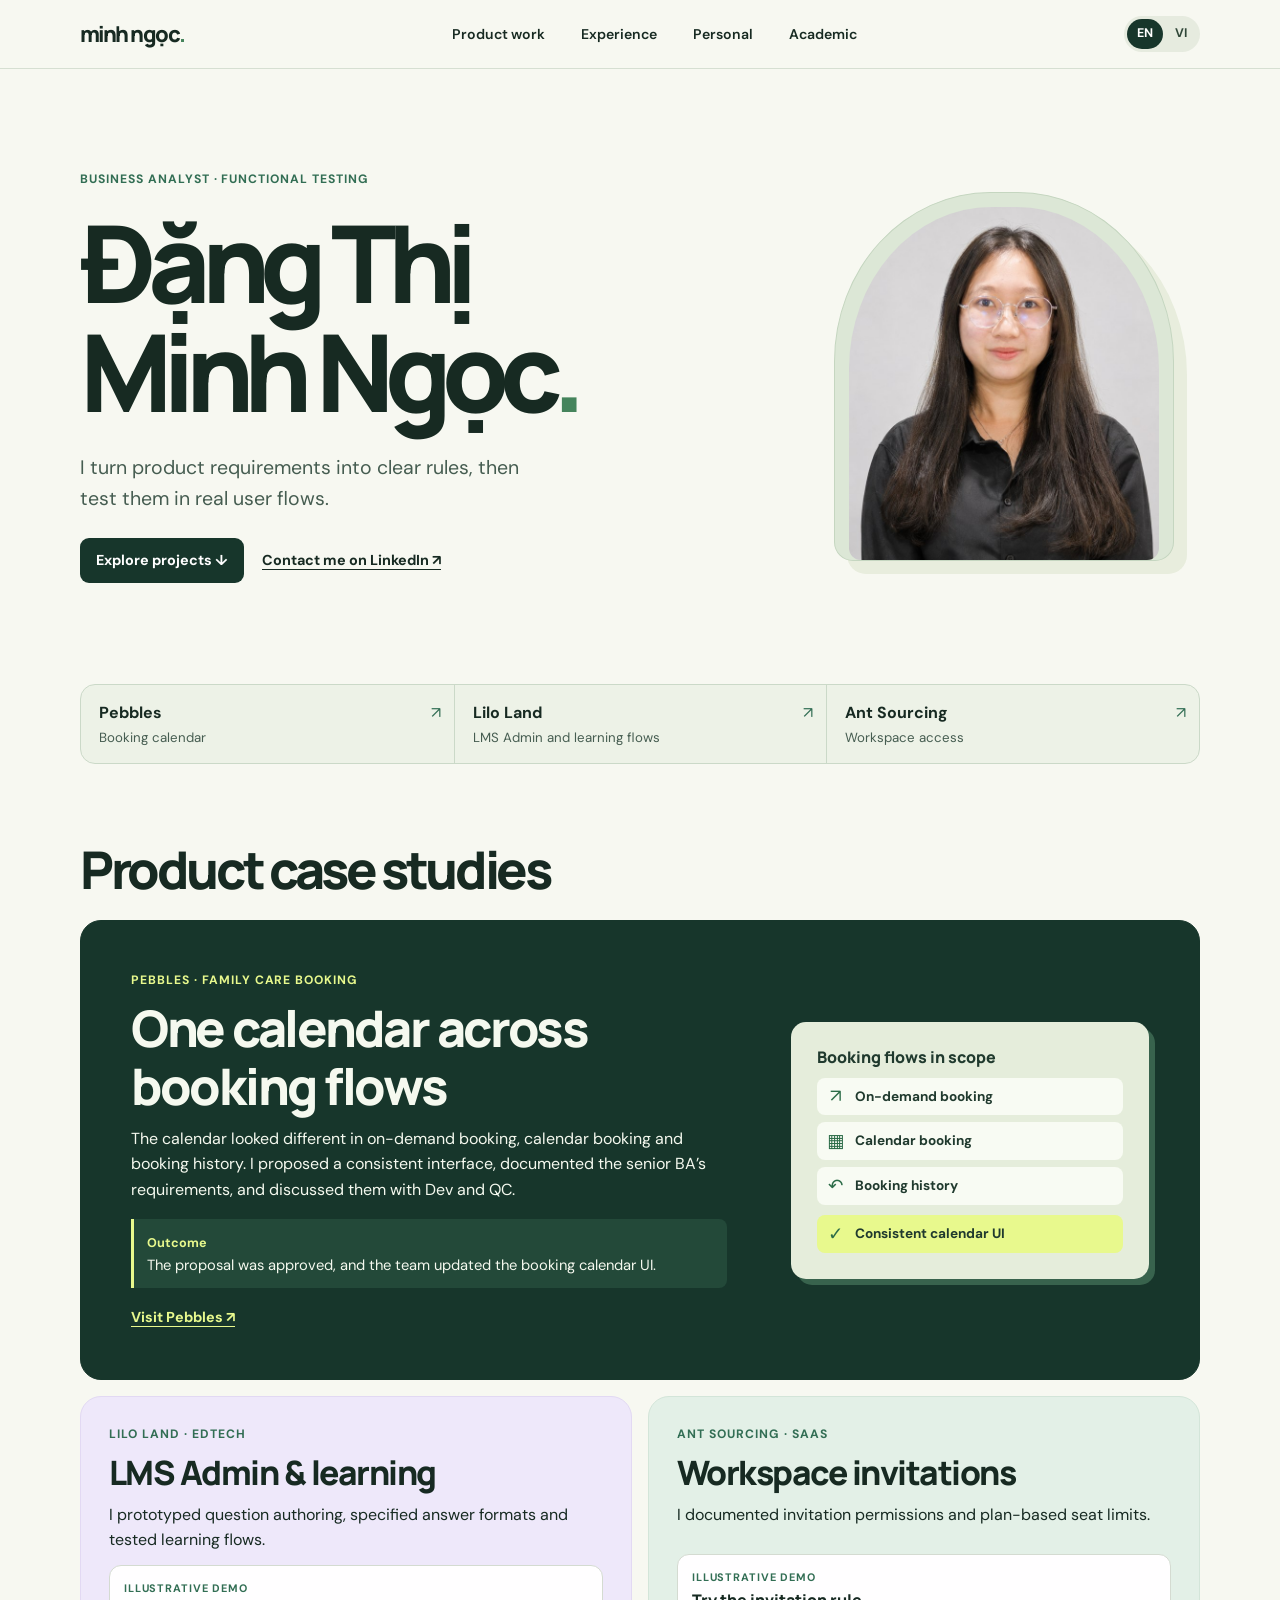
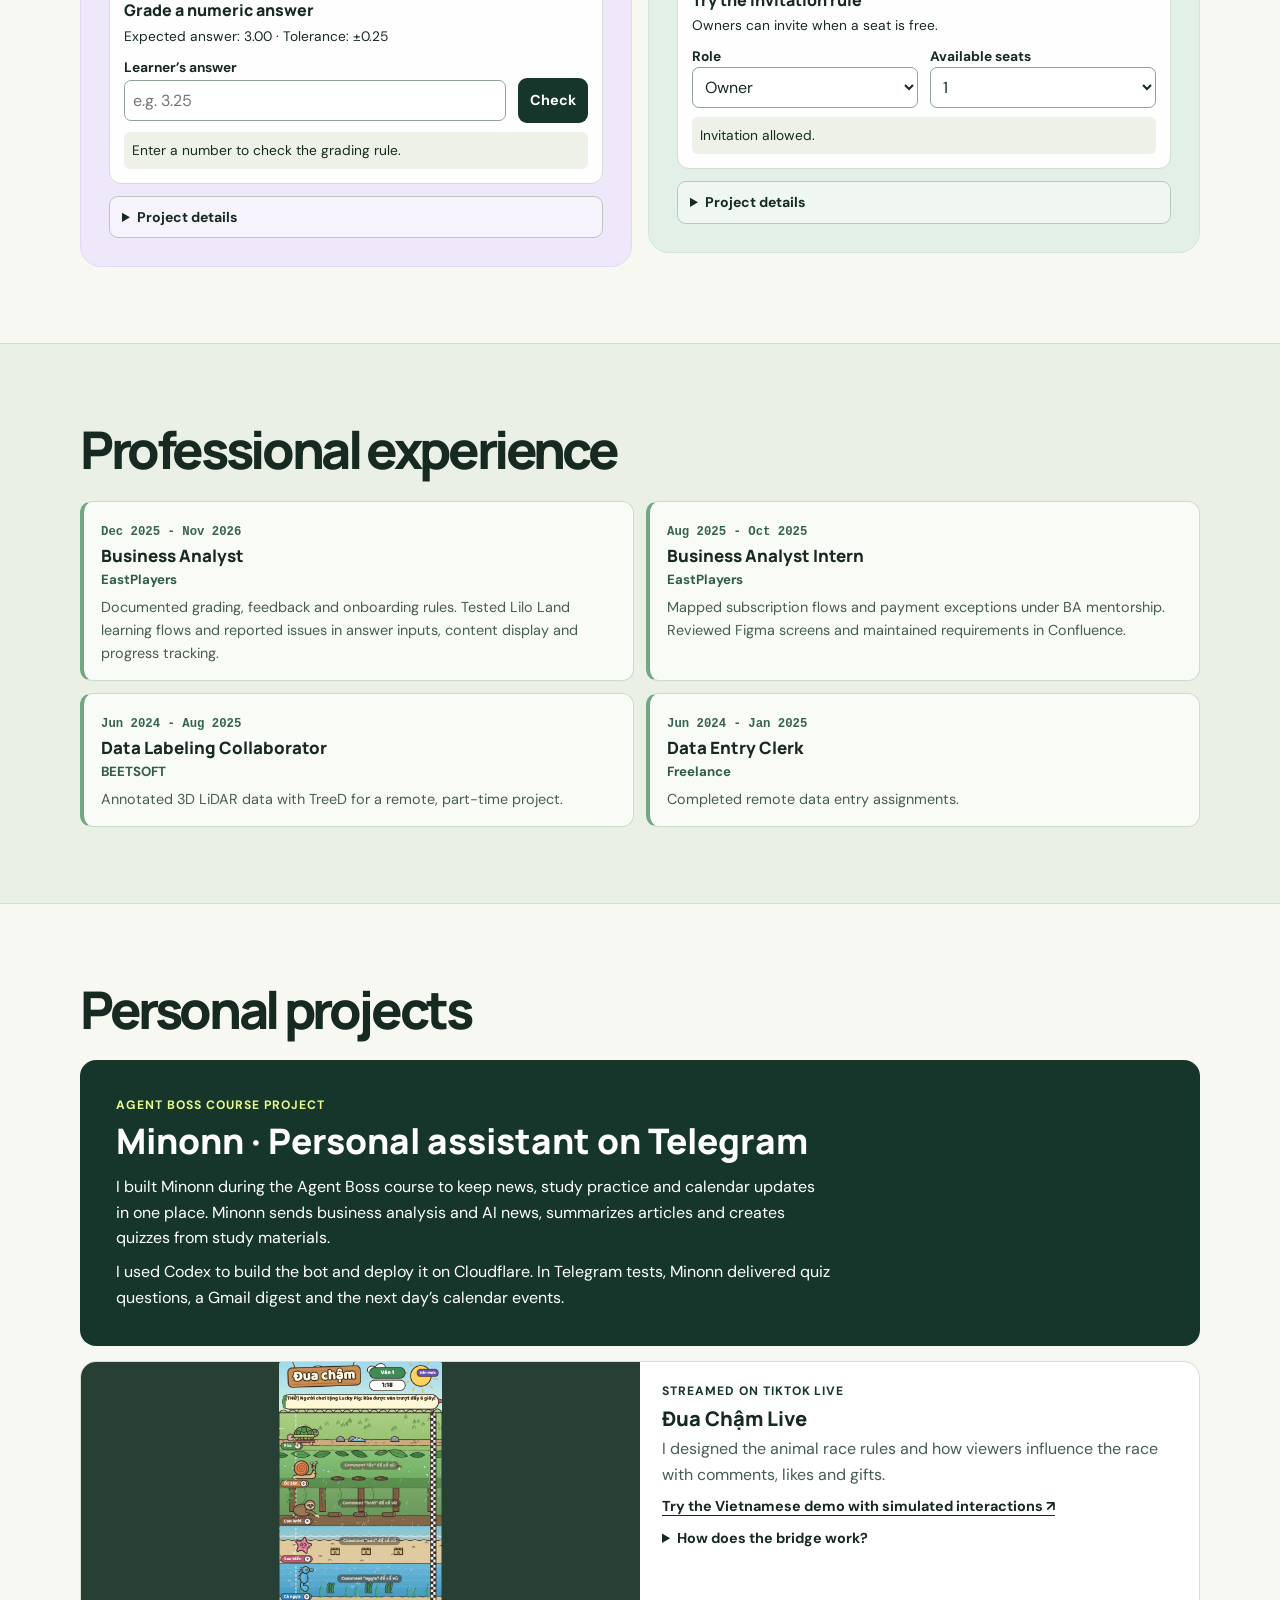
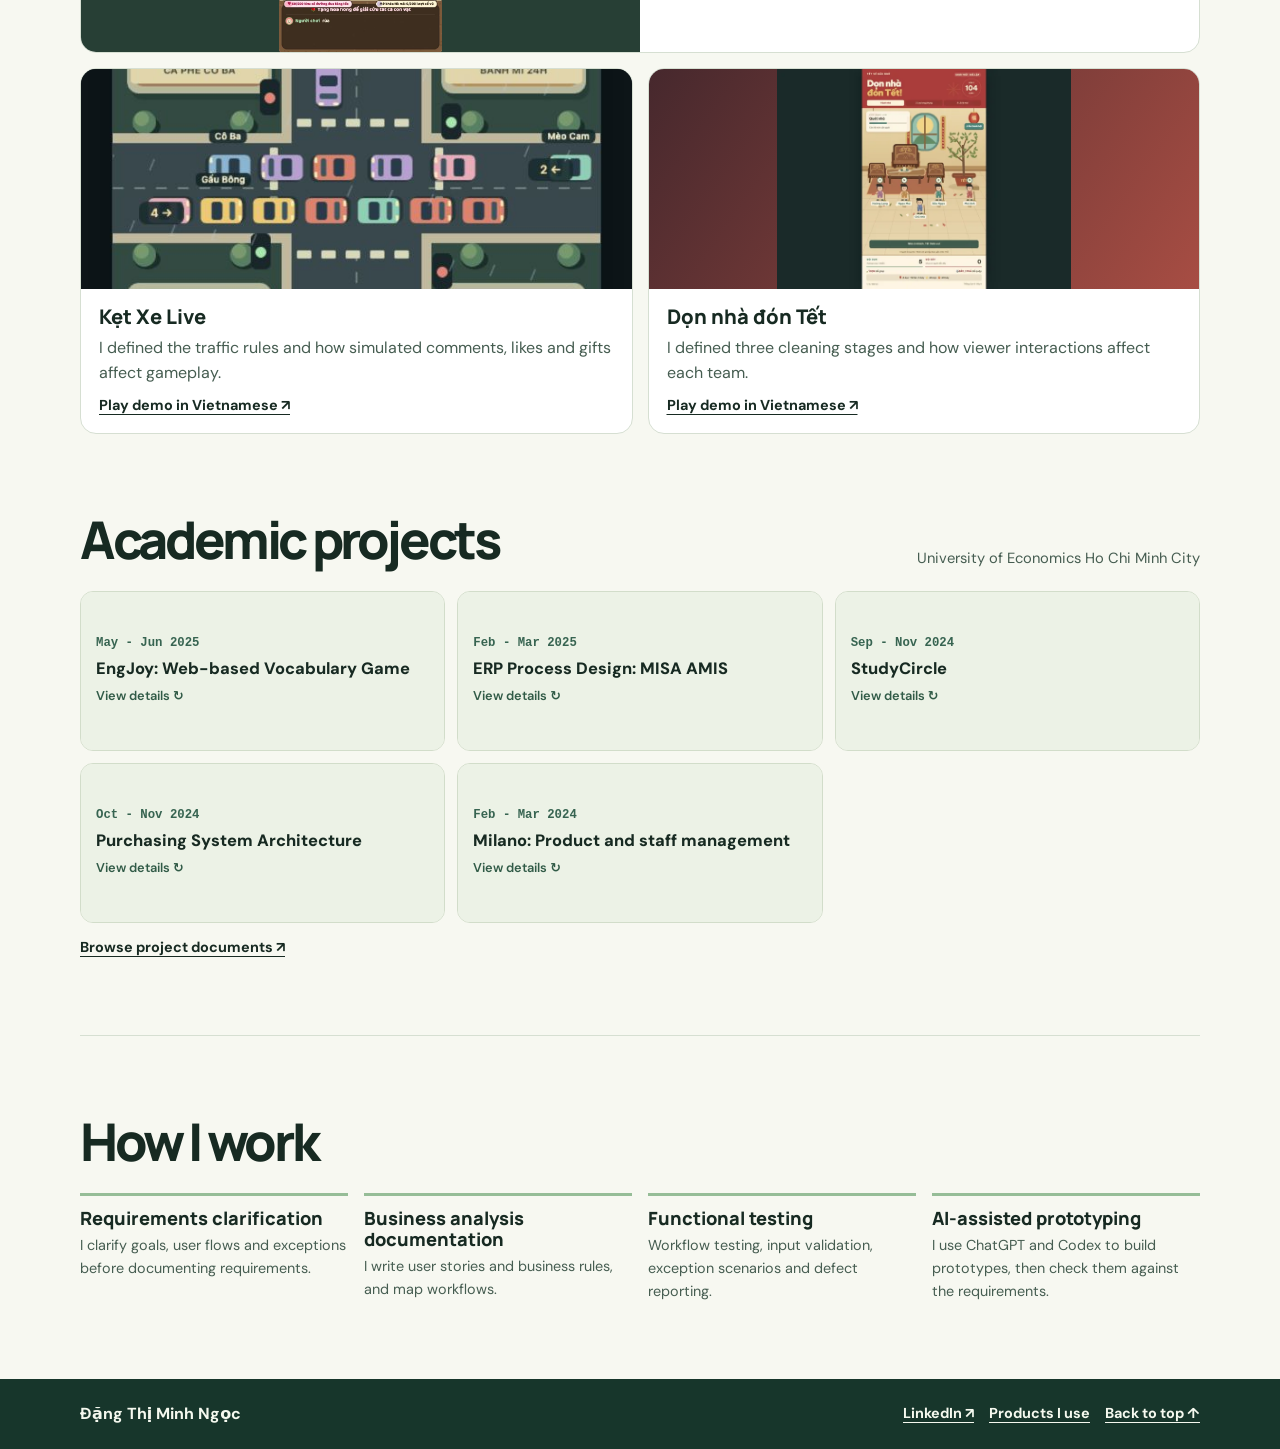
<file: index.html>
<!doctype html>
<html lang="en">
<head>
<meta charset="utf-8">
<meta name="viewport" content="width=device-width,initial-scale=1">
<meta name="description" content="Đặng Thị Minh Ngọc’s portfolio of business analysis, functional testing and AI-assisted prototyping.">
<title>Minh Ngọc · Business Analyst Portfolio</title>
<link rel="stylesheet" href="style.css?v=20261113-3">
<script src="portfolio.js?v=20261112-4" defer></script>
</head>
<body>
<a data-vi="Bỏ qua đến nội dung" href="#main" class="skip">Skip to content</a>
<header class="topbar">
  <div class="shell navigation">
    <a class="wordmark" href="#main">minh ngọc<span>.</span></a>
    <nav aria-label="Main navigation" data-vi-aria-label="Điều hướng chính">
      <a data-vi="Dự án công việc" href="#work" class="">Product work</a>
      <a data-vi="Kinh nghiệm" href="#experience" class="">Experience</a>
      <a data-vi="Cá nhân" href="#personal" class="">Personal</a>
      <a data-vi="Học thuật" href="#academic" class="">Academic</a>
    </nav>
    <div class="languages" role="group" aria-label="Language" data-vi-aria-label="Ngôn ngữ">
      <button type="button" data-language="en" aria-pressed="true" lang="en" aria-label="English">EN</button>
      <button type="button" data-language="vi" aria-pressed="false" lang="vi" aria-label="Tiếng Việt">VI</button>
    </div>
  </div>
</header>
<main id="main">
  <section class="shell hero">
    <div class="hero-copy">
      <p data-vi="Business Analyst · Kiểm thử chức năng" class="eyebrow">Business Analyst · Functional Testing</p>
      <h1>Đặng Thị<br>Minh Ngọc<span>.</span></h1>
      <p data-vi="Mình chuyển yêu cầu sản phẩm thành quy tắc rõ ràng, rồi kiểm tra chúng trên luồng người dùng thực tế." class="intro">I turn product requirements into clear rules, then test them in real user flows.</p>
      <div class="actions"><a data-vi="Xem dự án ↓" href="#work" class="button">Explore projects ↓</a><a data-vi="Liên hệ qua LinkedIn ↗" href="https://www.linkedin.com/in/minhngoc2004" class="text-link">Contact me on LinkedIn ↗</a></div>
    </div>
    <figure class="hero-photo"><img src="portrait-ngoc.jpg" alt="Portrait of Đặng Thị Minh Ngọc" data-vi-alt="Ảnh chân dung Đặng Thị Minh Ngọc" width="648" height="810" fetchpriority="high"></figure>
  </section>
  <nav class="shell quicklinks" aria-label="Product projects" data-vi-aria-label="Các dự án công việc">
    <a href="#pebbles"><strong>Pebbles</strong><span data-vi="Lịch đặt dịch vụ">Booking calendar</span><i aria-hidden="true">↗</i></a>
    <a href="#lilo"><strong>Lilo Land</strong><span data-vi="LMS Admin và luồng học">LMS Admin and learning flows</span><i aria-hidden="true">↗</i></a>
    <a href="#ant"><strong>Ant Sourcing</strong><span data-vi="Quyền trong không gian làm việc">Workspace access</span><i aria-hidden="true">↗</i></a>
  </nav>

  <section class="shell work" id="work">
    <header class="section-head"><h2 data-vi="Dự án công việc">Product case studies</h2></header>
    <article class="case pebbles" id="pebbles">
      <div class="case-copy">
        <p data-vi="Pebbles · Đặt dịch vụ chăm sóc gia đình" class="eyebrow">Pebbles · Family care booking</p>
        <h3 data-vi="Một giao diện lịch cho ba luồng đặt dịch vụ">One calendar across booking flows</h3>
        <p data-vi="Giao diện lịch khác nhau ở ba luồng: đặt theo nhu cầu, đặt theo lịch và xem lịch sử đặt dịch vụ. Mình đề xuất đồng bộ giao diện, viết tài liệu theo yêu cầu từ BA senior và trao đổi với Dev, QC.">The calendar looked different in on-demand booking, calendar booking and booking history. I proposed a consistent interface, documented the senior BA’s requirements, and discussed them with Dev and QC.</p>
        <div class="outcome">
          <strong data-vi="Kết quả">Outcome</strong>
          <p data-vi="Đề xuất được duyệt và đội dự án đã sửa giao diện lịch đặt dịch vụ.">The proposal was approved, and the team updated the booking calendar UI.</p>
        </div>
        <a data-vi="Xem Pebbles ↗" href="https://www.pebbles.vn/" class="text-link">Visit Pebbles ↗</a>
      </div>
      <div class="booking-visual">
        <h4 data-vi="Ba luồng được đối chiếu">Booking flows in scope</h4>
        <ol>
          <li><span aria-hidden="true">↗</span><strong data-vi="Đặt theo nhu cầu">On-demand booking</strong></li>
          <li><span aria-hidden="true">▦</span><strong data-vi="Đặt theo lịch">Calendar booking</strong></li>
          <li><span aria-hidden="true">↶</span><strong data-vi="Lịch sử đặt dịch vụ">Booking history</strong></li>
        </ol>
        <div class="booking-result"><span aria-hidden="true">✓</span><strong data-vi="Giao diện lịch nhất quán">Consistent calendar UI</strong></div>
      </div>
    </article>
    <div class="work-grid">
      <article class="case lilac" id="lilo">
        <div class="case-copy">
          <p data-vi="Lilo Land · Công nghệ giáo dục" class="eyebrow">Lilo Land · EdTech</p>
          <h3 data-vi="LMS Admin và luồng học">LMS Admin &amp; learning</h3>
          <p data-vi="Mình dựng prototype soạn câu hỏi, đặc tả nhiều dạng trả lời và kiểm thử luồng học.">I prototyped question authoring, specified answer formats and tested learning flows.</p>
        </div>
        <div class="sample">
          <p data-vi="Bản minh họa" class="eyebrow">Illustrative demo</p>
          <h4 data-vi="Chấm đáp án số">Grade a numeric answer</h4>
          <p data-vi="Đáp án đúng: 3.00 · Sai số cho phép: ±0.25">Expected answer: 3.00 · Tolerance: ±0.25</p>
          <form id="grade">
            <label data-vi="Đáp án của người học" for="answer">Learner’s answer</label>
            <div class="row"><input id="answer" type="number" step="any" placeholder="e.g. 3.25" data-vi-placeholder="Ví dụ: 3.25"><button data-vi="Kiểm tra" type="submit">Check</button></div>
          </form>
          <p id="grade-result" role="status"></p>

        </div>
        <details class="case-more">
          <summary data-vi="Xem chi tiết dự án">Project details</summary>
            <ul class="lilo-scope">
            <li><strong data-vi="Prototype LMS Admin">LMS Admin prototype</strong><p data-vi="Mình dùng Codex dựng bản mẫu Question Builder để cấu hình đáp án và xem trước giao diện học viên. Sau khi thử luồng, mình ghi lại các điểm cần sửa và trao đổi với team.">I used Codex to build a Question Builder prototype with answer configuration and a learner preview. I tried the flows and recorded changes for team review.</p></li>
            <li><strong data-vi="Dạng trả lời và ngân hàng câu hỏi">Answer types and question bank</strong><p data-vi="Mình mô tả cách cấu hình, kiểm tra và xuất bản câu hỏi với nhiều dạng trả lời: chọn một hoặc nhiều, nhập chữ hoặc số, thanh trượt, sắp xếp và trả lời bằng đồng hồ.">I documented configuration, validation and publishing states for multiple formats, including single and multiple selection, text and numeric input, sliders, ordering and clock-based answers.</p></li>
            <li><strong data-vi="Luồng học và phản hồi">Learning flows and feedback</strong><p data-vi="Mình kiểm thử luồng học, ghi nhận lỗi và viết tài liệu báo lỗi cho câu hỏi, bài học và phản hồi AI. Mình cũng rà độ chính xác của nội dung Toán do AI tạo.">I tested learning flows, logged defects and documented reporting for questions, lessons and AI responses. I also reviewed AI-generated maths content.</p></li>
            </ul>
            <a data-vi="Xem Lilo Land ↗" href="https://liloland.ai/" class="text-link">Visit Lilo Land ↗</a>
          <details><summary data-vi="Xem tình huống kiểm thử mẫu">View sample test scenarios</summary>
            <table><thead><tr><th data-vi="Đầu vào" scope="col">Input</th><th data-vi="Kết quả mong đợi" scope="col">Expected result</th></tr></thead>
              <tbody><tr><td>3.25</td><td data-vi="Chấp nhận ở ngưỡng trên">Accepted at the upper boundary</td></tr><tr><td>3.26</td><td data-vi="Vượt khoảng cho phép">Outside the allowed range</td></tr><tr><td data-vi="Để trống">Empty</td><td data-vi="Nhắc nhập số">Prompt to enter a number</td></tr></tbody>
            </table>
          </details>
        </details>
      </article>
      <article class="case mint" id="ant">
        <div class="case-copy">
          <p data-vi="Ant Sourcing · SaaS" class="eyebrow">Ant Sourcing · SaaS</p>
          <h3 data-vi="Quyền mời thành viên">Workspace invitations</h3>
          <p data-vi="Mình viết quy tắc về quyền mời thành viên và giới hạn số chỗ theo gói.">I documented invitation permissions and plan-based seat limits.</p>
        </div>
        <div class="sample">
          <p data-vi="Bản minh họa" class="eyebrow">Illustrative demo</p>
          <h4 data-vi="Thử quy tắc mời thành viên">Try the invitation rule</h4>
          <p data-vi="Chủ không gian có thể mời khi còn chỗ.">Owners can invite when a seat is free.</p>
          <div class="fields">
            <div><label data-vi="Vai trò" for="role">Role</label><select id="role"><option data-vi="Chủ không gian" value="owner">Owner</option><option data-vi="Thành viên" value="member">Member</option></select></div>
            <div><label data-vi="Số chỗ còn lại" for="seats">Available seats</label><select id="seats"><option value="1">1</option><option value="0">0</option></select></div>
          </div>
          <p id="invite-result" role="status"></p>
        </div>
        <details class="case-more">
          <summary data-vi="Xem chi tiết dự án">Project details</summary>
          <p data-vi="Mình viết tài liệu về vai trò, quyền mời thành viên, số chỗ theo gói và ảnh hưởng khi không gian làm việc hạ gói.">I documented workspace roles, invitation rules, plan-based seat limits and what happens when a workspace moves to a smaller plan.</p>
          <ul><li data-vi="Xác định vai trò nào được mời thành viên.">Define which roles can invite members.</li><li data-vi="Kiểm tra số chỗ trước khi cho phép mời.">Check seat capacity before allowing an invitation.</li><li data-vi="Mô tả ảnh hưởng khi đổi gói.">Document what happens when the plan changes.</li></ul>
        </details>
      </article>
    </div>
  </section>

  <section class="experience-band" id="experience">
    <div class="shell experience">
      <header class="section-head"><h2 data-vi="Kinh nghiệm làm việc">Professional experience</h2></header>
      <ol class="timeline">
        <li><span data-vi="12/2025 - 11/2026" class="date">Dec 2025 - Nov 2026</span><div><h3 data-vi="Business Analyst">Business Analyst</h3><strong class="company">EastPlayers</strong><p data-vi="Viết tài liệu về quy tắc chấm điểm, gửi phản hồi và hướng dẫn người dùng mới. Kiểm thử luồng học ở Lilo Land và ghi nhận lỗi nhập đáp án, hiển thị nội dung, theo dõi tiến độ.">Documented grading, feedback and onboarding rules. Tested Lilo Land learning flows and reported issues in answer inputs, content display and progress tracking.</p></div></li>
        <li><span data-vi="08/2025 - 10/2025" class="date">Aug 2025 - Oct 2025</span><div><h3 data-vi="Thực tập sinh Business Analyst">Business Analyst Intern</h3><strong class="company">EastPlayers</strong><p data-vi="Vẽ luồng đăng ký gói và mô tả ngoại lệ thanh toán dưới hướng dẫn của BA. Rà soát màn hình Figma và cập nhật yêu cầu trên Confluence.">Mapped subscription flows and payment exceptions under BA mentorship. Reviewed Figma screens and maintained requirements in Confluence.</p></div></li>
        <li><span data-vi="06/2024 - 08/2025" class="date">Jun 2024 - Aug 2025</span><div><h3 data-vi="Cộng tác viên gán nhãn dữ liệu">Data Labeling Collaborator</h3><strong class="company">BEETSOFT</strong><p data-vi="Gán nhãn dữ liệu LiDAR 3D bằng TreeD trong dự án bán thời gian từ xa.">Annotated 3D LiDAR data with TreeD for a remote, part-time project.</p></div></li>
        <li><span data-vi="06/2024 - 01/2025" class="date">Jun 2024 - Jan 2025</span><div><h3 data-vi="Nhân viên nhập liệu">Data Entry Clerk</h3><strong class="company">Freelance</strong><p data-vi="Thực hiện các công việc nhập liệu tự do từ xa.">Completed remote data entry assignments.</p></div></li>
      </ol>
    </div>
  </section>

  <section class="shell personal" id="personal">
    <header class="section-head"><h2 data-vi="Dự án cá nhân">Personal projects</h2></header>
    <article class="minonn-card" id="minonn">
      <p class="eyebrow" data-vi="Dự án khóa Agent Boss">Agent Boss course project</p>
      <h3 data-vi="Minonn · Trợ lý cá nhân trên Telegram">Minonn · Personal assistant on Telegram</h3>
      <p data-vi="Mình làm Minonn trong khóa Agent Boss để gom việc đọc tin, ôn bài và xem lịch vào một chỗ. Minonn gửi bản tin về Business Analyst và AI, tóm tắt bài viết và tạo câu hỏi ôn tập từ tài liệu học.">I built Minonn during the Agent Boss course to keep news, study practice and calendar updates in one place. Minonn sends business analysis and AI news, summarizes articles and creates quizzes from study materials.</p>
      <p data-vi="Mình dùng Codex để xây bot và đưa lên Cloudflare. Khi thử trên Telegram, Minonn đã gửi câu hỏi ôn tập, bản tóm tắt Gmail và lịch hẹn ngày hôm sau.">I used Codex to build the bot and deploy it on Cloudflare. In Telegram tests, Minonn delivered quiz questions, a Gmail digest and the next day’s calendar events.</p>
    </article>
    <div class="personal-grid">
      <article class="game-card featured-game" id="dua-cham">
        <a class="game-shot slow-shot" href="dua-cham-live.html" aria-label="Try Đua Chậm Live" data-vi-aria-label="Chơi thử Đua Chậm Live"><img src="dua-cham-live.webp" alt="Animal racers on the Đua Chậm Live track" data-vi-alt="Các con vật trên đường đua Đua Chậm Live" width="540" height="960"></a>
        <div class="game-copy">
          <p class="eyebrow" data-vi="Đã phát trên TikTok LIVE">Streamed on TikTok LIVE</p>
          <h3>Đua Chậm Live</h3>
          <p data-vi="Mình thiết kế luật đua thú và cách khán giả dùng bình luận, tim và quà để tác động đến cuộc đua.">I designed the animal race rules and how viewers influence the race with comments, likes and gifts.</p>
          <a class="text-link" href="dua-cham-live.html" data-vi="Chơi thử với tương tác mô phỏng ↗">Try the Vietnamese demo with simulated interactions ↗</a>
          <details>
            <summary data-vi="Cầu nối hoạt động thế nào?">How does the bridge work?</summary>
            <ul>
              <li data-vi="Cầu nối dùng tiktok-live-connector và Euler Stream để nhận sự kiện từ TikTok LIVE, rồi gửi qua WebSocket tới game trên cùng máy.">The bridge uses tiktok-live-connector and Euler Stream to receive TikTok LIVE events and forwards them to the game on the same computer over WebSocket.</li>
              <li data-vi="Gõ “rùa” để vào phe Rùa và cổ vũ. Khi Rùa lật, gõ “lật” để giúp Rùa chạy tiếp.">Type “rùa” to join and cheer for the turtle. If it flips over, type “lật” to help it get back on the track.</li>
              <li data-vi="Tim có thể kích hoạt tăng tốc. Cầu nối chỉ tính phần tăng thêm trong mỗi chuỗi quà. Hoa hồng cứu các con vật gặp sự cố, còn Lucky Pig gọi Heo may mắn vào ván sau.">Likes can trigger a speed boost. The bridge counts only new gifts in each streak. A Rose rescues racers in trouble, while Lucky Pig adds a racer to the next round.</li>
            </ul>
          </details>
        </div>
      </article>
      <article class="game-card" id="game">
        <a class="game-shot traffic-shot" href="ket-xe-live.html" aria-label="Play Kẹt Xe Live" data-vi-aria-label="Chơi Kẹt Xe Live"><img src="ket-xe-preview-road.png" alt="Early prototype of Kẹt Xe Live showing cars at an intersection" data-vi-alt="Bản mẫu đầu của Kẹt Xe Live với xe ở ngã tư" width="609" height="1049" loading="lazy"></a>
        <div class="game-copy"><h3>Kẹt Xe Live</h3><p data-vi="Mình thiết kế luật giao thông và cách bình luận, lượt thích, quà giả lập tác động đến trò chơi.">I defined the traffic rules and how simulated comments, likes and gifts affect gameplay.</p><a data-vi="Chơi thử ↗" href="ket-xe-live.html" class="text-link">Play demo in Vietnamese ↗</a></div>
      </article>
      <article class="game-card" id="tet">
        <a class="game-shot tet-shot" href="don-nha-don-tet.html" aria-label="Play Dọn nhà đón Tết" data-vi-aria-label="Chơi Dọn nhà đón Tết"><img src="don-nha-don-tet.webp" alt="Dọn nhà đón Tết game preview" data-vi-alt="Ảnh xem trước trò Dọn nhà đón Tết" loading="lazy"></a>
        <div class="game-copy"><h3>Dọn nhà đón Tết</h3><p data-vi="Mình thiết kế ba công đoạn dọn nhà và cách tương tác của người xem tác động đến hai đội.">I defined three cleaning stages and how viewer interactions affect each team.</p><a data-vi="Chơi thử ↗" href="don-nha-don-tet.html" class="text-link">Play demo in Vietnamese ↗</a></div>
      </article>
    </div>
  </section>

  <section class="shell academic" id="academic">
    <header class="section-head"><h2 data-vi="Dự án học thuật">Academic projects</h2><p data-vi="Đại học Kinh tế TP. Hồ Chí Minh">University of Economics Ho Chi Minh City</p></header>
    <div class="academic-grid">
      <article class="flashcard" id="academic-engjoy">
        <button type="button" class="flash-front" aria-expanded="false" aria-controls="back-engjoy" aria-label="Show details for EngJoy: Web-based Vocabulary Game" data-vi-aria-label="Xem chi tiết EngJoy: Game học từ vựng trên web">
          <span data-vi="05/2025 - 06/2025" class="date">May - Jun 2025</span><span data-vi="EngJoy: Game học từ vựng trên web" class="flash-title">EngJoy: Web-based Vocabulary Game</span><span data-vi="Xem chi tiết ↻" class="flip-label">View details ↻</span>
        </button>
        <div class="flash-back" id="back-engjoy" hidden>
          <h3 data-vi="EngJoy: Game học từ vựng trên web">EngJoy: Web-based Vocabulary Game</h3><p data-vi="Viết luật chơi, mô tả hồ sơ người chơi và chức năng quản trị. Cùng nhóm thiết kế màn hình Figma và làm HTML/CSS cơ bản.">Documented game rules, player profiles and admin functions. Collaborated on Figma screens and basic HTML/CSS.</p>
          <div class="flash-actions"><a data-vi="Xem báo cáo ↗" href="https://docs.google.com/document/d/1dNjX5v_rsX0HrX28JHPw7jKJvVsQjru3HHD4b1sFQSo/view" class="text-link">View project report ↗</a><button data-vi="Lật lại ↺" type="button" class="flash-return">Back ↺</button></div>
        </div>
      </article>
      <article class="flashcard" id="academic-erp">
        <button type="button" class="flash-front" aria-expanded="false" aria-controls="back-erp" aria-label="Show details for ERP Process Design: MISA AMIS" data-vi-aria-label="Xem chi tiết Thiết kế quy trình ERP: MISA AMIS">
          <span data-vi="02/2025 - 03/2025" class="date">Feb - Mar 2025</span><span data-vi="Thiết kế quy trình ERP: MISA AMIS" class="flash-title">ERP Process Design: MISA AMIS</span><span data-vi="Xem chi tiết ↻" class="flip-label">View details ↻</span>
        </button>
        <div class="flash-back" id="back-erp" hidden>
          <h3 data-vi="Thiết kế quy trình ERP: MISA AMIS">ERP Process Design: MISA AMIS</h3><p data-vi="Mô tả quy trình mua hàng, xuất kho và đề xuất quy trình mới cho một chuỗi cà phê.">Mapped purchasing and warehouse dispatch and proposed revised processes for a coffee retail chain.</p>
          <div class="flash-actions"><button data-vi="Lật lại ↺" type="button" class="flash-return">Back ↺</button></div>
        </div>
      </article>
      <article class="flashcard" id="academic-study">
        <button type="button" class="flash-front" aria-expanded="false" aria-controls="back-study" aria-label="Show details for StudyCircle" data-vi-aria-label="Xem chi tiết StudyCircle">
          <span data-vi="09/2024 - 11/2024" class="date">Sep - Nov 2024</span><span data-vi="StudyCircle" class="flash-title">StudyCircle</span><span data-vi="Xem chi tiết ↻" class="flip-label">View details ↻</span>
        </button>
        <div class="flash-back" id="back-study" hidden>
          <h3 data-vi="StudyCircle">StudyCircle</h3><p data-vi="Tham gia xác định tính năng, tìm hiểu thuật toán và dựng giao diện WordPress sơ bộ cho ứng dụng học tập nhóm.">Helped define features, researched algorithms and built a preliminary WordPress interface for a student collaboration app.</p>
          <div class="flash-actions"><a data-vi="Xem báo cáo ↗" href="https://docs.google.com/document/d/1-D1Rdw1nfW8jF8IKdkCRYroiP7zIFr1aZHZcARlLDfw/view" class="text-link">View project report ↗</a><button data-vi="Lật lại ↺" type="button" class="flash-return">Back ↺</button></div>
        </div>
      </article>
      <article class="flashcard" id="academic-architecture">
        <button type="button" class="flash-front" aria-expanded="false" aria-controls="back-architecture" aria-label="Show details for Purchasing System Architecture" data-vi-aria-label="Xem chi tiết Kiến trúc hệ thống mua hàng">
          <span data-vi="10/2024 - 11/2024" class="date">Oct - Nov 2024</span><span data-vi="Kiến trúc hệ thống mua hàng" class="flash-title">Purchasing System Architecture</span><span data-vi="Xem chi tiết ↻" class="flip-label">View details ↻</span>
        </button>
        <div class="flash-back" id="back-architecture" hidden>
          <h3 data-vi="Kiến trúc hệ thống mua hàng">Purchasing System Architecture</h3><p data-vi="Đồ án nhóm về hoạt động mua hàng tại Vinut. Nhóm mô tả quy trình, thiết kế chức năng, sơ đồ quan hệ thực thể và lược đồ cơ sở dữ liệu.">Team project on purchasing operations at Vinut. Mapped purchasing processes and designed functions, an entity relationship diagram and a database schema.</p>
          <div class="flash-actions"><a data-vi="Xem báo cáo ↗" href="https://docs.google.com/document/d/1ZrGFgz8jDuLn7YAg0ONEC8E73c12IkRY_nWudSZBiCc/view" class="text-link">View project report ↗</a><button data-vi="Lật lại ↺" type="button" class="flash-return">Back ↺</button></div>
        </div>
      </article>
      <article class="flashcard" id="academic-milano">
        <button type="button" class="flash-front" aria-expanded="false" aria-controls="back-milano" aria-label="Show details for Milano: Product and staff management" data-vi-aria-label="Xem chi tiết Milano: Quản lý sản phẩm và nhân sự">
          <span data-vi="02/2024 - 03/2024" class="date">Feb - Mar 2024</span><span data-vi="Milano: Quản lý sản phẩm và nhân sự" class="flash-title">Milano: Product and staff management</span><span data-vi="Xem chi tiết ↻" class="flip-label">View details ↻</span>
        </button>
        <div class="flash-back" id="back-milano" hidden>
          <h3 data-vi="Milano: Quản lý sản phẩm và nhân sự">Milano: Product and staff management</h3><p data-vi="Phân tích luồng công việc và dùng BPMN để mô hình hóa quy trình đề xuất cho một công ty giả định.">Analysed workflows and modelled proposed changes with BPMN for a fictional company.</p>
          <div class="flash-actions"><button data-vi="Lật lại ↺" type="button" class="flash-return">Back ↺</button></div>
        </div>
      </article>
    </div>
    <a data-vi="Xem thư mục tài liệu dự án ↗" href="https://drive.google.com/drive/folders/10Fy2Ztb4IAfSUPyuUKU3ZJGUGBZJPNnF" class="text-link academic-folder">Browse project documents ↗</a>
  </section>

  <section class="shell skills" id="skills">
    <header class="section-head"><h2 data-vi="Cách mình làm việc">How I work</h2></header>
    <div class="skills-grid">
      <div><h3 data-vi="Làm rõ yêu cầu">Requirements clarification</h3><p data-vi="Làm rõ mục tiêu, luồng người dùng và các trường hợp ngoại lệ trước khi viết yêu cầu.">I clarify goals, user flows and exceptions before documenting requirements.</p></div>
      <div><h3 data-vi="Viết tài liệu nghiệp vụ">Business analysis documentation</h3><p data-vi="Viết user story, quy tắc nghiệp vụ và sơ đồ quy trình.">I write user stories and business rules, and map workflows.</p></div>
      <div><h3 data-vi="Kiểm thử chức năng">Functional testing</h3><p data-vi="Kiểm thử luồng, kiểm tra dữ liệu nhập, tình huống ngoại lệ và ghi nhận lỗi.">Workflow testing, input validation, exception scenarios and defect reporting.</p></div>
      <div><h3 data-vi="Dùng AI để dựng bản mẫu">AI-assisted prototyping</h3><p data-vi="Dùng ChatGPT và Codex để dựng bản mẫu rồi đối chiếu kết quả với yêu cầu.">I use ChatGPT and Codex to build prototypes, then check them against the requirements.</p></div>
    </div>
  </section>
</main>
<footer class="site-footer"><div class="shell footer"><span>Đặng Thị Minh Ngọc</span><a data-vi="LinkedIn ↗" href="https://www.linkedin.com/in/minhngoc2004" class="text-link">LinkedIn ↗</a><a data-vi="Sản phẩm mình dùng" href="san-pham.html" class="text-link">Products I use</a><a data-vi="Về đầu trang ↑" href="#main" class="text-link">Back to top ↑</a></div></footer>
</body>
</html>
</file>
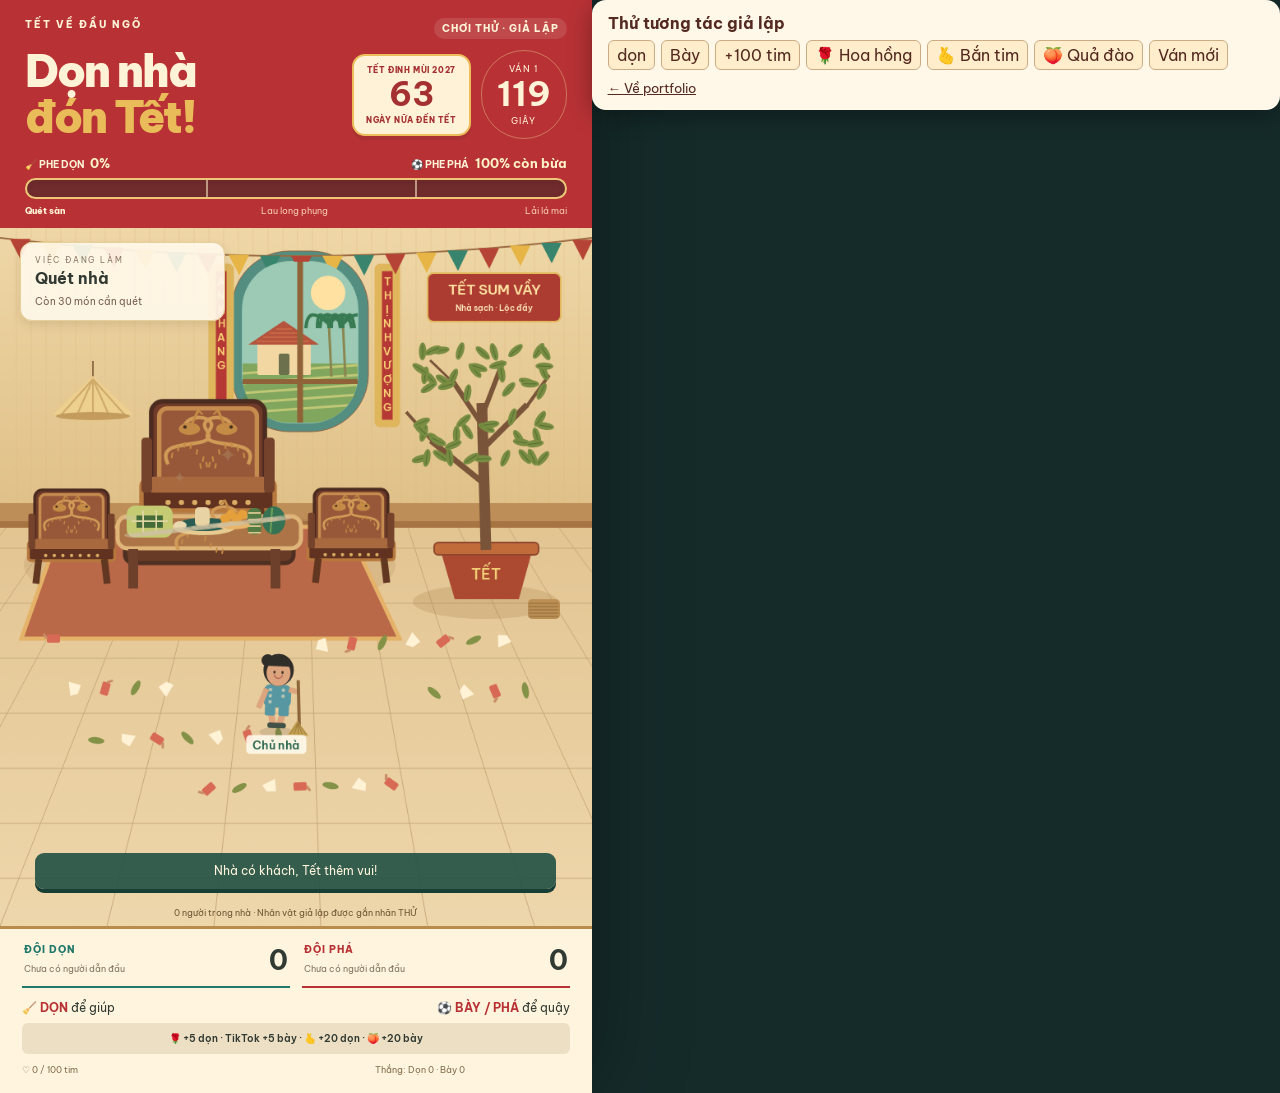
<file: don-nha-don-tet.html>
<!doctype html><html lang="vi"><meta charset="utf-8"><meta name="viewport" content="width=device-width,initial-scale=1"><title>Dọn nhà đón Tết</title><style>@import url('https://fonts.googleapis.com/css2?family=Be+Vietnam+Pro:wght@400;500;600;700;800;900&display=swap');
:root{--ink:#313a32;--red:#b83235;--gold:#e9bb59;--cream:#fff3d7;--green:#20786b}*{box-sizing:border-box}body{margin:0;font-family:'Be Vietnam Pro',Arial,sans-serif;color:var(--ink)}button,input,select{font:inherit}button{cursor:pointer;border:0;border-radius:10px;padding:12px 16px;font-weight:700;background:var(--green);color:white}button:hover{filter:brightness(1.1)}button:disabled{opacity:.4;cursor:not-allowed}button.secondary{background:#e9e7dd;color:var(--ink)}button.danger{background:var(--red)}.game-body{background:#152b2a;display:flex;align-items:flex-start;justify-content:center;min-height:100vh}#game{width:min(100vw,620px);background:var(--cream);position:relative;overflow:hidden;box-shadow:0 0 90px #0005}header{padding:18px 25px 12px;background:#b83235;color:var(--cream);position:relative}header:after{content:'✳';position:absolute;right:125px;top:36px;font-size:100px;color:#e9bb591e;pointer-events:none}.eyebrow{display:flex;justify-content:space-between;font-size:10px;letter-spacing:2px;font-weight:800}.eyebrow span:last-child{background:#ffffff1d;padding:4px 8px;border-radius:20px;letter-spacing:1px}.title-row{display:flex;justify-content:space-between;align-items:center;margin:10px 0}h1{font-size:44px;letter-spacing:-2px;line-height:1.04;margin:0;font-weight:900}h1 em{font-style:normal;color:var(--gold)}.timer{border:1px solid #f2d69a66;border-radius:60px;text-align:center;min-width:85px;padding:12px 15px}.timer small,.timer span{display:block;font-size:9px;letter-spacing:1px}.timer strong{font-size:34px;line-height:1.2}.steps{display:flex;gap:7px;margin-top:15px}.step{flex:1;padding:8px 4px;text-align:center;border-radius:6px;background:#79252555;font-size:10px;color:#f4dcc0}.step.active{background:var(--cream);color:var(--red);font-weight:800}.step.done{background:#23786b;color:white}.room-wrap{position:relative;line-height:0}canvas{width:100%;height:auto;display:block}#mission{position:absolute;top:14px;left:20px;background:#fff8e9ed;box-shadow:0 4px 10px #583a1720;border:1px solid #e7cf9b;border-radius:12px;padding:12px 15px;line-height:1.5;width:220px}#mission small{display:block;font-size:8px;letter-spacing:1.8px;color:#8b7763}#mission b{display:block;font-size:17px}.bar{background:#e7dac5;height:7px;border-radius:4px;margin:7px 0 4px;overflow:hidden}.bar i{height:100%;display:block;background:var(--green);transition:width .3s}#remaining{font-size:10px;color:#75614d}#notice{position:absolute;bottom:37px;left:6%;width:88%;text-align:center;line-height:1.5;font-size:12px;color:#fff6dc;background:#275447ed;border-radius:9px;padding:9px 12px;box-shadow:0 4px 0 #183f35}#roster{position:absolute;bottom:9px;left:0;width:100%;text-align:center;line-height:1;font-size:9px;color:#705735}footer{padding:14px 22px 18px;background:#fff5df;border-top:3px solid #ba8c4c}.teams{display:flex;gap:12px}.teams>div{flex:1;display:grid;grid-template-columns:1fr auto;border-bottom:2px solid #20786b;padding:0 2px 9px}.teams>div:last-child{border-color:var(--red)}.teams small{font-size:10px;letter-spacing:1px;color:var(--green);font-weight:800}.teams>div:last-child small{color:var(--red)}.teams b{grid-row:span 2;font-size:27px}.teams span{font-size:9px;margin-top:5px;color:#7c7562}.commands{display:flex;justify-content:space-between;padding:12px 0 8px;font-size:12px}.commands b{color:var(--red)}.giftline{padding:9px 8px;background:#eddfc4;border-radius:6px;font-size:10px;text-align:center;font-weight:600}.likes{display:flex;justify-content:space-between;font-size:9px;color:#806d4c;margin-top:10px}#sound{position:absolute;top:270px;right:12px;font-size:10px;z-index:10;padding:9px;background:#20786bf0;box-shadow:0 3px 0 #12473f}.admin-link{position:fixed;right:15px;bottom:15px;color:#e8d5a7;font-size:12px;padding:12px;background:#1d3832;border-radius:7px}#result{position:absolute;left:7%;right:7%;top:22%;background:#fff3d7f5;border:3px solid #e0ac45;text-align:center;padding:25px 16px;border-radius:18px;line-height:1.4;box-shadow:0 12px 50px #47270e40}#result small{letter-spacing:3px;color:#94752e;font-size:10px}#result h2{font-size:32px;color:var(--red);margin:10px 0}#result p{font-size:12px;line-height:1.7}#connection{position:absolute;inset:0;background:#14322d88;display:flex;align-items:center;justify-content:center;color:white;font-size:15px;line-height:1.6;text-align:center;padding:30px;z-index:8;backdrop-filter:blur(2px)}[hidden]{display:none!important}.admin-body{background:#f3f0e8;padding:35px;max-width:1200px;margin:auto}.admin-body h1{font-size:32px;letter-spacing:-1px;line-height:1.2;margin:10px 0}.admin-body h2{font-size:17px;margin:0 0 15px}.admin-head{display:flex;justify-content:space-between;align-items:center;margin-bottom:24px}.admin-head a{color:var(--green);font-weight:700}.grid{display:grid;grid-template-columns:1fr 1fr;gap:20px}.card{background:#fff;border:1px solid #e4dfd3;padding:22px;border-radius:16px;box-shadow:0 5px 16px #242c2205}.card.wide{grid-column:1/-1}.card p,.hint{font-size:12px;color:#746e62;line-height:1.6}.row{display:flex;gap:8px;flex-wrap:wrap;margin:12px 0}.card label{font-size:12px;display:flex;justify-content:space-between;align-items:center;gap:10px;margin:12px 0}.card input:not([type=checkbox]),.card select{border:1px solid #cfcabb;border-radius:6px;padding:9px;max-width:240px;background:#fbfaf6;min-width:0}.card input[type=number]{width:100px}.status{background:#e5f0e9;padding:14px;border-radius:8px;font-size:12px;line-height:1.7}table{width:100%;border-collapse:collapse;font-size:12px}td,th{padding:10px;text-align:left;border-bottom:1px solid #eee}td input{width:100%}#logs{max-height:250px;overflow:auto;font:12px/1.7 monospace}#catalog{max-height:160px;overflow:auto;font-size:12px;line-height:1.8}#toast{position:fixed;bottom:20px;left:50%;transform:translateX(-50%);background:#1c5346;color:white;padding:12px 25px;border-radius:9px;z-index:20}#testpanel{border:2px solid #e4bb66}.badge{font-size:10px;background:#eee5d3;color:#72551e;padding:5px 8px;border-radius:5px}.capture .admin-link{display:none}@media(max-width:720px){.admin-body{padding:16px}.grid{grid-template-columns:1fr}.admin-head{display:block}.admin-link{display:none}h1{font-size:38px}#mission{width:190px}#sound{top:260px}}

/* V1.1: một thanh chung, hai hướng tác động; ô lịch theo giờ Việt Nam. */
.clock-group{display:flex;align-items:center;gap:10px}.tet-countdown{background:#fff2d7;color:#a53031;border:2px solid #edbd5b;border-radius:13px;padding:9px 12px;text-align:center;min-width:100px;box-shadow:0 4px 0 #762d2533}.tet-countdown small,.tet-countdown span{display:block;font-size:8px;font-weight:800;letter-spacing:.6px}.tet-countdown strong{display:block;font-size:33px;line-height:1.2}.title-row{gap:12px}.overall{margin-top:14px}.progress-labels{display:flex;justify-content:space-between;align-items:center;font-size:10px;font-weight:700;margin:7px 0}.progress-labels b{font-size:13px;color:#fff4c9;margin-left:4px}.overall-track{height:21px;background:#702b2d;border:2px solid #edc778;border-radius:20px;position:relative;overflow:hidden;box-shadow:inset 0 2px 5px #451c2933}.overall-track i{display:block;height:100%;width:0;background:linear-gradient(90deg,#1d8d79,#78d6a5);transition:width .45s ease;box-shadow:2px 0 8px #bfffbf99}.milestone{position:absolute;top:0;bottom:0;width:2px;background:#fff3c98c}.milestone.first{left:33.333%}.milestone.second{left:72.222%}.milestone-labels{display:flex;font-size:9px;color:#f4cbb0;justify-content:space-between;margin-top:6px}.milestone-labels .done{color:#b8ffd4}.milestone-labels .current{color:#fff3d7;font-weight:800}#mission{width:205px;padding:11px 14px}#mission b{font-size:16px}#remaining{display:block;margin-top:4px}#sound{top:auto;bottom:12px;right:14px;font-size:9px;padding:6px 9px;opacity:.85}.likes{padding-right:105px}header:after{display:none}
@media(max-width:460px){header{padding:14px 16px 12px}h1{font-size:32px}.clock-group{gap:6px}.timer{min-width:60px;padding:9px}.timer strong{font-size:28px}.tet-countdown{min-width:80px;padding:8px 6px}.tet-countdown strong{font-size:28px}.tet-countdown small,.tet-countdown span{font-size:6px}.progress-labels{font-size:8px}.progress-labels b{font-size:11px}.milestone-labels{font-size:8px}#mission{width:178px}}

.demo-controls{width:min(720px,96%);margin:0 auto 20px;padding:13px 16px;background:#fff8e9;color:#532920;border-radius:14px;position:sticky;bottom:5px;z-index:5;box-shadow:0 6px 25px #0005}
.demo-controls div{display:flex;flex-wrap:wrap;gap:6px;margin:7px 0}
.demo-controls button{font:inherit;cursor:pointer;padding:4px 8px;border-radius:6px;border:1px solid #cbac85;color:#532920;background:#ffedcb}
.demo-controls a{color:inherit;font-size:.84rem}
</style><body class="game-body"><main id="game"><header><div class="eyebrow"><span>TẾT VỀ ĐẦU NGÕ</span><span id="mode">CHƠI THỬ</span></div><div class="title-row"><h1>Dọn nhà<br><em>đón Tết!</em></h1><div class="clock-group"><div class="tet-countdown"><small>TẾT ĐINH MÙI 2027</small><strong id="tetDays">—</strong><span id="tetLabel">NGÀY NỮA ĐẾN TẾT</span></div><div class="timer"><small id="round">VÁN 1</small><strong id="time">120</strong><span>GIÂY</span></div></div></div><div class="overall"><div class="progress-labels"><span>🧹 PHE DỌN <b id="cleanPercent">0%</b></span><span>⚽ PHE PHÁ <b id="messPercent">100% còn bừa</b></span></div><div class="overall-track" role="progressbar" aria-label="Tiến độ dọn cả nhà" aria-valuemin="0" aria-valuemax="100" aria-valuenow="0" id="overallTrack"><i id="overallFill"></i><span class="milestone first"></span><span class="milestone second"></span></div><div class="milestone-labels"><span id="mile0">Quét sàn</span><span id="mile1">Lau long phụng</span><span id="mile2">Lải lá mai</span></div></div></header><section class="room-wrap"><canvas id="scene" width="720" height="850" aria-label="Căn nhà Tết với người chơi dọn và bày"></canvas><div id="mission"><small>VIỆC ĐANG LÀM</small><b id="task">Quét nhà</b><span id="remaining"></span></div><div id="notice" aria-live="polite">Nhà có khách, Tết thêm vui!</div><div id="result" hidden><small id="resultTag"></small><h2 id="resultTitle"></h2><p id="resultText"></p></div><div id="connection" hidden>Đang chờ kết nối…</div><div id="roster"></div></section><footer><div class="teams"><div><small>ĐỘI DỌN</small><b id="cleanScore">0</b><span id="cleanLeader">Cùng nhau đón Tết</span></div><div><small>ĐỘI PHÁ</small><b id="messScore">0</b><span id="messLeader">Ai lại bày nữa?</span></div></div><div class="commands"><span>🧹 <b id="command">DỌN</b> để giúp</span><span>⚽ <b>BÀY / PHÁ</b> để quậy</span></div><div class="giftline">🌹 +5 dọn · TikTok +5 bày · 🫰 +20 dọn · 🍑 +20 bày</div><div class="likes"><span id="likes">♡ 0 / 100 tim</span><span id="credit">Cả nhà cùng tăng tốc</span></div></footer></main>
<section class="demo-controls" aria-label="Điều khiển chơi thử">
  <strong>Thử tương tác giả lập</strong>
  <div><button id="clean-command">Dọn</button><button data-mess>Bày</button><button data-like>+100 tim</button><button data-gift="rose">🌹 Hoa hồng</button><button data-gift="finger heart">🫰 Bắn tim</button><button data-gift="peach">🍑 Quả đào</button><button id="demo-restart">Ván mới</button></div>
  <a href="index.html#tet">← Về portfolio</a>
</section>
<script>'use strict';
const browserSeed = id => [...id].reduce((seed, char) => (Math.imul(31, seed) + char.charCodeAt(0)) >>> 0, 17);
const normalize = s => String(s || '').normalize('NFD').replace(/[\u0300-\u036f]/g,'').replace(/đ/g,'d').replace(/Đ/g,'D').toLowerCase().trim();
function safeName(raw) {
 const s = String(raw || '').normalize('NFC').trim();
 const n=normalize(s), compact=n.replace(/[^a-z]/g,'');
 if (!/^[\p{L} ]{2,28}$/u.test(s) || s.split(/\s+/).length>5 || /\b(cac|lon|buoi|dit|du|dm|dmm|cl|cc|sex|fuck|shit|porn|cock|pussy)\b/.test(n) || /(ditme|duma|dumamay|concac|cailon|fuck|porn|sex)/.test(compact)) return 'Bạn khán giả';
 return s;
}
const STAGES=[{name:'Quét nhà',command:'dọn',units:30},{name:'Lau bộ long phụng',command:'lau',units:35},{name:'Lải lá mai',command:'hái',units:25}];
const DEFAULTS={duration:120,autoRate:0.55,likeGoal:100,cooldown:2,music:0.24,mc:true,mcRate:0.88,readNames:true};
const GIFTS=[{key:'rose',name:'Hoa hồng',aliases:['rose','hoa hong'],ids:[],team:'clean',power:5},{key:'tiktok',name:'TikTok',aliases:['tiktok'],ids:[],team:'mess',power:5},{key:'heart',name:'Bắn tim',aliases:['finger heart','ban tim'],ids:[],team:'clean',power:20},{key:'peach',name:'Quả đào',aliases:['peach','qua dao'],ids:[],team:'mess',power:20}];
class Game {
 constructor(saved){this.s=saved || {version:1,mode:'demo',paused:false,round:0,players:{},scores:{clean:0,mess:0},settings:{...DEFAULTS},gifts:structuredClone(GIFTS),seen:{},combos:{},pending:[],events:[],seq:0,stats:{comments:0,gifts:0,likes:0,unknown:0},fakeAuto:false,connection:'idle',catalog:[]};this.s.connection='idle';this.s.fakeAuto=false;this.s.carry=this.s.carry||[];this.s.settings={...DEFAULTS,...this.s.settings};if(!saved)this.newRound();}
 event(text,kind='info',p=null,amount=0){const e={id:++this.s.seq,text,kind,player:p?.id,name:p?.name,avatar:p?.avatar,amount,stage:this.s.stage,at:Date.now()};this.s.events.push(e);this.s.events=this.s.events.slice(-70);return e;}
 newRound(){const s=this.s;s.round++;s.stage=0;s.remaining=STAGES[0].units;s.time=s.settings.duration;s.phase='play';s.resultTime=0;s.boost=0;s.likePool=0;s.autoCarry=0;s.credit=0;s.roundPoints={clean:0,mess:0};for(const p of Object.values(s.players)){p.points=0;p.lastComment=-1e12;}this.event('Quét nhà trước nhé! Comment dọn để giúp.','round');const carry=s.carry.splice(0);for(const x of carry){if(s.phase==='play')this.work('clean',x.power,s.players[x.id]||null,'gift');else{s.carry.push(x);s.credit+=x.power;}}const pending=s.pending.splice(0);for(const x of pending){if(s.phase==='play')this.apply(x);else s.pending.push(x);}}
 player(d){const s=this.s,id=String(d.uniqueId||'').slice(0,160);if(!id)return null;let p=Object.hasOwn(s.players,id)?s.players[id]:null;if(!p){p={id,name:safeName(d.nickname),avatar:'',team:'clean',points:0,total:0,action:'join',active:Date.now(),lastComment:-1e12,seed:browserSeed(id),fake:!!d.fake};Object.defineProperty(s.players,id,{value:p,writable:true,enumerable:true,configurable:true});this.event(`${p.name} vào nhà đón Tết!`,'join',p);}p.name=safeName(d.nickname||p.name);if(/^https:\/\//.test(d.avatar||''))p.avatar=String(d.avatar).slice(0,1500);return p;}
 finish(team){this.s.phase='result';this.s.winner=team;this.s.scores[team]++;this.s.resultTime=8;this.event(team==='clean'?'Nhà sạch rồi! Thay áo dài, chụp hình nhận lì xì thôi!':'Ai lại bày nữa rồi! Tết này còn phải dọn tiếp.','result');}
 work(team,power,p,source='comment'){const s=this.s;if(s.phase!=='play')return;
 const initial=power;if(team==='mess'){s.remaining+=power;}else{
 while(power>0&&s.phase==='play'){
 const used=Math.min(power,s.remaining);s.remaining-=used;power-=used;
 if(s.remaining<=0){if(s.stage===2){this.finish('clean');break;}s.stage++;s.remaining=STAGES[s.stage].units;this.event(`Chuyển sang ${STAGES[s.stage].name.toLowerCase()}. Comment ${STAGES[s.stage].command} nhé!`,'stage');}
 }
 if(power>0&&source==='gift'){s.carry.push({id:p?.id,power});s.credit+=power;}
 }
 const effective=team==='mess'?initial:initial-power;
 if(p){p.team=team;p.action=team==='mess'?(s.stage===2?'ball':'paper'):['broom','cloth','leaves'][s.stage];p.active=Date.now();p.points+=effective;p.total+=effective;s.roundPoints[team]+=effective;}
 }

 apply(x){const p=this.player(x);if(!p)return;this.work(x.team,x.power,p,'gift');this.event(`${p.name}: ${x.giftName} ×${x.count} · ${x.team==='clean'?'giúp dọn':'bày thêm'} ${x.power}`,'gift',p,x.power);}
 input(d){const s=this.s;if(s.mode==='demo'&&!d.fake)return false;if(s.mode==='live'&&d.fake)return false;
 const p=this.player(d);if(!p)return false;
 if(d.type==='member')return true;
 if(d.type==='gift'){
 if(!d.eventId||Object.hasOwn(s.seen,d.eventId))return false;s.seen[d.eventId]=Date.now();const count=Number(d.count);if(!Number.isSafeInteger(count)||count<1||count>100000)return false;
 s.stats.gifts+=count;const id=String(d.giftId||''),n=normalize(d.giftName);let g=s.gifts.find(g=>id&&g.ids.includes(id));if(!g)g=s.gifts.find(g=>g.aliases.includes(n));if(!g){s.stats.unknown+=count;this.event(`Đã nhận quà chưa gán: ${String(d.giftId||'?')} ×${count}. Admin kiểm tra bảng quà.`,'unknown');return true;}
 const x={...d,team:g.team,power:g.power*count};if(s.phase!=='play'||s.paused||(s.mode==='live'&&s.connection!=='live')){s.pending.push(x);this.event(`${p.name}: đã giữ quà ×${count}, dùng khi ván tiếp tục.`,'queued');}else this.apply(x);return true;
 }
 if(s.phase!=='play'||s.paused||(s.mode==='live'&&s.connection!=='live'))return false;
 if(d.type==='like'){const n=Number(d.likeCount);if(!Number.isFinite(n)||n<1)return false;s.stats.likes+=n;s.likePool+=n;const boosts=Math.floor(s.likePool/s.settings.likeGoal);s.likePool%=s.settings.likeGoal;s.boost+=boosts*5;return true;}
 if(d.type==='chat'){const cmd=normalize(d.comment);const clean=[['don','quet'],['lau'],['hai','lai']][s.stage].includes(cmd),mess=['pha','bay'].includes(cmd);if(!clean&&!mess)return false;const now=Date.now();if(now-p.lastComment<s.settings.cooldown*1000)return false;p.lastComment=now;s.stats.comments++;this.work(clean?'clean':'mess',1,p);return true;}return false;
 }
 tick(dt){const s=this.s;if(s.paused||(s.mode==='live'&&s.connection!=='live'))return;if(s.phase==='result'){s.resultTime-=dt;if(s.resultTime<=0)this.newRound();return;}if(s.pending.length){const list=s.pending.splice(0);for(const d of list){if(s.phase==='play')this.apply(d);else s.pending.push(d);}}
 s.time=Math.max(0,s.time-dt);s.autoCarry+=dt*s.settings.autoRate*(s.boost>0?3:1);s.boost=Math.max(0,s.boost-dt);if(s.autoCarry>=1){const n=Math.floor(s.autoCarry);s.autoCarry-=n;this.work('clean',n,null,'auto');}if(s.time<=0&&s.phase==='play')this.finish('mess');
 }
 setMode(mode){if(!['demo','live'].includes(mode))return;this.s.mode=mode;this.s.players={};this.s.pending=[];this.s.carry=[];this.s.credit=0;this.s.scores={clean:0,mess:0};this.s.stats={comments:0,gifts:0,likes:0,unknown:0};this.s.fakeAuto=false;this.s.paused=false;this.newRound();}
 snapshot(){const {seen,combos,...s}=this.s;return {...s,stages:STAGES,players:Object.values(s.players),pending:s.pending.length};}
}
'use strict';

// Pure display calculations; no change to the game's gift or victory rules.
function overallProgress(s){
 if(s.phase==='result'&&s.winner==='clean')return 100;
 const total=s.stages.reduce((n,x)=>n+x.units,0);
 const locked=s.stages.slice(0,s.stage).reduce((n,x)=>n+x.units,0);
 const done=Math.max(0,s.stages[s.stage].units-s.remaining);
 return Math.max(0,Math.min(99,(locked+done)/total*100));
}
function daysUntilTet(now=new Date()){
 const parts=Object.fromEntries(new Intl.DateTimeFormat('en-GB',{timeZone:'Asia/Ho_Chi_Minh',year:'numeric',month:'2-digit',day:'2-digit'}).formatToParts(now).map(p=>[p.type,p.value]));
 return Math.max(0,Math.round((Date.UTC(2027,1,6)-Date.UTC(+parts.year,+parts.month-1,+parts.day))/86400000));
}

const $=id=>document.getElementById(id),canvas=$('scene'),ctx=canvas.getContext('2d');let state=null,lastSeq=null,online=false,sound=false,lastSpeech=0,voices=[],speechBusy=false;const avatars=new Map(),positions=new Map();


function speak(text){if(!sound||!state?.settings.mc||!('speechSynthesis'in window)||Date.now()-lastSpeech<6500||speechSynthesis.speaking)return;const u=new SpeechSynthesisUtterance(text);u.lang='vi-VN';u.rate=state.settings.mcRate;u.pitch=1.02;u.volume=.95;u.voice=voices.find(v=>v.lang.startsWith('vi'))||null;if(!u.voice)return;lastSpeech=Date.now();speechBusy=true;u.onend=u.onerror=()=>speechBusy=false;speechSynthesis.speak(u);}
function handleEvent(e,s){if(['gift','stage','round','result','queued','unknown','test'].includes(e.kind)){$('notice').textContent=e.text;if(['stage','round','result','gift','test'].includes(e.kind)){let t=e.text;if(e.kind==='gift')t=s.settings.readNames?`${e.name||'Một bạn'} vừa ${e.text.includes('giúp dọn')?'giúp dọn nhà':'bày thêm đồ'}!`:'Có bạn vừa tặng quà, cả nhà cùng chơi nhé!';speak(t);}}}
function voiceList(){voices=window.speechSynthesis?.getVoices()||[];}voiceList();if('speechSynthesis'in window)speechSynthesis.onvoiceschanged=voiceList;

function update(){const s=state;document.querySelector('.giftline').textContent=s.gifts.map(g=>(g.key==='rose'?'🌹':g.key==='peach'?'🍑':g.key==='heart'?'🫰':'TikTok')+' +'+g.power+' '+(g.team==='clean'?'dọn':'bày')).join(' · ');$('mode').textContent=s.mode==='demo'?'CHƠI THỬ · GIẢ LẬP':'TIKTOK LIVE';$('round').textContent=`VÁN ${s.round}`;$('time').textContent=Math.ceil(s.time);const percent=overallProgress(s),shown=s.phase==='result'&&s.winner==='clean'?100:Math.floor(percent);$('cleanPercent').textContent=shown+'%';$('messPercent').textContent=(100-shown)+'% còn bừa';$('overallFill').style.width=percent+'%';$('overallTrack').setAttribute('aria-valuenow',String(shown));s.stages.forEach((x,i)=>{$('mile'+i).className=i<s.stage||shown===100?'done':i===s.stage?'current':'';$('mile'+i).textContent=(i<s.stage||shown===100?'✓ ':'')+['Quét sàn','Lau long phụng','Lải lá mai'][i];});const days=daysUntilTet();$('tetDays').textContent=days;$('tetLabel').textContent=days===0?'TẾT ĐÃ ĐẾN!':'NGÀY NỮA ĐẾN TẾT';$('task').textContent=s.stages[s.stage].name;$('command').textContent=s.stages[s.stage].command.toUpperCase();$('remaining').textContent=`Còn ${Math.ceil(s.remaining)} ${['món cần quét','vệt bụi','lá cần gom'][s.stage]}`;
 for(const team of ['clean','mess']){const p=s.players.filter(p=>p.team===team).sort((a,b)=>b.points-a.points)[0];$(team+'Score').textContent=s.roundPoints[team];$(team+'Leader').textContent=p&&p.points?`${p.name} · ${p.points} điểm`:'Chưa có người dẫn đầu';}
 $('likes').textContent=`♡ ${s.likePool} / ${s.settings.likeGoal} tim`;$('credit').textContent=s.credit?`${s.credit} lượt dọn chờ`:s.boost?`Tăng tốc ${Math.ceil(s.boost)} giây`:`Thắng: Dọn ${s.scores.clean} · Bày ${s.scores.mess}`;$('roster').textContent=`${s.players.length} người trong nhà · ${s.mode==='demo'?'Nhân vật giả lập được gắn nhãn THỬ':'Mỗi người một nhân vật'}${s.players.length>12?' · Luân phiên hiển thị':''}`;
 $('result').hidden=s.phase!=='result';if(s.phase==='result'){$('resultTag').textContent=s.winner==='clean'?'NHÀ SẠCH · TẾT SANG':'HỘI BÀY BỪA THẮNG';$('resultTitle').textContent=s.winner==='clean'?'Diện áo dài thôi!':'Ai lại bày nữa rồi!';$('resultText').textContent=s.winner==='clean'?`Chụp hình, nhận lì xì · Ván mới sau ${Math.ceil(s.resultTime)} giây`:`Bộ long phụng lại bám bụi… Ván mới sau ${Math.ceil(s.resultTime)} giây`;}
 const wait=s.paused||(s.mode==='live'&&s.connection!=='live')||!online;$('connection').hidden=!wait;$('connection').textContent=s.paused?'Ván chơi đang tạm dừng':s.connection==='idle'?'Chờ admin kết nối TikTok LIVE':'Đang chờ TikTok LIVE · Đồng hồ tạm dừng';if(sound){$('music').volume=s.settings.music*(speechBusy?.27:1);if(wait)$('music').pause();else if($('music').paused)$('music').play().catch(()=>{});}
}
function rr(x,y,w,h,r,fill,stroke){ctx.beginPath();ctx.roundRect(x,y,w,h,r);if(fill){ctx.fillStyle=fill;ctx.fill();}if(stroke){ctx.strokeStyle=stroke;ctx.stroke();}}
function ellipse(x,y,rx,ry,color){ctx.fillStyle=color;ctx.beginPath();ctx.ellipse(x,y,rx,ry,0,0,Math.PI*2);ctx.fill();}
function line(x,y,a,b,color,width=2){ctx.strokeStyle=color;ctx.lineWidth=width;ctx.beginPath();ctx.moveTo(x,y);ctx.lineTo(a,b);ctx.stroke();}
function txt(t,x,y,size,color,align='center',weight=600){ctx.fillStyle=color;ctx.font=`${weight} ${size}px 'Be Vietnam Pro',Arial`;ctx.textAlign=align;ctx.fillText(t,x,y);}
function flower(x,y,r,c){for(let i=0;i<5;i++){const a=i*Math.PI*2/5;ellipse(x+Math.cos(a)*r*.65,y+Math.sin(a)*r*.65,r*.55,r*.55,c);}ellipse(x,y,r*.25,r*.25,'#be7825');}
function dragon(x,y,flip=1){ctx.save();ctx.translate(x,y);ctx.scale(flip,1);ctx.strokeStyle='#d09a57';ctx.lineWidth=4;ctx.beginPath();ctx.moveTo(-37,12);ctx.bezierCurveTo(-55,-23,25,0,6,-27);ctx.bezierCurveTo(-5,-43,35,-47,35,-28);ctx.stroke();for(let i=0;i<8;i++)line(-33+i*7,5-Math.sin(i*.7)*12,-32+i*7,-1-Math.sin(i*.7)*12,'#c48b47',2);ellipse(29,-28,12,7,'#c48b47');ellipse(34,-30,2,2,'#472b1e');line(26,-34,19,-49,'#c48b47',3);line(19,-49,14,-44,'#c48b47',2);ctx.restore();}
function chair(x,y,scale=1){ctx.save();ctx.translate(x,y);ctx.scale(scale,scale);rr(-64,-100,128,112,13,'#713b29','#4b2b20');rr(-55,-92,110,89,9,'#965839','#c58c50');dragon(-8,-41);dragon(8,-41,-1);rr(-75,-10,150,33,5,'#60321f','#b7783e');rr(-66,-15,132,18,4,'#a8693f');rr(-75,-59,12,62,4,'#75432c');rr(63,-59,12,62,4,'#75432c');line(-57,20,-62,63,'#623721',12);line(57,20,62,63,'#623721',12);for(let a=-45;a<50;a+=15)ellipse(a,14,3,3,'#dbad65');ctx.restore();}
function room(t){const s=state,win=s?.phase==='result'&&s.winner==='clean',lose=s?.phase==='result'&&s.winner==='mess';ctx.clearRect(0,0,720,850);
 const wall=ctx.createLinearGradient(0,0,0,400);wall.addColorStop(0,'#efd7a7');wall.addColorStop(1,'#ddbd83');ctx.fillStyle=wall;ctx.fillRect(0,0,720,400);for(let x=20;x<720;x+=36){ctx.strokeStyle='#d7b67d55';ctx.strokeRect(x,0,18,350);}
 rr(282,28,166,220,70,'#548e81','#916543');rr(294,40,142,198,60,'#8dc2ad');ellipse(366,100,48,48,'#f8d47a');ctx.fillStyle='#588b62';ctx.beginPath();ctx.moveTo(295,209);ctx.quadraticCurveTo(335,103,435,206);ctx.fill();line(365,41,365,237,'#906238',9);line(295,152,435,152,'#906238',9);
 for(const [x,label]of [[258,'AN KHANG'],[460,'THỊNH VƯỢNG']]){rr(x,48,22,190,2,'#b63835','#dfb65c');const chars=label.replace(' ','');[...chars].forEach((c,i)=>txt(c,x+11,70+i*17,13,'#f9d374'));}
 // Dây cờ hoa giấy và nón lá thay lồng đèn chữ Hán.
 ctx.strokeStyle='#9b6c43';ctx.lineWidth=2;ctx.beginPath();ctx.moveTo(0,12);ctx.quadraticCurveTo(360,56,720,12);ctx.stroke();
 for(let i=0;i<19;i++){const x=12+i*38,y=12+22*Math.sin(x/720*Math.PI);ctx.fillStyle=['#b54336','#e7b545','#39846d'][i%3];ctx.beginPath();ctx.moveTo(x,y);ctx.lineTo(x+25,y);ctx.lineTo(x+13,y+25);ctx.closePath();ctx.fill();}
 // Nón lá treo tường, bảng chúc Tết tiếng Việt.
 line(113,162,113,188,'#8c6943',2);ctx.fillStyle='#edcf8e';ctx.beginPath();ctx.moveTo(113,180);ctx.lineTo(64,227);ctx.quadraticCurveTo(113,243,162,227);ctx.closePath();ctx.fill();for(let j=0;j<5;j++){ctx.strokeStyle='#cfaa6a';ctx.beginPath();ctx.moveTo(113,184);ctx.lineTo(73+j*20,229);ctx.stroke();}ellipse(113,229,45,5,'#c39b5c');
 rr(520,55,162,59,7,'#ac3c32','#e1b85c');txt('TẾT SUM VẦY',601,81,17,'#ffe2a1');txt('Nhà sạch · Lộc đầy',601,101,10,'#fbe7b9');
 // Ngoài cửa là đồng lúa, mái ngói và hàng cau.
 ctx.save();ctx.beginPath();ctx.roundRect(295,41,140,196,56);ctx.clip();ctx.fillStyle='#9ccab4';ctx.fillRect(295,41,140,196);ellipse(399,79,21,21,'#ffe2a2');ctx.fillStyle='#81a65d';ctx.fillRect(295,165,140,73);for(let j=0;j<5;j++)line(295,177+j*12,435,167+j*12,'#c0c877',3);
 rr(313,139,65,40,2,'#f3d7a3');ctx.fillStyle='#b6533c';ctx.beginPath();ctx.moveTo(302,142);ctx.lineTo(345,113);ctx.lineTo(388,142);ctx.closePath();ctx.fill();for(let j=0;j<4;j++)line(312+j*8,138-j*5,376-j*7,138-j*5,'#d67a4d',1);rr(339,153,13,26,2,'#6d704d');
 for(const cx of [403,420]){line(cx,181,cx-3,117,'#8a8650',3);for(let j=0;j<5;j++){ctx.strokeStyle='#387a52';ctx.lineWidth=4;ctx.beginPath();ctx.moveTo(cx-3,117);ctx.quadraticCurveTo(cx-29+j*12,92,cx-31+j*14,122);ctx.stroke();}}ctx.restore();line(365,41,365,237,'#906238',7);line(295,187,435,187,'#906238',6);
 ctx.fillStyle='#bd8e57';ctx.fillRect(0,335,720,28);ctx.fillStyle='#a67443';ctx.fillRect(0,357,720,8);
 const floor=ctx.createLinearGradient(0,360,0,850);floor.addColorStop(0,'#e3c592');floor.addColorStop(1,'#eed7ac');ctx.fillStyle=floor;ctx.fillRect(0,365,720,485);for(let y=390;y<850;y+=67)line(0,y,720,y,'#c7a97b',1);for(let x=-650;x<1400;x+=130)line(360+(x-360)*.47,365,x,850,'#c7a97b',1);
 // Tấm thảm và bộ bàn ghế gỗ chạm long phụng.
 ellipse(255,410,226,65,'#8c593422');ctx.fillStyle='#ba6948';ctx.beginPath();ctx.moveTo(74,364);ctx.lineTo(422,364);ctx.lineTo(486,500);ctx.lineTo(26,500);ctx.closePath();ctx.fill();ctx.strokeStyle='#e5b269';ctx.lineWidth=5;ctx.stroke();
 chair(253,319,1.08);chair(87,389,.7);chair(427,388,.7);rr(152,365,205,43,10,'#683b26','#4e2f21');rr(143,351,223,39,12,'#ad7547','#e0b579');for(const x of [162,335])line(x,391,x,439,'#6c402b',12);dragon(254,380);ellipse(248,364,39,10,'#e8cb91');ellipse(248,361,31,8,'#285b51');rr(237,340,18,23,5,'#e8d3a5');for(const x of [219,275])ellipse(x,362,8,5,'#e9d8b0');
 // Khay bánh chưng, bánh tét, dưa hấu và mâm quả trên bàn.
 rr(160,344,44,27,4,'#456b39','#c5cb72');line(174,344,174,371,'#e0d7a5',2);line(190,344,190,371,'#e0d7a5',2);line(160,357,204,357,'#e0d7a5',2);
 rr(301,341,17,32,7,'#547b44');for(let y=347;y<372;y+=8)line(302,y,317,y,'#d7c78f',2);ellipse(333,356,14,17,'#357354');line(331,341,329,371,'#76a65a',2);ellipse(284,362,20,5,'#e9b569');for(let j=0;j<4;j++){ellipse(274+j*7,354-(j%2)*5,6,6,'#e5a03b');}
 const dust=lose?1:s?s.stage>1?0:s.stage===1?Math.min(1,s.remaining/35):1:1;for(let i=0;i<32*dust;i++){const x=158+(i*43%190),y=353+(i*17%22);ellipse(x,y,8+(i%3)*2,3,'#cfc2a280');}if(dust>.3){txt('✦',276,285,23,'#ad8a6577');txt('✦',218,310,17,'#ad8a6577');}
 // Cây mai có nụ, lá và hoa khi nhà sạch.
 ellipse(590,455,88,21,'#9e77423a');ctx.fillStyle='#ab4a30';ctx.beginPath();ctx.moveTo(535,390);ctx.lineTo(648,390);ctx.lineTo(631,452);ctx.lineTo(553,452);ctx.closePath();ctx.fill();rr(528,383,127,15,5,'#c16b3a','#8e472e');txt('TẾT',591,428,18,'#f2ce77');
 const branches=[[591,392,586,213,13],[586,309,524,259,7],[587,269,641,215,7],[587,241,549,184,6],[589,222,612,162,6],[526,260,494,224,4],[640,218,668,179,4],[549,186,523,161,3]];for(const b of branches)line(b[0],b[1],b[2],b[3],'#795438',b[4]);
 const leafRatio=win?0:s?.stage===2?Math.min(1,s.remaining/25):1;for(let i=0;i<55;i++){const x=587+Math.sin(i*12.32)*76,y=215+Math.cos(i*5.23)*66;if(i<55*leafRatio){ctx.save();ctx.translate(x,y);ctx.rotate(i);ellipse(0,0,11,4.5,'#788d42');line(-8,0,8,0,'#546c35',1);ctx.restore();}else if(win)flower(x,y,8,'#f7c735');else ellipse(x,y,3,4,'#b4a13a');}
 if(s?.stage===2&&s.players.some(p=>p.action==='ball'&&Date.now()-p.active<2200)){for(let i=0;i<7;i++){const fall=(t*150+i*32)%230;ellipse(540+i*17+Math.sin(t*5+i)*12,220+fall,8,3,'#839247');}}rr(642,452,39,24,5,'#bc9054');for(let i=0;i<5;i++)line(643,457+i*4,679,457+i*4,'#8f6b3c',1);
 // Rác sàn giảm dần theo công việc; kết quả bày phủ khắp phòng.
 const trash=lose?48:s?.stage===0?Math.min(55,Math.ceil(s.remaining)):s?.stage===2?Math.min(10,Math.max(0,s.remaining-25)):0;for(let i=0;i<trash;i++){const x=65+(i*137%585),y=500+(i*59%235);ctx.save();ctx.translate(x,y);ctx.rotate(i*2.3);if(i%3===0){rr(-8,-5,16,10,2,['#d86954','#6d9d94','#e1b65c'][i%3]);line(-12,-6,-8,0,'#c98c64',3);}else if(i%3===1){ctx.fillStyle='#fff2d5';ctx.beginPath();ctx.moveTo(-8,-5);ctx.lineTo(9,-8);ctx.lineTo(6,7);ctx.lineTo(-5,4);ctx.closePath();ctx.fill();}else ellipse(0,0,10,4,'#839247');ctx.restore();}
 // Chủ nhà tự dọn, không tính là người chơi giả.
 person({id:'host',name:'Chủ nhà',seed:13,team:'clean',action:['broom','cloth','leaves'][s?.stage||0],avatar:'',fake:false},[336,220,560][s?.stage||0],[608,456,490][s?.stage||0],t,win,.95);
 if(win){rr(325,695,70,42,8,'#345c53');ellipse(360,715,15,15,'#a5d2c1');ellipse(360,715,9,9,'#1c3933');line(360,737,337,783,'#70583c',4);line(360,737,383,783,'#70583c',4);if(s.resultTime>7.4){ctx.fillStyle='#fff9';ctx.fillRect(0,0,720,850);}for(let i=0;i<18;i++)flower(30+i*39,70+((t*35+i*91)%650),5,'#f5cb41');txt('✦',470,535,32,'#fff6d8');}
}
function person(p,x,y,t,win=false,scale=1){ctx.save();ctx.translate(x,y);ctx.scale(scale,scale);
 const active=!state?.paused&&(p.id==='host'||Date.now()-p.active<2600),female=p.seed%2===1,variant=Math.floor(p.seed/2)%3;
 const phase=t*(active?10:3.2)+(p.seed%97),walk=active?Math.sin(phase)*6:Math.sin(phase)*1.3;
 const bounce=win?Math.abs(Math.sin(phase*.8))*9:active?Math.abs(Math.sin(phase))*5:Math.sin(phase)*1.3;
 const skin=['#f1c39b','#dca57e','#bf8966'][Math.floor(p.seed/7)%3],hair=['#302e29','#543a2d','#343e41'][variant];
 const colors=['#bb5b55','#3b8a7b','#c48642','#667b9c','#a76d89','#5797a1','#698544','#b77c57'];const color=win?['#c93f3c','#1c857c','#c89238','#6977a8'][p.seed%4]:colors[p.seed%colors.length];
 ellipse(0,6,23-bounce*.3,7-bounce*.1,'#563c3825');ctx.save();ctx.translate(0,-bounce);ctx.rotate(Math.sin(phase)* (active?.045:.012));ctx.scale(1+(active?Math.sin(phase)*.025:0),1-(active?Math.sin(phase)*.02:0));
 // Dép, chân, đồ bộ hoặc tà áo dài.
 line(-8,-17,-10+walk,1,skin,8);line(8,-17,10-walk,1,skin,8);rr(-17+walk,-1,14,7,4,'#425246');rr(4-walk,-1,14,7,4,'#425246');
 if(win){ctx.fillStyle=color;ctx.beginPath();ctx.moveTo(-15,-51);ctx.lineTo(15,-51);ctx.lineTo(female?23:18,-4);ctx.lineTo(0,-11);ctx.lineTo(female?-23:-18,-4);ctx.closePath();ctx.fill();flower(5,-30,4,'#edc365');line(0,-49,5,-13,'#edc365',1);}else{
 rr(-17,-51,34,30,8,color);rr(-15,-26,13,16,3,color);rr(2,-26,13,16,3,color);
 if(female){for(let i=0;i<5;i++)flower(-9+(i%2)*16,-44+Math.floor(i/2)*8,2,'#fff0d488');}
 else{for(let i=0;i<3;i++)line(-14,-42+i*7,14,-42+i*7,'#fff0d455',2);rr(4,-46,8,9,1,'#fff0d433');}}
 if(female){if(variant===0)ellipse(-14,-84+Math.sin(phase)*2,8,8,hair);if(variant===1){rr(-20,-77,12,33,6,hair);rr(9,-77,12,33,6,hair);}if(variant===2){ellipse(-19,-67,8,19,hair);ellipse(19,-67,8,19,hair);}}
 ellipse(0,-70,19,21,hair);ellipse(0,-66,15,17,skin);ctx.fillStyle=hair;ctx.beginPath();ctx.arc(0,-75,16,Math.PI,Math.PI*2);ctx.fill();
 if(!female){ctx.fillStyle=hair;ctx.beginPath();ctx.moveTo(-17,-77);ctx.lineTo(-8,-94);ctx.lineTo(-3,-84);ctx.lineTo(8,-92);ctx.lineTo(16,-77);ctx.closePath();ctx.fill();if(variant===2){rr(-19,-90,38,9,4,'#345b51');rr(-23,-82,42,5,2,'#294f47');}}
 const blink=Math.sin(t*.9+(p.seed%13))>.985;ellipse(-5,-67,1.5,blink?.5:2,'#443729');ellipse(5,-67,1.5,blink?.5:2,'#443729');
 if(variant===1){ctx.strokeStyle='#665b48';ctx.lineWidth=1.5;ctx.strokeRect(-11,-72,9,9);ctx.strokeRect(2,-72,9,9);line(-2,-68,2,-68,'#665b48',1);}
 ctx.strokeStyle='#b76a53';ctx.lineWidth=1.5;ctx.beginPath();ctx.arc(0,-64,5,0,Math.PI);ctx.stroke();
 const arm=active?Math.sin(phase+(p.action==='cloth'?1:0))*10:Math.sin(phase)*2;line(-14,-45,-23,-29+arm,skin,7);line(14,-45,25,-33-arm,skin,7);
 if(win){rr(20,-36,15,22,2,'#be3334','#edc668');txt('LỘC',27,-20,6,'#f5d66f');}
 else if(p.action==='broom'){line(25,-48-arm,29,4,'#8c6539',4);ctx.fillStyle='#c7a256';ctx.beginPath();ctx.moveTo(26,-5);ctx.lineTo(41,14);ctx.lineTo(15,14);ctx.closePath();ctx.fill();for(let i=0;i<5;i++)line(27,-2,18+i*5,13,'#9a7739',1);}
 else if(p.action==='cloth'){rr(17,-38-arm,25,14,3,'#84c4c2');line(20,-34-arm,36,-34-arm,'#c1eee1',2);}
 else if(p.action==='leaves'){rr(18,-33-arm,26,21,5,'#c59857');for(let i=0;i<3;i++)ellipse(22+i*7,-34-arm,5,3,'#6c8c42');}
 else if(p.action==='ball'){ellipse(27+Math.max(0,Math.sin(t*5))*30,-8-Math.abs(Math.sin(t*5))*20,12,12,'#ffecd1');txt('⬟',27+Math.max(0,Math.sin(t*5))*30,-3-Math.abs(Math.sin(t*5))*20,17,'#3c594e');}
 else if(p.action==='paper'){ctx.save();ctx.translate(27+Math.max(0,Math.sin(t*4))*25,-35-Math.abs(Math.sin(t*4))*20);ctx.rotate(t*3);rr(-7,-5,15,12,2,'#fff9e5');ctx.restore();}
 ctx.restore(); // Giữ tên và avatar đứng yên, chỉ cơ thể nhún nhảy.
 // Avatar người chơi nằm trong huy hiệu phía trên đầu.
 if(p.id!=='host'){let im=avatars.get(p.avatar);if(!im&&p.avatar){im=new Image();im.referrerPolicy='no-referrer';im.src=p.avatar;avatars.set(p.avatar,im);}ellipse(0,-112,17,17,p.team==='mess'?'#b63d36':'#287969');ctx.save();ctx.beginPath();ctx.arc(0,-112,14,0,Math.PI*2);ctx.clip();if(im?.complete&&im.naturalWidth)ctx.drawImage(im,-14,-126,28,28);else{ctx.fillStyle='#fff3d6';ctx.fill();txt(p.name[0]||'?',0,-107,14,'#365849');}ctx.restore();}
 ctx.font="600 15px 'Be Vietnam Pro',Arial";const name=p.name.length>18?p.name.slice(0,17)+'…':p.name;const w=Math.min(165,ctx.measureText(name).width+16);rr(-w/2,10,w,24,5,'#fff8e9ed');txt(name,0,28,15,p.team==='mess'?'#a03532':'#286650');if(p.fake)txt('THỬ',0,45,10,'#8a6740');ctx.restore();}
let lastFrame=0,animationTime=0;function render(ms){const dt=Math.min(.04,lastFrame?(ms-lastFrame)/1000:1/60);lastFrame=ms;if(!state?.paused)animationTime+=dt;const t=animationTime;room(t);if(state){const all=state.players,sorted=[...all].sort((a,b)=>b.active-a.active);const recent=sorted.slice(0,6),rest=sorted.slice(6),offset=Math.floor(t/10)*6;const rotating=rest.length?Array.from({length:Math.min(6,rest.length)},(_,i)=>rest[(offset+i)%rest.length]):[];const visible=[...recent,...rotating];visible.forEach((p,i)=>{const col=i%4,row=Math.floor(i/4);let tx=85+col*180,ty=530+row*86;if(Date.now()-p.active<2200&&i<3){if(state.stage===1){tx=120+i*130;ty=450+(i%2)*30;}else if(state.stage===2){tx=510+(i%3)*55;ty=460+Math.floor(i/3)*65;}}if(!state.paused&&Date.now()-p.active<2600){tx+=Math.sin(t*3+(p.seed%37))*13;ty+=Math.cos(t*2+(p.seed%19))*4;}let pos=positions.get(p.id)||{x:tx,y:ty,vx:0,vy:0};if(!state.paused){pos.vx=((pos.vx||0)+(tx-pos.x)*42*dt)*Math.exp(-10*dt);pos.vy=((pos.vy||0)+(ty-pos.y)*42*dt)*Math.exp(-10*dt);pos.x+=pos.vx*dt;pos.y+=pos.vy*dt;}positions.set(p.id,pos);person(p,pos.x,pos.y,t,state.phase==='result'&&state.winner==='clean',1.0);});}requestAnimationFrame(render);}requestAnimationFrame(render);


const demo = new Game();
let demoEvent = 0;
online = true;
function refreshDemo(){
 const next = demo.snapshot();
 if (lastSeq !== null) for(const event of next.events) if(event.id > lastSeq) handleEvent(event,next);
 lastSeq = next.seq;
 state = next;
 update();
 $('clean-command').textContent = next.stages[next.stage].command;
}
function act(event){
 const ok = demo.input({fake:true,uniqueId:'portfolio-guest',nickname:'Khách chơi',...event});
 refreshDemo();
 if(!ok && event.type==='chat') $('notice').textContent='Mỗi bình luận có hiệu lực cách nhau 2 giây.';
}
$('clean-command').onclick=()=>act({type:'chat',comment:state.stages[state.stage].command});
document.querySelector('[data-mess]').onclick=()=>act({type:'chat',comment:'bày'});
document.querySelector('[data-like]').onclick=()=>act({type:'like',likeCount:100});
document.querySelectorAll('[data-gift]').forEach(button=>button.onclick=()=>act({type:'gift',giftName:button.dataset.gift,count:1,eventId:'demo-'+(++demoEvent)}));
$('demo-restart').onclick=()=>{demo.newRound();refreshDemo();};
refreshDemo();
let tickAt = performance.now();
setInterval(()=>{const now=performance.now();demo.tick(Math.min(0.3,(now-tickAt)/1000));tickAt=now;refreshDemo();},125);
</script></body></html>
</file>
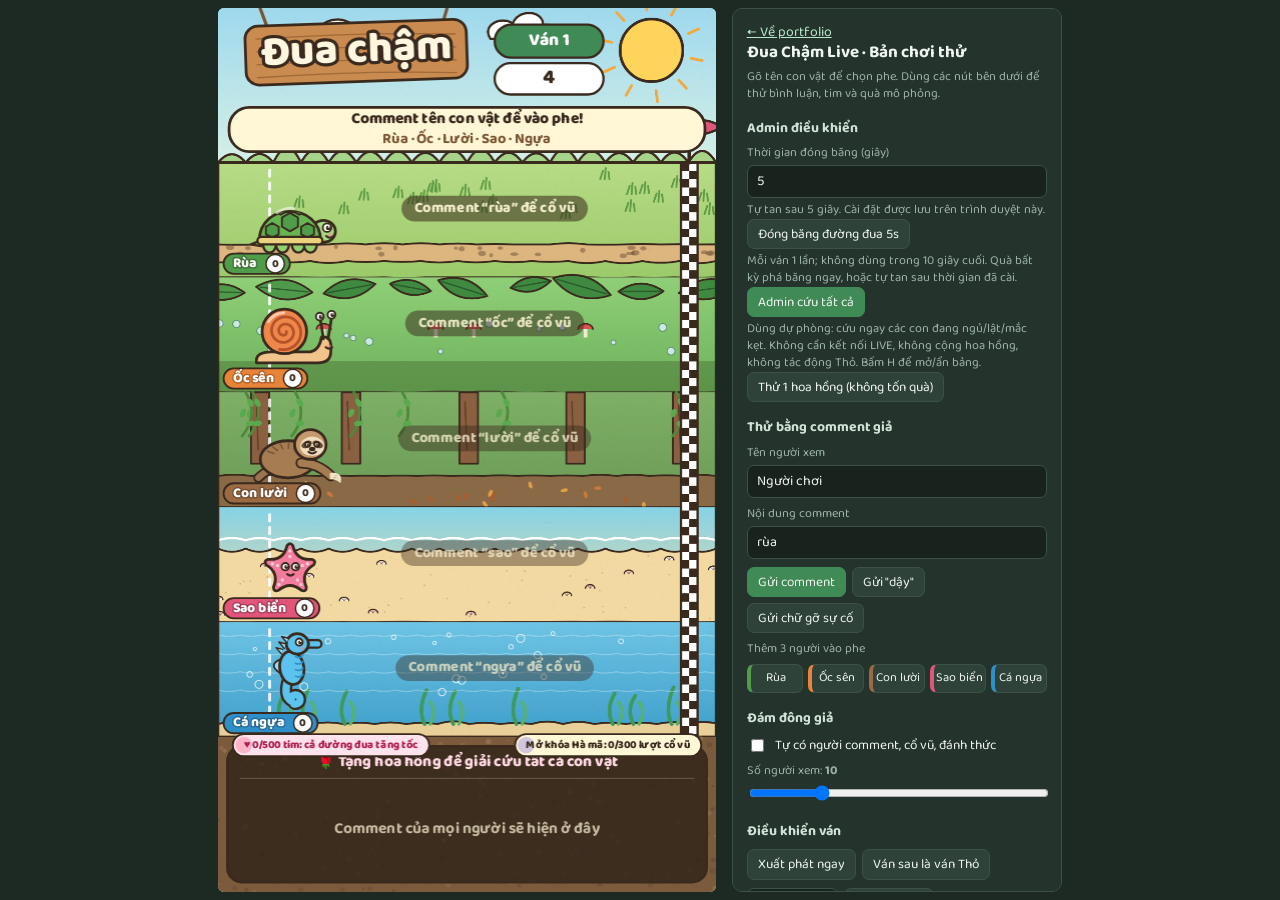
<file: dua-cham-live.html>
<!doctype html>
<html lang="vi">
<head>
<meta charset="utf-8">
<meta name="viewport" content="width=device-width, initial-scale=1">
<title>Đua Chậm Live · Bản chơi thử</title>
<link rel="preconnect" href="https://fonts.googleapis.com">
<link rel="preconnect" href="https://fonts.gstatic.com" crossorigin>
<link href="https://fonts.googleapis.com/css2?family=Baloo+2:wght@500;600;700;800&display=swap" rel="stylesheet">
<style>
  :root { --bg:#1d2a24; --panel:#24332c; --line:#3c5247; --ink:#eef4ef; --muted:#9db3a7; --ok:#5cc46b; --err:#f06a5f; --warn:#e6b84a; }
  * { box-sizing:border-box; }
  html, body { margin:0; height:100%; background:var(--bg); color:var(--ink);
    font-family:"Baloo 2", "Segoe UI", Roboto, Arial, sans-serif; }
  body { display:flex; gap:16px; align-items:center; justify-content:center; padding:8px; }

  /* ===== Khung game 9:16 — đây là thứ được phát lên LIVE ===== */
  #stage { position:relative; height:calc(100vh - 16px); aspect-ratio:9/16; overflow:hidden; border-radius:6px; background:#a9def0; }
  #cv { position:absolute; inset:0; width:100%; height:100%; display:block; }

  /* ===== Bảng điều khiển — KHÔNG phát lên LIVE ===== */
  #panel { width:330px; max-height:calc(100vh - 16px); overflow-y:auto; background:var(--panel);
    border:1px solid var(--line); border-radius:10px; padding:14px 14px 18px; font-size:14px; line-height:1.35; }
  #panel.hidden { display:none; }
  #panel h2 { font-size:17px; margin:0 0 2px; }
  #panel h3 { font-size:14px; margin:16px 0 6px; color:#cfe3d6; }
  .hint { color:var(--muted); font-size:12.5px; margin:4px 0 0; }
  .status { display:flex; align-items:center; gap:8px; padding:8px 10px; border-radius:8px; background:#18231e; border:1px solid var(--line); }
  .dot { width:10px; height:10px; border-radius:50%; background:#6d7f75; flex:none; }
  .dot.ok { background:var(--ok); } .dot.err { background:var(--err); } .dot.warn { background:var(--warn); }
  label { display:block; font-size:12.5px; color:var(--muted); margin:8px 0 3px; }
  input[type=text], input[type=number], select { width:100%; padding:6px 9px; border-radius:7px; border:1px solid var(--line); background:#18231e; color:var(--ink); font:inherit; font-size:14px; }
  input[type=range] { width:100%; }
  button { padding:5px 10px; border-radius:7px; border:1px solid var(--line); background:#2e4239; color:var(--ink); font:inherit; font-size:13.5px; cursor:pointer; }
  button:hover { background:#3a5447; }
  button:focus-visible, input:focus-visible, select:focus-visible { outline:2px solid #ffd45a; outline-offset:1px; }
  button.primary { background:#3f8a55; border-color:#3f8a55; }
  .row { display:flex; gap:6px; flex-wrap:wrap; margin-top:8px; }
  .grid5 { display:grid; grid-template-columns:repeat(5,1fr); gap:5px; margin-top:6px; }
  .grid5 button { padding:5px 2px; font-size:12.5px; border-left:4px solid var(--c); }
  .toggle { display:flex; align-items:center; gap:8px; margin-top:8px; font-size:13.5px; }
  .toggle label { margin:0; color:var(--ink); font-size:13.5px; }
  #log { font-family:Consolas, monospace; font-size:11.5px; color:var(--muted); background:#18231e; border:1px solid var(--line);
    border-radius:7px; padding:6px 8px; height:130px; overflow-y:auto; white-space:pre-wrap; }
  #fps { color:var(--muted); font-size:12px; margin-top:6px; }
  .back { color:#b7e7c8; }
  @media(max-width:700px) {
    body { height:auto; min-height:100%; flex-direction:column; justify-content:flex-start; }
    #stage { flex:none; width:min(100%,360px); height:auto; }
    #panel { width:min(100%,420px); max-height:none; }
  }
</style>
</head>
<body>
<div id="stage"><canvas id="cv"></canvas></div>

<aside id="panel">
  <a class="back" href="index.html?lang=vi#dua-cham">← Về portfolio</a>
  <h2>Đua Chậm Live · Bản chơi thử</h2>
  <p class="hint">Gõ tên con vật để chọn phe. Dùng các nút bên dưới để thử bình luận, tim và quà mô phỏng.</p>
  <h3>Admin điều khiển</h3>
  <label for="freezeSeconds">Thời gian đóng băng (giây)</label>
  <input id="freezeSeconds" type="number" min="1" step="1" value="5" aria-describedby="freezeDurationHint">
  <p class="hint" id="freezeDurationHint" aria-live="polite">Nhập số giây nguyên lớn hơn 0. Mặc định 5 giây.</p>
  <button id="btnFreeze" disabled>Đóng băng đường đua 5s</button>
  <p class="hint" id="freezeHint">Mỗi ván 1 lần; không dùng trong 10 giây cuối. Quà bất kỳ phá băng ngay, hoặc tự tan sau thời gian đã cài.</p>
  <button class="primary" id="btnAdminRescue">Admin cứu tất cả</button>
  <p class="hint">Dùng dự phòng: cứu ngay các con đang ngủ/lật/mắc kẹt. Không cần kết nối LIVE, không cộng hoa hồng, không tác động Thỏ. Bấm H để mở/ẩn bảng.</p>
  <button id="btnRose">Thử 1 hoa hồng (không tốn quà)</button>
  <h3>Thử bằng comment giả</h3>
  <label for="simName">Tên người xem</label>
  <input type="text" id="simName" value="Người chơi">
  <label for="simText">Nội dung comment</label>
  <input type="text" id="simText" value="rùa">
  <div class="row"><button class="primary" id="btnSend">Gửi comment</button><button id="btnWake">Gửi "dậy"</button><button id="btnFix">Gửi chữ gỡ sự cố</button></div>
  <label>Thêm 3 người vào phe</label>
  <div class="grid5" id="addTeam"></div>

  <h3>Đám đông giả</h3>
  <div class="toggle"><input type="checkbox" id="crowdOn"><label for="crowdOn">Tự có người comment, cổ vũ, đánh thức</label></div>
  <label for="crowdN">Số người xem: <b id="crowdNv">10</b></label>
  <input type="range" id="crowdN" min="1" max="40" value="10">

  <h3>Điều khiển ván</h3>
  <div class="row"><button id="btnSkip">Xuất phát ngay</button><button id="btnBoss">Ván sau là ván Thỏ</button></div>
  <div class="row">
    <select id="sleepWho" style="width:auto"></select><button id="btnSleep">Cho ngủ gật</button><button id="btnFlip">Gây sự cố riêng</button>
  </div>
  <div class="row"><button id="btnPhoto">Thử cảnh sát nút</button></div>

  <h3>Con vật &amp; mở khóa</h3>
  <p class="hint" id="rosterInfo"></p>
  <div class="row"><button id="btnUnlockAll">Mở khóa tất cả con mới</button><button id="btnRotate">Đổi 2 con ở ván sau</button></div>
  <label>Thử quà con vật xịn (không tốn quà, vào đua ván sau)</label>
  <div class="row"><button data-giftname="Lucky Pig" data-diamonds="10">Lucky Pig → Heo may mắn</button><button data-giftname="Ice Cream Cone">Ice Cream → Gấu Bắc Cực</button><button data-giftname="Finger Heart">Finger Heart → Mèo con</button></div>
  <div class="row"><button id="btnRainbow">Thử thách cầu vồng ngay</button></div>

  <h3>Thả tim</h3>
  <p class="hint">Cả phòng đủ <b>500 tim</b> → cả đường đua tăng tốc 5 giây (tim dư cộng dồn sang lần sau).</p>
  <label for="thMode">Thử thách tim theo phe (trong 30 giây đầu ván)</label>
  <select id="thMode"><option value="auto">Tự động: khoảng 1/2 số ván</option><option value="on">Bật: ván nào cũng có</option><option value="off">Tắt</option></select>
  <div class="row"><label for="thNeed" style="margin:0">Số tim cần</label><input id="thNeed" type="number" min="1" step="1" value="200" style="width:90px"><label for="thDur" style="margin:0">Trong (giây)</label><input id="thDur" type="number" min="5" max="27" step="1" value="20" style="width:70px"></div>
  <p class="hint" id="thHint">Chỉ tính tim của người đã comment chọn phe. Đủ số → con đó tăng tốc 5 giây. Áp dụng từ ván sau.</p>
  <div class="row"><button id="btnLike">Thả thử 60 tim (người lạ)</button><button id="btnLikeMe">Thả 60 tim cho phe của tôi</button><button id="btnThNow">Thử thách tim ngay</button></div>
  <h3>Quà phục thù</h3>
  <p class="hint">Khi con hạng 2–3 bị bỏ xa, game gợi ý tặng quà. Quà bất kỳ (trừ hoa hồng) tăng tốc phe của người tặng; người chưa có phe thì giúp con đang được gợi ý. 1–9 xu: 4 giây · 10–98 xu: 6 giây · 99–498 xu: 8 giây · từ 499 xu: 10 giây, mạnh hơn.</p>
  <div class="row"><button data-revgift="GG" data-diamonds="1">Thử GG (1 xu)</button><button data-revgift="Lucky Pig" data-diamonds="10">Thử 10 xu</button><button data-revgift="Quà 99 xu" data-diamonds="99">Thử 99 xu</button><button data-revgift="Quà 499 xu" data-diamonds="499">Thử 499 xu</button></div>

  <h3>Bảng xếp hạng con vật</h3>
  <div class="row"><button id="btnBoard">Hiện / ẩn bảng xếp hạng</button><button id="btnBoardReset">Xoá số liệu</button></div>
  <div class="toggle"><input type="checkbox" id="boardAuto" checked><label for="boardAuto">Tự hiện sau mỗi ván Thỏ</label></div>

  <h3>Giọng MC</h3>
  <div class="toggle"><input type="checkbox" id="mcOn" checked><label for="mcOn">Bật giọng MC đọc diễn biến</label></div>
  <label for="mcVoice">Giọng đọc</label><select id="mcVoice"></select>
  <p class="hint" id="mcHint"></p>
  <label for="mcRate">Tốc độ đọc: <b id="mcRateV">1.1</b></label><input type="range" id="mcRate" min="0.8" max="1.5" step="0.05" value="1.1">
  <label for="mcVol">Âm lượng giọng</label><input type="range" id="mcVol" min="0" max="100" value="100">
  <div class="row"><button id="mcTest">Thử giọng</button></div>

  <h3>Âm thanh</h3>
  <div class="toggle"><input type="checkbox" id="sfxOn" checked><label for="sfxOn">Hiệu ứng âm thanh</label></div>
  <div class="toggle"><input type="checkbox" id="musicOn" checked><label for="musicOn">Nhạc nền</label></div>
  <label for="vol">Âm lượng</label><input type="range" id="vol" min="0" max="100" value="70">
  <div id="fps"></div>

  <h3>Nhật ký</h3>
  <div id="log"></div>
</aside>

<script>// =====================================================================
// ĐUA CHẬM THEO PHE — LÕI LUẬT CHƠI (không vẽ, không âm thanh)
// Dùng chung cho game (trình duyệt) và mô phỏng cân bằng (Node).
// Nguồn luật: docs/slow-race/brainstorms/mvp-dua-cham-theo-phe.md
// =====================================================================
(function (root) {
  'use strict';

  // tier: base = 5 con gốc · extra = con mới, mở khóa dần và luân phiên · gift = chỉ vào đua khi có quà
  // kw = chữ ngắn để comment · trouble = hành động riêng (xen kẽ với ngủ gật)
  const ANIMALS = [
    { id: 'rua',  name: 'Rùa',      color: '#4f9d4a', tokens: ['rua'], kw: 'rùa', tier: 'base', biome: 'grass',
      trouble: { kind: 'flip',  word: 'lật', plain: 'lat', need: 5, label: 'Rùa lật ngửa' } },
    { id: 'oc',   name: 'Ốc sên',   color: '#e8833a', tokens: ['oc sen', 'oc'], kw: 'ốc', tier: 'base', biome: 'leaf',
      trouble: { kind: 'stuck', word: 'kéo', plain: 'keo', need: 4, label: 'Ốc sên dính bã kẹo' } },
    { id: 'luoi', name: 'Con lười', color: '#9b6a43', tokens: ['con luoi', 'luoi'], kw: 'lười', tier: 'base', biome: 'forest',
      trouble: { kind: 'stuck', word: 'đẩy', plain: 'day', need: 4, label: 'Con lười ngồi lì' } },
    { id: 'sao',  name: 'Sao biển', color: '#e2557a', tokens: ['sao bien', 'sao'], kw: 'sao', tier: 'base', biome: 'beach',
      trouble: { kind: 'stuck', word: 'đào', plain: 'dao', need: 4, label: 'Sao biển bị vùi trong cát' } },
    { id: 'ngua', name: 'Cá ngựa',  color: '#2f8fc9', tokens: ['ca ngua', 'ngua'], kw: 'ngựa', tier: 'base', biome: 'water',
      trouble: { kind: 'stuck', word: 'gỡ',  plain: 'go',  need: 4, label: 'Cá ngựa vướng rong' } },
    // 6 con mới (thứ tự = thứ tự mở khóa)
    { id: 'koala', name: 'Gấu koala', color: '#7d8a99', tokens: ['gau koala', 'koala'], kw: 'koala', tier: 'extra', biome: 'forest',
      trouble: { kind: 'stuck', word: 'lay', plain: 'lay', need: 4, label: 'Koala ôm chặt cành cây' } },
    { id: 'canhcut', name: 'Cánh cụt', color: '#33415c', tokens: ['chim canh cut', 'canh cut'], kw: 'cánh cụt', tier: 'extra', biome: 'ice',
      trouble: { kind: 'stuck', word: 'đỡ', plain: 'do', need: 4, label: 'Cánh cụt trượt ngã' } },
    { id: 'hama', name: 'Hà mã', color: '#9b7fb6', tokens: ['ha ma', 'hama'], kw: 'hà mã', tier: 'extra', biome: 'mud',
      trouble: { kind: 'stuck', word: 'đẩy', plain: 'day', need: 4, label: 'Hà mã lún bùn' } },
    { id: 'gautruc', name: 'Gấu trúc', color: '#4a4a4a', tokens: ['gau truc', 'truc'], kw: 'gấu trúc', tier: 'extra', biome: 'bamboo',
      trouble: { kind: 'stuck', word: 'giật', plain: 'giat', need: 4, label: 'Gấu trúc mải gặm tre' } },
    { id: 'lacda', name: 'Lạc đà', color: '#c8924a', tokens: ['lac da'], kw: 'lạc đà', tier: 'extra', biome: 'desert',
      trouble: { kind: 'stuck', word: 'kéo', plain: 'keo', need: 4, label: 'Lạc đà nằm lì phơi nắng' } },
    { id: 'bachtuoc', name: 'Bạch tuộc', color: '#e0664f', tokens: ['bach tuoc', 'tuoc'], kw: 'bạch tuộc', tier: 'extra', biome: 'water',
      trouble: { kind: 'stuck', word: 'lau', plain: 'lau', need: 4, label: 'Bạch tuộc phun mực che mắt' } },
    // 10 con mới đợt 2 (mở khóa sau 6 con trên). acc = chữ ngắn dễ trùng nghĩa → phải có dấu (hoặc cả comment không dấu)
    { id: 'capy', name: 'Capybara', color: '#b5835a', tokens: ['capybara', 'capy'], kw: 'capy', tier: 'extra', biome: 'onsen',
      trouble: { kind: 'stuck', word: 'vớt', plain: 'vot', need: 4, label: 'Capybara ngâm suối nóng không chịu ra' } },
    { id: 'soi', name: 'Sói', color: '#6d7a8c', tokens: ['cho soi', 'soi'], acc: { soi: 'sói' }, kw: 'sói', tier: 'extra', biome: 'night',
      trouble: { kind: 'stuck', word: 'im', plain: 'im', need: 4, label: 'Sói mải hú trăng' } },
    { id: 'doi', name: 'Dơi', color: '#6a5a8e', tokens: ['con doi', 'doi'], acc: { doi: 'dơi' }, kw: 'dơi', tier: 'extra', biome: 'cave',
      trouble: { kind: 'stuck', word: 'rung', plain: 'rung', need: 4, label: 'Dơi treo ngược ngủ ngày' } },
    { id: 'daidieu', name: 'Đà điểu', color: '#8a6a5a', tokens: ['da dieu'], kw: 'đà điểu', tier: 'extra', biome: 'savanna',
      trouble: { kind: 'stuck', word: 'rút', plain: 'rut', need: 4, label: 'Đà điểu vùi đầu xuống cát' } },
    { id: 'ran', name: 'Rắn', color: '#5fae4e', tokens: ['con ran', 'ran'], acc: { ran: 'rắn' }, kw: 'rắn', tier: 'extra', biome: 'desert',
      trouble: { kind: 'stuck', word: 'tháo', plain: 'thao', need: 4, label: 'Rắn tự thắt nút' } },
    { id: 'husky', name: 'Husky', color: '#7f95ad', tokens: ['cho husky', 'husky'], kw: 'husky', tier: 'extra', biome: 'snow',
      trouble: { kind: 'stuck', word: 'ngồi', plain: 'ngoi', need: 4, label: 'Husky mải gào tru' } },
    { id: 'cao', name: 'Cáo', color: '#e2773a', tokens: ['con cao', 'cao'], acc: { cao: 'cáo' }, kw: 'cáo', tier: 'extra', biome: 'autumn',
      trouble: { kind: 'stuck', word: 'cắt', plain: 'cat', need: 4, label: 'Cáo mắc bẫy lưới' } },
    { id: 'casau', name: 'Cá sấu', color: '#4f8a54', tokens: ['ca sau'], kw: 'cá sấu', tier: 'extra', biome: 'swamp',
      trouble: { kind: 'stuck', word: 'đóng', plain: 'dong', need: 4, label: 'Cá sấu há miệng phơi nắng' } },
    { id: 'ho', name: 'Hổ', color: '#f08a24', tokens: ['con ho', 'ho'], acc: { ho: 'hổ' }, kw: 'hổ', tier: 'extra', biome: 'jungle',
      trouble: { kind: 'stuck', word: 'đuổi', plain: 'duoi', need: 4, label: 'Hổ mải vờn bướm' } },
    { id: 'tacke', name: 'Tắc kè hoa', color: '#7ac74f', tokens: ['tac ke hoa', 'tac ke'], kw: 'tắc kè', tier: 'extra', biome: 'jungle',
      trouble: { kind: 'stuck', word: 'bắt', plain: 'bat', need: 4, label: 'Tắc kè hoa đổi màu tàng hình' } },
    // 3 con xịn: chỉ vào đua khi có quà tặng tương ứng
    { id: 'heo', name: 'Heo may mắn', color: '#f28aa8', tokens: ['heo may man', 'heo con', 'heo'], kw: 'heo', tier: 'gift', biome: 'candy',
      gift: ['lucky pig', 'chu heo may man', 'heo may man'],
      trouble: { kind: 'stuck', word: 'gọi', plain: 'goi', need: 4, label: 'Heo may mắn mải đếm xu vàng' } },
    { id: 'gaubac', name: 'Gấu Bắc Cực', color: '#6fb7d8', tokens: ['gau bac cuc', 'bac cuc'], kw: 'bắc cực', tier: 'gift', biome: 'ice',
      gift: ['ice cream cone', 'ice cream', 'kem oc que', 'kem'],
      trouble: { kind: 'stuck', word: 'đập', plain: 'dap', need: 4, label: 'Gấu Bắc Cực bị đóng băng chân' } },
    { id: 'meo', name: 'Mèo con', color: '#f0a03c', tokens: ['meo con', 'meo'], kw: 'mèo', tier: 'gift', biome: 'heart',
      gift: ['finger heart', 'tim tay', 'trai tim tay'],
      trouble: { kind: 'stuck', word: 'bế', plain: 'be', need: 4, label: 'Mèo con mải đùa cuộn len' } },
  ];
  const ANIMAL = Object.fromEntries(ANIMALS.map(a => [a.id, a]));
  const TEAMS = ANIMALS.filter(a => a.tier === 'base');          // 5 con gốc (dàn mặc định)
  const EXTRAS = ANIMALS.filter(a => a.tier === 'extra').map(a => a.id);
  const GIFTS = ANIMALS.filter(a => a.tier === 'gift').map(a => a.id);
  const TEAM_BY_ID = ANIMAL;

  // Các con số đã chốt ở brainstorm + các con số OQ-1 chốt bằng mô phỏng (sim.js)
  const CFG = {
    lobbySec: 5, raceSec: 80, resultSec: 8,
    cooldown: 2,                 // BR-4: 1 lượt được tính / 2 giây / người
    bossEvery: 3,                // BR-15
    // --- tốc độ (đơn vị: phần đường đua / giây) — OQ-1 ---
    v0: 0.0045,                  // không ai cổ vũ: ~1/3 đường trong 80 giây
    bonusMax: 0.0225,            // trần cộng thêm khi phe cổ vũ rất đông (về đích nhanh nhất ~44 giây)
    r0: 0.873,                   // nhịp cổ vũ (lượt được tính/giây) để đạt ~63% trần
    rateTau: 3,                  // nhịp cổ vũ tính trung bình trong ~3 giây gần nhất
    // 2 hệ số mỗi con, chỉnh bằng tune.js để thời gian về đích trung bình của 5 con lệch nhau ≤ ±3%
    // ở cả phòng ít người lẫn phòng đông (bù cho ngủ gật, lật ngửa, trượt nhớt, dòng nước...)
    baseMult:  { rua: 0.90, oc: 1.38, luoi: 1.07, sao: 0.82, ngua: 0.92 },   // phần tự bò
    cheerMult: { rua: 1.00, oc: 0.78, luoi: 1.04, sao: 1.10, ngua: 1.11 },   // phần do cổ vũ
    idleBaseMult: { rua: 0.88, oc: 0.97, luoi: 1.03, sao: 0.97, ngua: 1.1 },   // phe chưa có ai: dùng hệ số trung tính
    baseJitter: 0.35,            // mỗi ván phần tự bò lệch ngẫu nhiên ±35% để ván vắng comment không luôn cùng 1 con thắng
    // --- điểm dừng: ngủ gật (gọi "dậy") xen kẽ hành động riêng của từng con ---
    sleepNeed: 3, troubleAuto: 8, stopWindow: [8, 64],
    // thứ tự điểm dừng theo thời gian; Rùa còn 1 lần lật ở dốc trơn (theo quãng đường)
    stops: { rua: ['sleep'], oc: ['sleep', 'stuck'], luoi: ['sleep', 'stuck', 'sleep'], sao: ['sleep', 'stuck'], ngua: ['sleep', 'stuck'] },
    shuffleFirst: { oc: true, sao: true, ngua: true },   // con nào được đổi ngẫu nhiên thứ tự 2 điểm dừng
    nearFinish: { at: 0.7, mult: 2 },   // từ 70% đường: cần gấp đôi số comment
    luoiBurst: { mult: 1.8, dur: 4 },
    // --- Rùa lật ở dốc trơn (BR-8) ---
    flipNeed: 5, flipAuto: 8, slopes: [0.42],
    // --- Ốc sên trượt nhớt (BR-9) ---
    slime: { people: 5, window: 5, mult: 2, dur: 3, cooldown: 20 },
    // --- Cá ngựa bị dòng nước đẩy lùi ---
    current: { count: [2, 2], back: 0.02, dur: 1.5, window: [8, 68] },
    // --- chướng ngại (BR-10), lạc đề (BR-11), gió (BR-12), quay chậm (BR-14) ---
    obstacles: { count: [2, 3], slow: 0.3, dur: 2, range: [0.14, 0.88] },
    distract: { count: [1, 2], dur: 2, window: [6, 66] },
    wind: { gap: 0.30, off: 0.24, mult: 1.6 },
    photo: { lead: 0.93, gap: 0.03, scale: 0.3, realDur: 3 },
    // --- Thỏ (ván Boss) ---
    boss: { dashTo: 0.6, dashEnd: 10, sleep: 65, finishAt: 79, run: 4,
            adapt: 5, sleepMin: 40, sleepMax: 65 },   // thắng Thỏ → lần sau Thỏ ngủ ngắn hơn 5 giây; thua → dài lại
    // --- dàn con vật: luân phiên + mở khóa + quà ---
    lanes: 5, rotateEvery: 3, rotateCount: 2,          // sau mỗi 3 ván (sau ván Thỏ) đổi 2 con
    startExtras: 2, unlockEvery: 300,                  // mở sẵn 2 con mới; mỗi 300 lượt cổ vũ của cả buổi mở thêm 1
    giftMax: 2,                                         // tối đa 2 con quà trong 1 ván
    // --- vô địch, biến cố ván, thử thách cả phòng, cứu chéo ---
    modChance: 0.75,
    rainbow: { chance: 0.6, window: [18, 48], dur: 10, perUser: 3, perActive: 2.5, min: 12, max: 40, mult: 1.5, boostDur: 5, activeSec: 25 },
    // --- sự cố: không ai cứu thì kẹt mãi; có người cứu thì tự gỡ dần, càng đông người cùng cứu càng nhanh ---
    rescue: { solo: 8, nearMult: 1.5 },   // sau comment cứu đầu tiên, thanh cứu tự đầy trong 8 giây (gần đích 12 giây)
    // --- thả tim ---
    hearts: { every: 500, dur: 5, mult: 1.5 },                       // cả phòng đủ 500 tim → cả đường đua tăng tốc 5 giây
    teamHeart: { mode: 'auto', chance: 0.5, need: 200, dur: 20, within: 30, startMin: 3, dur2: 5, mult: 1.6 },   // thử thách tim theo phe
    // --- quà phục thù cho con đang bị bỏ xa ---
    revenge: { from: 12, gap: 0.12, every: 18, show: 10, maxHints: 3, cap: 15,
               tiers: [{ coins: 499, dur: 10, mult: 2.2 }, { coins: 99, dur: 8, mult: 2.0 }, { coins: 10, dur: 6, mult: 1.8 }, { coins: 0, dur: 4, mult: 1.6 }] },
    boostCap: 2.6,                        // trần tổng hệ số tăng tốc cộng dồn
  };
  // Biến cố của ván (chỉ ván thường). Hệ số áp vào tốc độ trong engine.
  const MODS = [
    { id: 'mua',    name: 'Ván mưa',          desc: 'Đường trơn, ai cũng chậm hơn',          speed: 0.9 },
    { id: 'gio',    name: 'Ván gió ngược',    desc: 'Tự bò rất chậm, cổ vũ càng quan trọng', base: 0.5, cheer: 1.12 },
    { id: 'ngu',    name: 'Ván ngủ nhiều',    desc: 'Con nào cũng ngủ gật thêm 1 lần',        extraSleep: 1 },
    { id: 'ngan',   name: 'Ván đường ngắn',   desc: 'Về đích nhanh hơn hẳn',                 speed: 1.3 },
    { id: 'meochoi',name: 'Ván mải chơi',     desc: 'Con vật lạc đề nhiều hơn',              distract: 3 },
    { id: 'x2',     name: 'Ván cổ vũ mạnh',   desc: 'Mỗi lượt cổ vũ đẩy mạnh gấp đôi',        cheerRate: 2 },
  ];

  // Sự cố của từng con. word = chữ người xem cần comment; plain = dạng không dấu
  const TROUBLES = Object.assign({ sleep: { word: 'dậy', plain: 'day', need: 3 } }, Object.fromEntries(ANIMALS.map(a => [a.id, a.trouble])));
  // điểm dừng + hệ số tốc độ: con gốc lấy từ CFG (đã cân bằng), con mới dùng mặc định
  const DEFAULT_STOPS = { extra: ['sleep', 'stuck'], gift: ['stuck'] };
  const stopsOf = (id) => CFG.stops[id] || DEFAULT_STOPS[ANIMAL[id].tier];
  const multOf = (table, id, dflt) => (table[id] != null ? table[id] : dflt);

  // ------------------------------------------------------------------
  // Nhận diện comment
  // ------------------------------------------------------------------
  function normalize(s) {
    return String(s || '').toLowerCase().normalize('NFD').replace(/[̀-ͯ]/g, '')
      .replace(/đ/g, 'd').replace(/[^a-z0-9]+/g, ' ').trim();
  }
  // Tên phe xuất hiện ĐẦU TIÊN trong comment (như một từ riêng)
  function matchTeam(comment, ids) {
    const n = ' ' + normalize(comment) + ' ';
    let best = null;
    const list = ids ? ids.map(id => ANIMAL[id]) : TEAMS;
    let low = null;
    for (const t of list) for (const tok of t.tokens) {
      const i = n.indexOf(' ' + tok + ' ');
      if (i >= 0 && t.acc && t.acc[tok]) {
        // "soi/doi/cao/ho/ran" dễ trùng chữ thường ("đợi", "cao", "họ"...): cần đúng chữ có dấu, hoặc cả comment không dấu
        if (low === null) low = ' ' + String(comment || '').toLowerCase().normalize('NFC').replace(/[^\p{L}\p{N}]+/gu, ' ') + ' ';
        if (!low.includes(' ' + t.acc[tok] + ' ') && !/^[\x00-\x7f]*$/.test(String(comment || ''))) continue;
      }
      if (i >= 0 && (!best || i < best.i || (i === best.i && tok.length > best.len))) best = { id: t.id, i, len: tok.length };
    }
    return best ? best.id : null;
  }
  // "dậy" / "lật": nhận chữ có dấu; chữ không dấu chỉ nhận khi cả comment không có dấu
  // (để "đây" → "day" không bị tính nhầm thành "dậy")
  function hasWord(comment, accented, plain) {
    const low = ' ' + String(comment || '').toLowerCase().normalize('NFC').replace(/[^\p{L}\p{N}]+/gu, ' ') + ' ';
    if (low.includes(' ' + accented + ' ')) return true;
    if (/^[\x00-\x7f]*$/.test(String(comment || ''))) return (' ' + normalize(comment) + ' ').includes(' ' + plain + ' ');
    return false;
  }
  const isWake = (c) => hasWord(c, 'dậy', 'day');
  const isFlipCmd = (c) => hasWord(c, 'lật', 'lat');
  const isTroubleCmd = (c, tr) => !!tr && hasWord(c, tr.word, tr.plain);

  // ------------------------------------------------------------------
  // Tiện ích
  // ------------------------------------------------------------------
  function mulberry32(a) { return function () { a |= 0; a = a + 0x6D2B79F5 | 0; let t = Math.imul(a ^ a >>> 15, 1 | a); t = t + Math.imul(t ^ t >>> 7, 61 | t) ^ t; return ((t ^ t >>> 14) >>> 0) / 4294967296; }; }
  const clamp = (x, a, b) => Math.max(a, Math.min(b, x));
  const ease = (x) => 1 - Math.pow(1 - clamp(x, 0, 1), 2);

  // ------------------------------------------------------------------
  // ENGINE
  // ------------------------------------------------------------------
  function createEngine(opts = {}) {
    const rng = opts.rng || Math.random;
    const R = (a, b) => a + rng() * (b - a);
    const RI = (a, b) => Math.floor(R(a, b + 1));
    const listeners = [];
    const emit = (type, data = {}) => { for (const f of listeners) f(type, data); };

    const E = {
      CFG, TEAMS, TEAM_BY_ID, ANIMAL, MODS,
      rotate: !!opts.rotate,          // game bật luân phiên + mở khóa + con quà; mô phỏng/test giữ 5 con gốc
      lineup: TEAMS.map(t => t.id), baseLineup: TEAMS.map(t => t.id),
      unlocked: EXTRAS.slice(0, opts.rotate ? CFG.startExtras : 0), pendingNew: [], giftQueue: [], giftLanes: {},
      sessionCheers: 0, champ: null, mod: null, lastMod: null, hareSleep: CFG.boss.sleep, ch: null, rainbowUntil: -1,
      heartN: 0, heartUntil: -1, heartPending: 0, th: null, thAt: null, hint: null, totalLikes: 0,
      thCfg: { mode: CFG.teamHeart.mode, need: CFG.teamHeart.need, dur: CFG.teamHeart.dur },   // bảng điều khiển chỉnh được
      phase: 'lobby', phaseT: 0, round: 1, isBoss: false, forceBoss: false,
      t: 0,                         // đồng hồ ván đua (giây trong game)
      clock: 0,                     // giây thật kể từ lúc mở game
      animals: [], boss: null,
      members: new Map(),           // uid → teamId (khóa phe trong ván)
      users: new Map(),             // uid → { name, avatar, lastCounted }
      photo: { used: false, left: 0 },
      result: null, resultExtra: 0, freezeLeft: 0, freezeUsed: false,
      history: [],                  // kết quả các ván đã chơi
      on(f) { listeners.push(f); return E; },
    };

    function newAnimal(team) {
      return {
        id: team.id, team, p: 0, v: 0, rate: 0, members: new Set(), recent: [],
        trouble: null,                 // { kind: sleep|flip|stuck, word, need, n, autoAt, label }
        sleeping: false, flipped: false, stuck: false, wakeCount: 0, flipCount: 0,
        stunUntil: -1, distractUntil: -1, distractKind: null, burstUntil: -1,
        slimeUntil: -1, slimeReadyAt: 0, slimeHits: [],
        currentUntil: -1, windOn: false,
        finished: false, finishT: null,
        stopsAt: [], currents: [], obstacles: [], slopes: [],
        lastCheerAt: -9, jitter: 1, gift: team.tier === 'gift',
        heartUntil: -1, revUntil: -1, revMult: 1, revBy: null,
      };
    }

    // ---------- dàn con vật ----------
    function pickOut(lineup, keep) {   // chọn 1 con để thay ra (không phải vô địch, không phải con giữ lại)
      const cand = lineup.filter(id => !keep.includes(id) && (!E.champ || E.champ.id !== id));
      return cand.length ? cand[Math.floor(rng() * cand.length)] : null;
    }
    function buildLineup() {
      let L = E.baseLineup.slice();
      const changes = [];
      if (E.rotate) {
        // con vừa mở khóa vào ngay
        // con vừa mở khóa vào đua: tối đa 1 con/ván, các con còn lại chờ ván sau
        while (E.pendingNew.length) {
          const id = E.pendingNew.shift(); if (L.includes(id)) continue;
          const out = pickOut(L, []); if (!out) break;
          L[L.indexOf(out)] = id; changes.push({ in: id, out, why: 'unlock' });
          break;
        }
        // luân phiên sau mỗi ván Thỏ
        if (E.forceRotate || (E.round > 1 && (E.round - 1) % CFG.rotateEvery === 0)) { E.forceRotate = false;
          const pool = TEAMS.map(t => t.id).concat(E.unlocked).filter(id => !L.includes(id));
          const fresh = changes.map(c => c.in);
          for (let k = 0; k < CFG.rotateCount && pool.length; k++) {
            const out = pickOut(L, fresh); if (!out) break;
            const inn = pool.splice(Math.floor(rng() * pool.length), 1)[0];
            L[L.indexOf(out)] = inn; fresh.push(inn); changes.push({ in: inn, out, why: 'rotate' });
          }
        }
      }
      E.baseLineup = L.slice();
      // con quà: chỉ ván này, thay tạm 1 làn
      E.giftLanes = {};
      const fresh = changes.map(c => c.in);
      const left = [];
      for (const g of E.giftQueue.splice(0)) {
        if (L.includes(g.id)) continue;
        if (Object.keys(E.giftLanes).length >= CFG.giftMax) { left.push(g); continue; }
        // quà là ưu tiên: ưu tiên thay con không vừa đổi, hết thì thay cả con vừa vào (trừ vô địch)
        const out = pickOut(L, fresh.concat(Object.keys(E.giftLanes))) || pickOut(L, Object.keys(E.giftLanes));
        if (!out) { left.push(g); continue; }
        L[L.indexOf(out)] = g.id; E.giftLanes[g.id] = g.by; changes.push({ in: g.id, out, why: 'gift', by: g.by });
      }
      E.giftQueue.push(...left);
      E.lineup = L;
      return changes;
    }
    function pickMod() {
      if (E.isBoss || rng() >= CFG.modChance) return null;
      const pool = MODS.filter(m => !E.lastMod || m.id !== E.lastMod);
      return pool[Math.floor(rng() * pool.length)];
    }

    function startLobby() {
      E.phase = 'lobby'; E.phaseT = 0; E.t = 0; E.freezeLeft = 0; E.freezeUsed = false;
      E.isBoss = E.forceBoss || E.round % CFG.bossEvery === 0;
      E.forceBoss = false;
      E.members.clear();
      const changes = buildLineup();
      E.mod = opts.noMods ? null : pickMod(); E.lastMod = E.mod ? E.mod.id : null;
      E.ch = null; E.rainbowUntil = -1; E.rainbowAt = null; E.rainbowEnded = false;
      E.heartUntil = -1; E.th = null; E.thAt = null; E.hint = null; E.hintN = 0; E.hintNext = 0;
      E.animals = E.lineup.map(id => newAnimal(ANIMAL[id]));
      E.lineupChanges = changes;
      E.boss = E.isBoss ? { p: 0, v: 0, state: 'ready', finished: false, finishT: null } : null;
      E.photo = { used: false, left: 0 };
      E.result = null; E.resultExtra = 0;
      emit('phase', { phase: 'lobby', round: E.round, isBoss: E.isBoss, lineup: E.lineup.slice(), changes, mod: E.mod,
        champ: E.champ && E.lineup.includes(E.champ.id) ? { ...E.champ } : null, hareSleep: E.hareSleep });
    }

    function scheduleRace() {
      for (const a of E.animals) {
        a.jitter = R(1 - CFG.baseJitter, 1 + CFG.baseJitter);
        let kinds = stopsOf(a.id).slice();
        if ((CFG.shuffleFirst[a.id] || a.team.tier !== 'base') && rng() < 0.5) kinds.reverse();
        // ván ngủ nhiều: thêm 1 lần ngủ, vẫn giữ nguyên tắc 2 điểm dừng liền nhau không giống nhau
        if (E.mod && E.mod.extraSleep) {
          if (kinds[kinds.length - 1] !== 'sleep') kinds.push('sleep');
          else if (kinds[0] !== 'sleep') kinds.unshift('sleep');
          else if (kinds.length === 1) kinds = ['sleep', 'stuck', 'sleep'];
        }
        const n = kinds.length, w = CFG.stopWindow;
        // chia khung giờ thành n đoạn để các điểm dừng không dồn cục
        for (let i = 0; i < n; i++) a.stopsAt.push({ t: R(w[0] + (w[1] - w[0]) * i / n, w[0] + (w[1] - w[0]) * (i + 0.85) / n), kind: kinds[i] });
        const oc = RI(CFG.obstacles.count[0], CFG.obstacles.count[1]);
        const [o0, o1] = CFG.obstacles.range;
        for (let i = 0; i < oc; i++) a.obstacles.push({ p: R(o0 + (o1 - o0) * i / oc, o0 + (o1 - o0) * (i + 0.8) / oc), hit: false });
        if (a.id === 'rua') a.slopes = CFG.slopes.map(p => ({ p: p + R(-0.03, 0.03), hit: false }));
        if (a.id === 'ngua') {
          const cn = RI(CFG.current.count[0], CFG.current.count[1]), cw = CFG.current.window;
          for (let i = 0; i < cn; i++) a.currents.push(R(cw[0] + (cw[1] - cw[0]) * i / cn, cw[0] + (cw[1] - cw[0]) * (i + 0.85) / cn));
        }
      }
      const dmul = E.mod && E.mod.distract ? E.mod.distract : 1;
      const dn = RI(CFG.distract.count[0] * dmul, CFG.distract.count[1] * dmul), dw = CFG.distract.window;
      E.distracts = [];
      for (let i = 0; i < dn; i++) E.distracts.push({ t: R(dw[0] + (dw[1] - dw[0]) * i / dn, dw[0] + (dw[1] - dw[0]) * (i + 0.9) / dn) });
      // thử thách cả phòng (cầu vồng)
      // thử thách tim theo phe: nằm gọn trong 30 giây đầu
      const TH = CFG.teamHeart, tc = E.thCfg;
      const thOn = !opts.noTeamHeart && (tc.mode === 'on' || (tc.mode === 'auto' && rng() < TH.chance));
      const thDur = clamp(Math.round(Number(tc.dur) || TH.dur), 5, TH.within - TH.startMin);
      E.thAt = thOn ? R(TH.startMin, Math.max(TH.startMin, TH.within - thDur)) : null; E.thDur = thDur;
      const RB = CFG.rainbow, rbFrom = thOn ? Math.max(RB.window[0], E.thAt + thDur + 3) : RB.window[0];
      E.rainbowAt = !opts.noRainbow && rng() < RB.chance ? R(rbFrom, Math.max(rbFrom, RB.window[1])) : null;
      if (E.heartPending) { E.heartPending = 0; E.heartUntil = CFG.hearts.dur; emit('heartBoost', { dur: CFG.hearts.dur, at: 0 }); }
    }

    function startRace() {
      E.phase = 'race'; E.phaseT = 0; E.t = 0;
      scheduleRace();
      if (E.boss) E.boss.state = 'dash';
      emit('phase', { phase: 'race', round: E.round, isBoss: E.isBoss });
    }

    function busy(a) { return !!a.trouble || E.t < a.distractUntil || a.finished; }
    function needFor(a, base) { return a.p >= CFG.nearFinish.at ? base * CFG.nearFinish.mult : base; }
    // bắt đầu 1 sự cố: kind 'sleep' hoặc sự cố riêng của con (flip/stuck)
    function startTrouble(a, kind) {
      const def = kind === 'sleep' ? TROUBLES.sleep : a.team.trouble;
      const k = kind === 'sleep' ? 'sleep' : def.kind;
      const near0 = a.p >= CFG.nearFinish.at;
      a.trouble = { kind: k, word: def.word, plain: def.plain, need: needFor(a, def.need), n: 0, started: false, helpers: new Set(),
        solo: CFG.rescue.solo * (near0 ? CFG.rescue.nearMult : 1), label: def.label, knights: new Map() };
      a.sleeping = k === 'sleep'; a.flipped = k === 'flip'; a.stuck = k === 'stuck'; a.wakeCount = 0; a.flipCount = 0;
      const near = a.p >= CFG.nearFinish.at;
      emit('trouble', { team: a.id, kind: k, word: def.word, need: a.trouble.need, near, label: def.label });
      if (k === 'sleep') emit('sleep', { team: a.id, need: a.trouble.need, near });
      else if (k === 'flip') emit('flip', { team: a.id, need: a.trouble.need, near });
      else emit('stuck', { team: a.id, need: a.trouble.need, near, word: def.word, label: def.label });
    }
    function endTrouble(a, by) {
      const k = a.trouble && a.trouble.kind;
      const knights = a.trouble ? [...a.trouble.knights.values()] : [];
      a.trouble = null; a.sleeping = false; a.flipped = false; a.stuck = false; a.wakeCount = 0; a.flipCount = 0;
      if (k === 'sleep') { if (a.id === 'luoi' && by !== 'gift') a.burstUntil = E.t + CFG.luoiBurst.dur; emit('wake', { team: a.id, by }); }
      else if (k === 'flip') emit('unflip', { team: a.id, by });
      else emit('unstuck', { team: a.id, by });
      emit('troubleEnd', { team: a.id, kind: k, by });
      if (by === 'chat' && knights.length) emit('knight', { team: a.id, knights });
    }

    function canFreeze() {
      return E.phase === 'race' && !E.freezeUsed && E.freezeLeft <= 0 && CFG.raceSec - E.t > 10;
    }
    function freezeRace(seconds = 5) {
      if (!Number.isSafeInteger(seconds) || seconds < 1 || !canFreeze()) return false;
      E.freezeUsed = true; E.freezeLeft = seconds;
      emit('freezeStart', { seconds });
      return true;
    }
    function thawRace(by, name) {
      if (E.freezeLeft <= 0) return false;
      E.freezeLeft = 0;
      emit('freezeEnd', { by, name: String(name || 'Khán giả').slice(0, 60) });
      return true;
    }
    function handleGift(evt) {
      if (evt?.isRose) return handleRose(evt);
      if (!evt?.eventId || seenRoses.has(evt.eventId)) return null;
      seenRoses.add(evt.eventId);
      if (seenRoses.size > 10000) seenRoses.delete(seenRoses.values().next().value);
      const thawed = thawRace('gift', evt.nickname);
      const name = String(evt.nickname || 'Khán giả').slice(0, 60);
      emit('giftReceived', { name, giftName: String(evt.giftName || 'Quà tặng').slice(0, 60), thawed });
      const giftAnimal = queueGiftAnimal(evt.giftName, name);
      const revenge = applyRevenge(evt, name);
      return { thawed, giftAnimal, revenge };
    }

    // Quà Lucky Pig (Chú heo may mắn) / Ice Cream Cone / Finger Heart → con vật xịn vào đua ván sau
    function giftAnimalFor(giftName) {
      const n = normalize(giftName);
      if (!n) return null;
      for (const id of GIFTS) if (ANIMAL[id].gift.some(k => n === k || n.startsWith(k + ' '))) return id;
      return null;
    }
    function queueGiftAnimal(giftName, by) {
      if (!E.rotate) return null;
      const id = giftAnimalFor(giftName);
      if (!id) return null;
      const queued = E.giftQueue.some(g => g.id === id);
      if (!queued && E.giftQueue.length < CFG.giftMax) E.giftQueue.push({ id, by });
      emit('giftAnimal', { id, by, queued: queued || E.giftQueue.some(g => g.id === id), already: queued });
      return id;
    }

    // Hoa hồng chỉ giải cứu sự cố hiện tại; không lưu lượt, không tác động Thỏ.
    const seenRoses = new Set();
    function handleRose(evt) {
      if (!evt || !evt.eventId || seenRoses.has(evt.eventId)) return null;
      seenRoses.add(evt.eventId);
      if (seenRoses.size > 10000) seenRoses.delete(seenRoses.values().next().value);
      if (!evt.admin) thawRace(evt.test ? 'test' : 'gift', evt.nickname);
      const rescued = [];
      if (E.phase === 'race') for (const a of E.animals) {
        if (!a.finished && a.trouble) { endTrouble(a, 'gift'); rescued.push(a.id); }
      }
      const result = { name: String(evt.nickname || 'Khán giả').slice(0, 60), rescued,
        count: evt.admin ? 0 : Math.max(1, Number(evt.count) || 1), phase: E.phase, test: !!evt.test, admin: !!evt.admin };
      emit('roseRescue', result);
      return result;
    }

    // ------------------------------------------------------------------
    // THẢ TIM
    // ------------------------------------------------------------------
    function handleLike(evt) {
      const uid = String(evt && evt.uniqueId || '').trim();
      const n = Math.max(0, Math.min(500, Math.floor(Number(evt && evt.likeCount) || 0)));
      if (!uid || !n) return null;
      const user = E.users.get(uid) || { lastCounted: -99 };
      user.name = (evt.nickname && String(evt.nickname).trim()) || user.name || uid; user.lastSeen = E.clock;
      E.users.set(uid, user);
      E.totalLikes += n;
      // 1) tim cả phòng (cộng dồn qua các ván; đầy lúc chưa đua thì tăng tốc ngay đầu ván sau)
      const H = CFG.hearts; let boosts = 0;
      E.heartN += n;
      while (E.heartN >= H.every) {
        E.heartN -= H.every; boosts++;
        if (E.phase === 'race') { E.heartUntil = Math.max(E.t, E.heartUntil) + H.dur; emit('heartBoost', { dur: H.dur, at: E.t, by: user.name }); }
        else { E.heartPending = 1; emit('heartBoostPending', { by: user.name }); }
      }
      // 2) thử thách tim theo phe: chỉ tính tim của người đã comment chọn phe
      const team = E.members.get(uid);
      const T = E.th;
      if (T && !T.done && E.phase === 'race' && team && T.counts[team] != null && !T.won[team]) {
        T.counts[team] = Math.min(T.need, T.counts[team] + n);
        if (T.counts[team] >= T.need) {
          T.won[team] = true; const a = animal(team);
          if (a && !a.finished) a.heartUntil = Math.max(E.t, a.heartUntil) + CFG.teamHeart.dur2;
          emit('teamHeartWin', { team, dur: CFG.teamHeart.dur2 });
        }
      }
      const info = { uid, name: user.name, avatar: user.avatar, n, team: team || null, boosts, meter: E.heartN };
      emit('like', info);
      return info;
    }
    function startTeamHeart() {
      const need = Math.max(1, Math.floor(Number(E.thCfg.need) || CFG.teamHeart.need));
      E.th = { start: E.t, end: E.t + E.thDur, need, counts: Object.fromEntries(E.animals.map(a => [a.id, 0])), won: {}, done: false };
      E.thAt = null;
      emit('teamHeartStart', { need, dur: E.thDur });
    }
    // ------------------------------------------------------------------
    // QUÀ PHỤC THÙ: con hạng 2/3 bị bỏ xa → gợi ý tặng quà nhỏ
    // ------------------------------------------------------------------
    function revengeTier(coins) { return CFG.revenge.tiers.find(t => coins >= t.coins); }
    function revengeTarget(uid) {
      const alive = E.animals.filter(a => !a.finished);
      if (!alive.length) return null;
      const mine = uid && E.members.get(uid), m = mine && animal(mine);
      if (m && !m.finished) return m;
      if (E.hint && E.t < E.hint.until) { const h = animal(E.hint.team); if (h && !h.finished) return h; }
      return alive.reduce((x, a) => (a.p < x.p ? a : x));
    }
    function applyRevenge(evt, name) {
      if (E.phase !== 'race' || E.freezeLeft > 0) return null;
      const a = revengeTarget(String(evt.uniqueId || '').trim());
      if (!a) return null;
      const count = Math.max(1, Number(evt.count) || 1), coins = Math.max(1, Number(evt.diamonds) || 1) * count;
      const tier = revengeTier(coins), RV = CFG.revenge;
      const extra = Math.min(count - 1, 5);   // tặng nhiều cái cùng lúc: thêm 1 giây mỗi cái (tối đa +5)
      const active = E.t < a.revUntil;
      a.revUntil = Math.min(E.t + RV.cap, Math.max(E.t, a.revUntil) + tier.dur + extra);
      a.revMult = active ? Math.max(a.revMult, tier.mult) : tier.mult;
      a.revBy = name;
      const info = { team: a.id, by: name, giftName: String(evt.giftName || 'Quà tặng').slice(0, 60), dur: tier.dur + extra, mult: tier.mult, coins };
      emit('revenge', info);
      return info;
    }
    function hintCheck() {
      const RV = CFG.revenge;
      if (E.t < RV.from || E.t > CFG.raceSec - 6 || E.hintN >= RV.maxHints || E.t < E.hintNext) return;
      if (E.hint && E.t < E.hint.until) return;
      const alive = E.animals.filter(a => !a.finished).sort((x, y) => y.p - x.p);
      if (alive.length < 3) return;
      const lead = alive[0];
      const c = [alive[1], alive[2]].find(a => lead.p - a.p >= RV.gap && !a.trouble && E.t >= a.revUntil);
      if (!c) return;
      E.hint = { team: c.id, until: E.t + RV.show, leader: lead.id }; E.hintN++; E.hintNext = E.t + RV.every;
      emit('revengeHint', { team: c.id, leader: lead.id, gap: lead.p - c.p, rank: alive.indexOf(c) + 1 });
    }

    // ------------------------------------------------------------------
    // COMMENT
    // ------------------------------------------------------------------
    function handleChat(evt) {
      const uid = String(evt.uniqueId || '').trim();
      const text = String(evt.comment || '');
      if (!uid || (E.phase !== 'lobby' && E.phase !== 'race')) return null;
      const user = E.users.get(uid) || { lastCounted: -99 };
      user.name = (evt.nickname && String(evt.nickname).trim()) || uid;
      if (evt.avatar) user.avatar = evt.avatar;
      E.users.set(uid, user);

      user.lastSeen = E.clock;
      challengeCount(uid);                    // thử thách cả phòng: comment nào cũng tính, kể cả người chưa vào phe

      const team = matchTeam(text, E.lineup);
      let mine = E.members.get(uid);
      const troubleKind = (x) => x.trouble.kind === 'sleep' ? 'wake' : x.trouble.kind === 'flip' ? 'flip' : 'unstuck';
      let a = mine ? animal(mine) : null, kind = null, cross = false;
      if (a && a.trouble && isTroubleCmd(text, a.trouble)) kind = troubleKind(a);
      else {
        // cứu chéo: comment đúng chữ gỡ sự cố của con khác (ưu tiên con đang chậm nhất)
        const others = E.phase === 'race' ? E.animals.filter(x => x !== a && !x.finished && x.trouble && isTroubleCmd(text, x.trouble)) : [];
        if (others.length && (!team || team === mine)) {
          a = others.reduce((m, x) => (x.p < m.p ? x : m)); kind = troubleKind(a); cross = true;
        }
      }
      if (!kind) {
        if (!mine) {
          if (!team) return null;
          mine = team; E.members.set(uid, team);
          const t = animal(team); t.members.add(uid);
          emit('join', { uid, team, name: user.name, avatar: user.avatar });
          a = t;
        }
        if (team === mine) { a = animal(mine); kind = 'cheer'; }
        else return null;                     // tên phe khác / comment không liên quan: bỏ qua, không hiện
      }

      const now = clock();
      const counted = now - user.lastCounted >= CFG.cooldown;
      if (counted) {
        user.lastCounted = now;
        if (E.phase === 'race') {
          if (cross && a.trouble) a.trouble.knights.set(uid, { uid, name: user.name, avatar: user.avatar, team: mine || null });
          apply(a, kind, uid);
        }
      }
      if (!cross) { a.recent.push({ uid, t: now }); if (a.recent.length > 40) a.recent.shift(); }
      const info = { uid, team: a.id, ownTeam: mine || null, cross, name: user.name, avatar: user.avatar, text, kind, counted };
      emit('comment', info);
      return info;
    }
    // đồng hồ dùng cho giới hạn 2 giây: giây thật, chạy liên tục qua mọi ván
    function clock() { return E.clock; }

    function apply(a, kind, uid) {
      if (kind === 'cheer') {
        a.rate += (E.mod && E.mod.cheerRate ? E.mod.cheerRate : 1) / CFG.rateTau;
        E.sessionCheers++;
        unlockCheck();
        a.lastCheerAt = E.t;
        emit('cheer', { team: a.id, uid });
        if (a.id === 'oc') slimeCheck(a, uid);
      } else if (a.trouble) {
        const tr = a.trouble; tr.n = Math.min(tr.need, tr.n + 1); tr.started = true; if (uid) tr.helpers.add(uid);
        if (tr.kind === 'sleep') a.wakeCount = tr.n; else if (tr.kind === 'flip') a.flipCount = tr.n;
        emit(tr.kind === 'sleep' ? 'wakeProgress' : 'flipProgress', { team: a.id, n: tr.n, need: tr.need, kind: tr.kind });
        if (tr.n >= tr.need - 1e-9) endTrouble(a, 'chat');
      }
    }
    function unlockCheck() {
      if (!E.rotate) return;
      const want = Math.min(EXTRAS.length, CFG.startExtras + Math.floor(E.sessionCheers / CFG.unlockEvery));
      while (E.unlocked.length < want) {
        const id = EXTRAS[E.unlocked.length]; E.unlocked.push(id); E.pendingNew.push(id);
        emit('unlock', { id, total: E.sessionCheers });
      }
    }
    function nextUnlock() {
      if (E.unlocked.length >= EXTRAS.length) return null;
      return { id: EXTRAS[E.unlocked.length], at: (E.unlocked.length - CFG.startExtras + 1) * CFG.unlockEvery, now: E.sessionCheers };
    }
    function unlockAll() { if (!E.rotate) return; E.sessionCheers = Math.max(E.sessionCheers, (EXTRAS.length - CFG.startExtras) * CFG.unlockEvery); unlockCheck(); }
    // ---------- thử thách cả phòng ----------
    function challengeCount(uid) {
      const C = E.ch;
      if (!C || C.done || E.phase !== 'race') return;
      const k = C.per.get(uid) || 0;
      if (k >= CFG.rainbow.perUser) return;
      C.per.set(uid, k + 1); C.n++;
      emit('challengeProgress', { n: C.n, target: C.target });
      if (C.n >= C.target) {
        C.done = true; C.won = true; E.rainbowUntil = E.t + CFG.rainbow.boostDur;
        emit('challengeWin', { n: C.n, target: C.target, dur: CFG.rainbow.boostDur, people: C.per.size });
      }
    }
    function startChallenge() {
      const RB = CFG.rainbow;
      let active = 0;
      for (const u of E.users.values()) if (E.clock - (u.lastSeen ?? -1e9) <= RB.activeSec) active++;
      const target = Math.max(RB.min, Math.min(RB.max, Math.round(active * RB.perActive)));
      E.ch = { start: E.t, end: E.t + RB.dur, target, n: 0, per: new Map(), done: false, won: false };
      emit('challengeStart', { target, dur: RB.dur });
    }
    function slimeCheck(a, uid) {
      const S = CFG.slime;
      a.slimeHits = a.slimeHits.filter(h => E.t - h.t <= S.window && h.uid !== uid);
      a.slimeHits.push({ uid, t: E.t });
      if (a.slimeHits.length >= S.people && E.t >= a.slimeReadyAt && E.t >= a.slimeUntil) {
        a.slimeUntil = E.t + S.dur; a.slimeReadyAt = a.slimeUntil + S.cooldown; a.slimeHits = [];
        emit('slime', { team: a.id });
      }
    }

    // ------------------------------------------------------------------
    // MỘT BƯỚC MÔ PHỎNG
    // ------------------------------------------------------------------
    // tổng hệ số tăng tốc: cầu vồng, tim cả phòng, thử thách tim của phe, quà phục thù (có trần)
    function boostOf(a) {
      let m = 1;
      if (E.t < E.rainbowUntil) m *= CFG.rainbow.mult;
      if (E.t < E.heartUntil) m *= CFG.hearts.mult;
      if (a && E.t < a.heartUntil) m *= CFG.teamHeart.mult;
      if (a && E.t < a.revUntil) m *= a.revMult;
      return Math.min(CFG.boostCap, m);
    }
    function bonus(rate) { return CFG.bonusMax * (1 - Math.exp(-rate / CFG.r0)); }
    function speedOf(a) {
      if (a.finished) return 0;
      let v = 0;
      if (!busy(a)) {
        const M = E.mod || {};
        const bm = a.members.size ? multOf(CFG.baseMult, a.id, 1) : multOf(CFG.idleBaseMult, a.id, 1);
        v = CFG.v0 * bm * a.jitter * (M.base || 1) + bonus(a.rate) * multOf(CFG.cheerMult, a.id, 1.05) * (M.cheer || 1);
        if (M.speed) v *= M.speed;
        v *= boostOf(a);
        if (E.t < a.stunUntil) v *= CFG.obstacles.slow;
        if (E.t < a.burstUntil) v *= CFG.luoiBurst.mult;
        if (E.t < a.slimeUntil) v *= CFG.slime.mult;
        if (a.windOn) v *= CFG.wind.mult;
      }
      if (E.t < a.currentUntil) v -= CFG.current.back / CFG.current.dur;
      return v;
    }
    // Thỏ ngủ E.hareSleep giây (thay đổi theo kết quả các ván Thỏ trước), chạy CFG.boss.run giây về đích
    function hareTimes() { const B = CFG.boss, wakeAt = B.dashEnd + E.hareSleep; return { wakeAt, finishAt: wakeAt + B.run }; }
    function bossP(t) {
      const B = CFG.boss, { wakeAt, finishAt } = hareTimes();
      if (t <= B.dashEnd) return B.dashTo * ease(t / B.dashEnd);
      if (t <= wakeAt) return B.dashTo;
      return Math.min(1, B.dashTo + (1 - B.dashTo) * clamp((t - wakeAt) / (finishAt - wakeAt), 0, 1));
    }

    function stepRace(dt) {
      const t0 = E.t, t1 = t0 + dt;
      E.t = t1;
      const crossings = [];
      for (const a of E.animals) {
        a.rate *= Math.exp(-dt / CFG.rateTau);
        if (a.finished) continue;
        // sự kiện theo giờ
        if (a.stopsAt.length && E.t >= a.stopsAt[0].t) {
          if (!busy(a)) startTrouble(a, a.stopsAt.shift().kind);
          else a.stopsAt[0].t = E.t + 1;
        }
        // có người comment cứu rồi thì thanh cứu tự đầy dần (1 người vẫn qua, chỉ chậm hơn cả phe cùng cứu)
        if (a.trouble && a.trouble.started) {
          const tr = a.trouble; tr.n = Math.min(tr.need, tr.n + dt * tr.need / tr.solo);
          if (tr.kind === 'sleep') a.wakeCount = tr.n; else if (tr.kind === 'flip') a.flipCount = tr.n;
          if (tr.n >= tr.need - 1e-9) endTrouble(a, 'chat');
        }
        if (a.currents.length && E.t >= a.currents[0]) {
          a.currents.shift(); a.currentUntil = E.t + CFG.current.dur; emit('current', { team: a.id });
        }
        const pPrev = a.p;
        a.v = speedOf(a);
        a.p = Math.max(0, a.p + a.v * dt);
        // chướng ngại, dốc trơn
        for (const o of a.obstacles) if (!o.hit && pPrev < o.p && a.p >= o.p) {
          o.hit = true;
          if (a.id === 'rua') emit('obstacle', { team: a.id, immune: true, p: o.p });
          else { a.stunUntil = E.t + CFG.obstacles.dur; emit('obstacle', { team: a.id, immune: false, p: o.p }); }
        }
        for (const s of a.slopes) if (!s.hit && pPrev < s.p && a.p >= s.p) {
          s.hit = true;
          if (!a.trouble) startTrouble(a, 'special');
        }
        if (a.p >= 1) {
          const frac = a.v > 0 ? clamp((1 - pPrev) / (a.p - pPrev), 0, 1) : 1;
          crossings.push({ who: a.id, t: t0 + frac * dt });
        }
      }
      // thử thách tim theo phe
      if (E.thAt != null && !E.th && E.t >= E.thAt) startTeamHeart();
      if (E.th && !E.th.done && E.t >= E.th.end) { E.th.done = true; emit('teamHeartEnd', { counts: { ...E.th.counts }, won: Object.keys(E.th.won), need: E.th.need }); }
      hintCheck();
      // thử thách cả phòng
      if (E.rainbowAt != null && !E.ch && E.t >= E.rainbowAt) startChallenge();
      if (E.ch && !E.ch.done && E.t >= E.ch.end) { E.ch.done = true; emit('challengeFail', { n: E.ch.n, target: E.ch.target }); }
      if (E.rainbowUntil > 0 && E.t >= E.rainbowUntil && !E.rainbowEnded) { E.rainbowEnded = true; emit('rainbowEnd', {}); }
      // lạc đề
      if (E.distracts.length && E.t >= E.distracts[0].t) {
        const free = E.animals.filter(a => !busy(a) && a.p < 0.92);
        if (free.length) {
          E.distracts.shift();
          const a = free[Math.floor(rng() * free.length)];
          a.distractUntil = E.t + CFG.distract.dur;
          a.distractKind = ['leaf', 'butterfly', 'flower', 'snack'][Math.floor(rng() * 4)];
          emit('distract', { team: a.id, kind: a.distractKind });
        } else E.distracts[0].t = E.t + 1;
      }
      // gió đẩy con chót
      const alive = E.animals.filter(a => !a.finished);
      if (alive.length >= 2) {
        const lead = Math.max(...E.animals.map(a => a.p));
        const last = alive.reduce((m, a) => (a.p < m.p ? a : m));
        for (const a of alive) {
          if (a === last && !a.windOn && lead - a.p > CFG.wind.gap) { a.windOn = true; emit('wind', { team: a.id, on: true }); }
          else if (a.windOn && (a !== last || lead - a.p < CFG.wind.off)) { a.windOn = false; emit('wind', { team: a.id, on: false }); }
        }
      }
      // Thỏ
      if (E.boss) {
        const B = E.boss, prev = B.p;
        B.p = bossP(E.t);
        B.v = (B.p - prev) / dt;
        const { wakeAt, finishAt } = hareTimes();
        if (B.state === 'dash' && E.t >= CFG.boss.dashEnd) { B.state = 'sleep'; emit('bossSleep', {}); }
        if (B.state === 'sleep' && E.t >= wakeAt) { B.state = 'run'; emit('bossWake', {}); }
        if (B.p >= 1 && prev < 1) {
          crossings.push({ who: 'boss', t: Math.min(t1, finishAt) });
        }
      }
      if (crossings.length) return finish(crossings, false);
      // quay chậm khi sát nút
      if (!E.photo.used) {
        const cont = alive.map(a => ({ id: a.id, p: a.p }));
        if (E.boss) cont.push({ id: 'boss', p: E.boss.p });
        cont.sort((x, y) => y.p - x.p);
        if (cont.length >= 2 && cont[0].p >= CFG.photo.lead && cont[0].p - cont[1].p <= CFG.photo.gap) {
          E.photo.used = true; E.photo.left = CFG.photo.realDur;
          emit('photo', { ids: [cont[0].id, cont[1].id] });
        }
      }
      if (!E.isBoss && E.t >= CFG.raceSec) {
        const top = Math.max(...E.animals.map(a => a.p));
        const winners = E.animals.filter(a => Math.abs(a.p - top) < 1e-9).map(a => a.id);
        return finish(winners.map(w => ({ who: w, t: E.t })), true);
      }
    }

    function finish(crossings, timeout) {
      const first = Math.min(...crossings.map(c => c.t));
      const winners = crossings.filter(c => c.t - first < 1e-6).map(c => c.who);
      for (const c of crossings) {
        if (c.who === 'boss') { E.boss.finished = true; E.boss.finishT = c.t; }
        else { const a = animal(c.who); if (!timeout) { a.finished = true; a.p = Math.min(a.p, 1); } a.finishT = c.t; }
      }
      const bossWon = winners.includes('boss');
      const teamWinners = winners.filter(w => w !== 'boss');
      E.result = {
        round: E.round, isBoss: E.isBoss, timeout, time: first,
        winners: bossWon ? [] : teamWinners, bossWon,
        members: Object.fromEntries(E.animals.map(a => [a.id, a.members.size])),
        progress: Object.fromEntries(E.animals.map(a => [a.id, a.p])),
      };
      // vô địch + chuỗi thắng (Thỏ thắng thì giữ nguyên vương miện)
      if (!bossWon && teamWinners.length) {
        const w = teamWinners[0];
        E.champ = E.champ && E.champ.id === w ? { id: w, streak: E.champ.streak + 1 } : { id: w, streak: 1 };
      }
      E.result.champ = E.champ ? { ...E.champ } : null;
      // Thỏ mạnh dần / yếu dần theo kết quả
      if (E.isBoss) {
        const B = CFG.boss, before = E.hareSleep;
        E.hareSleep = bossWon ? Math.min(B.sleepMax, E.hareSleep + B.adapt) : Math.max(B.sleepMin, E.hareSleep - B.adapt);
        E.result.hareSleepBefore = before; E.result.hareSleepNext = E.hareSleep;
      }
      E.history.push(E.result);
      E.phase = 'result'; E.phaseT = 0; E.photo.left = 0;
      emit('finish', E.result);
      emit('phase', { phase: 'result', round: E.round, isBoss: E.isBoss });
      return E.result;
    }

    // dtReal: giây thật. Trả về hệ số thời gian đang áp dụng (1 hoặc quay chậm).
    function update(dtReal, freezeDelta = dtReal) {
      E.clock += dtReal;
      if (E.phase === 'lobby') {
        E.phaseT += dtReal;
        if (E.phaseT >= CFG.lobbySec) startRace();
        return 1;
      }
      if (E.phase === 'result') {
        E.phaseT += dtReal;
        if (E.phaseT >= CFG.resultSec + (E.resultExtra || 0)) { E.round++; startLobby(); }
        return 1;
      }
      if (E.freezeLeft > 0) {
        E.freezeLeft = Math.max(0, E.freezeLeft - Math.max(0, freezeDelta));
        if (E.freezeLeft <= 1e-9) { E.freezeLeft = 0; emit('freezeEnd', { by: 'timeout' }); }
        return 0; // Cả đồng hồ, Thỏ và sự cố cùng dừng; tiếp tục từ khung hình sau.
      }
      let scale = 1;
      if (E.photo.left > 0) { scale = CFG.photo.scale; E.photo.left -= dtReal; if (E.photo.left <= 0) emit('photoEnd', {}); }
      E.phaseT += dtReal;
      let remain = dtReal * scale;
      while (remain > 1e-9 && E.phase === 'race') { const st = Math.min(0.05, remain); stepRace(st); remain -= st; }
      return scale;
    }

    function animal(id) { return E.animals.find(a => a.id === id); }
    function skipLobby() { if (E.phase === 'lobby') startRace(); }
    function forceSleep(id) { const a = animal(id); if (a && E.phase === 'race' && !busy(a)) startTrouble(a, 'sleep'); }
    function forceSpecial(id) { const a = animal(id); if (a && E.phase === 'race' && !busy(a)) startTrouble(a, 'special'); }
    function forceFlip() { forceSpecial('rua'); }

    Object.assign(E, { handleLike, boostOf, revengeTier, startTeamHeart, nextUnlock, unlockAll, hareTimes, giftAnimalFor, queueGiftAnimal, startLobby, startRace, handleChat, handleRose, handleGift, canFreeze, freezeRace, update, animal, speedOf, bonus, bossP, skipLobby, forceSleep, forceFlip, forceSpecial, busy, needFor });
    startLobby();
    return E;
  }

  const API = { ANIMALS, ANIMAL, EXTRAS, GIFTS, MODS, TEAMS, TEAM_BY_ID, CFG, TROUBLES, normalize, matchTeam, isWake, isFlipCmd, isTroubleCmd, createEngine, mulberry32 };
  if (typeof module !== 'undefined' && module.exports) module.exports = API;
  else root.SlowRace = API;
})(typeof window !== 'undefined' ? window : globalThis);
</script>
<script>
(() => {
  'use strict';
  const SR = window.SlowRace;
  const { TEAMS, TEAM_BY_ID, CFG } = SR;
  const params = new URLSearchParams(location.search);
  const SPEED = Math.max(0.1, Number(params.get('speed')) || 1);      // chỉ để kiểm thử nhanh
  const $ = (id) => document.getElementById(id);
  const clamp = (x, a, b) => Math.max(a, Math.min(b, x));
  const lerp = (a, b, t) => a + (b - a) * t;
  const rand = (a, b) => a + Math.random() * (b - a);
  const pick = (a) => a[Math.floor(Math.random() * a.length)];
  function log(msg) { const el = $('log'); el.textContent = `[${new Date().toLocaleTimeString('vi-VN')}] ${msg}\n` + el.textContent.slice(0, 6000); }

  // ======================================================================
  // BẢNG MÀU & CHỮ
  // ======================================================================
  const W = 540, H = 960;
  const INK = '#3a2a1e';
  const FONT = '"Baloo 2", "Trebuchet MS", "Segoe UI", sans-serif';
  const C = { sky1: '#9fd9ee', sky2: '#d5f0e6', sun: '#ffd45a', sunDeep: '#f4a93b', board: 'rgba(52,38,27,.86)', paper: '#fff4cf' };
  // cảnh vật mỗi làn theo "biome" của con vật
  const BIOME = {
    grass:  { top: '#b7dc86', bot: '#9ccb6b', path: '#dcb57f' },
    leaf:   { top: '#8fcf78', bot: '#6fb35c', path: '#5f9a4c' },
    forest: { top: '#7fb067', bot: '#6a9a55', path: '#8a6a46' },
    beach:  { top: '#86d3e6', bot: '#f2d9a2', path: '#ead09a' },
    water:  { top: '#6ec4e4', bot: '#3f9fcb', path: '#e9cf98' },
    meadow: { top: '#c9e79a', bot: '#b1d97f', path: '#e4c88f' },
    ice:    { top: '#e2f4fb', bot: '#bfe2f1', path: '#f7fcff' },
    mud:    { top: '#a9d38f', bot: '#8fbf73', path: '#7a5232' },
    bamboo: { top: '#c3e39c', bot: '#9fcc78', path: '#c9a36b' },
    desert: { top: '#f8e2ad', bot: '#efc982', path: '#e6bb72' },
    candy:  { top: '#ffdbe8', bot: '#ffc3d8', path: '#fff1f6' },
    heart:  { top: '#ffe6ee', bot: '#ffd2df', path: '#fff3e6' },
    onsen:  { top: '#b9d9c4', bot: '#9fc7ae', path: '#a9a39a' },
    night:  { top: '#3d4b7a', bot: '#55679a', path: '#4a5a7e' },
    cave:   { top: '#5f5468', bot: '#796c80', path: '#8a7d8f' },
    savanna:{ top: '#f3d88f', bot: '#e3c06a', path: '#d6a95a' },
    jungle: { top: '#4f9a52', bot: '#3f8445', path: '#7a5a36' },
    autumn: { top: '#f2c48a', bot: '#e3a764', path: '#b87a45' },
    swamp:  { top: '#b4c79a', bot: '#98b585', path: '#5d7a58' },
    snow:   { top: '#eef6fb', bot: '#d9e9f2', path: '#ffffff' },
  };
  const ALL = SR.ANIMALS;
  const ANIMAL = SR.ANIMAL;
  const NAME = Object.fromEntries(ALL.map(t => [t.id, t.name]));
  const COLOR = Object.fromEntries(ALL.map(t => [t.id, t.color]));
  const biomeOf = (id) => id === 'tho' ? 'meadow' : (ANIMAL[id] ? ANIMAL[id].biome : 'grass');
  const LANE_THEME = new Proxy({}, { get: (_, id) => BIOME[biomeOf(id)] });

  // ======================================================================
  // CANVAS
  // ======================================================================
  const cv = $('cv'), mainCtx = cv.getContext('2d');
  let ctx = mainCtx;   // các hàm vẽ dùng ctx hiện hành (đổi tạm khi dựng nền)
  let SC = 1;
  function resize() {
    const r = $('stage').getBoundingClientRect(), dpr = Math.min(2, window.devicePixelRatio || 1);
    cv.width = Math.round(r.width * dpr); cv.height = Math.round(r.height * dpr);
    SC = cv.width / W;
  }
  window.addEventListener('resize', resize);

  // ----- tiện ích vẽ -----
  function path(fn) { ctx.beginPath(); fn(); }
  function ell(x, y, rx, ry, rot = 0) { ctx.beginPath(); ctx.ellipse(x, y, Math.max(0.1, rx), Math.max(0.1, ry), rot, 0, Math.PI * 2); }
  function circ(x, y, r) { ctx.beginPath(); ctx.arc(x, y, Math.max(0.1, r), 0, Math.PI * 2); }
  function rr(x, y, w, h, r) { ctx.beginPath(); ctx.roundRect(x, y, w, h, r); }
  function ink(w = 3, col = INK) { ctx.lineWidth = w; ctx.strokeStyle = col; ctx.lineJoin = 'round'; ctx.lineCap = 'round'; ctx.stroke(); }
  function fs(fill, w = 3) { ctx.fillStyle = fill; ctx.fill(); if (w) ink(w); }
  function text(str, x, y, size, opts = {}) {
    ctx.font = `${opts.weight || 800} ${size}px ${FONT}`;
    ctx.textAlign = opts.align || 'center'; ctx.textBaseline = opts.base || 'middle';
    if (opts.stroke) { ctx.lineWidth = opts.strokeW || size * 0.18; ctx.strokeStyle = opts.stroke; ctx.lineJoin = 'round'; ctx.strokeText(str, x, y); }
    ctx.fillStyle = opts.color || INK; ctx.fillText(str, x, y);
  }
  function fitText(str, maxW, size, weight = 800) {
    ctx.font = `${weight} ${size}px ${FONT}`;
    let s = str; while (s.length > 1 && ctx.measureText(s).width > maxW) s = s.slice(0, -2) + '…';
    return s;
  }
  function tint(hex, k) {           // k>0 sáng hơn, k<0 tối hơn
    const n = parseInt(hex.slice(1), 16); let r = n >> 16, g = (n >> 8) & 255, b = n & 255;
    const f = (c) => Math.round(k >= 0 ? c + (255 - c) * k : c * (1 + k));
    return `rgb(${f(r)},${f(g)},${f(b)})`;
  }
  function mul(seed) { return SR.mulberry32(seed); }

  // ======================================================================
  // BỐ CỤC LÀN ĐUA
  // ======================================================================
  const TRACK = { top: 168, bottom: 792, startX: 78, finishX: 488 };
  function laneLayout(isBoss, lineup) {
    const base = lineup || TEAMS.map(t => t.id);
    const ids = isBoss ? ['tho', ...base] : base;
    const h = (TRACK.bottom - TRACK.top) / ids.length;
    return ids.map((id, i) => ({ id, biome: biomeOf(id), y: TRACK.top + i * h, h, ground: TRACK.top + i * h + h * 0.76, s: h / 124 }));
  }
  const xOf = (p) => TRACK.startX + clamp(p, 0, 1.04) * (TRACK.finishX - TRACK.startX);

  // ======================================================================
  // NỀN VẼ SẴN (trời, làn, giấy) — dựng 1 lần cho 5 làn và 6 làn
  // ======================================================================
  const BG = {};
  function bgKey(isBoss, lineup) { return (isBoss ? 'b:' : 'n:') + (lineup || []).join(','); }
  function buildBackground(isBoss, lineup) {
    const k = 2, c = document.createElement('canvas'); c.width = W * k; c.height = H * k;
    const g = c.getContext('2d'); g.scale(k, k);
    const R = mul(isBoss ? 77 : 7);
    const prev = ctx; ctx = g;   // dùng lại các hàm vẽ cho canvas nền
    // trời
    const sky = g.createLinearGradient(0, 0, 0, TRACK.top);
    sky.addColorStop(0, C.sky1); sky.addColorStop(1, C.sky2);
    g.fillStyle = sky; g.fillRect(0, 0, W, H);
    // mặt trời
    circ(470, 46, 34); fs(C.sun, 3);
    for (let i = 0; i < 10; i++) { const a = i * Math.PI / 5 + 0.2; path(() => { g.moveTo(470 + Math.cos(a) * 44, 46 + Math.sin(a) * 44); g.lineTo(470 + Math.cos(a) * 56, 46 + Math.sin(a) * 56); }); ink(3, C.sunDeep); }
    // mây
    for (const [x, y, s] of [[120, 40, 1], [330, 26, 0.75], [250, 128, 0.6]]) cloud(x, y, s);
    // đồi xa
    g.fillStyle = '#a6d58a'; path(() => { g.moveTo(0, TRACK.top); for (let x = 0; x <= W; x += 30) g.quadraticCurveTo(x + 15, TRACK.top - 18 - R() * 14, x + 30, TRACK.top); g.closePath(); }); g.fill(); ink(2.5);
    // làn
    for (const L of laneLayout(isBoss, lineup)) drawLaneBg(g, L, R);
    // vạch xuất phát & vạch đích
    for (const L of laneLayout(isBoss, lineup)) {
      g.setLineDash([7, 7]); path(() => { g.moveTo(TRACK.startX - 22, L.y + 8); g.lineTo(TRACK.startX - 22, L.y + L.h - 8); }); ink(3, 'rgba(255,255,255,.85)'); g.setLineDash([]);
    }
    const fx = TRACK.finishX + 14;
    for (let y = TRACK.top, i = 0; y < TRACK.bottom; y += 9, i++) for (let j = 0; j < 2; j++) { g.fillStyle = (i + j) % 2 ? '#fff' : INK; g.fillRect(fx + j * 9, y, 9, 9); }
    path(() => { g.rect(fx, TRACK.top, 18, TRACK.bottom - TRACK.top); }); ink(2.5);
    // cờ đích
    path(() => { g.moveTo(fx + 9, TRACK.top); g.lineTo(fx + 9, TRACK.top - 44); }); ink(4);
    path(() => { g.moveTo(fx + 9, TRACK.top - 44); g.quadraticCurveTo(fx + 30, TRACK.top - 50, fx + 44, TRACK.top - 38); g.quadraticCurveTo(fx + 28, TRACK.top - 30, fx + 9, TRACK.top - 28); g.closePath(); }); fs('#e2557a', 2.5);
    // khung trên & dưới làn
    path(() => { g.rect(0, TRACK.top, W, TRACK.bottom - TRACK.top); }); ink(3);
    // đất dưới cùng (sau bảng comment)
    g.fillStyle = '#7c5a3c'; g.fillRect(0, TRACK.bottom, W, H - TRACK.bottom);
    for (let i = 0; i < 260; i++) { g.fillStyle = `rgba(${R() < .5 ? '255,230,190' : '40,25,15'},${0.08 + R() * 0.1})`; circ(R() * W, TRACK.bottom + R() * (H - TRACK.bottom), 1 + R() * 2.5); g.fill(); }
    // giấy: hạt li ti
    for (let i = 0; i < 9000; i++) { g.fillStyle = `rgba(${R() < .5 ? '255,255,255' : '60,40,20'},${R() * 0.05})`; g.fillRect(R() * W, R() * H, 1.2, 1.2); }
    ctx = prev;
    return c;
  }

  function cloud(x, y, s) {
    const g = ctx;
    path(() => {
      g.moveTo(x - 46 * s, y + 10 * s);
      g.bezierCurveTo(x - 60 * s, y - 10 * s, x - 30 * s, y - 24 * s, x - 14 * s, y - 12 * s);
      g.bezierCurveTo(x - 6 * s, y - 34 * s, x + 30 * s, y - 32 * s, x + 30 * s, y - 10 * s);
      g.bezierCurveTo(x + 56 * s, y - 14 * s, x + 60 * s, y + 12 * s, x + 40 * s, y + 12 * s);
      g.closePath();
    });
    g.fillStyle = '#ffffff'; g.fill(); g.lineWidth = 2.5; g.strokeStyle = INK; g.lineJoin = 'round'; g.stroke();
  }

  function drawLaneBg(g, L, R) {
    const th = BIOME[L.biome], y = L.y, h = L.h, gy = L.ground, B = L.biome;
    const gr = g.createLinearGradient(0, y, 0, y + h);
    gr.addColorStop(0, th.top); gr.addColorStop(1, th.bot);
    g.fillStyle = gr; g.fillRect(0, y, W, h);
    const P = (fn) => { g.beginPath(); fn(); };
    const stroke = (w, col = INK) => { g.lineWidth = w; g.strokeStyle = col; g.lineJoin = 'round'; g.lineCap = 'round'; g.stroke(); };
    const fill = (col, w = 2) => { g.fillStyle = col; g.fill(); if (w) stroke(w); };
    if (B === 'grass' || B === 'meadow') {
      // lối đất
      P(() => { g.moveTo(0, gy - 6); for (let x = 0; x <= W; x += 40) g.quadraticCurveTo(x + 20, gy - 9 + R() * 4, x + 40, gy - 6); g.lineTo(W, gy + 12); for (let x = W; x >= 0; x -= 40) g.quadraticCurveTo(x - 20, gy + 14 + R() * 3, x - 40, gy + 12); g.closePath(); });
      fill(th.path, 2);
      for (let i = 0; i < 26; i++) { g.beginPath(); g.ellipse(R() * W, gy + R() * 12 - 4, 2 + R() * 2.5, 1.5 + R() * 1.5, 0, 0, 7); g.fillStyle = 'rgba(120,90,60,.55)'; g.fill(); }
      // cỏ
      for (let i = 0; i < 22; i++) { const x = R() * W, yy = y + 14 + R() * (h * 0.4); P(() => { g.moveTo(x - 5, yy); g.lineTo(x - 2, yy - 9); g.moveTo(x, yy); g.lineTo(x + 1, yy - 12); g.moveTo(x + 5, yy); g.lineTo(x + 4, yy - 8); }); stroke(2, '#5f9a45'); }
      if (B === 'meadow') for (let i = 0; i < 18; i++) { const x = R() * W, yy = y + 16 + R() * h * 0.45; for (let k = 0; k < 5; k++) { g.beginPath(); g.arc(x + Math.cos(k * 1.26) * 3.5, yy + Math.sin(k * 1.26) * 3.5, 2.6, 0, 7); g.fillStyle = pick(['#fff', '#ffd1e0', '#fff1a8']); g.fill(); } g.beginPath(); g.arc(x, yy, 2, 0, 7); g.fillStyle = '#f4a93b'; g.fill(); }
    } else if (B === 'leaf') {
      // lá to phía trên, giọt sương
      for (let i = 0; i < 9; i++) {
        const x = i * 64 + R() * 20, yy = y + 6 + R() * 10, s = 0.8 + R() * 0.5, a = -0.4 + R() * 0.8;
        g.save(); g.translate(x, yy); g.rotate(a);
        P(() => { g.moveTo(-26 * s, 0); g.quadraticCurveTo(0, -18 * s, 26 * s, 0); g.quadraticCurveTo(0, 18 * s, -26 * s, 0); });
        fill(pick(['#4e9a4a', '#5aa94f', '#3f8a40']), 2);
        P(() => { g.moveTo(-22 * s, 0); g.lineTo(22 * s, 0); }); stroke(1.5, 'rgba(30,60,30,.6)');
        g.restore();
      }
      P(() => { g.rect(0, gy - 4, W, h - (gy - y) + 4); }); g.fillStyle = 'rgba(70,110,50,.45)'; g.fill();
      for (let i = 0; i < 16; i++) { const x = R() * W, yy = y + h * 0.35 + R() * h * 0.3; g.beginPath(); g.arc(x, yy, 2.5 + R() * 2, 0, 7); g.fillStyle = 'rgba(220,245,255,.8)'; g.fill(); g.lineWidth = 1; g.strokeStyle = 'rgba(40,80,90,.5)'; g.stroke(); }
      for (let i = 0; i < 4; i++) { const x = 40 + R() * (W - 80), yy = y + h * 0.45; g.fillStyle = '#f3ead6'; g.fillRect(x - 2, yy, 4, 9); P(() => { g.ellipse(x, yy, 8, 6, 0, Math.PI, 0); }); fill('#d9534f', 1.5); }
    } else if (B === 'forest') {
      // thân cây, dây leo
      for (let i = 0; i < 5; i++) { const x = 30 + i * 112 + R() * 30; P(() => { g.rect(x - 10, y, 20, h * 0.62); }); fill('#8a6040', 2); P(() => { g.moveTo(x - 4, y + 10); g.lineTo(x - 2, y + h * 0.5); }); stroke(1.5, 'rgba(50,30,15,.5)'); }
      for (let i = 0; i < 7; i++) { const x = R() * W; P(() => { g.moveTo(x, y); g.quadraticCurveTo(x + 14, y + h * 0.2, x - 4, y + h * 0.38); }); stroke(3, '#4d8a3a'); for (let k = 1; k < 4; k++) { g.beginPath(); g.ellipse(x + (k % 2 ? 5 : -3), y + k * h * 0.09, 5, 3, k, 0, 7); g.fillStyle = '#5aa94f'; g.fill(); } }
      P(() => { g.moveTo(0, gy - 4); for (let x = 0; x <= W; x += 36) g.quadraticCurveTo(x + 18, gy - 8 + R() * 4, x + 36, gy - 4); g.lineTo(W, y + h); g.lineTo(0, y + h); g.closePath(); });
      fill(th.path, 2);
      for (let i = 0; i < 20; i++) { g.beginPath(); g.ellipse(R() * W, gy + 4 + R() * (y + h - gy - 6), 4, 2, R() * 3, 0, 7); g.fillStyle = pick(['#c97a3b', '#e0a046', '#a85d2e']); g.fill(); }
    } else if (B === 'beach') {
      // biển phía trên, cát phía dưới
      const sea = y + h * 0.36;
      P(() => { g.moveTo(0, sea); for (let x = 0; x <= W; x += 30) g.quadraticCurveTo(x + 15, sea + 7, x + 30, sea); g.lineTo(W, y + h); g.lineTo(0, y + h); g.closePath(); });
      fill('#f2d9a2', 2);
      P(() => { g.moveTo(0, sea - 9); for (let x = 0; x <= W; x += 30) g.quadraticCurveTo(x + 15, sea - 14, x + 30, sea - 9); }); stroke(2.5, '#ffffff');
      for (let i = 0; i < 14; i++) { const x = R() * W, yy = sea + 10 + R() * (y + h - sea - 16); P(() => { g.ellipse(x, yy, 5, 4, 0, Math.PI, 0); }); fill(pick(['#fff3e6', '#ffd6c8', '#f7e0b0']), 1.3); for (let k = -1; k <= 1; k++) { P(() => { g.moveTo(x, yy); g.lineTo(x + k * 3.5, yy - 3.5); }); stroke(0.8, 'rgba(90,60,40,.6)'); } }
      for (let i = 0; i < 40; i++) { g.fillStyle = 'rgba(170,130,80,.45)'; g.fillRect(R() * W, sea + 6 + R() * (y + h - sea - 8), 1.6, 1.6); }
    } else if (B === 'water') {
      // kênh nước: bong bóng, rong, đáy cát
      P(() => { g.moveTo(0, y + h - 14); for (let x = 0; x <= W; x += 34) g.quadraticCurveTo(x + 17, y + h - 20 + R() * 4, x + 34, y + h - 14); g.lineTo(W, y + h); g.lineTo(0, y + h); g.closePath(); });
      fill(th.path, 2);
      for (let i = 0; i < 9; i++) { const x = 20 + R() * (W - 40), b = y + h - 14; P(() => { g.moveTo(x, b); g.quadraticCurveTo(x - 8, b - 16, x + 2, b - 30 - R() * 10); }); stroke(4, '#3d9a5a'); P(() => { g.moveTo(x + 6, b); g.quadraticCurveTo(x + 14, b - 14, x + 6, b - 24); }); stroke(3.5, '#56b36d'); }
      for (let i = 0; i < 18; i++) { g.beginPath(); g.arc(R() * W, y + 10 + R() * h * 0.6, 1.5 + R() * 3, 0, 7); g.lineWidth = 1.2; g.strokeStyle = 'rgba(255,255,255,.7)'; g.stroke(); }
      for (let i = 0; i < 4; i++) { const yy = y + 14 + i * h * 0.16; P(() => { g.moveTo(0, yy); for (let x = 0; x <= W; x += 24) g.quadraticCurveTo(x + 12, yy + 3, x + 24, yy); }); stroke(1.2, 'rgba(255,255,255,.28)'); }
    } else if (B === 'ice') {
      // núi băng xa, nền tuyết, bông tuyết
      for (let i = 0; i < 6; i++) { const x = i * 100 + R() * 30, hh = h * (0.28 + R() * 0.18); P(() => { g.moveTo(x - 46, y + h * 0.62); g.lineTo(x - 8, y + h * 0.62 - hh); g.lineTo(x + 6, y + h * 0.62 - hh * 0.8); g.lineTo(x + 46, y + h * 0.62); g.closePath(); }); fill(pick(['#d3ecf7', '#c6e5f3', '#e4f5fb']), 2); P(() => { g.moveTo(x - 8, y + h * 0.62 - hh); g.lineTo(x - 2, y + h * 0.62 - hh * 0.55); }); stroke(1.6, '#ffffff'); }
      P(() => { g.moveTo(0, gy - 6); for (let x = 0; x <= W; x += 40) g.quadraticCurveTo(x + 20, gy - 12 + R() * 5, x + 40, gy - 6); g.lineTo(W, y + h); g.lineTo(0, y + h); g.closePath(); }); fill(th.path, 2);
      for (let i = 0; i < 22; i++) { g.beginPath(); g.ellipse(R() * W, gy + 2 + R() * (y + h - gy - 4), 6 + R() * 6, 1.4, 0, 0, 7); g.fillStyle = 'rgba(150,200,225,.45)'; g.fill(); }
      for (let i = 0; i < 26; i++) { const x = R() * W, yy = y + 6 + R() * h * 0.5; g.beginPath(); g.arc(x, yy, 1.2 + R() * 1.8, 0, 7); g.fillStyle = '#ffffff'; g.fill(); }
    } else if (B === 'mud') {
      // cỏ lau phía trên, vũng bùn dưới chân
      for (let i = 0; i < 26; i++) { const x = R() * W, b = y + h * 0.58; P(() => { g.moveTo(x, b); g.quadraticCurveTo(x + 3, b - 18, x + 1, b - 30 - R() * 14); }); stroke(2.2, '#5f9a45'); if (R() < 0.35) { P(() => { g.ellipse(x + 1, b - 34, 3, 8, 0, 0, 7); }); fill('#8a5a32', 1.2); } }
      P(() => { g.moveTo(0, gy - 5); for (let x = 0; x <= W; x += 44) g.quadraticCurveTo(x + 22, gy - 11 + R() * 6, x + 44, gy - 5); g.lineTo(W, y + h); g.lineTo(0, y + h); g.closePath(); }); fill(th.path, 2);
      for (let i = 0; i < 14; i++) { const x = R() * W, yy = gy + 4 + R() * (y + h - gy - 8); P(() => { g.ellipse(x, yy, 8 + R() * 8, 2.4, 0, 0, 7); }); g.fillStyle = 'rgba(255,255,255,.22)'; g.fill(); }
      for (let i = 0; i < 10; i++) { g.beginPath(); g.arc(R() * W, gy + 6 + R() * 10, 2 + R() * 2, 0, 7); g.lineWidth = 1.2; g.strokeStyle = 'rgba(255,230,200,.5)'; g.stroke(); }
    } else if (B === 'bamboo') {
      // rừng trúc
      for (let i = 0; i < 14; i++) { const x = 10 + i * 40 + R() * 14, top = y - 4, bot = y + h * (0.58 + R() * 0.12), wv = 6 + R() * 3;
        P(() => { g.rect(x - wv / 2, top, wv, bot - top); }); fill(pick(['#7cb45a', '#6aa64b', '#8cc466']), 1.6);
        for (let yy = top + 14 + R() * 10; yy < bot - 6; yy += 18 + R() * 8) { P(() => { g.moveTo(x - wv / 2, yy); g.lineTo(x + wv / 2, yy); }); stroke(1.6, '#4f8436'); }
        P(() => { g.moveTo(x, top + 20 + R() * 20); g.quadraticCurveTo(x + 14, top + 16, x + 22, top + 26); g.quadraticCurveTo(x + 10, top + 28, x, top + 22); }); fill('#6aa64b', 1.2); }
      P(() => { g.moveTo(0, gy - 6); for (let x = 0; x <= W; x += 40) g.quadraticCurveTo(x + 20, gy - 9 + R() * 4, x + 40, gy - 6); g.lineTo(W, gy + 12); for (let x = W; x >= 0; x -= 40) g.quadraticCurveTo(x - 20, gy + 14 + R() * 3, x - 40, gy + 12); g.closePath(); }); fill(th.path, 2);
      for (let i = 0; i < 16; i++) { g.beginPath(); g.ellipse(R() * W, gy + 14 + R() * (y + h - gy - 16), 5, 2, R() * 3, 0, 7); g.fillStyle = '#7cb45a'; g.fill(); }
    } else if (B === 'desert') {
      // đồi cát, xương rồng xa, mặt trời gắt
      for (let k = 0; k < 2; k++) { const base = y + h * (0.42 + k * 0.14); P(() => { g.moveTo(0, base); for (let x = 0; x <= W; x += 90) g.quadraticCurveTo(x + 45, base - 16 - R() * 12, x + 90, base); g.lineTo(W, y + h); g.lineTo(0, y + h); g.closePath(); }); fill(k ? '#efc982' : '#f3d496', 1.8); }
      for (let i = 0; i < 4; i++) { const x = 40 + R() * (W - 80), b = y + h * 0.52; P(() => { g.rect(x - 3.5, b - 22, 7, 22); }); fill('#6aa64b', 1.4); P(() => { g.moveTo(x - 3, b - 12); g.lineTo(x - 10, b - 12); g.lineTo(x - 10, b - 20); }); stroke(4, '#6aa64b'); P(() => { g.moveTo(x + 3, b - 8); g.lineTo(x + 9, b - 8); g.lineTo(x + 9, b - 16); }); stroke(4, '#6aa64b'); }
      P(() => { g.moveTo(0, gy - 4); for (let x = 0; x <= W; x += 50) g.quadraticCurveTo(x + 25, gy - 10 + R() * 5, x + 50, gy - 4); g.lineTo(W, y + h); g.lineTo(0, y + h); g.closePath(); }); fill(th.path, 2);
      for (let i = 0; i < 40; i++) { g.fillStyle = 'rgba(160,110,50,.4)'; g.fillRect(R() * W, gy + R() * (y + h - gy), 1.6, 1.6); }
    } else if (B === 'candy') {
      // xứ kẹo: kẹo mút, kem phủ, hạt cốm màu
      for (let i = 0; i < 7; i++) { const x = 30 + i * 76 + R() * 20, b = y + h * 0.6, hh = 22 + R() * 14; P(() => { g.moveTo(x, b); g.lineTo(x, b - hh); }); stroke(3, '#ffffff'); g.beginPath(); g.arc(x, b - hh - 10, 10, 0, 7); g.fillStyle = pick(['#ff7aa8', '#7ad3ff', '#ffd45a', '#b38cff']); g.fill(); stroke(2); P(() => { g.arc(x, b - hh - 10, 6, 0, 4.4); }); stroke(2, 'rgba(255,255,255,.85)'); }
      P(() => { g.moveTo(0, gy - 6); for (let x = 0; x <= W; x += 30) g.quadraticCurveTo(x + 15, gy + 2 - R() * 10, x + 30, gy - 6); g.lineTo(W, y + h); g.lineTo(0, y + h); g.closePath(); }); fill(th.path, 2);
      for (let i = 0; i < 50; i++) { const x = R() * W, yy = gy + 2 + R() * (y + h - gy - 4), a = R() * 3; g.save(); g.translate(x, yy); g.rotate(a); g.fillStyle = pick(['#ff7aa8', '#7ad3ff', '#ffd45a', '#8fd36b', '#b38cff']); g.fillRect(-3, -1, 6, 2.2); g.restore(); }
    } else if (B === 'heart') {
      // vườn tim: hoa, tim bay, cuộn len
      for (let i = 0; i < 16; i++) { const x = R() * W, yy = y + 12 + R() * h * 0.42, sz = 4 + R() * 4; P(() => { g.moveTo(x, yy + sz); g.bezierCurveTo(x - sz * 1.6, yy, x - sz, yy - sz * 1.1, x, yy - sz * 0.35); g.bezierCurveTo(x + sz, yy - sz * 1.1, x + sz * 1.6, yy, x, yy + sz); }); fill(pick(['#ff8fb1', '#ffb3c9', '#ff6f9a']), 1.2); }
      P(() => { g.moveTo(0, gy - 6); for (let x = 0; x <= W; x += 40) g.quadraticCurveTo(x + 20, gy - 9 + R() * 4, x + 40, gy - 6); g.lineTo(W, y + h); g.lineTo(0, y + h); g.closePath(); }); fill(th.path, 2);
      for (let i = 0; i < 14; i++) { const x = R() * W, yy = gy + 8 + R() * (y + h - gy - 12); for (let k = 0; k < 5; k++) { g.beginPath(); g.arc(x + Math.cos(k * 1.26) * 3, yy + Math.sin(k * 1.26) * 3, 2.2, 0, 7); g.fillStyle = pick(['#ffffff', '#ffd1e0']); g.fill(); } }
    }
    else if (B === 'onsen') {
      // suối nước nóng: đá xám, hơi nước, quả cam nổi
      for (let i = 0; i < 9; i++) { const x = i * 64 + R() * 20, yy = y + h * 0.5 - R() * 8; P(() => { g.ellipse(x, yy, 22 + R() * 10, 13 + R() * 5, 0, 0, 7); }); fill(pick(['#9a958c', '#aaa49a', '#8c877f']), 2); }
      P(() => { g.moveTo(0, gy - 8); for (let x = 0; x <= W; x += 36) g.quadraticCurveTo(x + 18, gy - 12 + R() * 4, x + 36, gy - 8); g.lineTo(W, y + h); g.lineTo(0, y + h); g.closePath(); }); fill('#8fd4e0', 2);
      for (let i = 0; i < 10; i++) { const x = R() * W, yy = gy + 4 + R() * (y + h - gy - 8); P(() => { g.ellipse(x, yy, 10 + R() * 8, 2.2, 0, 0, 7); }); g.fillStyle = 'rgba(255,255,255,.4)'; g.fill(); }
      for (let i = 0; i < 6; i++) { const x = 30 + R() * (W - 60), yy = gy + 6 + R() * 8; g.beginPath(); g.arc(x, yy, 5, 0, 7); fill('#ffb52e', 1.5); }
      for (let i = 0; i < 7; i++) { const x = R() * W, yy = y + h * 0.42; P(() => { g.moveTo(x, yy); g.bezierCurveTo(x - 8, yy - 10, x + 8, yy - 18, x, yy - 28); }); stroke(3, 'rgba(255,255,255,.55)'); }
    } else if (B === 'night') {
      // đêm trăng: sao, trăng tròn, đồi tối
      for (let i = 0; i < 30; i++) { g.beginPath(); g.arc(R() * W, y + 4 + R() * h * 0.5, 0.8 + R() * 1.4, 0, 7); g.fillStyle = '#fff7d6'; g.fill(); }
      const mx = 140 + R() * 260; g.beginPath(); g.arc(mx, y + h * 0.24, 13, 0, 7); fill('#fff3b0', 2); g.beginPath(); g.arc(mx + 4, y + h * 0.22, 3, 0, 7); g.fillStyle = 'rgba(200,180,110,.5)'; g.fill();
      P(() => { g.moveTo(0, y + h * 0.62); for (let x = 0; x <= W; x += 80) g.quadraticCurveTo(x + 40, y + h * 0.46 - R() * 10, x + 80, y + h * 0.62); g.lineTo(W, y + h); g.lineTo(0, y + h); g.closePath(); }); fill('#2f3a5f', 2);
      for (let i = 0; i < 6; i++) { const x = R() * W, b = y + h * 0.6; P(() => { g.moveTo(x - 9, b); g.lineTo(x, b - 26 - R() * 10); g.lineTo(x + 9, b); g.closePath(); }); fill('#253050', 1.5); }
      P(() => { g.moveTo(0, gy - 4); for (let x = 0; x <= W; x += 40) g.quadraticCurveTo(x + 20, gy - 8 + R() * 4, x + 40, gy - 4); g.lineTo(W, y + h); g.lineTo(0, y + h); g.closePath(); }); fill(th.path, 2);
    } else if (B === 'cave') {
      // hang đá: nhũ đá, đá phát sáng
      for (let i = 0; i < 12; i++) { const x = i * 46 + R() * 20, len = 14 + R() * 22; P(() => { g.moveTo(x - 8, y); g.lineTo(x, y + len); g.lineTo(x + 8, y); g.closePath(); }); fill(pick(['#4b4254', '#564c60']), 1.6); }
      for (let i = 0; i < 9; i++) { const x = R() * W, yy = y + h * 0.3 + R() * h * 0.3; P(() => { g.moveTo(x, yy - 6); g.lineTo(x + 4, yy); g.lineTo(x, yy + 6); g.lineTo(x - 4, yy); g.closePath(); }); fill(pick(['#7ad3ff', '#b38cff', '#8fe3c0']), 1.2); }
      P(() => { g.moveTo(0, gy - 4); for (let x = 0; x <= W; x += 34) g.quadraticCurveTo(x + 17, gy - 10 + R() * 6, x + 34, gy - 4); g.lineTo(W, y + h); g.lineTo(0, y + h); g.closePath(); }); fill(th.path, 2);
      for (let i = 0; i < 18; i++) { g.beginPath(); g.ellipse(R() * W, gy + 4 + R() * (y + h - gy - 6), 3 + R() * 3, 2, 0, 0, 7); g.fillStyle = 'rgba(40,30,45,.35)'; g.fill(); }
    } else if (B === 'savanna') {
      // thảo nguyên: cây keo, cỏ khô
      for (let i = 0; i < 3; i++) { const x = 60 + i * 180 + R() * 50, b = y + h * 0.58; P(() => { g.moveTo(x, b); g.lineTo(x + 2, b - 30); }); stroke(4, '#7a5432'); P(() => { g.ellipse(x + 2, b - 34, 30, 8, 0, 0, 7); }); fill('#7fae4f', 2); }
      for (let i = 0; i < 30; i++) { const x = R() * W, yy = y + h * 0.45 + R() * h * 0.2; P(() => { g.moveTo(x - 3, yy); g.lineTo(x, yy - 8); g.moveTo(x + 3, yy); g.lineTo(x + 1, yy - 7); }); stroke(1.6, '#b8902f'); }
      P(() => { g.moveTo(0, gy - 5); for (let x = 0; x <= W; x += 50) g.quadraticCurveTo(x + 25, gy - 10 + R() * 5, x + 50, gy - 5); g.lineTo(W, y + h); g.lineTo(0, y + h); g.closePath(); }); fill(th.path, 2);
      for (let i = 0; i < 30; i++) { g.fillStyle = 'rgba(130,90,40,.4)'; g.fillRect(R() * W, gy + R() * (y + h - gy), 1.8, 1.8); }
    } else if (B === 'jungle') {
      // rừng rậm: lá to, dây leo, hoa đỏ
      for (let i = 0; i < 12; i++) { const x = i * 48 + R() * 20, yy = y + 8 + R() * h * 0.35, s2 = 0.9 + R() * 0.6; g.save(); g.translate(x, yy); g.rotate(-0.8 + R() * 1.6);
        P(() => { g.moveTo(0, 0); g.quadraticCurveTo(18 * s2, -16 * s2, 36 * s2, 0); g.quadraticCurveTo(18 * s2, 14 * s2, 0, 0); }); fill(pick(['#2f7a3a', '#3b8e45', '#286b33']), 1.6); g.restore(); }
      for (let i = 0; i < 6; i++) { const x = R() * W; P(() => { g.moveTo(x, y); g.bezierCurveTo(x - 10, y + h * 0.2, x + 12, y + h * 0.3, x + 2, y + h * 0.5); }); stroke(2.5, '#5a3e22'); }
      for (let i = 0; i < 6; i++) { const x = R() * W, yy = y + h * 0.3 + R() * h * 0.2; for (let k = 0; k < 5; k++) { g.beginPath(); g.arc(x + Math.cos(k * 1.26) * 4, yy + Math.sin(k * 1.26) * 4, 3, 0, 7); g.fillStyle = '#e8434e'; g.fill(); } g.beginPath(); g.arc(x, yy, 2, 0, 7); g.fillStyle = '#ffd45a'; g.fill(); }
      P(() => { g.moveTo(0, gy - 5); for (let x = 0; x <= W; x += 38) g.quadraticCurveTo(x + 19, gy - 9 + R() * 4, x + 38, gy - 5); g.lineTo(W, y + h); g.lineTo(0, y + h); g.closePath(); }); fill(th.path, 2);
      for (let i = 0; i < 14; i++) { g.beginPath(); g.ellipse(R() * W, gy + 5 + R() * (y + h - gy - 8), 5, 2, R() * 3, 0, 7); g.fillStyle = '#3b8e45'; g.fill(); }
    } else if (B === 'autumn') {
      // rừng thu: cây lá cam đỏ, lá rơi
      for (let i = 0; i < 5; i++) { const x = 40 + i * 112 + R() * 30, b = y + h * 0.6; P(() => { g.rect(x - 4, b - 26, 8, 26); }); fill('#7a5432', 1.6); g.beginPath(); g.arc(x, b - 36, 20 + R() * 6, 0, 7); fill(pick(['#e2773a', '#d9534f', '#f0a03c']), 2); }
      P(() => { g.moveTo(0, gy - 5); for (let x = 0; x <= W; x += 40) g.quadraticCurveTo(x + 20, gy - 9 + R() * 4, x + 40, gy - 5); g.lineTo(W, y + h); g.lineTo(0, y + h); g.closePath(); }); fill(th.path, 2);
      for (let i = 0; i < 34; i++) { const x = R() * W, yy = y + 10 + R() * (h - 14); g.save(); g.translate(x, yy); g.rotate(R() * 6); g.beginPath(); g.ellipse(0, 0, 4, 2, 0, 0, 7); g.fillStyle = pick(['#e2773a', '#d9534f', '#f0a03c', '#c9862f']); g.fill(); g.restore(); }
    } else if (B === 'swamp') {
      // đầm lầy: lục bình, cây chết, nước xanh rêu
      for (let i = 0; i < 4; i++) { const x = 50 + i * 140 + R() * 40, b = y + h * 0.56; P(() => { g.moveTo(x, b); g.lineTo(x - 2, b - 34); g.moveTo(x - 1, b - 22); g.lineTo(x - 12, b - 30); g.moveTo(x - 1, b - 28); g.lineTo(x + 9, b - 38); }); stroke(3.5, '#5a4630'); }
      P(() => { g.moveTo(0, gy - 6); for (let x = 0; x <= W; x += 40) g.quadraticCurveTo(x + 20, gy - 10 + R() * 4, x + 40, gy - 6); g.lineTo(W, y + h); g.lineTo(0, y + h); g.closePath(); }); fill('#6f9a7c', 2);
      for (let i = 0; i < 12; i++) { const x = R() * W, yy = gy + 4 + R() * (y + h - gy - 8); P(() => { g.ellipse(x, yy, 9, 4, 0, 0.3, 6); g.lineTo(x, yy); g.closePath(); }); fill('#4f8a54', 1.2); }
      for (let i = 0; i < 8; i++) { g.beginPath(); g.arc(R() * W, gy + 4 + R() * 12, 1.6 + R() * 2, 0, 7); g.lineWidth = 1.2; g.strokeStyle = 'rgba(230,255,220,.5)'; g.stroke(); }
    } else if (B === 'snow') {
      // rừng thông tuyết
      for (let i = 0; i < 8; i++) { const x = i * 72 + R() * 24, b = y + h * 0.62, hh = 34 + R() * 14;
        for (let k = 0; k < 3; k++) { const yy = b - k * hh * 0.28, ww = 18 - k * 4; P(() => { g.moveTo(x - ww, yy); g.lineTo(x, yy - hh * 0.42); g.lineTo(x + ww, yy); g.closePath(); }); fill(pick(['#3f7a5a', '#356e50']), 1.6); P(() => { g.moveTo(x - ww * 0.6, yy - 2); g.lineTo(x, yy - hh * 0.3); g.lineTo(x + ww * 0.6, yy - 2); }); stroke(2, '#ffffff'); } }
      P(() => { g.moveTo(0, gy - 6); for (let x = 0; x <= W; x += 40) g.quadraticCurveTo(x + 20, gy - 12 + R() * 5, x + 40, gy - 6); g.lineTo(W, y + h); g.lineTo(0, y + h); g.closePath(); }); fill(th.path, 2);
      for (let i = 0; i < 30; i++) { g.beginPath(); g.arc(R() * W, y + 6 + R() * h * 0.6, 1.2 + R() * 1.6, 0, 7); g.fillStyle = '#ffffff'; g.fill(); }
    }
    // viền làn
    P(() => { g.moveTo(0, y + h); for (let x = 0; x <= W; x += 45) g.quadraticCurveTo(x + 22, y + h + (R() - 0.5) * 3, x + 45, y + h); }); stroke(2.5, 'rgba(58,42,30,.7)');
  }

  // ======================================================================
  // NHÂN VẬT (gốc toạ độ: giữa chân, mặt hướng sang phải; 1 đơn vị ≈ 1px ở cỡ làn 124px)
  // ======================================================================
  function eyes(x, y, r, st, look = 1) {
    if (st.sleeping) { path(() => { ctx.arc(x, y + r * 0.2, r * 0.8, 0.15 * Math.PI, 0.85 * Math.PI); }); ink(2.2); return; }
    if (st.stunned) { path(() => { ctx.moveTo(x - r * .7, y - r * .7); ctx.lineTo(x + r * .7, y + r * .7); ctx.moveTo(x + r * .7, y - r * .7); ctx.lineTo(x - r * .7, y + r * .7); }); ink(2.2); return; }
    circ(x, y, r); fs('#fff', 2);
    circ(x + r * 0.28 * look, y + r * 0.08, r * 0.55); ctx.fillStyle = INK; ctx.fill();
    circ(x + r * 0.42 * look, y - r * 0.18, r * 0.2); ctx.fillStyle = '#fff'; ctx.fill();
  }
  function blush(x, y, r) { ell(x, y, r, r * 0.6); ctx.fillStyle = 'rgba(255,120,140,.45)'; ctx.fill(); }
  function smile(x, y, w, open) {
    if (open) { path(() => { ctx.moveTo(x - w, y); ctx.quadraticCurveTo(x, y + w * 1.6, x + w, y); ctx.closePath(); }); fs('#8b2e3c', 2); }
    else { path(() => { ctx.moveTo(x - w, y); ctx.quadraticCurveTo(x, y + w * 0.9, x + w, y); }); ink(2.2); }
  }

  function drawRua(st) {
    const t = st.t, mv = st.moving;
    if (st.flipped) { ctx.translate(0, -26); ctx.rotate(Math.PI + Math.sin(t * 9) * 0.12); ctx.translate(0, 8); }
    // chân
    [[-22, 0], [-8, Math.PI], [9, Math.PI / 2], [22, Math.PI * 1.5]].forEach(([lx, ph]) => {
      const dx = mv ? Math.sin(t * 7 + ph) * 4 : 0, dy = st.flipped ? Math.sin(t * 20 + ph) * 5 : (mv ? Math.max(0, Math.sin(t * 7 + ph)) * -3 : 0);
      ell(lx + dx, -6 + dy, 7, 9); fs('#93cf70', 2.5);
    });
    // đuôi
    path(() => { ctx.moveTo(-32, -10); ctx.lineTo(-42, -6); ctx.lineTo(-31, -4); }); fs('#93cf70', 2.5);
    // đầu
    const hb = mv ? Math.sin(t * 3.5) * 2 : 0;
    ell(36 + hb, -20, 13, 12); fs('#a5da82', 3);
    eyes(40 + hb, -24, 4.6, st); blush(43 + hb, -16, 3.5);
    smile(43 + hb, -15, 4, st.happy);
    // mai
    path(() => { ctx.moveTo(-33, -10); ctx.bezierCurveTo(-33, -52, 33, -52, 33, -10); ctx.closePath(); }); fs('#66b452', 3);
    // hoạ tiết mai
    ctx.save(); path(() => { ctx.moveTo(-33, -10); ctx.bezierCurveTo(-33, -52, 33, -52, 33, -10); ctx.closePath(); }); ctx.clip();
    const hex = (cx, cy, r) => { path(() => { for (let i = 0; i < 6; i++) { const a = i * Math.PI / 3 + Math.PI / 6; i ? ctx.lineTo(cx + Math.cos(a) * r, cy + Math.sin(a) * r) : ctx.moveTo(cx + Math.cos(a) * r, cy + Math.sin(a) * r); } ctx.closePath(); }); fs('#4f9d4a', 2); };
    hex(0, -30, 10); hex(-19, -21, 8); hex(19, -21, 8); hex(-10, -44, 6); hex(10, -44, 6);
    ctx.restore();
    path(() => { ctx.moveTo(-14, -40); ctx.quadraticCurveTo(-6, -46, 4, -45); }); ink(3, 'rgba(255,255,255,.55)');
    rr(-35, -14, 70, 8, 4); fs('#ead27f', 2.5);
    if (st.flipped) { ell(0, -8, 28, 5); fs('#f2dd96', 2); }
  }

  function drawOc(st) {
    const t = st.t, mv = st.moving, stretch = mv ? 1 + Math.sin(t * 4) * 0.06 : 1;
    // vệt nhớt khi trượt
    if (st.slime) { const gr = ctx.createLinearGradient(-90, 0, -20, 0); gr.addColorStop(0, 'rgba(200,240,255,0)'); gr.addColorStop(1, 'rgba(200,240,255,.85)'); ell(-50, -2, 46, 5); ctx.fillStyle = gr; ctx.fill(); }
    // thân
    ctx.save(); ctx.scale(stretch, 1);
    path(() => { ctx.moveTo(-36, -2); ctx.quadraticCurveTo(-38, -14, -20, -14); ctx.lineTo(22, -14); ctx.quadraticCurveTo(32, -16, 34, -30); ctx.quadraticCurveTo(46, -32, 44, -14); ctx.quadraticCurveTo(44, -2, 30, -2); ctx.closePath(); });
    fs('#f2c48c', 3);
    ctx.restore();
    // râu mắt
    const hx = 38 * stretch, wob = Math.sin(t * 5) * 2;
    path(() => { ctx.moveTo(hx - 2, -28); ctx.quadraticCurveTo(hx - 4, -44, hx - 7 + wob, -50); }); ink(3);
    path(() => { ctx.moveTo(hx + 3, -28); ctx.quadraticCurveTo(hx + 6, -44, hx + 8 - wob, -52); }); ink(3);
    eyes(hx - 7 + wob, -52, 4.2, st); eyes(hx + 8 - wob, -54, 4.2, st);
    blush(hx + 4, -20, 3); smile(hx + 4, -19, 3.5, st.happy);
    // vỏ xoắn
    const sx = -6 * stretch, sy = -36;
    circ(sx, sy, 24); fs('#f0874a', 3);
    path(() => { for (let a = 0; a < Math.PI * 4.6; a += 0.15) { const r = 2 + a * 1.25, px = sx + Math.cos(a) * r, py = sy + Math.sin(a) * r; a ? ctx.lineTo(px, py) : ctx.moveTo(px, py); } }); ink(3, '#b4532a');
    path(() => { ctx.arc(sx, sy, 20, -2.6, -1.6); }); ink(3, 'rgba(255,255,255,.55)');
  }

  function drawLuoi(st) {
    const t = st.t, mv = st.moving, reach = mv ? Math.sin(t * 2.2) * 7 : 0;
    // chân sau
    path(() => { ctx.moveTo(-18, -14); ctx.quadraticCurveTo(-30, -6, -34 - reach * 0.4, -2); }); ink(11); path(() => { ctx.moveTo(-18, -14); ctx.quadraticCurveTo(-30, -6, -34 - reach * 0.4, -2); }); ink(7, '#9b7350');
    // thân
    ell(-2, -22, 30, 20); fs('#a67c52', 3);
    for (let i = 0; i < 7; i++) { const a = -2.6 + i * 0.35; path(() => { ctx.moveTo(-2 + Math.cos(a) * 18, -22 + Math.sin(a) * 12); ctx.lineTo(-2 + Math.cos(a) * 26, -22 + Math.sin(a) * 17); }); ink(1.6, 'rgba(70,45,25,.5)'); }
    // tay trước với móng dài
    const ax = 44 + reach, ay = -4;
    path(() => { ctx.moveTo(12, -18); ctx.quadraticCurveTo(30, -18, ax, ay); }); ink(12); path(() => { ctx.moveTo(12, -18); ctx.quadraticCurveTo(30, -18, ax, ay); }); ink(8, '#a67c52');
    for (let k = -1; k <= 1; k++) { path(() => { ctx.moveTo(ax, ay + k * 2); ctx.quadraticCurveTo(ax + 8, ay + k * 3, ax + 10, ay + 4 + k * 2); }); ink(2.4, '#f1e3c6'); }
    // đầu
    const hy = -38 + (st.burst ? Math.sin(t * 10) * 1.5 : 0);
    ell(22, hy, 17, 16); fs('#c49a6c', 3);
    ell(24, hy + 2, 13, 10.5); fs('#f0dcc0', 0);
    ell(18, hy, 6, 3.6, -0.45); ctx.fillStyle = '#6b4a2e'; ctx.fill();
    ell(30, hy, 6, 3.6, 0.45); ctx.fillStyle = '#6b4a2e'; ctx.fill();
    eyes(19, hy, 2.6, st); eyes(29, hy, 2.6, st);
    ell(24, hy + 5, 3.4, 2.4); ctx.fillStyle = INK; ctx.fill();
    smile(24, hy + 8, 4, st.happy);
  }

  function drawSao(st) {
    const t = st.t, roll = st.roll || 0;
    ctx.save(); ctx.translate(0, -27 + (st.moving ? -Math.abs(Math.sin(t * 3)) * 3 : 0));
    ctx.save(); ctx.rotate(roll);
    path(() => {
      for (let i = 0; i < 5; i++) {
        const a = -Math.PI / 2 + i * 2 * Math.PI / 5, b = a + Math.PI / 5, n = a + 2 * Math.PI / 5;
        const ox = Math.cos(a) * 28, oy = Math.sin(a) * 28, ix = Math.cos(b) * 13, iy = Math.sin(b) * 13;
        if (!i) ctx.moveTo(Math.cos(a - 0.12) * 26, Math.sin(a - 0.12) * 26);
        ctx.quadraticCurveTo(ox * 1.08, oy * 1.08, Math.cos(a + 0.12) * 26, Math.sin(a + 0.12) * 26);
        ctx.quadraticCurveTo(ix * 0.9, iy * 0.9, Math.cos(n - 0.12) * 26, Math.sin(n - 0.12) * 26);
      }
      ctx.closePath();
    });
    fs('#f37b9c', 3);
    for (let i = 0; i < 5; i++) { const a = -Math.PI / 2 + i * 2 * Math.PI / 5; for (let k = 1; k <= 2; k++) { circ(Math.cos(a) * (8 + k * 6), Math.sin(a) * (8 + k * 6), 1.8); ctx.fillStyle = '#ffd1dc'; ctx.fill(); } }
    ctx.restore();
    eyes(-5, -3, 4, st); eyes(6, -3, 4, st); blush(-9, 4, 3); blush(10, 4, 3);
    smile(0.5, 5, 3.5, st.happy);
    ctx.restore();
  }

  function drawNgua(st) {
    const t = st.t, bob = Math.sin(t * 2.5) * 3;
    ctx.save(); ctx.translate(0, bob - 6);
    // vây lưng
    path(() => { ctx.moveTo(-8, -50); ctx.quadraticCurveTo(-24 + Math.sin(t * 14) * 3, -44, -10, -34); }); fs('rgba(160,225,255,.9)', 2);
    // đuôi cuộn
    path(() => { ctx.moveTo(-2, -28); ctx.quadraticCurveTo(-8, -10, 2, -4); ctx.arc(6, -6, 5, Math.PI, Math.PI * 2.6); }); ink(13);
    path(() => { ctx.moveTo(-2, -28); ctx.quadraticCurveTo(-8, -10, 2, -4); ctx.arc(6, -6, 5, Math.PI, Math.PI * 2.6); }); ink(8, '#5cc2ee');
    // bụng
    ell(2, -40, 13, 18, -0.15); fs('#5cc2ee', 3);
    for (let k = 0; k < 4; k++) { path(() => { ctx.moveTo(6, -52 + k * 7); ctx.quadraticCurveTo(12, -50 + k * 7, 14, -54 + k * 7); }); ink(1.8, '#2f8fc9'); }
    // đầu + mõm
    rr(14, -70, 20, 8, 4); fs('#5cc2ee', 2.5);
    ell(8, -66, 12, 11); fs('#5cc2ee', 3);
    for (let k = 0; k < 3; k++) { path(() => { ctx.moveTo(-2 - k * 3, -72 + k * 6); ctx.lineTo(-9 - k * 3, -74 + k * 6); ctx.lineTo(-3 - k * 3, -67 + k * 6); }); fs('#9fe0ff', 1.5); }
    eyes(10, -68, 3.8, st); blush(13, -61, 2.6);
    ctx.restore();
  }

  function drawTho(st) {
    const t = st.t;
    if (st.sleeping) {
      ell(0, -12, 30, 13); fs('#fbfbf7', 3);
      ell(26, -18, 14, 11); fs('#fbfbf7', 3);
      ell(14, -26, 18, 5, -0.15); fs('#fbfbf7', 2.5); ell(14, -26, 13, 2.4, -0.15); ctx.fillStyle = '#f7b8c6'; ctx.fill();
      eyes(30, -20, 3.5, { sleeping: true }); circ(39, -16, 2); ctx.fillStyle = '#f07b98'; ctx.fill();
      circ(-30, -14, 7); fs('#ffffff', 2.5);
      return;
    }
    const run = st.moving, k = run ? Math.sin(t * 16) : 0;
    ctx.save(); ctx.translate(0, run ? -Math.abs(k) * 8 : 0);
    // chân
    ell(-18 - k * 6, -6, 12, 6, -0.3); fs('#f1f1ea', 2.5);
    ell(16 + k * 6, -6, 8, 5); fs('#f1f1ea', 2.5);
    ell(0, -22, 28, 17, run ? -0.1 : 0); fs('#fbfbf7', 3);
    circ(-28, -26, 7); fs('#ffffff', 2.5);
    ell(26, -36, 14, 13); fs('#fbfbf7', 3);
    const ea = run ? -0.9 : -0.2;
    ell(16, -58, 5.5, 17, ea); fs('#fbfbf7', 2.5); ell(16, -58, 2.6, 12, ea); ctx.fillStyle = '#f7b8c6'; ctx.fill();
    ell(26, -60, 5.5, 17, ea + 0.35); fs('#fbfbf7', 2.5); ell(26, -60, 2.6, 12, ea + 0.35); ctx.fillStyle = '#f7b8c6'; ctx.fill();
    eyes(31, -39, 3.6, st); circ(39, -33, 2.2); ctx.fillStyle = '#f07b98'; ctx.fill(); blush(33, -30, 3);
    if (st.tease) { path(() => { ctx.moveTo(34, -29); ctx.quadraticCurveTo(38, -22, 41, -28); }); fs('#f07b98', 2); }
    ctx.restore();
  }

  // ---------- 6 con mới ----------
  function legs4(xs, y0, len, col, mv, t, w = 7) {
    xs.forEach((lx, i) => { const dx = mv ? Math.sin(t * 7 + i * 1.6) * 3 : 0, up = mv ? Math.max(0, Math.sin(t * 7 + i * 1.6)) * -2.5 : 0; rr(lx - w / 2 + dx, y0 + up, w, len, w / 2); fs(col, 2.5); });
  }
  function drawKoala(st) {
    const t = st.t, mv = st.moving, b = mv ? Math.sin(t * 6) * 1.5 : 0;
    legs4([-14, -4, 8, 18], -13, 12, '#8a95a3', mv, t, 8);
    ell(0, -26 + b, 24, 18); fs('#9aa5b1', 3);
    ell(6, -24 + b, 12, 11); fs('#e3e7ec', 0);
    const hy = -50 + b;
    circ(5, hy - 12, 10); fs('#a7b2be', 3); circ(5, hy - 12, 5.5); fs('#e9cbd2', 0);
    circ(33, hy - 12, 10); fs('#a7b2be', 3); circ(33, hy - 12, 5.5); fs('#e9cbd2', 0);
    circ(19, hy, 17); fs('#a7b2be', 3);
    eyes(11, hy - 3, 3.2, st); eyes(27, hy - 3, 3.2, st);
    ell(19, hy + 4, 5.5, 7); fs('#3a3f48', 2); ell(17, hy + 1, 1.6, 2.4); ctx.fillStyle = 'rgba(255,255,255,.55)'; ctx.fill();
    blush(8, hy + 7, 3); blush(30, hy + 7, 3);
    smile(19, hy + 12, 3.5, st.happy);
  }
  function drawCanhcut(st) {
    const t = st.t, mv = st.moving, wob = mv ? Math.sin(t * 8) * 0.12 : 0;
    ctx.save(); ctx.rotate(wob);
    ell(-6, -2, 8, 3.4); fs('#f4a93b', 2); ell(9, -2, 8, 3.4); fs('#f4a93b', 2);
    ell(0, -30, 19, 28); fs('#33415c', 3);
    ell(5, -27, 13, 22); fs('#f7f9fc', 0);
    ell(-16, -30, 5, 14, 0.35 + (mv ? Math.sin(t * 8) * 0.25 : 0)); fs('#2a364d', 2.5);
    eyes(9, -45, 3.6, st); blush(14, -37, 2.8);
    path(() => { ctx.moveTo(15, -42); ctx.lineTo(26, -39); ctx.lineTo(15, -36); ctx.closePath(); }); fs('#f4a93b', 2);
    if (st.happy) { path(() => { ctx.moveTo(15, -39); ctx.lineTo(24, -39); }); ink(1.5); }
    ctx.restore();
  }
  function drawHama(st) {
    const t = st.t, mv = st.moving, b = mv ? Math.sin(t * 5) * 1.5 : 0;
    legs4([-26, -14, 6, 18], -14, 14, '#8a6fa5', mv, t, 10);
    ell(-6, -28 + b, 32, 20); fs('#9b7fb6', 3);
    ell(-8, -22 + b, 20, 9); ctx.fillStyle = 'rgba(255,255,255,.18)'; ctx.fill();
    path(() => { ctx.moveTo(-37, -30 + b); ctx.lineTo(-44, -26 + b); }); ink(3);
    const hx = 26, hy = -34 + b;
    circ(hx - 10, hy - 14, 4.5); fs('#9b7fb6', 2.5); circ(hx + 4, hy - 15, 4.5); fs('#9b7fb6', 2.5);
    ell(hx, hy, 17, 14); fs('#a68bc0', 3);
    ell(hx + 10, hy + 6, 14, 10); fs('#c3add7', 3);
    circ(hx + 6, hy + 4, 1.8); ctx.fillStyle = INK; ctx.fill(); circ(hx + 15, hy + 4, 1.8); ctx.fillStyle = INK; ctx.fill();
    eyes(hx - 6, hy - 6, 3.4, st); eyes(hx + 5, hy - 7, 3.4, st);
    smile(hx + 10, hy + 11, 5, st.happy);
  }
  function drawGautruc(st) {
    const t = st.t, mv = st.moving, b = mv ? Math.sin(t * 6) * 1.5 : 0;
    legs4([-14, -4, 8, 18], -14, 13, '#2b2b2b', mv, t, 9);
    ell(0, -27 + b, 25, 19); fs('#f7f7f2', 3);
    path(() => { ctx.ellipse(0, -27 + b, 25, 19, 0, -0.4, 0.9); }); ink(8, '#2b2b2b');
    const hy = -50 + b;
    circ(7, hy - 13, 7); fs('#2b2b2b', 2.5); circ(31, hy - 13, 7); fs('#2b2b2b', 2.5);
    circ(19, hy, 17); fs('#f7f7f2', 3);
    ell(12, hy - 1, 5.5, 7, -0.5); ctx.fillStyle = '#2b2b2b'; ctx.fill(); ell(26, hy - 1, 5.5, 7, 0.5); ctx.fillStyle = '#2b2b2b'; ctx.fill();
    if (st.sleeping) { path(() => { ctx.arc(12, hy, 2.4, 0.15 * Math.PI, 0.85 * Math.PI); }); ink(1.8, '#fff'); path(() => { ctx.arc(26, hy, 2.4, 0.15 * Math.PI, 0.85 * Math.PI); }); ink(1.8, '#fff'); }
    else { circ(12.5, hy - 1, 2.2); ctx.fillStyle = '#fff'; ctx.fill(); circ(25.5, hy - 1, 2.2); ctx.fillStyle = '#fff'; ctx.fill(); circ(13, hy - 1, 1.1); ctx.fillStyle = INK; ctx.fill(); circ(26, hy - 1, 1.1); ctx.fillStyle = INK; ctx.fill(); }
    ell(19, hy + 6, 3.4, 2.4); ctx.fillStyle = INK; ctx.fill();
    blush(9, hy + 8, 3); blush(29, hy + 8, 3); smile(19, hy + 10, 3, st.happy);
  }
  function drawLacda(st) {
    const t = st.t, mv = st.moving, b = mv ? Math.sin(t * 4) * 1.5 : 0;
    [-22, -12, 8, 18].forEach((lx, i) => { const dx = mv ? Math.sin(t * 5 + i * 1.6) * 4 : 0; path(() => { ctx.moveTo(lx, -34); ctx.lineTo(lx + dx, -2); }); ink(8); path(() => { ctx.moveTo(lx, -34); ctx.lineTo(lx + dx, -2); }); ink(4.5, '#b98144'); });
    path(() => { ctx.moveTo(-31, -44 + b); ctx.quadraticCurveTo(-40, -40, -38, -28); }); ink(2.5);
    circ(-14, -54 + b, 11); fs('#d9a35c', 3); circ(4, -54 + b, 11); fs('#d9a35c', 3);
    ell(-5, -42 + b, 28, 13); fs('#d9a35c', 3);
    path(() => { ctx.moveTo(14, -46 + b); ctx.quadraticCurveTo(26, -52, 26, -66 + b); }); ink(13); path(() => { ctx.moveTo(14, -46 + b); ctx.quadraticCurveTo(26, -52, 26, -66 + b); }); ink(8.5, '#d9a35c');
    ell(33, -70 + b, 11, 7.5); fs('#d9a35c', 3);
    ell(25, -78 + b, 3, 4.5); fs('#d9a35c', 2);
    eyes(33, -73 + b, 2.8, st); blush(38, -66 + b, 2.4);
    path(() => { ctx.moveTo(42, -68 + b); ctx.lineTo(44, -66 + b); }); ink(2);
    if (st.happy) smile(38, -64 + b, 3, true);
  }
  function drawBachtuoc(st) {
    const t = st.t, mv = st.moving, sw = mv ? 1 : 0.4;
    for (let i = 0; i < 6; i++) {
      const bx = -18 + i * 7.5, ph = t * 6 + i;
      path(() => { ctx.moveTo(bx, -22); ctx.bezierCurveTo(bx - 6 + Math.sin(ph) * 6 * sw, -12, bx + 8 + Math.cos(ph) * 6 * sw, -6, bx + Math.sin(ph + 1) * 5 * sw, 0); }); ink(9);
      path(() => { ctx.moveTo(bx, -22); ctx.bezierCurveTo(bx - 6 + Math.sin(ph) * 6 * sw, -12, bx + 8 + Math.cos(ph) * 6 * sw, -6, bx + Math.sin(ph + 1) * 5 * sw, 0); }); ink(5.5, '#e57a63');
    }
    ell(0, -40, 23, 22); fs('#e0664f', 3);
    circ(-10, -52, 3); ctx.fillStyle = '#f19a85'; ctx.fill(); circ(8, -56, 2.4); ctx.fillStyle = '#f19a85'; ctx.fill(); circ(14, -46, 2); ctx.fillStyle = '#f19a85'; ctx.fill();
    eyes(-4, -38, 4.6, st); eyes(10, -38, 4.6, st);
    blush(-10, -29, 3); blush(16, -29, 3); smile(3, -28, 3.5, st.happy);
  }

  // ---------- 10 con mới đợt 2 ----------
  function drawCapy(st) {
    const t = st.t, mv = st.moving, b = mv ? Math.sin(t * 5) * 1.2 : 0;
    legs4([-18, -8, 8, 18], -12, 11, '#8f6440', mv, t, 8);
    rr(-30, -46 + b, 56, 36, 18); fs('#b5835a', 3);
    const hx = 26, hy = -40 + b;
    circ(hx - 8, hy - 13, 4); fs('#9c6f48', 2.2);
    rr(hx - 12, hy - 13, 26, 25, 10); fs('#c09168', 3);
    rr(hx + 4, hy - 6, 14, 17, 7); fs('#a87a52', 2.4);
    ell(hx + 14, hy - 1, 1.3, 2); ctx.fillStyle = INK; ctx.fill();
    if (st.sleeping) eyes(hx - 1, hy - 4, 2.8, st);
    else { circ(hx - 1, hy - 4, 2.6); ctx.fillStyle = INK; ctx.fill(); path(() => { ctx.moveTo(hx - 5, hy - 6); ctx.lineTo(hx + 3, hy - 6); }); ink(2.2); }   // mắt lim dim rất "chill"
    blush(hx - 4, hy + 4, 2.6); if (st.happy) smile(hx + 9, hy + 8, 2.6, true);
    circ(hx - 2, hy - 20, 6); fs('#ffb52e', 2); ell(hx + 2, hy - 26, 4, 2, -0.5); fs('#6aa64b', 1.4);   // quả cam trên đầu
  }
  function drawSoi(st) {
    const t = st.t, mv = st.moving, b = mv ? Math.sin(t * 7) * 1.5 : 0;
    path(() => { ctx.moveTo(-24, -32 + b); ctx.quadraticCurveTo(-44, -36, -46, -18 + Math.sin(t * 4) * 3); ctx.quadraticCurveTo(-34, -24, -24, -26 + b); ctx.closePath(); }); fs('#8f9aab', 2.5);
    legs4([-16, -6, 8, 18], -14, 13, '#5f6b7c', mv, t, 7);
    ell(0, -28 + b, 26, 15); fs('#8f9aab', 3); ell(6, -24 + b, 14, 8); fs('#d8dde4', 0);
    const hx = 26, hy = -44 + b;
    path(() => { ctx.moveTo(hx - 12, hy - 4); ctx.lineTo(hx - 10, hy - 22); ctx.lineTo(hx - 2, hy - 10); }); fs('#8f9aab', 2.5);
    path(() => { ctx.moveTo(hx, hy - 10); ctx.lineTo(hx + 6, hy - 22); ctx.lineTo(hx + 8, hy - 6); }); fs('#8f9aab', 2.5);
    circ(hx, hy, 12); fs('#9ba6b6', 3);
    path(() => { ctx.moveTo(hx + 4, hy - 2); ctx.lineTo(hx + 22, hy + 3); ctx.lineTo(hx + 4, hy + 9); ctx.closePath(); }); fs('#d8dde4', 2.5);
    circ(hx + 21, hy + 3, 2.4); ctx.fillStyle = INK; ctx.fill();
    eyes(hx + 1, hy - 3, 2.8, st); if (st.happy) smile(hx + 10, hy + 8, 2.5, true);
  }
  function drawDoi(st) {
    const t = st.t, mv = st.moving, fl = Math.sin(t * (mv ? 14 : 5)), hov = -18 + Math.sin(t * 3) * 3;
    ell(0, -2, 14, 3); ctx.fillStyle = 'rgba(0,0,0,.15)'; ctx.fill();
    ctx.save(); ctx.translate(0, hov);
    for (const sd of [-1, 1]) {
      path(() => { ctx.moveTo(0, -24); ctx.quadraticCurveTo(sd * 18, -40 - fl * 10, sd * 34, -30 - fl * 12); ctx.lineTo(sd * 28, -22 - fl * 6); ctx.lineTo(sd * 22, -24 - fl * 4); ctx.lineTo(sd * 14, -18); ctx.closePath(); });
      fs('#4b3f6b', 2.5);
    }
    ell(0, -22, 14, 13); fs('#6a5a8e', 3);
    path(() => { ctx.moveTo(-8, -32); ctx.lineTo(-10, -44); ctx.lineTo(-2, -34); }); fs('#6a5a8e', 2.2);
    path(() => { ctx.moveTo(4, -34); ctx.lineTo(10, -44); ctx.lineTo(10, -31); }); fs('#6a5a8e', 2.2);
    eyes(-3, -24, 3.2, st); eyes(6, -24, 3.2, st);
    path(() => { ctx.moveTo(-1, -15); ctx.lineTo(0, -12); ctx.lineTo(1, -15); }); fs('#fff', 1);
    path(() => { ctx.moveTo(3, -15); ctx.lineTo(4, -12); ctx.lineTo(5, -15); }); fs('#fff', 1);
    ctx.restore();
  }
  function drawDaidieu(st) {
    const t = st.t, mv = st.moving, b = mv ? Math.sin(t * 7) * 2 : 0;
    [-6, 6].forEach((lx, i) => { const dx = mv ? Math.sin(t * 7 + i * Math.PI) * 6 : 0; path(() => { ctx.moveTo(lx, -36); ctx.lineTo(lx + dx, -2); }); ink(6); path(() => { ctx.moveTo(lx, -36); ctx.lineTo(lx + dx, -2); }); ink(3, '#f2a3a3'); ell(lx + dx + 3, -1, 6, 2.5); fs('#f2a3a3', 1.6); });
    ell(-4, -46 + b, 24, 16); fs('#4a3a33', 3);
    for (const dx of [-24, -16, -8]) { ell(dx, -44 + b, 6, 9, -0.6); fs('#fff7e0', 2); }
    path(() => { ctx.moveTo(14, -52 + b); ctx.quadraticCurveTo(20, -70, 18, -86 + b); }); ink(9); path(() => { ctx.moveTo(14, -52 + b); ctx.quadraticCurveTo(20, -70, 18, -86 + b); }); ink(5.5, '#f2b8b8');
    circ(20, -90 + b, 7.5); fs('#f2b8b8', 2.5);
    path(() => { ctx.moveTo(26, -92 + b); ctx.lineTo(36, -89 + b); ctx.lineTo(26, -86 + b); ctx.closePath(); }); fs('#f4a93b', 2);
    eyes(21, -92 + b, 3.4, st);
    for (const dx of [-2, 2]) { path(() => { ctx.moveTo(18 + dx, -97 + b); ctx.lineTo(17 + dx * 2, -103 + b); }); ink(1.6); }
  }
  function drawRan(st) {
    const t = st.t, mv = st.moving, w = mv ? t * 6 : t * 1.5;
    path(() => { for (let i = 0; i <= 24; i++) { const x = -44 + i * 3, y = -8 - Math.sin(w - i * 0.5) * 6 * (i / 24); i ? ctx.lineTo(x, y) : ctx.moveTo(x, y); } }); ink(14);
    path(() => { for (let i = 0; i <= 24; i++) { const x = -44 + i * 3, y = -8 - Math.sin(w - i * 0.5) * 6 * (i / 24); i ? ctx.lineTo(x, y) : ctx.moveTo(x, y); } }); ink(9.5, '#5fae4e');
    for (let i = 3; i < 22; i += 4) { const x = -44 + i * 3, y = -8 - Math.sin(w - i * 0.5) * 6 * (i / 24); circ(x, y - 1, 1.8); ctx.fillStyle = '#ffd45a'; ctx.fill(); }
    const hx = 34, hy = -14 - Math.sin(w - 12) * 2;
    path(() => { ctx.moveTo(28, -10); ctx.quadraticCurveTo(30, -26, hx, hy - 6); }); ink(13); path(() => { ctx.moveTo(28, -10); ctx.quadraticCurveTo(30, -26, hx, hy - 6); }); ink(8.5, '#5fae4e');
    ell(hx + 4, hy - 10, 12, 9); fs('#6cc05a', 3);
    eyes(hx + 6, hy - 13, 3, st);
    if (Math.sin(t * 4) > 0.3) { path(() => { ctx.moveTo(hx + 15, hy - 8); ctx.lineTo(hx + 24, hy - 8); ctx.lineTo(hx + 27, hy - 11); ctx.moveTo(hx + 24, hy - 8); ctx.lineTo(hx + 27, hy - 5); }); ink(1.6, '#e2557a'); }
    blush(hx + 2, hy - 6, 2.4);
  }
  function drawHusky(st) {
    const t = st.t, mv = st.moving, b = mv ? Math.sin(t * 7) * 1.5 : 0;
    path(() => { ctx.moveTo(-24, -34 + b); ctx.bezierCurveTo(-42, -40, -40, -60, -26, -54 + Math.sin(t * 6) * 2); }); ink(11); path(() => { ctx.moveTo(-24, -34 + b); ctx.bezierCurveTo(-42, -40, -40, -60, -26, -54 + Math.sin(t * 6) * 2); }); ink(7, '#e9eef3');
    legs4([-16, -6, 8, 18], -14, 13, '#e9eef3', mv, t, 7);
    ell(0, -29 + b, 26, 15); fs('#7f95ad', 3); ell(6, -24 + b, 16, 8); fs('#f4f7fa', 0);
    const hx = 26, hy = -46 + b;
    path(() => { ctx.moveTo(hx - 13, hy - 4); ctx.lineTo(hx - 10, hy - 22); ctx.lineTo(hx - 2, hy - 11); }); fs('#7f95ad', 2.5);
    path(() => { ctx.moveTo(hx + 1, hy - 11); ctx.lineTo(hx + 8, hy - 22); ctx.lineTo(hx + 10, hy - 5); }); fs('#7f95ad', 2.5);
    circ(hx, hy, 13); fs('#7f95ad', 3);
    path(() => { ctx.moveTo(hx - 9, hy + 4); ctx.quadraticCurveTo(hx - 4, hy - 10, hx, hy - 3); ctx.quadraticCurveTo(hx + 4, hy - 10, hx + 10, hy + 2); ctx.quadraticCurveTo(hx, hy + 14, hx - 9, hy + 4); }); fs('#f4f7fa', 0);
    ell(hx + 10, hy + 4, 7, 5.5); fs('#f4f7fa', 2.2); circ(hx + 16, hy + 2, 2.2); ctx.fillStyle = INK; ctx.fill();
    if (st.sleeping) { eyes(hx - 4, hy - 2, 2.8, st); eyes(hx + 5, hy - 2, 2.8, st); }
    else for (const ex of [hx - 4, hx + 5]) { circ(ex, hy - 2, 2.9); fs('#fff', 1.6); circ(ex + 0.6, hy - 2, 1.7); ctx.fillStyle = '#4fa3e0'; ctx.fill(); }
    if (st.happy || mv) { path(() => { ctx.ellipse(hx + 12, hy + 10, 2.4, 3.6, 0, 0, Math.PI); }); fs('#f07b98', 1.2); }
  }
  function drawCao(st) {
    const t = st.t, mv = st.moving, b = mv ? Math.sin(t * 7) * 1.5 : 0;
    path(() => { ctx.moveTo(-22, -30 + b); ctx.bezierCurveTo(-44, -30, -52, -50, -40, -58 + Math.sin(t * 4) * 3); ctx.bezierCurveTo(-34, -44, -24, -40, -20, -36 + b); ctx.closePath(); }); fs('#e2773a', 2.5);
    circ(-40, -56 + Math.sin(t * 4) * 3, 5); fs('#fff7e0', 0);
    legs4([-14, -4, 8, 16], -12, 11, '#5a3a22', mv, t, 6);
    ell(0, -26 + b, 23, 14); fs('#e2773a', 3); ell(8, -22 + b, 12, 8); fs('#fff7e0', 0);
    const hx = 24, hy = -40 + b;
    path(() => { ctx.moveTo(hx - 11, hy - 4); ctx.lineTo(hx - 10, hy - 22); ctx.lineTo(hx - 1, hy - 10); }); fs('#e2773a', 2.5);
    path(() => { ctx.moveTo(hx + 1, hy - 10); ctx.lineTo(hx + 8, hy - 22); ctx.lineTo(hx + 10, hy - 4); }); fs('#e2773a', 2.5);
    circ(hx, hy, 12); fs('#ec8a4c', 3);
    path(() => { ctx.moveTo(hx - 2, hy + 1); ctx.lineTo(hx + 20, hy + 4); ctx.lineTo(hx + 2, hy + 11); ctx.closePath(); }); fs('#fff7e0', 2.4);
    circ(hx + 19, hy + 4, 2.2); ctx.fillStyle = INK; ctx.fill();
    eyes(hx + 1, hy - 3, 2.8, st); blush(hx - 5, hy + 5, 2.4);
  }
  function drawCasau(st) {
    const t = st.t, mv = st.moving, b = mv ? Math.sin(t * 5) * 1 : 0;
    path(() => { ctx.moveTo(-26, -14); ctx.quadraticCurveTo(-48, -10, -58, -4 + Math.sin(t * 3) * 2); ctx.quadraticCurveTo(-44, -2, -26, -6); ctx.closePath(); }); fs('#4f8a54', 2.5);
    legs4([-20, -8, 8, 18], -10, 9, '#3f7044', mv, t, 7);
    rr(-28, -24 + b, 50, 18, 9); fs('#74c06a', 3);
    for (let i = 0; i < 6; i++) { path(() => { ctx.moveTo(-22 + i * 8, -24 + b); ctx.lineTo(-18 + i * 8, -30 + b); ctx.lineTo(-14 + i * 8, -24 + b); }); fs('#3f7044', 1.6); }
    const open = st.happy || (st.stuck) ? 0.5 : 0.12 + Math.max(0, Math.sin(t * 2)) * 0.1;
    ctx.save(); ctx.translate(18, -16 + b);
    ctx.save(); ctx.rotate(-open); rr(0, -9, 34, 9, 4); fs('#74c06a', 2.8); for (let i = 0; i < 4; i++) { path(() => { ctx.moveTo(8 + i * 6, 0); ctx.lineTo(10 + i * 6, 3); ctx.lineTo(12 + i * 6, 0); }); fs('#fff', 1); } ctx.restore();
    rr(0, 0, 32, 7, 3.5); fs('#6cad70', 2.6);
    ctx.restore();
    circ(16, -30 + b, 6); fs('#74c06a', 2.5); eyes(17, -31 + b, 3.2, st);
    circ(48, -24 + b - open * 18, 1.6); ctx.fillStyle = INK; ctx.fill();
  }
  function drawHo(st) {
    const t = st.t, mv = st.moving, b = mv ? Math.sin(t * 6) * 1.5 : 0;
    path(() => { ctx.moveTo(-26, -30 + b); ctx.quadraticCurveTo(-44, -36, -40, -54 + Math.sin(t * 3) * 4); }); ink(8); path(() => { ctx.moveTo(-26, -30 + b); ctx.quadraticCurveTo(-44, -36, -40, -54 + Math.sin(t * 3) * 4); }); ink(4.5, '#f08a24');
    legs4([-18, -8, 8, 18], -14, 13, '#e07a18', mv, t, 9);
    ell(-2, -29 + b, 28, 17); fs('#f08a24', 3); ell(4, -22 + b, 16, 8); fs('#fff7e0', 0);
    for (const dx of [-20, -10, 0, 10]) { path(() => { ctx.moveTo(dx, -45 + b); ctx.quadraticCurveTo(dx + 4, -38 + b, dx, -32 + b); }); ink(3, INK); }
    const hx = 26, hy = -44 + b;
    circ(hx - 10, hy - 12, 5); fs('#f08a24', 2.5); circ(hx + 8, hy - 13, 5); fs('#f08a24', 2.5);
    circ(hx, hy, 15); fs('#f49a3a', 3);
    for (const [x1, y1, x2, y2] of [[-4, -15, -2, -9], [2, -15, 1, -9], [-15, -3, -9, -2], [15, -3, 9, -2]]) { path(() => { ctx.moveTo(hx + x1, hy + y1); ctx.lineTo(hx + x2, hy + y2); }); ink(2.4); }
    ell(hx + 4, hy + 6, 9, 6); fs('#fff7e0', 2);
    path(() => { ctx.moveTo(hx + 4, hy + 3); ctx.lineTo(hx + 1, hy + 1); ctx.lineTo(hx + 7, hy + 1); ctx.closePath(); }); fs('#f07b98', 1.2);
    eyes(hx - 5, hy - 3, 3.3, st); eyes(hx + 7, hy - 3, 3.3, st); smile(hx + 4, hy + 8, 2.8, st.happy);
  }
  function drawTacke(st) {
    const t = st.t, mv = st.moving, b = mv ? Math.sin(t * 4) * 1 : 0;
    const hue = st.stuck ? 0 : (110 + Math.sin(t * 0.8) * 50);
    const col = st.stuck ? 'rgba(122,199,79,.18)' : `hsl(${hue},55%,55%)`, dark = st.stuck ? 'rgba(58,42,30,.25)' : `hsl(${hue},55%,38%)`;
    if (st.stuck) ctx.globalAlpha = 0.35;
    path(() => { ctx.moveTo(-22, -20 + b); ctx.quadraticCurveTo(-40, -18, -38, -6); ctx.arc(-32, -8, 6, Math.PI, Math.PI * 2.8); }); ink(7, dark);
    legs4([-14, -4, 6, 14], -12, 10, dark, mv, t, 5);
    ell(-2, -24 + b, 22, 12); fs(col, 3);
    path(() => { ctx.moveTo(-20, -34 + b); for (let i = 0; i < 6; i++) ctx.lineTo(-16 + i * 6, -38 + b - (i % 2) * 3); }); ink(2, dark);
    const hx = 22, hy = -28 + b;
    path(() => { ctx.moveTo(hx - 6, hy - 10); ctx.lineTo(hx + 18, hy - 2); ctx.lineTo(hx + 14, hy + 6); ctx.lineTo(hx - 6, hy + 8); ctx.closePath(); }); fs(col, 3);
    circ(hx + 2, hy - 2, 6); fs(col, 2.2); eyes(hx + 3, hy - 2, 3.2, st, Math.sin(t * 2) > 0 ? 1 : -1);
    if (st.happy) smile(hx + 10, hy + 3, 2.4, true);
    ctx.globalAlpha = 1;
  }
  // ---------- 3 con quà ----------
  function drawHeo(st) {
    const t = st.t, mv = st.moving, b = mv ? Math.sin(t * 6) * 1.5 : 0;
    legs4([-16, -6, 8, 18], -12, 11, '#ef8aa6', mv, t, 8);
    path(() => { for (let a = 0; a < 4.6; a += 0.3) { const r = 2 + a * 1.1, px = -28 + Math.cos(a + 3) * r, py = -28 + b + Math.sin(a + 3) * r; a ? ctx.lineTo(px, py) : ctx.moveTo(px, py); } }); ink(2.5, '#e0748f');
    ell(0, -25 + b, 26, 17); fs('#f7a8bd', 3);
    const hx = 25, hy = -34 + b;
    path(() => { ctx.moveTo(hx - 10, hy - 12); ctx.lineTo(hx - 14, hy - 24); ctx.lineTo(hx - 3, hy - 15); }); fs('#f28aa8', 2.5);
    path(() => { ctx.moveTo(hx + 4, hy - 14); ctx.lineTo(hx + 6, hy - 26); ctx.lineTo(hx + 12, hy - 13); }); fs('#f28aa8', 2.5);
    circ(hx, hy, 15); fs('#f7b3c5', 3);
    ell(hx + 12, hy + 3, 7.5, 6.5); fs('#f28aa8', 2.5); ell(hx + 10, hy + 3, 1.4, 2.2); ctx.fillStyle = INK; ctx.fill(); ell(hx + 14.5, hy + 3, 1.4, 2.2); ctx.fillStyle = INK; ctx.fill();
    eyes(hx - 2, hy - 4, 3.2, st); blush(hx - 6, hy + 6, 3); smile(hx + 3, hy + 10, 3, st.happy);
    // nơ đỏ + đồng xu vàng may mắn
    path(() => { ctx.moveTo(hx - 4, hy - 16); ctx.lineTo(hx - 13, hy - 21); ctx.lineTo(hx - 13, hy - 12); ctx.closePath(); ctx.moveTo(hx - 4, hy - 16); ctx.lineTo(hx + 5, hy - 21); ctx.lineTo(hx + 5, hy - 12); ctx.closePath(); }); fs('#e8434e', 1.8);
    const cy = hy - 30 + Math.sin(t * 3) * 1.5; circ(hx - 4, cy, 7.5); fs('#ffd45a', 2.2); circ(hx - 4, cy, 4.8); ink(1.4, '#c98b1f'); text('$', hx - 4, cy + 0.5, 8, { color: '#c98b1f' });
  }
  function drawGaubac(st) {
    const t = st.t, mv = st.moving, b = mv ? Math.sin(t * 5) * 1.5 : 0;
    legs4([-22, -10, 8, 20], -14, 13, '#e2edf3', mv, t, 10);
    ell(-3, -28 + b, 31, 19); fs('#f6fbfe', 3);
    const hx = 27, hy = -36 + b;
    circ(hx - 9, hy - 12, 5); fs('#f6fbfe', 2.5); circ(hx + 5, hy - 13, 5); fs('#f6fbfe', 2.5);
    ell(hx, hy, 16, 13); fs('#f6fbfe', 3);
    ell(hx + 10, hy + 4, 8.5, 6.5); fs('#e6eff4', 2.2); ell(hx + 15, hy + 1, 3, 2.4); ctx.fillStyle = INK; ctx.fill();
    eyes(hx - 3, hy - 4, 3, st); blush(hx - 7, hy + 5, 2.8); smile(hx + 10, hy + 8, 3, st.happy);
    // kem ốc quế trên đầu
    path(() => { ctx.moveTo(hx - 10, hy - 14); ctx.lineTo(hx - 4, hy - 30); ctx.lineTo(hx + 2, hy - 14); ctx.closePath(); }); fs('#e0a35a', 2);
    circ(hx - 4, hy - 33, 7); fs('#ffc1d9', 2); circ(hx - 7, hy - 37, 3.5); fs('#fff2f7', 0); circ(hx - 1, hy - 40, 1.8); fs('#e2557a', 1.2);
  }
  function drawMeo(st) {
    const t = st.t, mv = st.moving, b = mv ? Math.sin(t * 7) * 1.5 : 0;
    path(() => { ctx.moveTo(-22, -26 + b); ctx.quadraticCurveTo(-40, -40, -30, -56 + Math.sin(t * 3) * 4); }); ink(9); path(() => { ctx.moveTo(-22, -26 + b); ctx.quadraticCurveTo(-40, -40, -30, -56 + Math.sin(t * 3) * 4); }); ink(5.5, '#f0a03c');
    legs4([-14, -4, 8, 16], -11, 10, '#e5922e', mv, t, 7);
    ell(-2, -23 + b, 22, 15); fs('#f0a03c', 3);
    for (const dx of [-12, -4, 4]) { path(() => { ctx.moveTo(dx, -37 + b); ctx.lineTo(dx + 2, -29 + b); }); ink(2.5, '#c97a24'); }
    const hx = 21, hy = -38 + b;
    path(() => { ctx.moveTo(hx - 12, hy - 6); ctx.lineTo(hx - 12, hy - 22); ctx.lineTo(hx - 2, hy - 12); }); fs('#f0a03c', 2.5);
    path(() => { ctx.moveTo(hx + 4, hy - 12); ctx.lineTo(hx + 13, hy - 22); ctx.lineTo(hx + 13, hy - 6); }); fs('#f0a03c', 2.5);
    circ(hx, hy, 14); fs('#f5b25a', 3);
    eyes(hx - 5, hy - 2, 3.4, st); eyes(hx + 6, hy - 2, 3.4, st);
    path(() => { ctx.moveTo(hx, hy + 4); ctx.lineTo(hx - 2, hy + 2); ctx.lineTo(hx + 2, hy + 2); ctx.closePath(); }); fs('#f07b98', 1.2);
    for (const sy of [-1, 1]) { path(() => { ctx.moveTo(hx + 6, hy + 5 + sy * 2); ctx.lineTo(hx + 17, hy + 4 + sy * 4); }); ink(1.2); path(() => { ctx.moveTo(hx - 6, hy + 5 + sy * 2); ctx.lineTo(hx - 17, hy + 4 + sy * 4); }); ink(1.2); }
    smile(hx, hy + 7, 2.6, st.happy);
    // tim bắn từ tay (finger heart)
    const pulse = 1 + Math.sin(t * 5) * 0.15, cx = hx + 18, cy = hy - 16;
    ctx.save(); ctx.translate(cx, cy); ctx.scale(pulse, pulse);
    path(() => { ctx.moveTo(0, 5); ctx.bezierCurveTo(-8, -1, -5, -8, 0, -3.5); ctx.bezierCurveTo(5, -8, 8, -1, 0, 5); }); fs('#ff5c8a', 1.6);
    ctx.restore();
  }
  const DRAW = { rua: drawRua, oc: drawOc, luoi: drawLuoi, sao: drawSao, ngua: drawNgua, tho: drawTho,
    koala: drawKoala, canhcut: drawCanhcut, hama: drawHama, gautruc: drawGautruc, lacda: drawLacda, bachtuoc: drawBachtuoc,
    heo: drawHeo, gaubac: drawGaubac, meo: drawMeo,
    capy: drawCapy, soi: drawSoi, doi: drawDoi, daidieu: drawDaidieu, ran: drawRan, husky: drawHusky, cao: drawCao, casau: drawCasau, ho: drawHo, tacke: drawTacke };
  // đầu con vật ở độ cao nào (để đặt vương miện / bong bóng)
  const HEAD_Y = { rua: -62, oc: -72, luoi: -66, sao: -66, ngua: -90, koala: -78, canhcut: -70, hama: -62, gautruc: -78, lacda: -92, bachtuoc: -66, heo: -92, gaubac: -84, meo: -70, tho: -80,
    capy: -70, soi: -70, doi: -64, daidieu: -102, ran: -46, husky: -72, cao: -66, casau: -44, ho: -72, tacke: -48 };

  // biểu tượng nhỏ (lạc đề, Zzz...)
  function icon(kind, x, y, s = 1) {
    ctx.save(); ctx.translate(x, y); ctx.scale(s, s);
    if (kind === 'leaf') { path(() => { ctx.moveTo(-10, 4); ctx.quadraticCurveTo(0, -12, 10, -4); ctx.quadraticCurveTo(2, 8, -10, 4); }); fs('#5aa94f', 2); }
    else if (kind === 'butterfly') { const f = Math.abs(Math.sin(performance.now() / 90)); ell(-6, -3, 6 * (0.4 + f * 0.6), 7, -0.4); fs('#ffd45a', 1.8); ell(6, -3, 6 * (0.4 + f * 0.6), 7, 0.4); fs('#ffd45a', 1.8); ell(-5, 5, 4 * (0.4 + f * 0.6), 4); fs('#f4a93b', 1.5); ell(5, 5, 4 * (0.4 + f * 0.6), 4); fs('#f4a93b', 1.5); ell(0, 0, 1.8, 8); ctx.fillStyle = INK; ctx.fill(); }
    else if (kind === 'flower') { for (let i = 0; i < 5; i++) { circ(Math.cos(i * 1.26) * 6, Math.sin(i * 1.26) * 6, 4.5); fs('#ff9fc0', 1.5); } circ(0, 0, 4); fs('#ffd45a', 1.5); }
    else if (kind === 'snack') { path(() => { ctx.moveTo(0, 9); ctx.bezierCurveTo(-11, 0, -8, -9, 0, -6); ctx.bezierCurveTo(8, -9, 11, 0, 0, 9); }); fs('#e8434e', 2); path(() => { ctx.moveTo(-5, -7); ctx.lineTo(0, -11); ctx.lineTo(5, -7); }); fs('#5aa94f', 1.5); }
    ctx.restore();
  }
  function star(x, y, r, col) {
    path(() => { for (let i = 0; i < 10; i++) { const a = -Math.PI / 2 + i * Math.PI / 5, rr2 = i % 2 ? r * 0.45 : r; i ? ctx.lineTo(x + Math.cos(a) * rr2, y + Math.sin(a) * rr2) : ctx.moveTo(x + Math.cos(a) * rr2, y + Math.sin(a) * rr2); } ctx.closePath(); });
    fs(col, 1.6);
  }

  // ======================================================================
  // CHƯỚNG NGẠI THEO LÀN
  // ======================================================================
  const OBSTACLE_OF = { grass: 'rua', leaf: 'oc', forest: 'luoi', beach: 'sao', water: 'ngua' };
  function drawObstacle(laneId, x, gy, s, hit) {
    const bio = biomeOf(laneId), id = OBSTACLE_OF[bio] || bio;
    ctx.save(); ctx.translate(x, gy); ctx.scale(s, s); if (hit) ctx.globalAlpha = 0.75;
    if (id === 'ice') { rr(-14, -18, 28, 18, 4); fs('#cdeefa', 2.5); path(() => { ctx.moveTo(-8, -14); ctx.lineTo(-2, -6); }); ink(2, '#ffffff'); }
    else if (id === 'mud') { ell(0, -2, 22, 6); fs('#5e3d22', 2.5); circ(-6, -4, 2); ink(1.2, 'rgba(255,230,200,.6)'); }
    else if (id === 'bamboo') { rr(-6, -18, 12, 18, 3); fs('#c9a36b', 2.5); ell(0, -18, 6, 2.5); fs('#e6c48d', 1.5); }
    else if (id === 'desert') { rr(-4, -26, 8, 26, 4); fs('#6aa64b', 2.2); path(() => { ctx.moveTo(-3, -14); ctx.lineTo(-10, -14); ctx.lineTo(-10, -22); }); ink(4.5, '#6aa64b'); path(() => { ctx.moveTo(3, -10); ctx.lineTo(9, -10); ctx.lineTo(9, -18); }); ink(4.5, '#6aa64b'); }
    else if (id === 'candy') { circ(0, -10, 10); fs('#ff7aa8', 2.5); path(() => { ctx.arc(0, -10, 6, 0, 4.4); }); ink(2, '#fff'); }
    else if (id === 'onsen') { ell(0, -7, 16, 8); fs('#9a958c', 2.5); }
    else if (id === 'night' || id === 'cave') { path(() => { ctx.moveTo(-14, 0); ctx.lineTo(-6, -20); ctx.lineTo(4, -14); ctx.lineTo(14, 0); ctx.closePath(); }); fs(id === 'night' ? '#4a5a7e' : '#6a5e74', 2.5); if (id === 'cave') { path(() => { ctx.moveTo(-2, -12); ctx.lineTo(2, -6); ctx.lineTo(-2, -2); ctx.lineTo(-6, -6); ctx.closePath(); }); fs('#7ad3ff', 1.2); } }
    else if (id === 'savanna') { ell(0, -6, 18, 7); fs('#b8902f', 2.5); for (const dx of [-10, 0, 10]) { path(() => { ctx.moveTo(dx, -10); ctx.lineTo(dx + 2, -18); }); ink(1.6, '#8a6a1f'); } }
    else if (id === 'jungle') { rr(-20, -10, 40, 10, 5); fs('#7a5432', 2.5); ell(-10, -12, 8, 4, 0.4); fs('#3b8e45', 1.5); }
    else if (id === 'autumn') { ell(0, -6, 20, 7); fs('#d9534f', 2.2); ell(-6, -9, 10, 4); fs('#f0a03c', 1.2); }
    else if (id === 'swamp') { ell(0, -3, 22, 6); fs('#4f6e48', 2.5); circ(6, -6, 2); ink(1.2, 'rgba(230,255,220,.6)'); }
    else if (id === 'snow') { ell(0, -8, 18, 9); fs('#ffffff', 2.5); ell(-4, -12, 6, 3); ctx.fillStyle = 'rgba(190,220,240,.6)'; ctx.fill(); }
    else if (id === 'heart') { circ(0, -9, 9); fs('#b38cff', 2.5); for (const a of [0.3, 1.2, 2.1]) { path(() => { ctx.arc(0, -9, 6, a, a + 1.6); }); ink(1.4, 'rgba(255,255,255,.7)'); } path(() => { ctx.moveTo(8, -6); ctx.quadraticCurveTo(18, -2, 22, 0); }); ink(1.6, '#b38cff'); }
    else if (id === 'rua') { path(() => { ctx.moveTo(-14, 0); ctx.lineTo(-11, -12); ctx.lineTo(-2, -17); ctx.lineTo(10, -13); ctx.lineTo(14, 0); ctx.closePath(); }); fs('#9aa3a8', 2.5); path(() => { ctx.moveTo(-6, -12); ctx.lineTo(2, -14); }); ink(2, 'rgba(255,255,255,.6)'); }
    else if (id === 'oc') { ell(0, -2, 22, 6); fs('#6b4a2e', 2.5); ell(-6, -3, 6, 1.6); ctx.fillStyle = 'rgba(255,255,255,.35)'; ctx.fill(); }
    else if (id === 'luoi') { rr(-20, -14, 40, 13, 6); fs('#8a6040', 2.5); ell(20, -7.5, 4.5, 6.5); fs('#c49a6c', 2); circ(20, -7.5, 2); ink(1.2); }
    else if (id === 'sao') { path(() => { ctx.rect(-14, -16, 28, 16); }); fs('#e8c98a', 2.5); for (const dx of [-14, -4, 6]) { path(() => { ctx.rect(dx, -21, 8, 5); }); fs('#e8c98a', 2); } path(() => { ctx.moveTo(-3, 0); ctx.lineTo(-3, -7); ctx.arc(0, -7, 3, Math.PI, 0); ctx.lineTo(3, 0); }); fs('#b88a50', 1.5); }
    else if (id === 'ngua') { const w = Math.sin(performance.now() / 400) * 3; for (const dx of [-8, 0, 8]) { path(() => { ctx.moveTo(dx, 0); ctx.quadraticCurveTo(dx - 6 + w, -14, dx + w, -28); }); ink(7); path(() => { ctx.moveTo(dx, 0); ctx.quadraticCurveTo(dx - 6 + w, -14, dx + w, -28); }); ink(4, '#3d9a5a'); } }
    ctx.restore();
  }
  function drawSlope(x, gy, s) {
    ctx.save(); ctx.translate(x, gy); ctx.scale(s, s);
    path(() => { ctx.moveTo(-26, 0); ctx.quadraticCurveTo(0, -20, 24, -4); ctx.lineTo(24, 0); ctx.closePath(); }); fs('#7fd0e6', 2.5);
    for (const dx of [-12, 2]) { path(() => { ctx.moveTo(dx, -6); ctx.lineTo(dx + 8, -10); }); ink(2.2, '#ffffff'); }
    ctx.restore();
  }

  // ======================================================================
  // ẢNH ĐẠI DIỆN
  // ======================================================================
  const AVA = new Map();
  function avatarImg(url) {
    if (!url) return null;
    let e = AVA.get(url);
    if (!e) {
      e = { img: new Image(), ok: false, bad: false };
      e.img.referrerPolicy = 'no-referrer'; e.img.decoding = 'async';
      e.img.onload = () => { e.ok = true; }; e.img.onerror = () => { e.bad = true; };
      e.img.src = url; AVA.set(url, e);
      if (AVA.size > 400) AVA.delete(AVA.keys().next().value);
    }
    return e.ok ? e.img : null;
  }
  function drawAvatar(x, y, r, user, team, scale = 1) {
    if (scale <= 0.01) return;
    ctx.save(); ctx.translate(x, y); ctx.scale(scale, scale);
    circ(0, 0, r + 2); ctx.fillStyle = COLOR[team] || '#888'; ctx.fill();
    const img = avatarImg(user && user.avatar);
    ctx.save(); circ(0, 0, r); ctx.clip();
    if (img) ctx.drawImage(img, -r, -r, r * 2, r * 2);
    else { ctx.fillStyle = tint(COLOR[team] || '#888', 0.45); ctx.fillRect(-r, -r, r * 2, r * 2); text(initial(user && user.name), 0, r * 0.08, r * 1.2, { color: '#fff', stroke: 'rgba(0,0,0,.25)', strokeW: 2 }); }
    ctx.restore();
    circ(0, 0, r + 2); ink(1.6);
    ctx.restore();
  }
  function initial(name) { const g = Array.from(String(name || '?').trim()); return (g[0] || '?').toUpperCase(); }

  // ======================================================================
  // ÂM THANH — nhạc nền tự sinh + hiệu ứng (tự tạo, không dùng file có bản quyền)
  // ======================================================================
  const AU = { ctx: null, master: null, music: null, sfx: null, next: 0, step: 0, mode: 'normal', bar: 0, melodyNote: 7, lastCheer: {} };
  function audioInit() {
    if (AU.ctx) { if (AU.ctx.state !== 'running') AU.ctx.resume(); return; }
    try {
      const A = AU.ctx = new (window.AudioContext || window.webkitAudioContext)();
      AU.master = A.createGain(); AU.master.connect(A.destination);
      AU.music = A.createGain(); AU.music.connect(AU.master);
      AU.sfx = A.createGain(); AU.sfx.connect(AU.master);
      const comp = A.createDynamicsCompressor(); AU.master.disconnect(); AU.master.connect(comp); comp.connect(A.destination);
      applyVolume();
      AU.next = A.currentTime + 0.1;
      setInterval(scheduleMusic, 50);
    } catch (e) { AU.ctx = null; }
  }
  function applyVolume() {
    if (!AU.ctx) return;
    AU.master.gain.value = Number($('vol').value) / 100 * 0.9;
    AU.music.gain.value = $('musicOn').checked ? (MC.speaking ? 0.12 : 0.32) : 0;
    AU.sfx.gain.value = $('sfxOn').checked ? 0.8 : 0;
  }
  ['vol', 'musicOn', 'sfxOn'].forEach(id => $(id).addEventListener('input', applyVolume));
  document.addEventListener('pointerdown', audioInit);
  document.addEventListener('keydown', audioInit);
  const live = () => AU.ctx && AU.ctx.state === 'running';

  function note(freq, t0, dur, { type = 'sine', vol = 0.2, out = AU.music, attack = 0.005, glide = 0, harm = 0, filter = 0 } = {}) {
    const A = AU.ctx, o = A.createOscillator(), g = A.createGain();
    o.type = type; o.frequency.setValueAtTime(freq, t0);
    if (glide) o.frequency.exponentialRampToValueAtTime(Math.max(20, freq * glide), t0 + dur);
    g.gain.setValueAtTime(0.0001, t0); g.gain.exponentialRampToValueAtTime(vol, t0 + attack); g.gain.exponentialRampToValueAtTime(0.0001, t0 + dur);
    let node = o;
    if (filter) { const f = A.createBiquadFilter(); f.type = 'lowpass'; f.frequency.value = filter; o.connect(f); node = f; }
    node.connect(g); g.connect(out); o.start(t0); o.stop(t0 + dur + 0.05);
    if (harm) { const o2 = A.createOscillator(), g2 = A.createGain(); o2.type = 'sine'; o2.frequency.value = freq * harm; g2.gain.setValueAtTime(vol * 0.25, t0); g2.gain.exponentialRampToValueAtTime(0.0001, t0 + dur * 0.4); o2.connect(g2); g2.connect(out); o2.start(t0); o2.stop(t0 + dur); }
  }
  function noise(t0, dur, { vol = 0.2, freq = 1200, q = 1, type = 'bandpass', out = AU.sfx, sweep = 0 } = {}) {
    const A = AU.ctx, n = Math.ceil(A.sampleRate * dur), b = A.createBuffer(1, n, A.sampleRate), d = b.getChannelData(0);
    for (let i = 0; i < n; i++) d[i] = (Math.random() * 2 - 1) * (1 - i / n);
    const s = A.createBufferSource(), f = A.createBiquadFilter(), g = A.createGain();
    s.buffer = b; f.type = type; f.frequency.setValueAtTime(freq, t0); f.Q.value = q;
    if (sweep) f.frequency.exponentialRampToValueAtTime(freq * sweep, t0 + dur);
    g.gain.value = vol; s.connect(f); f.connect(g); g.connect(out); s.start(t0);
  }
  const mtof = (m) => 440 * Math.pow(2, (m - 69) / 12);
  // Nhạc nền: 4 kiểu "kịch tính pha hài", mỗi ván đổi 1 kiểu (không lặp ván liền). Không dùng còi trượt / tiếng xì cao.
  // bass/lead: số = bậc trong scale (null = nghỉ), chord: hợp âm từng ô nhịp
  const STYLES = {
    tiptoe: { name: 'Nhón chân rình mò', bpm: 104, scale: [57, 59, 60, 62, 64, 65, 67, 69, 71, 72, 74, 76],
      chords: [[57, 60, 64], [57, 60, 64], [53, 57, 60], [52, 56, 59]],
      bass: [0, null, 2, null, 4, null, 2, null], drum: ['k', 'w', 's', 'w', 'k', 'w', 's', 'w'],
      riffs: [[7, null, 8, null, 7, 5, 4, null], [4, 5, 7, null, 9, null, 7, null], [7, 6, 5, 4, 3, null, 4, null], [9, null, 7, null, 4, null, null, null]],
      lead: { type: 'triangle', vol: 0.12, dur: 0.7, filter: 0, harm: 4 }, bassType: { type: 'square', vol: 0.11, filter: 480 } },
    chase: { name: 'Rượt đuổi', bpm: 132, scale: [50, 52, 53, 55, 57, 58, 61, 62, 64, 65, 67, 69],
      chords: [[50, 53, 57], [46, 50, 53], [48, 52, 55], [49, 52, 57]],
      bass: [0, 0, 7, 0, 0, 0, 7, 5], drum: ['k', 'h', 's', 'h', 'k', 'k', 's', 'h'],
      riffs: [[7, 8, 9, 8, 7, null, 4, null], [9, null, 9, 10, 9, 8, 7, null], [4, 6, 7, null, 4, 6, 7, 9], [11, 10, 9, 8, 7, 6, 7, null]],
      lead: { type: 'square', vol: 0.075, dur: 0.45, filter: 2200, harm: 0 }, bassType: { type: 'sawtooth', vol: 0.09, filter: 420 } },
    spy: { name: 'Điệp viên vụng về', bpm: 112, scale: [52, 54, 55, 57, 59, 60, 62, 63, 64, 66, 67, 69],
      chords: [[52, 55, 59], [52, 55, 59], [48, 52, 55], [47, 51, 54]],
      bass: [0, null, 0, 2, 4, null, 5, 4], drum: ['k', null, 's', 'w', 'k', 'w', 's', null],
      riffs: [[8, null, 10, 8, null, 7, null, 5], [4, null, null, 7, 8, null, 7, null], [8, 7, 8, 10, 11, null, 10, null], [4, null, 3, 4, 7, null, null, null]],
      lead: { type: 'sawtooth', vol: 0.06, dur: 0.6, filter: 1500, harm: 0 }, bassType: { type: 'triangle', vol: 0.18, filter: 0 } },
    polka: { name: 'Polka lạch bạch', bpm: 120, scale: [60, 62, 64, 65, 67, 69, 71, 72, 74, 76, 77, 79],
      chords: [[60, 64, 67], [55, 59, 62], [60, 64, 67], [53, 57, 60]],
      bass: [0, 'c', 4, 'c', 0, 'c', 4, 'c'], drum: ['k', null, 's', null, 'k', null, 's', 'w'],
      riffs: [[4, 5, 6, 7, 9, null, 7, null], [7, null, 9, 8, 7, 6, 5, null], [2, 4, 6, 9, 8, null, 6, null], [7, 7, 9, null, 11, null, null, null]],
      lead: { type: 'square', vol: 0.065, dur: 0.5, filter: 1800, harm: 0 }, bassType: { type: 'triangle', vol: 0.2, filter: 0 } },
  };
  const BOSS_STYLE = { name: 'Thỏ tới rồi', bpm: 108, scale: [57, 59, 60, 62, 64, 65, 68, 69, 71, 72, 74, 76],
    chords: [[57, 60, 64], [53, 57, 60], [52, 56, 59], [57, 60, 64]],
    bass: [0, null, 0, null, 4, null, 6, null], drum: ['k', 'w', 's', 'w', 'k', 'k', 's', 'w'],
    riffs: [[7, null, 6, null, 7, 9, 7, null], [4, 6, 7, null, 6, null, 4, null], [9, 8, 7, 6, 7, null, null, null], [11, null, 9, null, 6, null, 7, null]],
    lead: { type: 'square', vol: 0.07, dur: 0.5, filter: 1700, harm: 0 }, bassType: { type: 'sawtooth', vol: 0.09, filter: 400 } };
  AU.style = 'tiptoe'; AU.riff = 0;
  function pickStyle() { const keys = Object.keys(STYLES).filter(k => k !== AU.style); AU.style = pick(keys); AU.step = 0; return STYLES[AU.style]; }
  function drum(kind, t) {
    if (kind === 'k') note(150, t, 0.14, { vol: 0.22, glide: 0.33, type: 'sine' });
    else if (kind === 's') { noise(t, 0.09, { vol: 0.09, freq: 1500, q: 0.9, out: AU.music }); note(220, t, 0.06, { vol: 0.05, type: 'triangle' }); }
    else if (kind === 'w') note(820, t, 0.05, { type: 'triangle', vol: 0.05 });           // mõ gỗ (thay cho tiếng xì cao)
    else if (kind === 'h') noise(t, 0.03, { vol: 0.03, freq: 3200, q: 1.2, out: AU.music });
  }
  function scheduleMusic() {
    if (!live()) return;
    const A = AU.ctx, boss = AU.mode === 'boss' || AU.mode === 'bossWake', hurry = AU.mode === 'bossWake' || AU.mode === 'final';
    const S = boss ? BOSS_STYLE : STYLES[AU.style] || STYLES.tiptoe;
    const lobby = phaseNow() !== 'race';
    const bpm = S.bpm * (hurry ? 1.22 : lobby ? 0.92 : 1);
    const st = 60 / bpm / 2;   // nốt móc đơn
    while (AU.next < A.currentTime + 0.25) {
      const t = AU.next, s = AU.step, beat = s % 8, bar = Math.floor(s / 8), chord = S.chords[bar % S.chords.length], sc = S.scale;
      if (beat === 0) AU.riff = (bar % 4 === 3) ? Math.floor(Math.random() * S.riffs.length) : (bar % 2 ? AU.riff : Math.floor(Math.random() * S.riffs.length));
      // bass
      const bs = S.bass[beat];
      if (bs === 'c') chord.forEach((m, i) => note(mtof(m), t + i * 0.01, st * 0.7, { type: 'triangle', vol: 0.045 }));   // "oom-pah"
      else if (bs != null) note(mtof(chord[0] - 24 + (bs === 7 ? 12 : bs === 5 ? 7 : bs === 4 ? 7 : bs === 2 ? 3 : bs === 6 ? 10 : 0)), t, st * 0.9, { type: S.bassType.type, vol: S.bassType.vol, filter: S.bassType.filter, attack: 0.01 });
      // trống nhẹ
      const dk = S.drum[beat]; if (dk && !(lobby && dk === 'k' && beat === 4)) drum(dk, t);
      // giai điệu (ván chờ: thưa hơn)
      const r = S.riffs[AU.riff][beat];
      if (r != null && !(lobby && Math.random() < 0.4)) {
        const m = sc[Math.min(sc.length - 1, r)];
        note(mtof(m), t, st * S.lead.dur * 2, { type: S.lead.type, vol: S.lead.vol, filter: S.lead.filter, harm: S.lead.harm, attack: 0.004 });
      }
      // nhịp cuối mỗi 4 ô: "tèn ten" hài hước (2 nốt thấp nhảy quãng)
      if (s % 32 === 30 && !lobby) { note(mtof(chord[0] - 5), t, st * 0.6, { type: 'triangle', vol: 0.09 }); note(mtof(chord[0] - 12), t + st, st * 0.9, { type: 'triangle', vol: 0.1 }); }
      AU.next += st; AU.step++;
    }
  }
  const SFX = {
    pop: () => { const t = AU.ctx.currentTime; note(880, t, 0.12, { out: AU.sfx, vol: 0.2, glide: 1.6 }); },
    lead: () => { const t = AU.ctx.currentTime; [76, 79, 84].forEach((m, i) => note(mtof(m), t + i * 0.08, 0.18, { out: AU.sfx, vol: 0.14, type: 'triangle' })); },
    final: () => { const t = AU.ctx.currentTime; for (let i = 0; i < 3; i++) note(1320, t + i * 0.18, 0.12, { out: AU.sfx, vol: 0.14, type: 'square', filter: 3500 }); },
    cheer: (team) => {
      const now = performance.now(); if (now - (AU.lastCheer[team] || 0) < 120) return; AU.lastCheer[team] = now;
      const base = { rua: 72, oc: 74, luoi: 76, sao: 79, ngua: 81 }[team] || 76;
      note(mtof(base + pick([0, 2, 4])), AU.ctx.currentTime, 0.12, { out: AU.sfx, vol: 0.09, type: 'triangle' });
    },
    snore: () => { const t = AU.ctx.currentTime; noise(t, 0.7, { vol: 0.25, freq: 280, q: 4, sweep: 1.8 }); noise(t + 0.9, 0.5, { vol: 0.15, freq: 500, q: 3, sweep: 0.5 }); },
    wake: () => { const t = AU.ctx.currentTime; note(300, t, 0.3, { out: AU.sfx, vol: 0.25, glide: 3, type: 'triangle' }); note(1200, t + 0.25, 0.15, { out: AU.sfx, vol: 0.1 }); },
    flip: () => { const t = AU.ctx.currentTime; note(500, t, 0.5, { out: AU.sfx, vol: 0.25, glide: 0.3, type: 'triangle' }); },
    unflip: () => { const t = AU.ctx.currentTime; note(200, t, 0.35, { out: AU.sfx, vol: 0.25, glide: 4, type: 'triangle' }); },
    slime: () => { const t = AU.ctx.currentTime; noise(t, 0.4, { vol: 0.35, freq: 300, q: 6, sweep: 6 }); note(400, t, 0.4, { out: AU.sfx, vol: 0.12, glide: 2.5 }); },
    current: () => { const t = AU.ctx.currentTime; noise(t, 0.8, { vol: 0.25, freq: 1800, q: 1.2, sweep: 0.3 }); },
    bump: () => { const t = AU.ctx.currentTime; note(140, t, 0.18, { out: AU.sfx, vol: 0.35, glide: 0.5 }); noise(t, 0.12, { vol: 0.2, freq: 600, q: 1 }); },
    clink: () => { const t = AU.ctx.currentTime; note(2200, t, 0.15, { out: AU.sfx, vol: 0.12, type: 'triangle' }); note(3300, t + 0.05, 0.12, { out: AU.sfx, vol: 0.08 }); },
    distract: () => { const t = AU.ctx.currentTime; note(660, t, 0.12, { out: AU.sfx, vol: 0.14, type: 'triangle' }); note(880, t + 0.13, 0.2, { out: AU.sfx, vol: 0.14, type: 'triangle', glide: 1.2 }); },
    wind: () => { const t = AU.ctx.currentTime; noise(t, 0.6, { vol: 0.12, freq: 320, q: 0.6, type: 'lowpass', sweep: 0.7 }); note(mtof(67), t, 0.18, { out: AU.sfx, vol: 0.08, type: 'triangle' }); note(mtof(72), t + 0.1, 0.22, { out: AU.sfx, vol: 0.08, type: 'triangle' }); },
    boost: () => { const t = AU.ctx.currentTime; [60, 64, 67, 72, 76].forEach((m, i) => note(mtof(m), t + i * 0.05, 0.16, { out: AU.sfx, vol: 0.12, type: 'triangle' })); note(mtof(84), t + 0.27, 0.35, { out: AU.sfx, vol: 0.09, type: 'square', filter: 2600 }); },
    go: () => { const t = AU.ctx.currentTime; note(1568, t, 0.35, { out: AU.sfx, vol: 0.2, type: 'square', filter: 3000 }); note(2093, t + 0.12, 0.45, { out: AU.sfx, vol: 0.16, type: 'square', filter: 3000 }); },
    tick: () => { note(1046, AU.ctx.currentTime, 0.1, { out: AU.sfx, vol: 0.15, type: 'triangle' }); },
    hareDash: () => { const t = AU.ctx.currentTime; for (let i = 0; i < 6; i++) note(600 + i * 120, t + i * 0.05, 0.08, { out: AU.sfx, vol: 0.1, type: 'square', filter: 2500 }); },
    hareSleep: () => { const t = AU.ctx.currentTime; note(700, t, 0.9, { out: AU.sfx, vol: 0.15, glide: 0.4, type: 'triangle' }); },
    alarm: () => { const t = AU.ctx.currentTime; for (let i = 0; i < 8; i++) note(i % 2 ? 1320 : 1760, t + i * 0.08, 0.07, { out: AU.sfx, vol: 0.12, type: 'square', filter: 4000 }); },
    shutter: () => { const t = AU.ctx.currentTime; noise(t, 0.05, { vol: 0.5, freq: 3000, q: 1 }); noise(t + 0.09, 0.06, { vol: 0.4, freq: 2000, q: 1 }); },
    win: () => { const t = AU.ctx.currentTime; [72, 76, 79, 84, 79, 84].forEach((m, i) => note(mtof(m), t + i * 0.12, 0.3, { out: AU.sfx, vol: 0.18, type: 'triangle', harm: 2 })); },
    sad: () => { const t = AU.ctx.currentTime; [67, 66, 65, 64].forEach((m, i) => note(mtof(m - 12), t + i * 0.32, i === 3 ? 0.9 : 0.3, { out: AU.sfx, vol: 0.2, type: 'sawtooth', filter: 900, glide: i === 3 ? 0.94 : 0 })); },
  };
  function sfx(name, arg) { if (live() && $('sfxOn').checked) SFX[name](arg); }
  // ======================================================================
  // GIỌNG MC — đọc diễn biến real-time bằng giọng tiếng Việt có sẵn trong máy/trình duyệt
  // ======================================================================
  const MC = { voice: null, speaking: false, cur: null, queue: [], last: {}, voices: [] };
  const synth = window.speechSynthesis || null;
  function mcLoadVoices() {
    if (!synth) { $('mcHint').textContent = 'Trình duyệt này không hỗ trợ giọng đọc. Hãy dùng Google Chrome.'; return; }
    const all = synth.getVoices();
    const vi = all.filter(v => /^vi/i.test(v.lang));
    MC.voices = vi;
    const sel = $('mcVoice'), keep = sel.value;
    sel.innerHTML = vi.map((v, i) => `<option value="${i}">${v.name}${v.localService ? '' : ' (cần mạng)'}</option>`).join('') || '<option value="">Không có giọng tiếng Việt</option>';
    let idx = vi.findIndex(v => v.name === keep);
    if (idx < 0) idx = Math.max(0, vi.findIndex(v => /google/i.test(v.name)));
    if (vi.length) { sel.value = String(idx); MC.voice = vi[idx]; }
    $('mcHint').textContent = vi.length
      ? 'Mẹo: trong OBS/LIVE Studio chọn thu âm thanh máy tính (Desktop Audio) nếu không nghe thấy giọng MC trên LIVE.'
      : 'Máy chưa có giọng tiếng Việt. Windows: Cài đặt → Thời gian và ngôn ngữ → Giọng nói → thêm Tiếng Việt, rồi mở lại Chrome. Hoặc dùng Chrome có mạng (giọng Google).';
  }
  if (synth) { mcLoadVoices(); synth.onvoiceschanged = mcLoadVoices; setTimeout(mcLoadVoices, 1500); }
  $('mcVoice').addEventListener('change', () => { MC.voice = MC.voices[Number($('mcVoice').value)] || null; });
  $('mcRate').addEventListener('input', () => { $('mcRateV').textContent = $('mcRate').value; });
  // prio: 3 = kết quả/khẩn cấp, 2 = sự cố/diễn biến lớn, 1 = bình luận phụ
  function mc(text, prio = 1, key = text, gap = 6) {
    if (!synth || !$('mcOn').checked || !MC.voice) return;
    const now = performance.now() / 1000;
    if (MC.last[key] && now - MC.last[key] < gap) return;
    MC.last[key] = now;
    const item = { text, prio, at: now };
    if (MC.speaking && MC.cur && prio > MC.cur.prio && prio >= 2) { MC.queue = MC.queue.filter(q => q.prio >= prio); MC.queue.unshift(item); synth.cancel(); return; }
    if (MC.speaking || MC.queue.length) {
      if (prio === 1 && MC.queue.length >= 1) return;          // bình luận phụ: bỏ nếu đang dồn
      MC.queue.push(item); MC.queue.sort((a, b) => b.prio - a.prio); MC.queue = MC.queue.slice(0, 3);
      return;
    }
    mcSpeak(item);
  }
  function mcSpeak(item) {
    const u = new SpeechSynthesisUtterance(item.text);
    u.voice = MC.voice; u.lang = MC.voice.lang; u.rate = Number($('mcRate').value); u.pitch = 1.05; u.volume = Number($('mcVol').value) / 100;
    MC.cur = item; MC.speaking = true; applyVolume();
    const next = () => {
      MC.speaking = false; MC.cur = null; applyVolume();
      const now = performance.now() / 1000;
      MC.queue = MC.queue.filter(q => now - q.at < (q.prio >= 3 ? 8 : 4));   // câu quá cũ thì bỏ, tránh đọc lệch diễn biến
      const n = MC.queue.shift(); if (n) setTimeout(() => mcSpeak(n), 120);
    };
    u.onend = next; u.onerror = next;
    synth.speak(u);
  }
  $('mcTest').onclick = () => { audioInit(); mc('Xin chào cả nhà! Comment tên con vật để vào phe và cổ vũ nào!', 3, 'test', 0); };
  const pickLine = (arr) => arr[Math.floor(Math.random() * arr.length)];
  const SHORT = Object.fromEntries(ALL.map(t => [t.id, t.id === 'gaubac' ? 'Gấu Bắc Cực' : t.name.charAt(0).toLowerCase() + t.name.slice(1)]));


  // ======================================================================
  // LÕI LUẬT + HIỆU ỨNG
  // ======================================================================
  const eng = SR.createEngine({ rotate: true });
  const phaseNow = () => eng.phase;
  const FX = { bubbles: {}, ch: null, rainbowT: 0, lobbyCard: null, leader: null, lastLeadCall: -9, floats: [], finalTen: false, parts: [], toasts: [], feed: [], anim: {}, pops: {}, bump: {}, flash: 0, photoShot: null, photoPending: false, photoShow: 0, slowmo: false, big: null, confetti: [] };
  function resetAnim() {
    FX.anim = {}; FX.pops = {}; FX.bump = {};
    for (const id of [...ALL.map(t => t.id), 'tho']) FX.anim[id] = { t: Math.random() * 10, roll: 0, happyUntil: 0, lastP: 0, dustAcc: 0, hop: 0 };
    FX.leader = null; FX.floats = []; FX.finalTen = false; FX.bubbles = {}; FX.ch = null; FX.rainbowT = 0;
  }
  resetAnim();
  function toast(msg, color = INK, ttl = 2.8, prio = 1) {
    if (FX.toasts.length && FX.toasts[0].prio > prio && FX.toasts[0].age < 1.2) { FX.toasts.push({ msg, color, ttl, prio, age: 0 }); return; }
    FX.toasts.unshift({ msg, color, ttl, prio, age: 0 });
    FX.toasts = FX.toasts.slice(0, 4);
  }
  function part(o) { FX.parts.push(Object.assign({ x: 0, y: 0, vx: 0, vy: 0, g: 0, life: 1, max: 1, size: 4, rot: 0, vr: 0, kind: 'dot', color: '#fff' }, o)); if (FX.parts.length > 500) FX.parts.shift(); }
  function laneOf(id) { return LANES.find(L => L.id === id); }
  let LANES = laneLayout(false);

  eng.on((type, d) => {
    if (type === 'phase') {
      if (d.phase === 'lobby') {
        LANES = laneLayout(d.isBoss, d.lineup); resetAnim(); ensureBg(d.isBoss, d.lineup); refreshTeamButtons(d.lineup);
        FX.lobbyCard = { mod: d.mod, champ: d.champ, changes: d.changes || [], hareSleep: d.hareSleep, isBoss: d.isBoss };
        for (const c of d.changes || []) log(c.why === 'gift' ? `🎁 ${NAME[c.in]} vào đua nhờ quà của ${c.by} (thay ${NAME[c.out]})` : c.why === 'unlock' ? `🔓 ${NAME[c.in]} vừa mở khóa, vào thay ${NAME[c.out]}` : `🔄 Đổi con: ${NAME[c.in]} thay ${NAME[c.out]}`);
        if (d.mod) log(`Biến cố: ${d.mod.name} — ${d.mod.desc}`);
        renderRosterInfo(); FX.boardFrom = null; FX.photoShot = null; FX.photoPending = false; FX.photoShow = 0; FX.confetti = [];
        AU.mode = d.isBoss ? 'boss' : 'normal';
        if (!d.isBoss) { const S = pickStyle(); log(`🎵 Nhạc ván này: ${S.name}`); }
        if (d.isBoss) { toast('Thỏ đến rồi! Về đích trước Thỏ nào!', '#c0392b', 4.5, 3); }
        log(`Ván ${d.round}${d.isBoss ? ' (ván Rùa và Thỏ)' : ''}: chờ xuất phát`);
      } else if (d.phase === 'race') {
        toast('Xuất phát! Comment để cổ vũ phe của bạn!', '#2f7d3a', 3, 2); sfx('go');
        if (d.isBoss) sfx('hareDash');
      }
    } else if (type === 'challengeStart') {
      FX.ch = { target: d.target, n: 0, end: eng.t + d.dur, dur: d.dur, done: false };
      sfx('final'); log(`Thử thách cả phòng: ${d.target} comment trong ${d.dur} giây`);
    } else if (type === 'challengeProgress') {
      if (FX.ch) FX.ch.n = d.n;
    } else if (type === 'challengeWin') {
      if (FX.ch) { FX.ch.n = d.n; FX.ch.done = true; FX.ch.won = true; FX.ch.doneAt = performance.now(); }
      FX.rainbowT = performance.now(); toast(`Cầu vồng! ${d.people} người đã góp sức, tất cả cùng tăng tốc!`, '#8a4fd6', 3.5, 3); sfx('win');
      log(`🌈 Thử thách thành công (${d.n}/${d.target}, ${d.people} người)`);
    } else if (type === 'challengeFail') {
      if (FX.ch) { FX.ch.done = true; FX.ch.won = false; FX.ch.doneAt = performance.now(); }
      toast(`Tiếc quá! Mới ${d.n}/${d.target} comment. Lần sau cả phòng cố lên!`, '#7a5432', 3, 2); log(`Thử thách chưa đạt (${d.n}/${d.target})`);
    } else if (type === 'knight') {
      const names = d.knights.map(k => k.name);
      toast(`Hiệp sĩ ${names.slice(0, 2).join(', ')}${names.length > 2 ? ` và ${names.length - 2} người` : ''} đã cứu ${NAME[d.team]}!`, '#2f6db5', 3.2, 2);
      bubble(d.team, `Cảm ơn hiệp sĩ ${names[0]}!`, 2.6);
      for (const k of d.knights.slice(0, 2)) FX.floats.push({ team: d.team, name: 'Hiệp sĩ ' + k.name, avatar: k.avatar, age: 0, dx: rand(-12, 12), knight: true });
      log(`🛡 Hiệp sĩ ${names.join(', ')} cứu ${NAME[d.team]}`);
    } else if (type === 'unlock') {
      toast(`Cả phòng đã mở khóa ${NAME[d.id]}! Vào đua từ ván sau`, COLOR[d.id], 4, 3); confettiBurst([COLOR[d.id], '#ffd45a', '#ffffff']); sfx('win');
      log(`🔓 Mở khóa ${NAME[d.id]} (${d.total} lượt cổ vũ)`); renderRosterInfo();
    } else if (type === 'giftAnimal') {
      toast(!d.queued ? `Cảm ơn ${d.by}! Ván sau đã đủ con quà rồi` : d.already ? `${d.by} tặng thêm quà! ${NAME[d.id]} đã sẵn sàng vào đua ván sau` : `${d.by} vừa gọi ${NAME[d.id]} vào đua ván sau!`, COLOR[d.id], 3.5, 3);
      log(`🎁 ${d.by} → ${NAME[d.id]} ${d.queued ? 'vào đua ván sau' : '(đã đủ con quà cho ván sau)'}`); renderRosterInfo();
    } else if (type === 'freezeStart') {
      log(`[ADMIN] Đóng băng ${d.seconds} giây — quà bất kỳ phá băng ngay.`);
    } else if (type === 'freezeEnd') {
      const message = d.by === 'gift' ? `🎁 ${d.name} vừa phá băng đường đua!`
        : d.by === 'test' ? '[THỬ] Hoa hồng đã phá băng!' : 'Băng đã tan! Đua tiếp nào!';
      toast(message, '#226c91', 3, 3); log(message);
    } else if (type === 'giftReceived') {
      log(`🎁 ${d.name}: ${d.giftName} → ${d.thawed ? 'đã phá băng' : 'đường đua không đóng băng; không tích lượt'}`);
    } else if (type === 'roseRescue') {
      const prefix = d.test ? '[THỬ] ' : '';
      if (d.admin) {
        toast(d.rescued.length ? 'Admin vừa giải cứu cả đường đua!' :
          (d.phase === 'race' ? 'Không có con vật nào cần cứu.' : 'Chưa trong ván đua — không lưu lượt cứu.'), '#2f7d3a', 3, 3);
        log('[ADMIN] ' + (d.rescued.length ? 'Đã cứu ' + d.rescued.map(id => NAME[id]).join(', ') : 'Không có con cần cứu / chưa trong ván đua'));
        return;
      }
      const message = d.rescued.length
        ? `🌹 ${d.name} vừa giải cứu cả đường đua!`
        : `🌹 Cảm ơn ${d.name}! ${d.phase === 'race' ? 'Các con đang không cần cứu.' : 'Hoa hồng không tích sang ván sau.'}`;
      toast(prefix + message, '#b83265', 4, 3);
      log(prefix + `🌹 ${d.name} tặng ${d.count} hoa hồng → ` +
        (d.rescued.length ? 'đã cứu ' + d.rescued.map(id => NAME[id]).join(', ') : 'không có con cần cứu / chưa trong ván đua'));
    } else if (type === 'join') {
      FX.bump[d.team] = 1; sfx('pop');
      log(`+ ${d.name} vào phe ${NAME[d.team]}`);
    } else if (type === 'comment') {
      FX.feed.unshift({ ...d, age: 0 }); FX.feed = FX.feed.slice(0, 6);
      if (d.counted && eng.phase === 'race') maybeTalk(d);
      if (d.counted) { FX.pops[d.team] = FX.pops[d.team] || new Map(); FX.pops[d.team].set(d.uid, performance.now());
        const an = eng.animal(d.team);
        if (eng.phase === 'race' && d.kind === 'cheer' && !an.trouble && FX.floats.filter(f => f.team === d.team).length < 3) FX.floats.push({ team: d.team, name: d.name, avatar: d.avatar, age: 0, dx: rand(-12, 12) }); }
    } else if (type === 'cheer') {
      const L = laneOf(d.team), a = eng.animal(d.team); if (!L) return;
      FX.anim[d.team].happyUntil = performance.now() + 500; FX.anim[d.team].hop = 1;
      for (let i = 0; i < 3; i++) part({ x: xOf(a.p) + rand(-10, 10), y: L.ground - 40 * L.s, vx: rand(-25, 25), vy: rand(-70, -40), life: 0.9, max: 0.9, kind: 'heart', size: rand(5, 8), color: tint(COLOR[d.team], 0.25) });
      sfx('cheer', d.team);
    } else if (type === 'trouble') {
      setTimeout(() => { const a = eng.animal(d.team); if (a && a.trouble && a.members.size) { const u = eng.users.get(pick([...a.members])); if (u) bubble(d.team, `${u.name} ơi, ${d.word} em với!`, 2.8); } }, 1600);
    } else if (type === 'sleep') {
      toast(`${NAME[d.team]} ngủ gật rồi! Comment dậy để đánh thức!` + (d.near ? ` Gần đích: cần ${d.need}!` : ''), COLOR[d.team], 3.5, 2); sfx('snore');
    } else if (type === 'stuck') {
      toast(`${d.label}! Comment ${d.word} để cứu!` + (d.near ? ` Cần ${d.need}!` : ''), COLOR[d.team], 3.5, 2); sfx('flip');
    } else if (type === 'unstuck') {
      sfx('unflip'); burstAt(d.team, '#ffd45a', 10);
    } else if (type === 'wake') {
      sfx('wake'); burstAt(d.team, '#ffd45a', 12);
    } else if (type === 'wakeProgress' || type === 'flipProgress') {
      sfx('tick'); FX.bump[d.team] = 0.6;
    } else if (type === 'flip') {
      toast(`Rùa lật ngửa! Cần ${d.need} comment lật để cứu!`, COLOR.rua, 3.5, 2); sfx('flip');
    } else if (type === 'unflip') {
      sfx('unflip'); burstAt('rua', '#ffd45a', 10);
    } else if (type === 'slime') {
      toast('Ốc sên trượt nhớt! Tăng tốc!', COLOR.oc, 2.8, 2); sfx('slime');
    } else if (type === 'current') {
      sfx('current'); const L = laneOf('ngua'), a = eng.animal('ngua');
      for (let i = 0; i < 14; i++) part({ x: xOf(a.p) + rand(0, 50), y: L.ground - rand(10, 60) * L.s, vx: rand(-140, -80), vy: rand(-10, 10), life: 1.2, max: 1.2, kind: 'bubble', size: rand(2, 5), color: '#fff' });
    } else if (type === 'obstacle') {
      const L = laneOf(d.team);
      if (d.immune) { sfx('clink'); for (let i = 0; i < 6; i++) part({ x: xOf(d.p), y: L.ground - 20 * L.s, vx: rand(-60, 60), vy: rand(-90, -40), g: 260, life: 0.6, max: 0.6, kind: 'spark', size: 4, color: '#fff3a0' }); }
      else { sfx('bump'); for (let i = 0; i < 8; i++) part({ x: xOf(d.p), y: L.ground - 10, vx: rand(-60, 30), vy: rand(-80, -30), g: 240, life: 0.7, max: 0.7, kind: 'dot', size: rand(2, 4), color: LANE_THEME[d.team].path }); }
    } else if (type === 'distract') { sfx('distract'); }
    else if (type === 'wind') { if (d.on) sfx('wind'); }
    else if (type === 'bossSleep') { sfx('hareSleep'); }
    else if (type === 'bossWake') { sfx('alarm'); AU.mode = 'bossWake'; }
    else if (type === 'photo') { FX.flash = 1; FX.slowmo = true; FX.photoPending = true; sfx('shutter'); log('Sát nút! Quay chậm'); }
    else if (type === 'photoEnd') { FX.slowmo = false; }
    else if (type === 'finish') {
      FX.slowmo = false; FX.toasts = [];
      FX.frozenLeft = Math.max(0, CFG.raceSec - d.time); FX.ch = null;
      if (FX.photoPending) { FX.photoShot = captureFinish(); FX.photoShow = 2.6; FX.flash = 1; sfx('shutter'); }
      if (d.bossWon) sfx('sad'); else sfx('win');
      confettiBurst(d.bossWon ? ['#fbfbf7', '#f7b8c6', '#d0d0d0'] : d.winners.map(w => COLOR[w]).concat(['#ffd45a', '#ffffff']));
      AU.mode = 'normal';
      log(`Ván ${d.round} kết thúc: ${d.bossWon ? 'Thỏ thắng' : 'phe ' + d.winners.map(w => NAME[w]).join(' + ') + ' thắng'}${d.timeout ? ' (hết giờ)' : ''} lúc ${d.time.toFixed(1)}s`);
    }
  });
  function burstAt(id, col, n) {
    const L = laneOf(id), a = eng.animal(id); if (!L || !a) return;
    for (let i = 0; i < n; i++) part({ x: xOf(a.p), y: L.ground - 40 * L.s, vx: rand(-90, 90), vy: rand(-120, -30), g: 200, life: 0.8, max: 0.8, kind: 'star', size: rand(4, 7), color: col });
  }
  function confettiBurst(cols) {
    for (let i = 0; i < 110; i++) FX.confetti.push({ x: rand(0, W), y: rand(-200, -10), vx: rand(-30, 30), vy: rand(90, 200), rot: rand(0, 6), vr: rand(-6, 6), w: rand(6, 11), h: rand(9, 15), color: pick(cols) });
  }
  // chụp lại vùng gần vạch đích làm "ảnh về đích"
  function captureFinish() {
    const sx = 300, sy = TRACK.top, sw = W - sx, sh = TRACK.bottom - TRACK.top;
    const c = document.createElement('canvas'); c.width = Math.round(sw * SC); c.height = Math.round(sh * SC);
    c.getContext('2d').drawImage(cv, sx * SC, sy * SC, sw * SC, sh * SC, 0, 0, c.width, c.height);
    return c;
  }

  // ======================================================================
  // VẼ MỘT KHUNG HÌNH
  // ======================================================================
  function ensureBg(isBoss, lineup) {
    const k = bgKey(isBoss, lineup);
    if (!BG[k]) { BG[k] = buildBackground(isBoss, lineup); const keys = Object.keys(BG); if (keys.length > 12) delete BG[keys[0]]; }
    return BG[k];
  }
  function render(dt) {
    const isBoss = eng.isBoss;
    ctx.setTransform(SC, 0, 0, SC, 0, 0);
    const bg = ensureBg(isBoss, eng.lineup);
    ctx.drawImage(bg, 0, 0, W, H);

    // ----- các làn -----
    for (const L of LANES) {
      if (L.id === 'tho') { drawHare(L, dt); continue; }
      const a = eng.animal(L.id);
      // chướng ngại + dốc trơn
      for (const o of a.obstacles) drawObstacle(L.id, xOf(o.p), L.ground, L.s, o.hit);
      for (const s of a.slopes) drawSlope(xOf(s.p), L.ground, L.s);
      drawEmptyHint(L, a);
      drawLaneLabel(L, a);
      drawCheerers(L, a);
      drawAnimal(L, a, dt);
    }
    drawRainbow();
    drawHeartRain(dt);
    drawWeather(dt);
    drawBubbles(dt);
    drawFloats(dt);
    if (eng.phase === 'race') {
      const lead = eng.animals.reduce((m, a) => (a.p > m.p ? a : m));
      if (lead.p > 0.02 && lead.id !== FX.leader) {
        const now = performance.now() / 1000;
        if (FX.leader && eng.t > 6 && now - FX.lastLeadCall > 4) { toast(`${NAME[lead.id]} vượt lên dẫn đầu!`, COLOR[lead.id], 2.2, 1); sfx('lead'); FX.lastLeadCall = now; mc(pickLine([`${NAME[lead.id]} vượt lên dẫn đầu!`, `${NAME[lead.id]} đang dẫn đầu!`]), 1, 'lead', 8); }
        FX.leader = lead.id;
      }
      if (!eng.isBoss && !FX.finalTen && CFG.raceSec - eng.t <= 10) { FX.finalTen = true; toast('10 giây cuối! Cổ vũ mạnh lên!', '#c0392b', 3, 3); sfx('final'); AU.mode = 'final'; mc('Mười giây cuối! Cổ vũ mạnh lên cả nhà!', 3, 'final', 3); }
    }
    // ----- hạt -----
    for (let i = FX.parts.length - 1; i >= 0; i--) {
      const p = FX.parts[i]; p.life -= dt; if (p.life <= 0) { FX.parts.splice(i, 1); continue; }
      p.vy += p.g * dt; p.x += p.vx * dt; p.y += p.vy * dt; p.rot += p.vr * dt;
      const k = p.life / p.max; ctx.globalAlpha = Math.min(1, k * 1.6);
      if (p.kind === 'heart') { ctx.save(); ctx.translate(p.x, p.y); const s = p.size / 8; ctx.scale(s, s); path(() => { ctx.moveTo(0, 6); ctx.bezierCurveTo(-10, -2, -6, -10, 0, -5); ctx.bezierCurveTo(6, -10, 10, -2, 0, 6); }); fs(p.color, 1.6); ctx.restore(); }
      else if (p.kind === 'star') star(p.x, p.y, p.size, p.color);
      else if (p.kind === 'bubble') { circ(p.x, p.y, p.size); ink(1.4, 'rgba(255,255,255,.9)'); }
      else if (p.kind === 'spark') { circ(p.x, p.y, p.size * k); ctx.fillStyle = p.color; ctx.fill(); }
      else { circ(p.x, p.y, p.size); ctx.fillStyle = p.color; ctx.fill(); }
      ctx.globalAlpha = 1;
    }
    // quay chậm: viền tối nhẹ
    if (FX.slowmo) { const gr = ctx.createRadialGradient(W / 2, (TRACK.top + TRACK.bottom) / 2, 200, W / 2, (TRACK.top + TRACK.bottom) / 2, 520); gr.addColorStop(0, 'rgba(0,0,0,0)'); gr.addColorStop(1, 'rgba(30,20,10,.45)'); ctx.fillStyle = gr; ctx.fillRect(0, TRACK.top, W, TRACK.bottom - TRACK.top); }

    drawHeader();
    drawChallenge();
    drawTeamHeart();
    drawRevengeHint();
    drawFeed(dt);
    drawHeartMeter();
    drawLobbyCard();
    drawCenter(dt);
    const autoBoard = eng.phase === 'result' && FX.boardFrom != null && eng.phaseT >= FX.boardFrom;
    if (FX.boardManual || autoBoard) drawBoard();
    drawFreeze();
    if (FX.flash > 0) { ctx.fillStyle = `rgba(255,255,255,${FX.flash})`; ctx.fillRect(0, 0, W, H); FX.flash = Math.max(0, FX.flash - dt * 3); }
  }

  function animState(id, a) {
    const A = FX.anim[id];
    return {
      t: A.t, moving: eng.freezeLeft <= 0 && a.v > 0.0004, sleeping: a.sleeping, flipped: a.flipped,
      stunned: eng.t < a.stunUntil && eng.phase === 'race', happy: performance.now() < A.happyUntil || (eng.phase === 'result' && eng.result && eng.result.winners.includes(id)),
      slime: eng.t < a.slimeUntil, burst: eng.t < a.burstUntil, roll: A.roll, stuck: a.stuck,
    };
  }
  function drawAnimal(L, a, dt) {
    const A = FX.anim[L.id], x = xOf(a.p), gy = L.ground;
    const st = animState(L.id, a);
    A.t += dt * (st.moving ? 1 + a.v * 60 : 0.35);
    if (L.id === 'sao') A.roll += (a.p - A.lastP) * 40;
    A.lastP = a.p;
    // bụi khi bò
    if (st.moving && L.id !== 'ngua') { A.dustAcc += dt; if (A.dustAcc > 0.25) { A.dustAcc = 0; part({ x: x - 28 * L.s, y: gy - 3, vx: rand(-20, -5), vy: rand(-15, -5), life: 0.6, max: 0.6, size: rand(2, 3.5), color: 'rgba(255,255,255,.65)' }); } }
    if (st.moving && L.id === 'ngua' && Math.random() < dt * 3) part({ x: x + 10, y: gy - 70 * L.s, vx: rand(-5, 5), vy: rand(-40, -20), life: 1.2, max: 1.2, kind: 'bubble', size: rand(1.5, 3) });
    const winBounce = eng.phase === 'result' && st.happy ? -Math.abs(Math.sin(performance.now() / 160)) * 14 : 0;
    const bump = FX.bump[L.id] || 0; FX.bump[L.id] = Math.max(0, bump - dt * 3);
    A.hop = Math.max(0, A.hop - dt * 4); const hopY = -Math.sin(A.hop * Math.PI) * 7 * L.s;
    // lửa cổ vũ: phe đang được cổ vũ dồn dập
    const heat = 1 - Math.exp(-a.rate / CFG.r0);
    if (heat > 0.55 && eng.phase === 'race' && !a.trouble) drawHeat(x - 36 * L.s, gy - 30 * L.s, L.s * 1.4, heat);
    ctx.save(); ctx.translate(x, gy + winBounce + hopY); ctx.scale(L.s * (1 + bump * 0.08), L.s * (1 - bump * 0.06));
    // gió, tăng tốc
    if (a.windOn) for (let k = 0; k < 3; k++) { const o = (performance.now() / 6 + k * 30) % 80; path(() => { ctx.moveTo(-50 - o, -16 - k * 14); ctx.quadraticCurveTo(-30 - o, -22 - k * 14, -14 - o, -16 - k * 14); }); ink(2.2, 'rgba(255,255,255,.85)'); }
    if (st.burst || st.slime) for (let k = 0; k < 3; k++) { path(() => { ctx.moveTo(-42, -12 - k * 12); ctx.lineTo(-62 - k * 6, -12 - k * 12); }); ink(3, 'rgba(255,255,255,.9)'); }
    if (eng.t < a.currentUntil) { const sp = performance.now() / 120; for (let k = 0; k < 2; k++) { path(() => { ctx.arc(-6 + k * 22, -40, 14, sp + k, sp + k + 4); }); ink(2.4, 'rgba(255,255,255,.8)'); } }
    const champ = eng.champ && eng.champ.id === L.id;
    const rev = eng.phase === 'race' && eng.t < a.revUntil, hp = rev ? helperOf(L.id) : null;
    if (rev) drawHelper(hp, true);
    if (eng.phase === 'race' && eng.t < a.heartUntil) for (let k = 0; k < 3; k++) { const o = (performance.now() / 5 + k * 26) % 78; ctx.save(); ctx.translate(-40 - o, -20 - k * 14); ctx.scale(0.7, 0.7); path(() => { ctx.moveTo(0, 6); ctx.bezierCurveTo(-10, -2, -6, -10, 0, -5); ctx.bezierCurveTo(6, -10, 10, -2, 0, 6); }); fs('#ff5c8a', 1.4); ctx.restore(); }
    if (a.gift) drawGiftAura();
    if (champ) drawCape(L.id, eng.champ.streak);
    if (rev && (hp === 'skate' || hp === 'sled')) ctx.translate(0, -8);
    ctx.save(); DRAW[L.id](st); ctx.restore();
    if (rev && (hp === 'skate' || hp === 'sled')) { ctx.translate(0, 8); drawHelper(hp, false); }
    if (a.stuck) { ctx.save(); drawStuck(L.id); ctx.restore(); }
    // sao choáng
    if (st.stunned) for (let k = 0; k < 3; k++) { const ang = performance.now() / 200 + k * 2.1; star(Math.cos(ang) * 22 + 10, -70 + Math.sin(ang) * 6, 5, '#ffd45a'); }
    ctx.restore();
    // vương miện con dẫn đầu
    if (FX.leader === L.id && eng.phase === 'race') drawCrown(x + 4 * L.s, gy + HEAD_Y[L.id] * L.s + hopY + Math.sin(performance.now() / 250) * 2, L.s);
    // bong bóng lạc đề
    if (eng.t < a.distractUntil && eng.phase === 'race') {
      const bx = x + 28 * L.s, by = gy - 86 * L.s;
      circ(bx - 14, by + 22, 3); fs('#fff', 1.5); circ(bx - 8, by + 14, 5); fs('#fff', 1.5);
      ell(bx + 6, by - 2, 18, 14); fs('#fff', 2.2); icon(a.distractKind, bx + 6, by - 2, 0.9);
    }
    // Zzz + lời nhắc gỡ sự cố
    if (a.sleeping) {
      const z = (performance.now() / 700) % 1;
      for (let k = 0; k < 3; k++) { const zz = (z + k / 3) % 1; ctx.globalAlpha = 1 - zz; text('z', x + 20 * L.s + zz * 22, gy - 60 * L.s - zz * 40, 14 + k * 4, { color: '#ffffff', stroke: INK, strokeW: 3 }); ctx.globalAlpha = 1; }
    }
    if (a.trouble) prompt(x, gy - 92 * L.s, a.trouble.word, a.trouble.n, a.trouble.need, L);
  }
  // lớp phủ cho sự cố riêng (vẽ đè lên con vật, toạ độ đã đặt tại chân con vật)
  function drawStuck(id) {
    const t = performance.now() / 1000;
    if (id === 'oc') {          // dính bã kẹo hồng kéo sợi
      ell(4, -2, 46, 8); fs('#ff9ac6', 2.5);
      for (const dx of [-26, -6, 16, 34]) { path(() => { ctx.moveTo(dx, -6); ctx.quadraticCurveTo(dx + 3, -16 - Math.sin(t * 3 + dx) * 4, dx - 2, -24); }); ink(3, '#ff9ac6'); }
    } else if (id === 'luoi') { // ngồi lì: đám mây giận + vạch đất
      for (let k = 0; k < 3; k++) { const a = t * 2 + k * 2.1; circ(30 + Math.cos(a) * 14, -64 + Math.sin(a) * 5, 4.5); fs('#9aa3a8', 1.5); }
      path(() => { ctx.moveTo(-36, -2); ctx.lineTo(40, -2); }); ink(4, '#6b4a2e');
      text('hừm', -34, -64, 15, { color: '#fff', stroke: INK, strokeW: 3.5 });
    } else if (id === 'sao') {  // bị vùi trong cát
      path(() => { ctx.moveTo(-40, 2); ctx.quadraticCurveTo(-24, -34, 0, -36); ctx.quadraticCurveTo(24, -34, 40, 2); ctx.closePath(); }); fs('#ead09a', 2.5);
      for (let i = 0; i < 9; i++) { circ(-26 + i * 6.5, -14 - (i % 3) * 6, 1.6); ctx.fillStyle = 'rgba(150,110,60,.6)'; ctx.fill(); }
      if (Math.sin(t * 6) > 0) { path(() => { ctx.moveTo(-12, -40); ctx.lineTo(-18, -48); ctx.moveTo(12, -40); ctx.lineTo(18, -48); }); ink(2.5, '#f37b9c'); }
    } else if (id === 'ngua') { // vướng rong
      for (const [dx, ph] of [[-10, 0], [2, 1.4], [12, 2.6]]) {
        path(() => { ctx.moveTo(dx, 0); ctx.bezierCurveTo(dx - 18, -20 + Math.sin(t * 2 + ph) * 3, dx + 20, -36, dx - 6, -56); }); ink(7);
        path(() => { ctx.moveTo(dx, 0); ctx.bezierCurveTo(dx - 18, -20 + Math.sin(t * 2 + ph) * 3, dx + 20, -36, dx - 6, -56); }); ink(4, '#3d9a5a');
      }
    } else if (id === 'koala') { // ôm chặt cành cây
      rr(-46, -48, 96, 9, 4); fs('#8a6040', 2.5); for (const dx of [-30, 40]) { ell(dx, -54, 8, 4, 0.4); fs('#6aa64b', 1.5); }
      for (const dx of [-6, 14]) { ell(dx, -44, 5, 8); fs('#9aa5b1', 2); }
    } else if (id === 'canhcut') { // trượt ngã: sao quay + vệt trượt
      path(() => { ctx.moveTo(-40, -1); ctx.lineTo(-14, -1); }); ink(3, '#bfe2f1');
      for (let k = 0; k < 3; k++) { const a = t * 4 + k * 2.1; star(8 + Math.cos(a) * 16, -68 + Math.sin(a) * 4, 4.5, '#ffd45a'); }
    } else if (id === 'hama' || id === 'lacda') { // lún bùn / nằm lì
      path(() => { ctx.moveTo(-44, 2); ctx.quadraticCurveTo(0, -22, 44, 2); ctx.closePath(); }); fs(id === 'hama' ? '#6b4428' : '#e6bb72', 2.5);
      for (let i = 0; i < 4; i++) { circ(-24 + i * 16, -8 - (i % 2) * 4, 2); ink(1.2, 'rgba(255,240,210,.7)'); }
      if (id === 'lacda') text('zZ', 40, -90, 14, { color: '#fff', stroke: INK, strokeW: 3 });
    } else if (id === 'gautruc') { // mải gặm tre
      rr(22, -64, 6, 30, 3); fs('#7cb45a', 2); ell(32, -66, 8, 3.5, -0.4); fs('#6aa64b', 1.5);
      text('nhai nhai', -26, -74, 13, { color: '#fff', stroke: INK, strokeW: 3 });
    } else if (id === 'bachtuoc') { // phun mực che mắt
      for (let k = 0; k < 4; k++) { circ(-6 + k * 7 + Math.sin(t * 4 + k) * 1.5, -40 + (k % 2) * 3, 6 + (k % 2) * 2); fs('#2a2235', 0); }
      text('?!', 30, -72, 16, { color: '#fff', stroke: INK, strokeW: 3.5 });
    } else if (id === 'heo') { // mải đếm xu vàng
      for (let k = 0; k < 3; k++) { ell(38, -4 - k * 4, 8, 3); fs('#ffd45a', 1.6); }
      text('1 xu, 2 xu...', -30, -76, 13, { color: '#fff', stroke: INK, strokeW: 3 });
    } else if (id === 'gaubac') { // đóng băng chân
      rr(-40, -16, 84, 16, 5); fs('rgba(190,230,248,.9)', 2.5); for (const dx of [-26, -2, 22]) { path(() => { ctx.moveTo(dx, -12); ctx.lineTo(dx + 6, -4); }); ink(2, '#ffffff'); }
    } else if (id === 'capy') { // ngâm suối nóng
      ell(0, -6, 48, 12); fs('rgba(143,212,224,.92)', 2.5);
      for (let k = 0; k < 3; k++) { const o = (t * 18 + k * 12) % 36; ctx.globalAlpha = 1 - o / 36; path(() => { ctx.moveTo(-16 + k * 16, -20 - o); ctx.quadraticCurveTo(-10 + k * 16, -26 - o, -16 + k * 16, -32 - o); }); ink(2.5, '#ffffff'); ctx.globalAlpha = 1; }
      text('ahh~', -30, -66, 14, { color: '#fff', stroke: INK, strokeW: 3 });
    } else if (id === 'soi') { // hú trăng
      circ(-28, -80, 10); fs('#fff3b0', 2); text('Aoouu~', 36, -74, 14, { color: '#fff', stroke: INK, strokeW: 3 });
    } else if (id === 'doi') { // treo ngược ngủ ngày
      rr(-36, -86, 72, 7, 3); fs('#7a5432', 2.2); for (const dx of [-4, 4]) { path(() => { ctx.moveTo(dx, -79); ctx.lineTo(dx, -66); }); ink(2.2); }
      text('zZz', 30, -60, 13, { color: '#fff', stroke: INK, strokeW: 3 });
    } else if (id === 'daidieu') { // vùi đầu xuống cát
      path(() => { ctx.moveTo(-6, 0); ctx.quadraticCurveTo(22, -22, 46, 0); ctx.closePath(); }); fs('#e6bb72', 2.5);
      text('?', 22, -36, 18, { color: '#fff', stroke: INK, strokeW: 3.5 });
    } else if (id === 'ran') { // tự thắt nút
      for (const dx of [-24, -6]) { ell(dx, -14, 9, 11); ink(9); ell(dx, -14, 9, 11); ink(5.5, '#5fae4e'); }
      text('rối rồi!', 30, -58, 13, { color: '#fff', stroke: INK, strokeW: 3 });
    } else if (id === 'husky') { // gào tru
      text('AUUUU!', 36, -84, 15, { color: '#fff', stroke: INK, strokeW: 3.5 });
      for (let k = 0; k < 3; k++) { const a = t * 3 + k * 2.1; circ(-20 + Math.cos(a) * 18, -10 + Math.sin(a) * 4, 4); fs('#ffffff', 1.2); }
    } else if (id === 'cao') { // mắc bẫy lưới
      for (let i = -3; i <= 3; i++) { path(() => { ctx.moveTo(-30 + i * 10, -58); ctx.lineTo(-10 + i * 10, 0); }); ink(1.6, '#7a5432'); path(() => { ctx.moveTo(10 + i * 10, -58); ctx.lineTo(-10 + i * 10, 0); }); ink(1.6, '#7a5432'); }
    } else if (id === 'casau') { // há miệng phơi nắng
      circ(-30, -66, 9); fs('#ffd45a', 2); for (let k = 0; k < 8; k++) { const a = k * 0.785 + t; path(() => { ctx.moveTo(-30 + Math.cos(a) * 12, -66 + Math.sin(a) * 12); ctx.lineTo(-30 + Math.cos(a) * 16, -66 + Math.sin(a) * 16); }); ink(2, '#f4a93b'); }
      text('phơi nắng~', 30, -60, 13, { color: '#fff', stroke: INK, strokeW: 3 });
    } else if (id === 'ho') { // vờn bướm
      icon('butterfly', 40 + Math.cos(t * 3) * 10, -78 + Math.sin(t * 5) * 6, 0.9);
    } else if (id === 'tacke') { // tàng hình
      text('đâu rồi?', 0, -60, 14, { color: '#fff', stroke: INK, strokeW: 3 });
    } else if (id === 'meo') { // đùa cuộn len
      circ(40, -10, 9); fs('#b38cff', 2.2); for (const a of [0.3, 1.4]) { path(() => { ctx.arc(40, -10, 6, a, a + 1.8); }); ink(1.3, 'rgba(255,255,255,.7)'); }
      path(() => { ctx.moveTo(32, -8); ctx.bezierCurveTo(10, -30, -10, 0, -30, -20); }); ink(1.6, '#b38cff');
    }
  }
  function drawHeat(x, y, s, heat) {
    const n = 3, t = performance.now() / 90;
    for (let k = 0; k < n; k++) {
      const fx = x - k * 10 * s, fy = y - (k % 2) * 8 * s, h = (10 + Math.sin(t + k * 2) * 3) * s * (0.7 + heat * 0.5);
      path(() => { ctx.moveTo(fx + h * 0.9, fy); ctx.quadraticCurveTo(fx, fy - h * 0.55, fx - h * 1.2, fy); ctx.quadraticCurveTo(fx, fy + h * 0.55, fx + h * 0.9, fy); });
      ctx.fillStyle = k === 0 ? '#ffd45a' : '#ff8a3d'; ctx.globalAlpha = 0.85; ctx.fill(); ctx.globalAlpha = 1;
    }
  }
  const HEAD = { rua: -62, oc: -72, luoi: -66, sao: -66, ngua: -90 };
  function drawCrown(x, y, s) {
    ctx.save(); ctx.translate(x, y); ctx.scale(s * 1.1, s * 1.1);
    path(() => { ctx.moveTo(-13, 6); ctx.lineTo(-15, -8); ctx.lineTo(-7, -1); ctx.lineTo(0, -12); ctx.lineTo(7, -1); ctx.lineTo(15, -8); ctx.lineTo(13, 6); ctx.closePath(); });
    fs('#ffd45a', 2.4);
    for (const dx of [-15, 0, 15]) { circ(dx, dx ? -9 : -13, 2.4); fs('#e2557a', 1.2); }
    ctx.restore();
  }
  // tên người vừa được tính lượt cổ vũ bay lên từ con vật
  function drawFloats(dt) {
    for (let i = FX.floats.length - 1; i >= 0; i--) {
      const f = FX.floats[i]; f.age += dt;
      if (f.age > 1.4) { FX.floats.splice(i, 1); continue; }
      const L = laneOf(f.team), a = eng.animal(f.team); if (!L || !a) continue;
      const k = f.age / 1.4, x = clamp(xOf(a.p) + 78 * L.s + f.dx, 70, W - 70), y = Math.max(L.y + 14, L.ground - 46 * L.s - k * 34);
      ctx.globalAlpha = k < 0.15 ? k / 0.15 : 1 - Math.max(0, (k - 0.6) / 0.4);
      const nm = fitText(f.name, 110, 13, 800); ctx.font = `800 13px ${FONT}`; const w = ctx.measureText(nm).width + 34;
      rr(x - w / 2, y - 11, w, 22, 11); fs('#ffffff', 1.8);
      drawAvatar(x - w / 2 + 11, y, 7, { name: f.name, avatar: f.avatar }, f.team);
      text(nm, x - w / 2 + 22, y + 1, 13, { align: 'left', color: tint(COLOR[f.team], -0.25) });
      ctx.globalAlpha = 1;
    }
  }
  const KEYWORD = Object.fromEntries(ALL.map(t => [t.id, t.kw]));
  function drawEmptyHint(L, a) {
    if (a.members.size || a.trouble || (eng.phase !== 'lobby' && eng.phase !== 'race')) return;
    const msg = `Comment “${KEYWORD[L.id]}” để cổ vũ`;
    ctx.font = `800 16px ${FONT}`; const w = ctx.measureText(msg).width + 28, cx = 300, cy = L.y + L.h * 0.4;
    ctx.globalAlpha = 0.78 + Math.sin(performance.now() / 450 + L.y) * 0.12;
    rr(cx - w / 2, cy - 14, w, 28, 14); ctx.fillStyle = 'rgba(58,42,30,.62)'; ctx.fill();
    text(msg, cx, cy + 1, 16, { color: '#fff7d6' });
    ctx.globalAlpha = 1;
  }
  // nhãn "Comment dậy" + chấm tiến độ
  function prompt(x, y, word, n, need, L) {
    ctx.font = `700 14px ${FONT}`; const w1 = ctx.measureText('Comment').width;
    ctx.font = `800 20px ${FONT}`; const w2 = ctx.measureText(word).width;
    const dotsW = need * 10, w = 14 + w1 + 6 + w2 + 10 + dotsW + 10, h = 32;
    // đặt bên phải con vật; gần vạch đích thì đặt bên trái
    const right = x + 46 * L.s + w < TRACK.finishX + 10;
    const px = right ? x + 46 * L.s : x - 46 * L.s - w, py = clamp(L.ground - 64 * L.s - h / 2, L.y + 4, L.y + L.h - h - 4);
    const pulse = 1 + Math.sin(performance.now() / 150) * 0.04;
    ctx.save(); ctx.translate(px + w / 2, py + h / 2); ctx.scale(pulse, pulse);
    rr(-w / 2, -h / 2, w, h, 16); fs('#fff7d6', 2.5);
    path(() => { const tx = right ? -w / 2 + 2 : w / 2 - 2; ctx.moveTo(tx, -5); ctx.lineTo(tx + (right ? -9 : 9), 4); ctx.lineTo(tx, 6); }); fs('#fff7d6', 0);
    let cx = -w / 2 + 14;
    text('Comment', cx, 1, 14, { weight: 700, align: 'left' }); cx += w1 + 6;
    text(word, cx, 0, 20, { color: '#d63c3c', align: 'left' }); cx += w2 + 10;
    for (let i = 0; i < need; i++) { circ(cx + 4 + i * 10, 1, 3.8); fs(i < n ? '#3f8a55' : '#ffffff', 1.4); }
    ctx.restore();
  }
  function drawLaneLabel(L, a) {
    const name = NAME[L.id], col = COLOR[L.id];
    ctx.font = `800 15px ${FONT}`; const tw = ctx.measureText(name).width;
    const n = a.members.size, bump = FX.bump[L.id] || 0;
    const x = 6, h = 22, y = L.y + L.h - h - 4, w = tw + 46;
    rr(x, y, w, h, 12); fs(col, a.gift ? 0 : 2); if (a.gift) ink(3, '#ffd45a');
    text(name, x + 10, y + h / 2 + 1, 15, { align: 'left', color: '#fff', stroke: 'rgba(0,0,0,.25)', strokeW: 3 });
    const ch = eng.champ && eng.champ.id === L.id ? eng.champ : null;
    if (ch) {
      const label = ch.streak >= 2 ? `Thắng ${ch.streak} ván liên tiếp` : 'Vô địch ván trước';
      ctx.font = `800 12px ${FONT}`; const lw = ctx.measureText(label).width + 16, lx = x + w + 6;
      rr(lx, y + 2, lw, h - 4, 9); fs(ch.streak >= 2 ? '#ff7a2f' : '#ffd45a', 1.6);
      text(label, lx + lw / 2, y + h / 2 + 1, 12, { color: ch.streak >= 2 ? '#fff' : INK });
    } else if (a.gift && eng.giftLanes[L.id]) {
      const label = `Quà của ${fitText(eng.giftLanes[L.id], 90, 12)}`;
      ctx.font = `800 12px ${FONT}`; const lw = ctx.measureText(label).width + 16, lx = x + w + 6;
      rr(lx, y + 2, lw, h - 4, 9); fs('#fff3c4', 1.6); text(label, lx + lw / 2, y + h / 2 + 1, 12, { color: '#8a5a12' });
    }
    // số người
    const cx = x + tw + 30, r = 10 + bump * 3;
    circ(cx, y + h / 2, r); fs('#ffffff', 1.6);
    text(String(n), cx, y + h / 2 + 1, n > 99 ? 9 : 12, { color: INK });
  }
  // hàng avatar người vừa cổ vũ: đi theo sau con vật
  function drawCheerers(L, a) {
    const seen = new Set(), list = [];
    for (let i = a.recent.length - 1; i >= 0 && list.length < 5; i--) { const r = a.recent[i]; if (!seen.has(r.uid)) { seen.add(r.uid); list.push(r.uid); } }
    const x0 = xOf(a.p) - 44 * L.s, y = L.ground - 4 - 9 * L.s, now = performance.now(), pops = FX.pops[L.id];
    list.forEach((uid, i) => {
      const user = eng.users.get(uid); const t0 = pops && pops.get(uid); const age = t0 ? (now - t0) / 1000 : 9;
      const sc = age < 0.3 ? 0.4 + age / 0.3 * 0.8 : age < 0.45 ? 1.2 - (age - 0.3) / 0.15 * 0.2 : 1;
      const xx = x0 - i * 19 * Math.max(0.8, L.s);
      if (xx < 2) return;
      drawAvatar(xx, y, 8.5 * Math.max(0.85, L.s), user, L.id, sc * (i === 0 ? 1.12 : 1));
    });
  }
  function drawHare(L, dt) {
    const B = eng.boss; if (!B) return;
    const A = FX.anim.tho, x = xOf(B.p), st = { t: A.t, moving: eng.freezeLeft <= 0 && (B.state === 'dash' || B.state === 'run'), sleeping: B.state === 'sleep' || (B.state === 'ready' && false), tease: eng.phase === 'result' && eng.result && eng.result.bossWon };
    A.t += dt;
    ctx.font = `800 15px ${FONT}`; const tw = ctx.measureText('Thỏ').width;
    rr(6, L.y + L.h - 26, tw + 22, 22, 11); fs('#c0392b', 2); text('Thỏ', 17, L.y + L.h - 14, 15, { align: 'left', color: '#fff' });
    if (st.moving && Math.random() < 0.6) part({ x: x - 26, y: L.ground - 4, vx: rand(-60, -20), vy: rand(-20, -5), life: 0.5, max: 0.5, size: rand(2, 4), color: 'rgba(255,255,255,.75)' });
    const hop = st.tease ? -Math.abs(Math.sin(performance.now() / 140)) * 16 : 0;
    ctx.save(); ctx.translate(x, L.ground + hop); ctx.scale(L.s, L.s);
    if (st.moving) for (let k = 0; k < 3; k++) { path(() => { ctx.moveTo(-40, -14 - k * 10); ctx.lineTo(-70 - k * 8, -14 - k * 10); }); ink(3, 'rgba(255,255,255,.9)'); }
    drawTho(st); ctx.restore();
    if (st.sleeping && eng.phase === 'race') {
      const z = (performance.now() / 800) % 1;
      for (let k = 0; k < 3; k++) { const zz = (z + k / 3) % 1; ctx.globalAlpha = 1 - zz; text('z', x + 30 + zz * 20, L.ground - 40 - zz * 30, 13 + k * 4, { color: '#fff', stroke: INK, strokeW: 3 }); ctx.globalAlpha = 1; }
      // đồng hồ đếm ngược tới lúc Thỏ tỉnh
      const left = Math.max(0, eng.hareTimes().wakeAt - eng.t), cx = x - 2, cy = L.ground - 64 * L.s;
      circ(cx, cy, 16); fs('#fff7d6', 2.5);
      path(() => { ctx.moveTo(cx, cy); ctx.arc(cx, cy, 13, -Math.PI / 2, -Math.PI / 2 + Math.PI * 2 * (left / eng.hareSleep)); ctx.closePath(); }); ctx.fillStyle = 'rgba(192,57,43,.35)'; ctx.fill();
      text(String(Math.ceil(left)), cx, cy + 1, 14, { color: INK });
    }
  }


  // ======================================================================
  // HIỆU ỨNG GIỮ CHÂN: vô địch, con quà, biến cố, cầu vồng, bong bóng nói
  // ======================================================================
  // áo choàng đỏ của con vô địch (vẽ sau lưng, toạ độ gốc chân con vật); chuỗi ≥2 thêm vòng lửa
  function drawCape(id, streak) {
    const t = performance.now() / 1000, hy = (HEAD_Y[id] || -70) * 0.55, fl = Math.sin(t * 6) * 4;
    path(() => { ctx.moveTo(6, hy); ctx.quadraticCurveTo(-30, hy + 6 + fl, -46, hy + 34 + fl); ctx.lineTo(-14, hy + 30); ctx.quadraticCurveTo(-4, hy + 14, 10, hy + 4); ctx.closePath(); });
    fs('#d7263d', 2.5);
    path(() => { ctx.moveTo(-40, hy + 30 + fl); ctx.lineTo(-18, hy + 27); }); ink(2, '#ffd45a');
    if (streak >= 2) for (let k = 0; k < 5; k++) {
      const a = t * 3 + k * 1.26, rx = 44, ry = 12, fx = Math.cos(a) * rx, fy = -6 + Math.sin(a) * ry, h = 9 + Math.sin(t * 10 + k) * 3;
      if (Math.sin(a) < 0) continue;
      path(() => { ctx.moveTo(fx - 4, fy); ctx.quadraticCurveTo(fx, fy - h * 1.6, fx + 4, fy); ctx.closePath(); }); ctx.fillStyle = k % 2 ? '#ffd45a' : '#ff7a2f'; ctx.globalAlpha = 0.9; ctx.fill(); ctx.globalAlpha = 1;
    }
  }
  // hào quang vàng lấp lánh cho con vật xịn (con quà)
  function drawGiftAura() {
    const t = performance.now() / 1000;
    const gr = ctx.createRadialGradient(0, -34, 6, 0, -34, 58); gr.addColorStop(0, 'rgba(255,220,90,.55)'); gr.addColorStop(1, 'rgba(255,220,90,0)');
    ctx.fillStyle = gr; ell(0, -34, 58, 50); ctx.fill();
    for (let k = 0; k < 4; k++) { const a = t * 1.6 + k * 1.57; star(Math.cos(a) * 40, -38 + Math.sin(a) * 30, 3.2 + Math.sin(t * 6 + k) * 1.2, '#fff3a0'); }
  }
  // bong bóng nói của con vật
  function bubble(team, msg, ttl = 2.4) { FX.bubbles[team] = { msg, age: 0, ttl }; }
  const TALK_LAST = {};
  function maybeTalk(d) {
    if (d.cross || d.kind !== 'cheer') return;
    const a = eng.animal(d.team); if (!a || a.trouble) return;
    const now = performance.now() / 1000;
    if (now - (TALK_LAST[d.team] || 0) < 7 || Math.random() > 0.2) return;
    TALK_LAST[d.team] = now;
    bubble(d.team, pick([`Cảm ơn ${d.name}!`, `${d.name} ơi, cổ vũ tiếp nha!`, `Có ${d.name} là em chạy nhanh hơn!`, `${d.name} ơi, em sắp tới rồi!`]));
  }
  function drawBubbles(dt) {
    for (const L of LANES) {
      const b = FX.bubbles[L.id]; if (!b) continue;
      b.age += dt; if (b.age > b.ttl) { delete FX.bubbles[L.id]; continue; }
      const a = L.id === 'tho' ? eng.boss : eng.animal(L.id); if (!a) continue;
      const k = b.age / b.ttl, pop = Math.min(1, b.age * 8);
      const msg = fitText(b.msg, 190, 13, 800); ctx.font = `800 13px ${FONT}`;
      const w = ctx.measureText(msg).width + 20, h = 26, ax = xOf(a.p), ay = L.ground + (HEAD_Y[L.id] || -70) * L.s;
      const bx = clamp(ax - w - 6, 4, W - w - 4), by = clamp(ay - h - 2, L.y + 2, L.y + L.h - h - 2);
      ctx.globalAlpha = k > 0.85 ? (1 - k) / 0.15 : 1;
      ctx.save(); ctx.translate(bx + w / 2, by + h / 2); ctx.scale(0.7 + pop * 0.3, 0.7 + pop * 0.3);
      rr(-w / 2, -h / 2, w, h, 13); fs('#ffffff', 2);
      path(() => { ctx.moveTo(w / 2 - 14, h / 2 - 1); ctx.lineTo(w / 2 - 2, h / 2 + 7); ctx.lineTo(w / 2 - 22, h / 2 - 1); }); fs('#ffffff', 0);
      text(msg, 0, 1, 13, { color: tint(COLOR[L.id] || '#c0392b', -0.35) });
      ctx.restore(); ctx.globalAlpha = 1;
    }
  }
  // cầu vồng khi cả phòng hoàn thành thử thách
  function drawRainbow() {
    if (!(eng.phase === 'race' && eng.t < eng.rainbowUntil)) return;
    const left = eng.rainbowUntil - eng.t, fade = Math.min(1, left / 0.8, (performance.now() - FX.rainbowT) / 500);
    const cols = ['#ff5c5c', '#ffa24c', '#ffd45a', '#7ad36b', '#5cb8ff', '#9a7aff'];
    ctx.globalAlpha = 0.5 * fade;
    cols.forEach((c, i) => { path(() => { ctx.arc(W / 2, TRACK.bottom + 80, 470 - i * 14, Math.PI * 1.08, Math.PI * 1.92); }); ink(14, c); });
    ctx.globalAlpha = 1;
    for (const L of LANES) { if (L.id === 'tho') continue; const a = eng.animal(L.id); if (!a || a.finished || a.trouble) continue;
      for (let k = 0; k < 2; k++) { const o = (performance.now() / 4 + k * 40 + L.y) % 70; path(() => { ctx.moveTo(xOf(a.p) - 40 * L.s - o, L.ground - (16 + k * 16) * L.s); ctx.lineTo(xOf(a.p) - 64 * L.s - o, L.ground - (16 + k * 16) * L.s); }); ink(3, cols[(k * 3 + Math.floor(L.y)) % 6]); } }
  }
  // thời tiết theo biến cố của ván
  const DROPS = Array.from({ length: 70 }, () => ({ x: Math.random() * W, y: Math.random() * H, v: 380 + Math.random() * 200 }));
  function drawWeather(dt) {
    const m = eng.mod; if (!m || (eng.phase !== 'race' && eng.phase !== 'lobby')) return;
    if (m.id === 'mua') {
      ctx.strokeStyle = 'rgba(220,240,255,.55)'; ctx.lineWidth = 1.6;
      for (const d of DROPS) { if (eng.freezeLeft <= 0) { d.y += d.v * dt; d.x -= d.v * 0.15 * dt; } if (d.y > TRACK.bottom) { d.y = TRACK.top; d.x = Math.random() * (W + 60); }
        if (d.y < TRACK.top) continue; ctx.beginPath(); ctx.moveTo(d.x, d.y); ctx.lineTo(d.x + 3, d.y - 12); ctx.stroke(); }
      ctx.fillStyle = 'rgba(70,90,120,.10)'; ctx.fillRect(0, TRACK.top, W, TRACK.bottom - TRACK.top);
    } else if (m.id === 'gio') {
      for (let k = 0; k < 8; k++) { const o = (performance.now() / 3 + k * 97) % (W + 120), yy = TRACK.top + 30 + k * 72;
        path(() => { ctx.moveTo(W - o + 60, yy); ctx.quadraticCurveTo(W - o + 20, yy - 8, W - o - 30, yy); }); ink(2.2, 'rgba(255,255,255,.6)'); }
    }
  }
  // thanh thử thách cả phòng (nằm trên mép trên đường đua)
  function drawChallenge() {
    const C = FX.ch; if (!C || eng.phase !== 'race') return;
    const fadeOut = C.done ? Math.max(0, 1 - (performance.now() - C.doneAt) / 1800) : 1; if (fadeOut <= 0) { FX.ch = null; return; }
    const left = Math.max(0, C.end - eng.t), x = 16, y = TRACK.top + 6, w = W - 32, h = 54, done = clamp(C.n / C.target, 0, 1);
    ctx.globalAlpha = fadeOut;
    const pulse = C.done ? 1 : 1 + Math.sin(performance.now() / 140) * 0.015;
    ctx.save(); ctx.translate(W / 2, y + h / 2); ctx.scale(pulse, pulse); ctx.translate(-W / 2, -(y + h / 2));
    rr(x, y, w, h, 16); fs(C.done && C.won ? '#f3e8ff' : '#fff7d6', 3);
    const title = C.done ? (C.won ? 'Cầu vồng! Tất cả tăng tốc!' : 'Chưa đủ, lần sau nhé!') : `Cả phòng: ${C.target} comment trong ${Math.ceil(left)} giây → cầu vồng tăng tốc!`;
    text(fitText(title, w - 24, 16), W / 2, y + 17, 16, { color: INK });
    rr(x + 14, y + 32, w - 28, 14, 7); ctx.fillStyle = 'rgba(58,42,30,.15)'; ctx.fill();
    const g = ctx.createLinearGradient(x + 14, 0, x + w - 14, 0); ['#ff5c5c', '#ffa24c', '#ffd45a', '#7ad36b', '#5cb8ff', '#9a7aff'].forEach((c, i) => g.addColorStop(i / 5, c));
    rr(x + 14, y + 32, Math.max(14, (w - 28) * done), 14, 7); ctx.fillStyle = g; ctx.fill();
    text(`${Math.min(C.n, C.target)}/${C.target}`, W / 2, y + 39.5, 12, { color: INK });
    ctx.restore(); ctx.globalAlpha = 1;
  }
  // thẻ giới thiệu ở sảnh chờ: biến cố, vô địch, con mới / con quà, Thỏ trả thù
  function drawLobbyCard() {
    const LC = FX.lobbyCard; if (!LC || eng.phase !== 'lobby') return;
    const lines = [];
    if (LC.isBoss && LC.hareSleep < CFG.boss.sleep) lines.push({ t: `Thỏ đang trả thù! Lần này Thỏ chỉ ngủ ${LC.hareSleep} giây`, c: '#c0392b' });
    else if (LC.isBoss) lines.push({ t: `Thỏ sẽ ngủ ${LC.hareSleep} giây. Về đích trước khi Thỏ tỉnh!`, c: '#c0392b' });
    if (LC.mod) lines.push({ t: `${LC.mod.name}: ${LC.mod.desc}`, c: '#6a4fb3', big: true });
    if (LC.champ) lines.push({ t: LC.champ.streak >= 2 ? `${NAME[LC.champ.id]} đang thắng ${LC.champ.streak} ván liền. Ai hạ được?` : `${NAME[LC.champ.id]} vô địch ván trước. Giữ vương miện nào!`, c: '#b8581f' });
    const rank = { gift: 0, unlock: 1, rotate: 2 };
    const ch = LC.changes.slice().sort((x, y) => rank[x.why] - rank[y.why]);
    const cl = ch.map(c => ({ t: c.why === 'gift' ? `${NAME[c.in]} vào đua nhờ quà của ${c.by}!` : c.why === 'unlock' ? `Con mới mở khóa: ${NAME[c.in]}!` : `${NAME[c.in]} vào thay ${NAME[c.out]}`, c: COLOR[c.in] }));
    const nGift = ch.filter(c => c.why !== 'rotate').length;
    lines.splice(lines.length - (LC.champ ? 1 : 0), 0, ...cl.slice(0, nGift)); lines.push(...cl.slice(nGift));
    if (!lines.length) return;
    const show = lines.slice(0, 4), lh = 28, h = 20 + show.length * lh, w = W - 40, x = 20, y = TRACK.top + 12;
    const pop = Math.min(1, eng.phaseT * 4);
    ctx.save(); ctx.globalAlpha = pop; ctx.translate(W / 2, y + h / 2); ctx.scale(0.9 + pop * 0.1, 0.9 + pop * 0.1); ctx.translate(-W / 2, -(y + h / 2));
    rr(x, y, w, h, 18); fs('#fff7d6', 3);
    show.forEach((l, i) => { const ty = y + 10 + lh / 2 + i * lh; circ(x + 20, ty, 5); fs(l.c, 1.5); text(fitText(l.t, w - 50, l.big ? 17 : 15), x + 34, ty + 1, l.big ? 17 : 15, { align: 'left', color: l.big ? l.c : INK }); });
    ctx.restore();
  }
  // ---------- bảng điều khiển: nút theo dàn con hiện tại ----------
  function refreshTeamButtons(lineup) {
    const box = $('addTeam'), sel = $('sleepWho'), keep = sel.value;
    box.innerHTML = ''; sel.innerHTML = '';
    for (const id of lineup) {
      const b = document.createElement('button'); b.textContent = NAME[id]; b.style.setProperty('--c', COLOR[id]);
      b.onclick = () => { for (let i = 0; i < 3; i++) { const v = makeViewer(id); v.joinAt = 0; crowd.push(v); setTimeout(() => say(v, pick(sayFor(id))), i * 250); } };
      box.appendChild(b);
      const o = document.createElement('option'); o.value = id; o.textContent = NAME[id]; sel.appendChild(o);
    }
    if (lineup.includes(keep)) sel.value = keep;
    for (const v of crowd) if (!lineup.includes(v.team)) v.team = pick(lineup);
  }
  function renderRosterInfo() {
    const nu = eng.nextUnlock(), el = $('rosterInfo'); if (!el) return;
    el.textContent = `Đang đua: ${eng.lineup.map(id => NAME[id]).join(', ')}. ` +
      `Đã mở khóa ${eng.unlocked.length}/${SR.EXTRAS.length} con mới` + (nu ? ` (con tiếp theo: ${NAME[nu.id]} ở ${nu.at} lượt cổ vũ, hiện ${nu.now})` : '') +
      `. Thỏ ngủ ${eng.hareSleep} giây.` + (eng.giftQueue.length ? ` Con quà ván sau: ${eng.giftQueue.map(g => NAME[g.id]).join(', ')}.` : '');
  }


  // ---------- tim, thử thách tim theo phe, quà phục thù ----------
  const HELPER = { water: 'wave', beach: 'wave', swamp: 'wave', onsen: 'wave', ice: 'sled', snow: 'sled', desert: 'tornado', savanna: 'tornado', candy: 'balloon', heart: 'balloon', night: 'balloon', cave: 'balloon' };
  const HELPER_NAME = { wave: 'con sóng', sled: 'xe trượt tuyết', tornado: 'lốc cát', balloon: 'chùm bóng bay', skate: 'ván trượt' };
  const helperOf = (id) => HELPER[biomeOf(id)] || 'skate';
  FX.th = null; FX.hint = null; FX.heartPulse = 0; FX.heartRain = [];
  eng.on((type, d) => {
    if (type === 'like') {
      FX.heartPulse = 1;
      const L = d.team && eng.phase === 'race' ? laneOf(d.team) : null, a = L && eng.animal(d.team);
      const n = Math.min(4, 1 + Math.floor(d.n / 8));
      for (let i = 0; i < n; i++) {
        if (a) part({ x: xOf(a.p) + rand(-14, 14), y: L.ground - 50 * L.s, vx: rand(-20, 20), vy: rand(-90, -50), life: 1, max: 1, kind: 'heart', size: rand(5, 8), color: pick(['#ff5c8a', '#ff8fb1', '#ff3d6e']) });
        else part({ x: rand(30, 200), y: TRACK.bottom + 6, vx: rand(-10, 10), vy: rand(-80, -40), life: 0.9, max: 0.9, kind: 'heart', size: rand(4, 7), color: pick(['#ff5c8a', '#ff8fb1']) });
      }
    } else if (type === 'heartBoost') {
      toast('Cả phòng đủ 500 tim! Cả đường đua tăng tốc 5 giây!', '#e0336b', 3.5, 3); sfx('boost');
      mc('Đủ 500 tim rồi! Cả đường đua tăng tốc!', 2, 'heartBoost', 6);
      log(`💗 Đủ 500 tim → cả đường đua tăng tốc ${d.dur} giây`);
    } else if (type === 'heartBoostPending') {
      toast('Đủ 500 tim! Ván sau vừa xuất phát là tăng tốc!', '#e0336b', 3, 2); log('💗 Đủ 500 tim lúc chưa đua → tăng tốc ngay đầu ván sau');
    } else if (type === 'teamHeartStart') {
      FX.th = { t0: performance.now() };
      toast(`Thử thách thả tim! Phe nào đủ ${d.need} tim trong ${d.dur} giây sẽ được tăng tốc!`, '#e0336b', 4, 3);
      mc(`Thử thách thả tim! Phe nào đủ ${d.need} tim trong ${d.dur} giây sẽ được tăng tốc!`, 3, 'thStart', 5);
    } else if (type === 'teamHeartWin') {
      toast(`Phe ${NAME[d.team]} đủ tim! Tăng tốc ${d.dur} giây!`, COLOR[d.team], 3, 3); burstAt(d.team, '#ff5c8a', 14); sfx('boost');
      mc(`Phe ${NAME[d.team]} đủ tim, tăng tốc!`, 2, 'thWin' + d.team, 4);
      log(`💗 Phe ${NAME[d.team]} hoàn thành thử thách tim`);
    } else if (type === 'teamHeartEnd') {
      FX.th = null;
      log('💗 Hết thử thách tim: ' + Object.entries(d.counts).map(([id, n]) => `${NAME[id]} ${n}/${d.need}`).join(' · '));
      if (!d.won.length) toast('Hết giờ thả tim! Chưa phe nào đủ, lần sau nhé!', '#e0336b', 2.6, 2);
    } else if (type === 'revengeHint') {
      FX.hint = { team: d.team, t0: performance.now() };
      toast(`Phe ${NAME[d.team]} đang bị bỏ xa! Tặng quà nhỏ để phục thù!`, COLOR[d.team], 3.5, 2);
      mc(`Phe ${NAME[d.team]} đang bị bỏ xa! Tặng quà nhỏ để ${NAME[d.team]} phục thù!`, 2, 'hint', 12);
    } else if (type === 'revenge') {
      const hp = helperOf(d.team);
      FX.hint = null;
      toast(`${d.by} tặng ${d.giftName}: ${NAME[d.team]} được ${HELPER_NAME[hp]} đẩy ${d.dur} giây!`, COLOR[d.team], 3.5, 3); burstAt(d.team, '#ffd45a', 16); sfx('boost');
      mc(`${d.by} vừa giúp ${NAME[d.team]} phục thù!`, 2, 'revenge', 4);
      log(`🎁 ${d.by} tặng ${d.giftName} (${d.coins} xu) → ${NAME[d.team]} tăng tốc x${d.mult} trong ${d.dur} giây`);
    } else if (type === 'phase' && d.phase !== 'race') { FX.th = null; FX.hint = null; }
  });
  // trợ thủ theo môi trường (vẽ trong toạ độ con vật, trước khi vẽ con vật)
  function drawHelper(kind, back) {
    const t = performance.now() / 1000;
    if (!back) {
      if (kind === 'skate') { rr(-34, -3, 70, 7, 3.5); fs('#e2557a', 2.4); for (const dx of [-24, 24]) { circ(dx, 7, 5); fs('#ffd45a', 2); } }
      else if (kind === 'sled') { rr(-36, -6, 72, 8, 4); fs('#c0392b', 2.4); path(() => { ctx.moveTo(-40, 6); ctx.lineTo(40, 6); ctx.quadraticCurveTo(52, 6, 50, -6); }); ink(3, '#8a6040'); }
      return;
    }
    if (kind === 'wave') {
      const w = Math.sin(t * 6) * 3;
      path(() => { ctx.moveTo(-70, 4); ctx.quadraticCurveTo(-66, -50 + w, -30, -56 + w); ctx.quadraticCurveTo(-10, -58, -8, -40); ctx.quadraticCurveTo(-22, -46, -30, -34); ctx.quadraticCurveTo(-24, -10, 30, 4); ctx.closePath(); }); fs('#5cb8ff', 2.5);
      for (const dx of [-50, -36, -22]) { circ(dx, -50 + w + (dx + 50) * 0.1, 4); fs('#ffffff', 0); }
    } else if (kind === 'tornado') {
      for (let k = 0; k < 5; k++) { const yy = -6 - k * 13, r = 8 + k * 5, sp = t * 8 + k; path(() => { ctx.ellipse(-42 + Math.sin(sp) * 3, yy, r, 4, 0, 0, Math.PI * 2); }); ink(3.5, k % 2 ? 'rgba(122,80,40,.95)' : 'rgba(255,255,255,.95)'); }
    } else if (kind === 'balloon') {
      for (const [dx, c, ph] of [[-34, '#ff5c8a', 0], [-20, '#5cb8ff', 1.4], [-46, '#ffd45a', 2.6]]) {
        const by = -104 + Math.sin(t * 2 + ph) * 4;
        path(() => { ctx.moveTo(-8, -36); ctx.quadraticCurveTo(dx + 6, -70, dx, by + 13); }); ink(1.2);
        ell(dx, by, 10, 13); fs(c, 2); ell(dx - 3, by - 4, 2.5, 4); ctx.fillStyle = 'rgba(255,255,255,.6)'; ctx.fill();
      }
    }
    // vệt tốc độ
    for (let k = 0; k < 3; k++) { const o = (t * 260 + k * 40) % 90; path(() => { ctx.moveTo(-40 - o, -14 - k * 14); ctx.lineTo(-64 - o, -14 - k * 14); }); ink(3, 'rgba(255,255,255,.85)'); }
  }
  // tim đầy → tim rơi khắp đường đua
  function drawHeartRain(dt) {
    const on = eng.phase === 'race' && eng.t < eng.heartUntil;
    if (on && FX.heartRain.length < 40 && Math.random() < dt * 30) FX.heartRain.push({ x: rand(0, W), y: TRACK.top, v: rand(90, 160), s: rand(4, 8), ph: rand(0, 6) });
    for (let i = FX.heartRain.length - 1; i >= 0; i--) {
      const h = FX.heartRain[i]; h.y += h.v * dt; if (h.y > TRACK.bottom) { FX.heartRain.splice(i, 1); continue; }
      ctx.save(); ctx.translate(h.x + Math.sin(h.y / 30 + h.ph) * 8, h.y); ctx.scale(h.s / 8, h.s / 8); ctx.globalAlpha = 0.8;
      path(() => { ctx.moveTo(0, 6); ctx.bezierCurveTo(-10, -2, -6, -10, 0, -5); ctx.bezierCurveTo(6, -10, 10, -2, 0, 6); }); fs('#ff5c8a', 1.4); ctx.restore(); ctx.globalAlpha = 1;
    }
  }
  // thử thách tim theo phe: dải trên đường đua + thanh tim trên từng làn
  function drawTeamHeart() {
    const T = eng.th; if (!T || T.done || eng.phase !== 'race') return;
    const left = Math.max(0, T.end - eng.t), x = 16, y = TRACK.top + 6, w = W - 32, h = 30;
    rr(x, y, w, h, 15); fs('#ffe3ec', 2.5);
    text(fitText(`Thả tim cho phe mình: ${T.need} tim trong ${Math.ceil(left)} giây → tăng tốc!`, w - 24, 15), W / 2, y + h / 2 + 1, 15, { color: '#b0204f' });
    for (const L of LANES) {
      if (L.id === 'tho' || T.counts[L.id] == null) continue;
      const n = T.counts[L.id], done = !!T.won[L.id], k = clamp(n / T.need, 0, 1);
      const bw = 128, bx = W - bw - 40, by = L.y + (L === LANES[0] ? h + 10 : 6);
      rr(bx, by, bw, 20, 10); fs(done ? '#ff5c8a' : '#ffffff', 1.8);
      if (!done) { rr(bx + 2, by + 2, Math.max(16, (bw - 4) * k), 16, 8); ctx.fillStyle = '#ffb3c9'; ctx.fill(); }
      text(done ? 'Đủ tim! Tăng tốc' : `♥ ${n}/${T.need}`, bx + bw / 2, by + 10.5, 12, { color: done ? '#fff' : '#b0204f' });
    }
  }
  // gợi ý quà phục thù trên làn con đang bị bỏ xa
  function drawRevengeHint() {
    const Hn = eng.hint; if (!Hn || eng.phase !== 'race' || eng.t >= Hn.until) return;
    const L = laneOf(Hn.team), a = eng.animal(Hn.team); if (!L || !a || a.finished) return;
    const msg = `Phe ${NAME[Hn.team]} bị bỏ xa! Tặng GG · TikTok · Yêu bạn để phục thù`;
    const thOn = eng.th && !eng.th.done;
    ctx.font = `800 13px ${FONT}`; const w = Math.min(W - 40, ctx.measureText(msg).width + 26), cx = W / 2 + 20, cy = L.y + (thOn ? 44 : 16) + (thOn && L === LANES[0] ? 30 : 0);
    const pulse = 1 + Math.sin(performance.now() / 160) * 0.035;
    ctx.save(); ctx.translate(cx, cy); ctx.scale(pulse, pulse);
    rr(-w / 2, -12, w, 24, 12); fs('#ffd45a', 2.2);
    text(fitText(msg, w - 18, 13), 0, 1, 13, { color: '#7a3d0a' });
    ctx.restore();
  }
  // thanh tim cả phòng trên mép bảng comment (bên trái)
  function drawHeartMeter() {
    const every = CFG.hearts.every, n = eng.heartN, y = TRACK.bottom + 10 - 13, x = 16;
    const label = eng.heartPending ? '♥ Đủ 500 tim! Tăng tốc khi xuất phát' : `♥ ${n}/${every} tim: cả đường đua tăng tốc`;
    ctx.font = `800 12px ${FONT}`; const pw = ctx.measureText(label).width + 24;
    const pop = 1 + FX.heartPulse * 0.06; FX.heartPulse = Math.max(0, FX.heartPulse - 0.08);
    ctx.save(); ctx.translate(x + pw / 2, y + 12); ctx.scale(pop, pop); ctx.translate(-(x + pw / 2), -(y + 12));
    rr(x, y, pw, 24, 12); fs('#ffe3ec', 2);
    rr(x + 3, y + 3, Math.max(18, (pw - 6) * (eng.heartPending ? 1 : n / every)), 18, 9); ctx.fillStyle = '#ffb3c9'; ctx.fill();
    text(label, x + pw / 2, y + 12.5, 12, { color: '#b0204f' });
    ctx.restore();
  }

  // ----- phần đầu: biển tên, ván, đồng hồ, dải thông báo -----
  function drawHeader() {
    // biển gỗ treo
    ctx.save(); ctx.translate(150, 52); ctx.rotate(-0.035);
    path(() => { ctx.moveTo(-96, -36); ctx.lineTo(-104, -60); ctx.moveTo(96, -36); ctx.lineTo(104, -60); }); ink(3.5, '#7a5432');
    rr(-120, -36, 240, 64, 14); fs('#c98b4f', 3);
    for (let i = 0; i < 4; i++) { path(() => { ctx.moveTo(-108, -22 + i * 14); ctx.quadraticCurveTo(0, -26 + i * 14, 108, -20 + i * 14); }); ink(1.4, 'rgba(110,65,30,.45)'); }
    text('Đua chậm', 0, -2, 46, { color: '#fff7e0', stroke: INK, strokeW: 7 });
    ctx.restore();
    // ván + đồng hồ (con ốc làm đồng hồ)
    const isBoss = eng.isBoss;
    rr(300, 18, 118, 36, 18); fs(isBoss ? '#c0392b' : '#3f8a55', 2.5);
    text(isBoss ? 'Ván Thỏ' : `Ván ${eng.round}`, 359, 37, 19, { color: '#fff' });
    let label = '', urgent = false;
    if (eng.phase === 'lobby') label = String(Math.max(1, Math.ceil(CFG.lobbySec - eng.phaseT)));
    else if (eng.phase === 'race') { const left = Math.max(0, CFG.raceSec - eng.t); label = `${Math.floor(left / 60)}:${String(Math.floor(left % 60)).padStart(2, '0')}`; urgent = left <= 10; }
    else { const left = FX.frozenLeft || 0; label = `${Math.floor(left / 60)}:${String(Math.floor(left % 60)).padStart(2, '0')}`; }
    const pulse = urgent ? 1 + Math.abs(Math.sin(performance.now() / 160)) * 0.1 : 1;
    ctx.save(); ctx.translate(359, 77); ctx.scale(pulse, pulse);
    rr(-59, -17, 118, 34, 17); fs(urgent ? '#ffd0c8' : '#ffffff', 2.5);
    text(label, 0, 1, 22, { color: urgent ? '#c0392b' : INK });
    ctx.restore();
    if (eng.mod && eng.phase === 'race') { ctx.font = `800 13px ${FONT}`; const mw = ctx.measureText(eng.mod.name).width + 18; rr(W - 12 - mw, 24, mw, 24, 12); fs('#6a4fb3', 2); text(eng.mod.name, W - 12 - mw / 2, 37, 13, { color: '#fff' }); }
    // dải thông báo
    const y0 = 108, h = 48;
    const tst = FX.toasts[0];
    let msg = null, col = INK;
    if (tst) { msg = tst.msg; col = tst.color; }
    else if (eng.phase === 'lobby') msg = 'Comment tên con vật để vào phe! ' + eng.lineup.map(id => KEYWORD[id].charAt(0).toUpperCase() + KEYWORD[id].slice(1)).join(' · ');
    else if (eng.phase === 'race') msg = eng.isBoss ? 'Thỏ đến rồi! Về đích trước Thỏ nào!' : 'Comment tên phe để cổ vũ!';
    if (msg) {
      const pop = tst ? Math.min(1, tst.age * 6) : 1, sc = 0.85 + pop * 0.15;
      ctx.save(); ctx.translate(W / 2, y0 + h / 2); ctx.scale(sc, sc);
      rr(-W / 2 + 12, -h / 2, W - 24, h, 22); fs('#fff7d6', 3);
      if (tst) { rr(-W / 2 + 12, -h / 2, 10, h, [22, 0, 0, 22]); ctx.fillStyle = col; ctx.fill(); }
      const size = msg.length > 48 ? 17 : msg.length > 36 ? 19 : 22;
      if (msg.length > 48) {
        const cut = msg.indexOf('!') + 1 || Math.ceil(msg.length / 2);
        text(msg.slice(0, cut).trim(), 0, -10, size, { color: INK });
        text(msg.slice(cut).trim(), 0, 12, size - 1, { color: '#7a5432', weight: 700 });
      } else text(fitText(msg, W - 60, size), 0, 1, size, { color: INK });
      ctx.restore();
    }
  }

  // ----- bảng comment phía dưới -----
  function drawFeed(dt) {
    const x = 10, y = TRACK.bottom + 10, w = W - 20, h = H - TRACK.bottom - 20;
    rr(x, y, w, h, 16); ctx.fillStyle = C.board; ctx.fill(); ink(2.5);
    // Lời nhắc quà luôn nằm trong khung LIVE, kể cả khi ẩn bảng admin.
    const roseHint = '🌹 Tặng hoa hồng để giải cứu tất cả con vật';
    ctx.font = `800 17px ${FONT}`;
    const roseHintSize = Math.min(17, 17 * (w - 24) / Math.max(1, ctx.measureText(roseHint).width));
    text(roseHint, W / 2, y + 19, roseHintSize, { color: '#ffd7e3', weight: 800 });
    path(() => { ctx.moveTo(x + 14, y + 35); ctx.lineTo(x + w - 14, y + 35); });
    ink(1, 'rgba(255,247,214,.25)');
    if (!FX.feed.length) {
      text('Comment của mọi người sẽ hiện ở đây', W / 2, y + 35 + (h - 35) / 2, 17, { color: 'rgba(255,247,214,.7)', weight: 700 });
    }
    const rowH = 33;
    FX.feed.slice(0, 3).forEach((f, i) => {
      f.age += dt;
      const ry = y + 42 + i * rowH, slide = Math.max(0, 1 - f.age * 5) * 30;
      ctx.globalAlpha = f.counted ? 1 : 0.42;
      drawAvatar(x + 24 - slide, ry + 13, 12, { name: f.name, avatar: f.avatar }, f.team);
      const nm = fitText(f.name, 150, 16);
      ctx.font = `800 16px ${FONT}`; const nw = ctx.measureText(nm).width;
      text(nm, x + 44 - slide, ry + 14, 16, { align: 'left', color: tint(COLOR[f.team], 0.45) });
      const shown = f.cross ? `⚔ cứu ${NAME[f.team]}: ${f.text}` : f.text;
      const tx = fitText(shown, w - 70 - nw - 10, 16, 600);
      text(tx, x + 52 + nw - slide, ry + 14, 16, { align: 'left', color: f.cross ? '#ffe07a' : '#fff7e0', weight: f.cross ? 800 : 600 });
      ctx.globalAlpha = 1;
    });
    // mục tiêu chung của cả phòng: mở khóa con vật mới (nhãn trên mép bảng)
    const nu = eng.nextUnlock();
    if (nu) {
      const done = clamp((nu.now - (nu.at - CFG.unlockEvery)) / CFG.unlockEvery, 0, 1);
      const label = `Mở khóa ${NAME[nu.id]}: ${Math.min(nu.now, nu.at)}/${nu.at} lượt cổ vũ`;
      ctx.font = `800 12px ${FONT}`; const pw = ctx.measureText(label).width + 24, px = x + w - pw - 6, py = y - 13;
      rr(px, py, pw, 24, 12); fs('#fff7d6', 2);
      rr(px + 3, py + 3, Math.max(18, (pw - 6) * done), 18, 9); ctx.fillStyle = tint(COLOR[nu.id], 0.55); ctx.fill();
      text(label, px + pw / 2, py + 12.5, 12, { color: INK });
    }

  }

  function drawFreeze() {
    if (eng.freezeLeft <= 0) return;
    ctx.save();
    ctx.fillStyle = 'rgba(145,220,255,.28)'; ctx.fillRect(0, TRACK.top, W, TRACK.bottom - TRACK.top);
    const cy = (TRACK.top + TRACK.bottom) / 2;
    rr(20, cy - 76, W - 40, 152, 22); fs('#e9f9ff', 3);
    text('❄ ĐƯỜNG ĐUA ĐÓNG BĂNG', W / 2, cy - 43, 24, { color: '#226c91' });
    text(`Tự tan sau ${Math.max(1, Math.ceil(eng.freezeLeft))}s`, W / 2, cy - 8, 27, { color: '#226c91' });
    text('Tặng quà bất kỳ để phá đóng băng ngay', W / 2, cy + 29, 19, { color: '#19485e' });
    text('Đồng hồ đua đang tạm dừng', W / 2, cy + 56, 14, { color: '#487184', weight: 600 });
    ctx.restore();
  }

  // ----- giữa màn: đếm ngược, kết quả, ảnh về đích -----
  function drawCenter(dt) {
    const midY = (TRACK.top + TRACK.bottom) / 2;
    if (eng.phase === 'lobby') {
      const left = CFG.lobbySec - eng.phaseT;
      if (left <= 3.2) {
        const n = Math.max(1, Math.ceil(left)), f = 1 - (left - Math.floor(left));
        if (FX.lastTick !== n) { FX.lastTick = n; sfx('tick'); }
        ctx.save(); ctx.translate(W / 2, midY); const s = 1.4 - Math.min(1, f * 3) * 0.4; ctx.scale(s, s); ctx.globalAlpha = Math.min(1, 1.6 - f);
        circ(0, 0, 62); fs('#ffd45a', 4);
        text(String(n), 0, 6, 88, { color: '#fff7e0', stroke: INK, strokeW: 9 });
        ctx.restore(); ctx.globalAlpha = 1;
      } else FX.lastTick = null;
    }
    if (FX.photoShow > 0 && FX.photoShot) {
      FX.photoShow -= dt;
      drawPolaroid(W / 2, midY, 1, -0.05);
    } else if (eng.phase === 'result' && eng.result) drawResult(midY);
    // pháo giấy
    for (let i = FX.confetti.length - 1; i >= 0; i--) {
      const c = FX.confetti[i]; c.x += c.vx * dt; c.y += c.vy * dt; c.rot += c.vr * dt;
      if (c.y > H + 20) { FX.confetti.splice(i, 1); continue; }
      ctx.save(); ctx.translate(c.x, c.y); ctx.rotate(c.rot); ctx.fillStyle = c.color; ctx.fillRect(-c.w / 2, -c.h / 2, c.w, c.h * Math.abs(Math.cos(c.rot * 2))); ctx.restore();
    }
    for (const t of FX.toasts) t.age += dt;
    if (FX.toasts.length && FX.toasts[0].age > FX.toasts[0].ttl) FX.toasts.shift();
  }
  function drawPolaroid(cx, cy, s, rot) {
    const img = FX.photoShot, pw = 230, ph = pw * img.height / img.width * 0.62;
    ctx.save(); ctx.translate(cx, cy); ctx.rotate(rot); ctx.scale(s, s);
    rr(-pw / 2 - 12, -ph / 2 - 12, pw + 24, ph + 58, 6); fs('#ffffff', 3);
    ctx.drawImage(img, 0, img.height * 0.19, img.width, img.height * 0.62, -pw / 2, -ph / 2, pw, ph);
    path(() => { ctx.rect(-pw / 2, -ph / 2, pw, ph); }); ink(2);
    text('Ảnh về đích', 0, ph / 2 + 24, 20, { color: INK });
    ctx.restore();
  }
  function drawResult(midY) {
    const R = eng.result, t = performance.now() / 1000;
    ctx.fillStyle = 'rgba(40,28,18,.35)'; ctx.fillRect(0, TRACK.top, W, TRACK.bottom - TRACK.top);
    const cw = 420, ch = 330, cx = W / 2, cy = midY;
    ctx.save(); ctx.translate(cx, cy); ctx.rotate(-0.02);
    rr(-cw / 2, -ch / 2, cw, ch, 26); fs(R.bossWon ? '#fbe3e8' : '#ffd45a', 4);
    // nhân vật lớn
    const ids = R.bossWon ? ['tho'] : R.winners;
    ids.forEach((id, i) => {
      const ox = (i - (ids.length - 1) / 2) * 120;
      ctx.save(); ctx.translate(ox, -14 - Math.abs(Math.sin(t * 5 + i)) * 12); ctx.scale(1.9, 1.9);
      const st = { t: t * 3, moving: true, happy: true, tease: R.bossWon, roll: Math.sin(t * 3) * 0.3 };
      DRAW[id](st); ctx.restore();
    });
    let line1, line2 = null, line3 = null;
    if (R.isBoss && R.hareSleepNext != null && R.hareSleepNext !== R.hareSleepBefore) line3 = R.bossWon ? `Ván Thỏ sau: Thỏ ngủ lâu hơn (${R.hareSleepNext} giây)` : `Thỏ tức lắm! Ván sau Thỏ chỉ ngủ ${R.hareSleepNext} giây`;
    else if (R.champ && R.champ.streak >= 2 && !R.bossWon) line3 = `${NAME[R.champ.id]} thắng ${R.champ.streak} ván liên tiếp!`;
    if (R.bossWon) { line1 = 'Thỏ thắng rồi!'; line2 = 'Ván sau phục thù nhé!'; }
    else if (R.isBoss) line1 = `Phe ${NAME[R.winners[0]]} đã thắng Thỏ!`;
    else line1 = R.winners.map(w => `Phe ${NAME[w]}`).join(' và ') + ' chiến thắng!';
    const size = line1.length > 26 ? 26 : 32;
    text(line1, 0, 60, size, { color: '#fff7e0', stroke: INK, strokeW: 7 });
    if (line2) text(line2, 0, 100, 22, { color: INK });
    else {
      const n = R.winners.reduce((s, w) => s + (R.members[w] || 0), 0);
      text(n ? `${n} người cổ vũ đã đưa về đích` : 'Tự bò về đích, chưa ai cổ vũ', 0, 100, 18, { color: INK, weight: 700 });
    }
    if (line3) text(fitText(line3, cw - 40, 17), 0, 128, 17, { color: '#b8581f', weight: 800 });
    const left = Math.max(0, Math.ceil(CFG.resultSec + (eng.resultExtra || 0) - eng.phaseT));
    text(`Ván mới sau ${left} giây`, 0, ch / 2 - 22, 15, { color: 'rgba(58,42,30,.75)', weight: 700 });
    ctx.restore();
    if (FX.photoShot) drawPolaroid(W - 92, TRACK.top + 70, 0.5, 0.08);
  }


  // ======================================================================
  // MC NGHE SỰ KIỆN
  // ======================================================================
  eng.on((type, d) => {
    const N = d.team ? NAME[d.team] : '', s = d.team ? SHORT[d.team] : '';
    if (type === 'phase' && d.phase === 'lobby') {
      MC.ms = {}; MC.hareCall = false;
      if (d.isBoss) mc(pickLine(['Thỏ đến rồi! Cả phòng cùng đua với Thỏ nào!', 'Ván Thỏ đây rồi! Về đích trước Thỏ là cả phòng thắng!']), 3, 'lobby', 3);
      else {
        const extra = (d.mod ? ` ${d.mod.name}! ${d.mod.desc}.` : '') + (d.champ && d.champ.streak >= 2 ? ` ${NAME[d.champ.id]} đang thắng ${d.champ.streak} ván liền, ai hạ được?` : '');
        mc(pickLine(['Ván mới! Comment tên con vật để vào phe nào!', 'Bắt đầu ván mới! Chọn phe đi cả nhà!']) + extra, 2, 'lobby', 3);
      }
      const gift = (d.changes || []).find(c => c.why === 'gift'), un = (d.changes || []).find(c => c.why === 'unlock');
      if (gift) mc(`${NAME[gift.in]} vào đua nhờ quà của ${gift.by}!`, 2, 'giftIn', 3);
      else if (un) mc(`Con mới: ${NAME[un.in]} vào đua!`, 2, 'unlockIn', 3);
    } else if (type === 'unlock') {
      mc(`Cả phòng đã mở khóa ${NAME[d.id]}!`, 2, 'unlock', 3);
    } else if (type === 'challengeStart') {
      mc(`Thử thách cả phòng! ${d.target} comment trong ${d.dur} giây để có cầu vồng!`, 3, 'chal', 3);
    } else if (type === 'challengeWin') {
      mc('Cầu vồng xuất hiện! Tất cả cùng tăng tốc!', 3, 'chalWin', 3);
    } else if (type === 'phase' && d.phase === 'race') {
      mc(d.isBoss ? 'Xuất phát! Thỏ phóng đi rồi kìa!' : pickLine(['Xuất phát!', 'Chạy thôi! Comment để cổ vũ phe của mình nào!']), 3, 'go', 3);
    } else if (type === 'photo') {
      mc('Sát nút! Sát nút!', 3, 'photo', 3);
    } else if (type === 'finish') {
      let line;
      if (d.bossWon) line = 'Thỏ thắng rồi! Ván sau phục thù nhé!';
      else if (d.isBoss) line = `Phe ${SHORT[d.winners[0]]} đã thắng Thỏ! Cả phòng giỏi quá!`;
      else if (d.timeout) line = `Hết giờ! Phe ${d.winners.map(w => SHORT[w]).join(' và ')} về nhất!`;
      else line = `Phe ${d.winners.map(w => SHORT[w]).join(' và ')} chiến thắng!`;
      MC.queue = [];                       // bỏ câu cũ còn chờ, tránh đọc lệch sau khi đã có kết quả
      mc(line, 3, 'finish', 3);
      boardRecord(d);
    } else if (type === 'join') {
      if (eng.animal(d.team).members.size === 1) mc(`${d.name} vào phe ${s}!`, 1, 'join', 5);
    }
  });
  // diễn biến theo quãng đường: gọi mỗi khung hình
  function mcTick() {
    if (eng.phase !== 'race') return;
    MC.ms = MC.ms || {};
    for (const a of eng.animals) {
      if (a.finished) continue;
      const k = a.id;
      if (a.p >= 0.9 && !MC.ms[k + '90']) { MC.ms[k + '90'] = 1; MC.ms[k + '75'] = 1; mc(`${NAME[k]} sắp về đích rồi!`, 2, 'near', 4); }
      else if (a.p >= 0.75 && !MC.ms[k + '75']) { MC.ms[k + '75'] = 1; mc(pickLine([`${NAME[k]} gần tới rồi!`, `${NAME[k]} đang tới gần vạch đích!`]), 1, 'near', 5); }
    }

  }

  // ======================================================================
  // BẢNG XẾP HẠNG CON VẬT (lưu trong trình duyệt, tự hiện sau ván Thỏ)
  // ======================================================================
  const BOARD_KEY = 'duacham:bxh:v1';
  function boardEmpty() { return { rounds: 0, wins: Object.fromEntries(ALL.map(t => [t.id, 0])), hareBeat: Object.fromEntries(ALL.map(t => [t.id, 0])), hareWins: 0, cheers: Object.fromEntries(ALL.map(t => [t.id, 0])) }; }
  let BOARD = boardEmpty();
  try { const r = localStorage.getItem(BOARD_KEY); if (r) { const o = JSON.parse(r), e = boardEmpty(); BOARD = Object.assign(e, o); for (const k of ['wins', 'hareBeat', 'cheers']) BOARD[k] = Object.assign(boardEmpty()[k], o[k] || {}); } } catch (e) { }
  function boardSave() { try { localStorage.setItem(BOARD_KEY, JSON.stringify(BOARD)); } catch (e) { } }
  function boardRecord(d) {
    BOARD.rounds++;
    if (d.bossWon) BOARD.hareWins++;
    for (const w of d.winners) { BOARD.wins[w] = (BOARD.wins[w] || 0) + 1; if (d.isBoss) BOARD.hareBeat[w] = (BOARD.hareBeat[w] || 0) + 1; }
    boardSave();
    if (d.isBoss && $('boardAuto').checked) { eng.resultExtra = 7; FX.boardFrom = 5; }
  }
  eng.on((type, d) => { if (type === 'cheer') { BOARD.cheers[d.team] = (BOARD.cheers[d.team] || 0) + 1; if (Math.random() < 0.05) boardSave(); } });
  $('btnBoard').onclick = () => { FX.boardManual = !FX.boardManual; };
  $('btnBoardReset').onclick = () => { if (confirm('Xoá toàn bộ số liệu bảng xếp hạng?')) { BOARD = boardEmpty(); boardSave(); log('Đã xoá bảng xếp hạng'); } };
  function drawBoard() {
    const rows = ALL.map(t => ({ id: t.id, w: BOARD.wins[t.id] || 0, h: BOARD.hareBeat[t.id] || 0, c: BOARD.cheers[t.id] || 0 }))
      .filter(r => r.w || r.c || eng.lineup.includes(r.id))
      .sort((a, b) => b.w - a.w || b.c - a.c).slice(0, 5);
    const max = Math.max(1, ...rows.map(r => r.w));
    const cw = 460, ch = 470, cx = W / 2, cy = (TRACK.top + TRACK.bottom) / 2;
    ctx.fillStyle = 'rgba(40,28,18,.45)'; ctx.fillRect(0, 0, W, H);
    ctx.save(); ctx.translate(cx, cy);
    rr(-cw / 2, -ch / 2, cw, ch, 24); fs('#fff7d6', 4);
    // biển gỗ tiêu đề
    rr(-150, -ch / 2 - 22, 300, 52, 14); fs('#c98b4f', 3);
    text('Bảng xếp hạng', 0, -ch / 2 + 4, 30, { color: '#fff7e0', stroke: INK, strokeW: 6 });
    text(`${BOARD.rounds} ván đã chơi · Thỏ thắng ${BOARD.hareWins} ván`, 0, -ch / 2 + 50, 16, { color: '#7a5432', weight: 700 });
    const top = -ch / 2 + 80, rowH = 66;
    rows.forEach((r, i) => {
      const y = top + i * rowH;
      rr(-cw / 2 + 16, y, cw - 32, rowH - 8, 16); fs(i === 0 && r.w > 0 ? '#ffe9a0' : '#ffffff', 2);
      text(String(i + 1), -cw / 2 + 40, y + rowH / 2 - 3, 26, { color: i === 0 ? '#c98b1f' : INK });
      ctx.save(); ctx.translate(-cw / 2 + 92, y + rowH - 16); ctx.scale(0.5, 0.5);
      DRAW[r.id]({ t: performance.now() / 600 + i, moving: i === 0, happy: i === 0, roll: 0 }); ctx.restore();
      text(NAME[r.id], -cw / 2 + 128, y + 20, 18, { align: 'left', color: tint(COLOR[r.id], -0.3) });
      const bw = 170 * (r.w / max);
      rr(-cw / 2 + 128, y + 34, Math.max(8, bw), 14, 7); ctx.fillStyle = COLOR[r.id]; ctx.fill(); ink(1.6);
      text(`${r.w} thắng`, cw / 2 - 34, y + 20, 18, { align: 'right', color: INK });
      text(r.h ? `${r.h} lần thắng Thỏ` : `${r.c} lượt cổ vũ`, cw / 2 - 34, y + 42, 13, { align: 'right', color: '#7a5432', weight: 600 });
    });
    ctx.restore();
  }

  // ======================================================================
  // VÒNG LẶP
  // ======================================================================
  let last = performance.now(), fpsAcc = 0, fpsN = 0;
  function frame(now) {
    const elapsed = Math.max(0, (now - last) / 1000);
    const real = Math.min(0.1, elapsed); last = now;
    const dt = real * SPEED;
    const scale = eng.update(dt, elapsed);
    renderFreezeControl();
    crowdTick(dt);
    mcTick();
    render(dt * (eng.phase === 'race' ? scale : 1));
    fpsAcc += real; fpsN++;
    if (fpsAcc > 1) { $('fps').textContent = `Khung hình/giây: ${Math.round(fpsN / fpsAcc)}`; window.__fps = fpsN / fpsAcc; fpsAcc = 0; fpsN = 0; }
    requestAnimationFrame(frame);
  }

  // ======================================================================
  // COMMENT GIẢ & ĐÁM ĐÔNG GIẢ
  // ======================================================================
  const FAKE = ['Tuấn Anh', 'Linh Chi', 'Hoàng Đức', 'Bé Na', 'Phạm Quang', 'Thảo My', 'Minh Khang', 'Zai Đất Chè', 'Hiếu Kim', 'Lê Hoài Sơn',
    'Ngọc Trâm', 'Quân 2k5', 'Cún Con', 'Thu Hương', 'Bảo Ngọc', 'Đạt Nè', 'Khánh Vy', 'Mèo Ú', 'Gấu Mập', 'Su Su', 'Tôm Hùm', 'Bin Bin', 'Hạnh Nhân', 'Yến Nhi'];
  const SAY = {
    rua: ['rùa', 'Rùa ơi cố lên', 'rua', 'RÙA', 'rùa đi', 'team rùa'], oc: ['ốc', 'ốc sên', 'oc sen', 'Ốc ơi', 'ốc lên'],
    luoi: ['lười', 'con lười', 'luoi', 'Lười cố lên', 'lười ơi'], sao: ['sao', 'sao biển', 'sao bien', 'Sao biển ơi'], ngua: ['ngựa', 'cá ngựa', 'ca ngua', 'Ngựa ơi', 'ngựa lên'],
  };
  function sayFor(id) {
    if (!SAY[id]) { const t = TEAM_BY_ID[id]; SAY[id] = [t.kw, t.name.toLowerCase(), `${t.kw} ơi cố lên`, ...t.tokens, `team ${t.kw}`]; }
    return SAY[id];
  }
  const NOISE = ['hay quá', 'haha', 'đẹp ghê', 'ai thắng vậy', 'hello mọi người', 'chậm thật'];
  function fakeAvatar(seed) {
    const R = mul(seed), hue = Math.floor(R() * 360), bg = `hsl(${hue},70%,72%)`, face = `hsl(${(hue + 40) % 360},55%,85%)`;
    const svg = `<svg xmlns="http://www.w3.org/2000/svg" viewBox="0 0 40 40"><rect width="40" height="40" fill="${bg}"/><circle cx="20" cy="23" r="13" fill="${face}"/><circle cx="15" cy="21" r="2" fill="#3a2a1e"/><circle cx="25" cy="21" r="2" fill="#3a2a1e"/><path d="M15 27 Q20 31 25 27" stroke="#3a2a1e" stroke-width="2" fill="none" stroke-linecap="round"/></svg>`;
    return 'data:image/svg+xml;charset=utf-8,' + encodeURIComponent(svg);
  }
  let simSeq = 0;
  function makeViewer(team) {
    simSeq++;
    return { uid: 'sim' + simSeq, name: pick(FAKE), avatar: Math.random() < 0.8 ? fakeAvatar(simSeq * 13) : null,
      team: team || pick(eng.lineup), lambda: rand(0.25, 0.8), react: rand(0.6, 0.95), joinAt: rand(0, 10), reactAt: null };
  }
  function say(v, text) { eng.handleChat({ uniqueId: v.uid, nickname: v.name, comment: text, avatar: v.avatar }); }
  const crowd = [];
  function crowdTick(dt) {
    if (!$('crowdOn').checked) return;
    const want = Number($('crowdN').value);
    while (crowd.length < want) crowd.push(makeViewer());
    if (crowd.length > want) crowd.length = want;
    const T = eng.phase === 'race' ? eng.t : (eng.phase === 'lobby' ? -1 : null);
    if (T === null) return;
    for (const v of crowd) {
      if (eng.phase === 'race' && T < v.joinAt) continue;
      if (!eng.lineup.includes(v.team)) v.team = pick(eng.lineup);
      const mine = eng.members.get(v.uid);
      const a = eng.animal(mine || v.team); if (!a) continue;
      const trouble = mine && a.trouble ? a.trouble.word : null;
      if (trouble && v.reactAt === null) v.reactAt = Math.random() < v.react ? performance.now() + rand(400, 2200) : Infinity;
      if (!trouble) v.reactAt = null;
      if (trouble && performance.now() >= v.reactAt) { say(v, pick([trouble, trouble, trouble + ' đi', trouble + '!!'])); v.reactAt = performance.now() + rand(700, 1800); continue; }
      if (Math.random() < v.lambda * dt) say(v, Math.random() < 0.1 ? pick(NOISE) : pick(sayFor(mine || v.team)));
      if (eng.phase === 'race' && Math.random() < (eng.th && !eng.th.done ? 0.9 : 0.25) * dt) eng.handleLike({ uniqueId: v.uid, nickname: v.name, likeCount: Math.round(rand(4, 15)) });
    }
  }
  $('crowdN').addEventListener('input', () => { $('crowdNv').textContent = $('crowdN').value; });
  const FREEZE_DURATION_KEY = 'dua-cham-freeze-seconds';
  function readFreezeSeconds() {
    const n = Number($('freezeSeconds').value);
    return Number.isSafeInteger(n) && n > 0 ? n : null;
  }
  function renderFreezeControl() {
    const seconds = readFreezeSeconds();
    $('freezeSeconds').disabled = eng.freezeLeft > 0;
    $('btnFreeze').disabled = !eng.canFreeze() || seconds === null;
    $('btnFreeze').textContent = eng.freezeLeft > 0 ? `Đang đóng băng: ${Math.ceil(eng.freezeLeft)}s`
      : eng.freezeUsed ? 'Đã dùng đóng băng ván này'
      : seconds === null ? 'Nhập thời gian hợp lệ' : `Đóng băng đường đua ${seconds}s`;
    $('freezeDurationHint').textContent = eng.freezeLeft > 0 ? 'Thời gian đã chốt cho lần đóng băng này.'
      : seconds === null ? 'Vui lòng nhập số giây nguyên lớn hơn 0.' : `Tự tan sau ${seconds} giây. Cài đặt được lưu trên trình duyệt này.`;
  }
  try {
    const saved = Number(localStorage.getItem(FREEZE_DURATION_KEY));
    if (Number.isSafeInteger(saved) && saved > 0) $('freezeSeconds').value = String(saved);
  } catch (e) { }
  $('freezeSeconds').addEventListener('input', () => {
    const seconds = readFreezeSeconds();
    if (seconds !== null) { try { localStorage.setItem(FREEZE_DURATION_KEY, String(seconds)); } catch (e) { } }
    renderFreezeControl();
  });
  $('btnFreeze').onclick = () => {
    const seconds = readFreezeSeconds();
    if (seconds === null) { renderFreezeControl(); return; }
    if (!eng.freezeRace(seconds)) log('Không thể đóng băng: chỉ dùng một lần/ván, trước 10 giây cuối.');
    renderFreezeControl();
  };
  renderFreezeControl();
  $('btnAdminRescue').onclick = () => eng.handleRose({ eventId: 'admin-' + Date.now() + '-' + Math.random(), nickname: 'Admin', admin: true });
  $('btnRose').onclick = () => eng.handleRose({ eventId: 'test-' + Date.now() + '-' + Math.random(), nickname: $('simName').value.trim() || 'Khán giả', count: 1, test: true });
  $('btnSend').onclick = () => { const name = $('simName').value.trim() || 'Khách'; eng.handleChat({ uniqueId: 'me_' + SR.normalize(name).replace(/ /g, '_'), nickname: name, comment: $('simText').value, avatar: fakeAvatar(7) }); };
  $('btnWake').onclick = () => { $('simText').value = 'dậy'; $('btnSend').click(); };
  $('btnFix').onclick = () => {
    const name = $('simName').value.trim() || 'Khách', uid = 'me_' + SR.normalize(name).replace(/ /g, '_');
    const mine = eng.members.get(uid), a = mine && eng.animal(mine);
    if (!a || !a.trouble) return log('Con vật của phe bạn đang không gặp sự cố');
    $('simText').value = a.trouble.word; $('btnSend').click();
  };
  refreshTeamButtons(eng.lineup); renderRosterInfo();
  $('btnUnlockAll').onclick = () => { eng.unlockAll(); renderRosterInfo(); log('Đã mở khóa tất cả con mới (vào đua dần từ ván sau)'); };
  $('btnRotate').onclick = () => { eng.forceRotate = true; log('Ván sau sẽ đổi 2 con vật'); };
  document.querySelectorAll('[data-giftname]').forEach(b => b.onclick = () => eng.handleGift({ eventId: 'test-' + Date.now() + '-' + Math.random(), nickname: '[THỬ] ' + ($('simName').value.trim() || 'Khán giả'), giftName: b.dataset.giftname, diamonds: Number(b.dataset.diamonds) || 1, count: 1 }));
  // thả tim + thử thách tim theo phe
  const TH_KEY = 'dua-cham-team-heart';
  try { const o = JSON.parse(localStorage.getItem(TH_KEY) || 'null'); if (o) { if (['auto', 'on', 'off'].includes(o.mode)) $('thMode').value = o.mode; if (o.need > 0) $('thNeed').value = o.need; if (o.dur >= 5) $('thDur').value = o.dur; } } catch (e) { }
  function applyTh() {
    const need = Math.floor(Number($('thNeed').value)), dur = Math.floor(Number($('thDur').value));
    const okNeed = Number.isSafeInteger(need) && need > 0, okDur = Number.isSafeInteger(dur) && dur >= 5 && dur <= 27;
    eng.thCfg.mode = $('thMode').value;
    if (okNeed) eng.thCfg.need = need; if (okDur) eng.thCfg.dur = dur;
    $('thHint').textContent = !okNeed ? 'Số tim phải là số nguyên lớn hơn 0.' : !okDur ? 'Thời gian từ 5 đến 27 giây (để nằm gọn trong 30 giây đầu).' :
      `Chỉ tính tim của người đã comment chọn phe. Đủ ${need} tim trong ${dur} giây → con đó tăng tốc 5 giây. Áp dụng từ ván sau.`;
    try { localStorage.setItem(TH_KEY, JSON.stringify(eng.thCfg)); } catch (e) { }
  }
  ['thMode', 'thNeed', 'thDur'].forEach(id => $(id).addEventListener('input', applyTh)); applyTh();
  $('btnLike').onclick = () => eng.handleLike({ uniqueId: 'like_' + Math.floor(Math.random() * 1e6), nickname: 'Khán giả', likeCount: 60 });
  $('btnLikeMe').onclick = () => { const name = $('simName').value.trim() || 'Khách', uid = 'me_' + SR.normalize(name).replace(/ /g, '_'); if (!eng.members.get(uid)) return log('Bạn chưa chọn phe: gửi comment tên con vật trước'); eng.handleLike({ uniqueId: uid, nickname: name, likeCount: 60 }); };
  $('btnThNow').onclick = () => { if (eng.phase !== 'race' || (eng.th && !eng.th.done)) return log('Chỉ thử khi đang đua và chưa có thử thách tim'); eng.thDur = Math.max(5, Math.min(27, eng.thCfg.dur)); eng.startTeamHeart(); };
  document.querySelectorAll('[data-revgift]').forEach(b => b.onclick = () => {
    const name = $('simName').value.trim() || 'Khán giả', uid = 'me_' + SR.normalize(name).replace(/ /g, '_');
    const r = eng.handleGift({ eventId: 'test-' + Date.now() + '-' + Math.random(), uniqueId: uid, nickname: '[THỬ] ' + name, giftName: b.dataset.revgift, diamonds: Number(b.dataset.diamonds), count: 1 });
    if (!r || !r.revenge) log('Quà phục thù chỉ có tác dụng khi đang đua');
  });
  $('btnRainbow').onclick = () => { if (eng.phase !== 'race' || eng.ch) return log('Chỉ thử khi đang đua và chưa có thử thách'); eng.rainbowAt = eng.t; };
  $('btnSkip').onclick = () => eng.skipLobby();
  $('btnBoss').onclick = () => { eng.forceBoss = true; log('Ván sau là ván Rùa và Thỏ'); };
  $('btnSleep').onclick = () => eng.forceSleep($('sleepWho').value);
  $('btnFlip').onclick = () => eng.forceSpecial($('sleepWho').value);
  $('btnPhoto').onclick = () => {
    if (eng.phase !== 'race') return log('Chỉ thử được khi đang đua');
    const [i1, i2] = eng.lineup, a = eng.animal(i1), b = eng.animal(i2); a.p = 0.95; b.p = 0.945; eng.photo.used = false; log(`Đặt ${NAME[i1]} và ${NAME[i2]} sát vạch đích`);
  };
  document.addEventListener('keydown', e => { if (e.target.tagName !== 'INPUT' && (e.key === 'h' || e.key === 'H')) $('panel').classList.toggle('hidden'); });

  window.game = { eng, FX, crowd, makeViewer, say, render, TRACK, LANES: () => LANES, AU };

  // ======================================================================
  // KHỞI ĐỘNG
  // ======================================================================
  resize();
  const start = () => { ensureBg(false, eng.lineup); requestAnimationFrame((t) => { last = t; frame(t); }); };
  if (document.fonts && document.fonts.load) Promise.race([document.fonts.load(`800 20px "Baloo 2"`), new Promise(r => setTimeout(r, 1500))]).then(start, start);
  else start();
})();
</script>
</body>
</html>
</file>
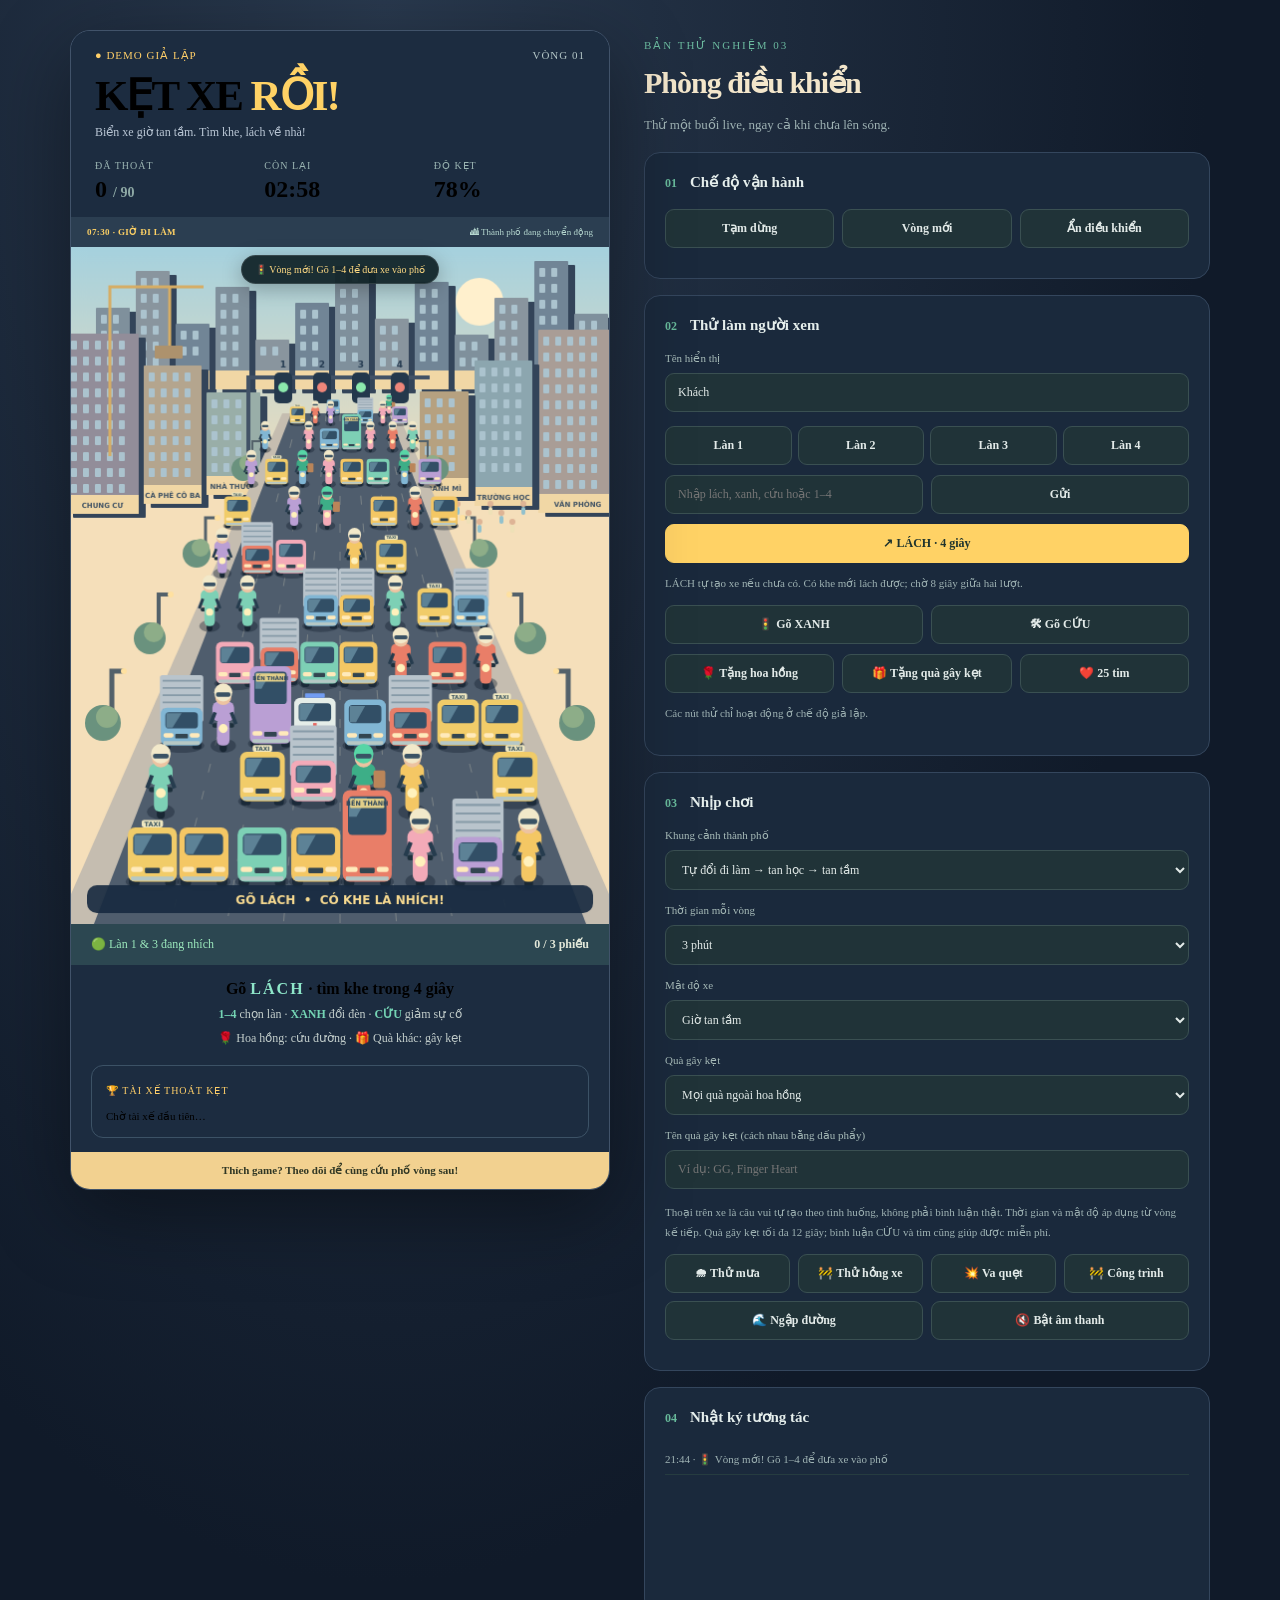
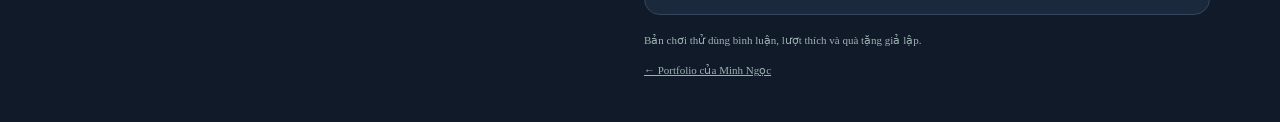
<file: ket-xe-live.html>
<!doctype html><html lang="vi"><head><meta charset="UTF-8"><meta name="viewport" content="width=device-width, initial-scale=1"><title>Kẹt xe rồi! · Demo TikTok Live</title><style>500;600;700;800;900&display=swap');
:root{font-family:'Be Vietnam Pro',system-ui,sans-serif;color:#eff6f4;background:#0c171b;font-synthesis:none}*{box-sizing:border-box}body{margin:0}main{max-width:1180px;margin:30px auto;display:grid;grid-template-columns:540px 1fr;gap:34px;align-items:start;padding:0 20px}.stage{background:#13272a;overflow:hidden;border:1px solid #345151;border-radius:24px;box-shadow:0 24px 80px #0006;position:relative}header{padding:24px 26px 14px;background:#182f31}.brand{display:flex;justify-content:space-between;font-size:11px;letter-spacing:1px;color:#b4c7c7}.badge{color:#ffcf68}h1{font-size:53px;letter-spacing:-2.8px;line-height:1;margin:18px 0 10px;font-weight:900}h1 i{color:#ffd265;font-style:normal}header p{font-size:13px;color:#bfceca;margin:0}.stats{display:grid;grid-template-columns:repeat(3,1fr);padding:16px 24px;gap:18px;background:#182f31}.stats small{display:block;font-size:10px;color:#9bb5b2;letter-spacing:1px}.stats strong{display:block;font-size:26px;margin-top:5px}.stats em{font-size:14px;font-style:normal;color:#8ea9a5}.game{position:relative;background:#294a42}canvas{display:block;width:100%;height:auto}.event{position:absolute;top:12px;left:50%;transform:translateX(-50%);white-space:nowrap;max-width:94%;overflow:hidden;text-overflow:ellipsis;background:#102226ed;border:1px solid #ffffff20;border-radius:30px;padding:10px 17px;color:#ffda83;font-size:12px;box-shadow:0 5px 20px #0004}.signal{display:flex;justify-content:space-between;padding:13px 20px;background:#22473e;font-size:12px;color:#9be8bc}.signal b{color:#e3e8d9}.instructions{text-align:center;padding:18px 10px 12px}.instructions b{font-size:16px}.instructions span{color:#ffd265;letter-spacing:6px}.instructions p{font-size:12px;color:#c3cecb;margin:9px 0}.instructions strong{color:#74d4b4}.rank{margin:0 20px 14px;padding:14px;border:1px solid #36504b;border-radius:12px}.rank small{font-size:10px;color:#ffcf68;letter-spacing:1px}.rank #leaders{display:flex;gap:10px;justify-content:space-between;margin-top:12px;font-size:11px}.rank #leaders span{max-width:32%;overflow:hidden;text-overflow:ellipsis;white-space:nowrap}footer{padding:12px;text-align:center;background:#ffd265;color:#303724;font-size:11px;font-weight:700}aside{padding-top:5px}.eyebrow{font-size:11px;letter-spacing:2px;color:#6bba9f}h2{font-size:30px;letter-spacing:-1px;margin:12px 0}aside p{font-size:13px;line-height:1.8;color:#9eb2b3}.panel{background:#132327;border:1px solid #2c4145;border-radius:16px;padding:20px;margin:16px 0}h3{font-size:12px;color:#68ba9b;margin:0 0 18px}h3 span{color:#e5eeec;font-size:15px;margin-left:10px}.row{display:flex;gap:8px;margin:10px 0;flex-wrap:wrap}.row input{min-width:100px;flex:1}.row button{flex:1;white-space:nowrap}button,input,select{font:inherit;font-size:12px;border-radius:9px;border:1px solid #3a5052;padding:11px 12px;color:#e2eae8;background:#203338}button{cursor:pointer;font-weight:600;transition:background .15s}button:hover{background:#34544f}button:focus-visible,input:focus-visible,select:focus-visible{outline:2px solid #ffd265;outline-offset:3px}button.primary{background:#ffd265;border-color:#ffd265;color:#1f342e}button:disabled{opacity:.4;cursor:not-allowed}label{font-size:11px;color:#a7bbb8;display:block;margin:14px 0}label input,label select{display:block;width:100%;margin-top:8px}.status{padding:10px;background:#0c1b1d;border-radius:8px;font-size:11px!important}.lanes{display:grid;grid-template-columns:repeat(4,1fr);gap:6px}.hint,.note{font-size:11px!important}.log{height:150px;overflow:auto;font-size:11px;color:#b9ceca}.log p{font-size:11px;border-bottom:1px solid #263c40;padding:7px 0;margin:0;line-height:1.5}.result{position:absolute;inset:0;z-index:2;background:#11272bf2;text-align:center;padding:110px 25px 20px}.result h2{font-size:34px;color:#ffcf68}.result p{font-size:15px;line-height:1.8}.result strong{font-size:58px;color:#8fe2b5;display:block;margin:20px}.result small{color:#afc5be}.clean main{display:block;max-width:540px;padding:0;margin:0 auto}.clean aside{display:none}.clean .stage{border-radius:0;border:0}#show{position:fixed;bottom:12px;right:12px;opacity:.4}#show:hover{opacity:1}[hidden]{display:none!important}@media(max-width:900px){main{grid-template-columns:minmax(0,540px);justify-content:center;margin:12px auto;gap:20px;padding:0 10px}h1{font-size:clamp(38px,10vw,53px)}}
.citybar{background:#243d3f;padding:10px 16px;display:flex;justify-content:space-between;gap:8px;align-items:center;font-size:9px}.citybar b{color:#ffd265;letter-spacing:.4px}.citybar span{color:#b6d8d0;font-size:9px} .stage header{padding-top:18px}.stage h1{margin-top:14px}.game .event{font-size:10px;top:8px;padding:8px 13px}
/* Street-level broadcast layout */
body{background:radial-gradient(ellipse at 30% 0,#29394e,#101a29 65%)}.stage{background:#1c2c40;border-color:#41536a;border-radius:20px}header,.stats{background:#1c2c40}header{padding:18px 24px 10px!important}h1{font-size:43px!important;letter-spacing:-2px!important;margin:12px 0 8px!important}header p{color:#bac7d5;font-size:12px}.stats{padding:10px 24px 14px}.stats strong{font-size:24px}.citybar{background:#2b3e51}.signal{background:#2c4751}.instructions{padding:15px 10px 10px}.instructions span{letter-spacing:2px;color:#8ee6c9}.panel{background:#1a293c;border-color:#34465d}.aside-head h2{color:#f3e6cb}.game{background:#a4b3b6}.rank{border-color:#3c5266}footer{background:#f2d190}
</style></head><body>
<main><section class="stage" id="stage"><header><div class="brand"><span class="badge" id="mode">● DEMO GIẢ LẬP</span><span id="round">VÒNG 01</span></div><h1>KẸT XE <i>RỒI!</i></h1><p>Biển xe giờ tan tầm. Tìm khe, lách về nhà!</p></header><div class="stats"><div><small>ĐÃ THOÁT</small><strong id="escaped">0 <em>/ 35</em></strong></div><div><small>CÒN LẠI</small><strong id="timer">03:00</strong></div><div><small>ĐỘ KẸT</small><strong id="jam">0%</strong></div></div>
<div class="citybar"><b id="cityTime">07:30 · GIỜ ĐI LÀM</b><span id="incidentStatus">🏙 Thành phố đang chuyển động</span></div><div class="game"><canvas id="road" width="540" height="680" aria-label="Đường phố chính diện, dòng xe đông đúc và khe lách"></canvas><div id="event" class="event">🚦 Cả phố đang chờ bạn!</div><div id="result" class="result" hidden></div></div>
<div class="signal"><span id="phase">↕ Đường 1 & 3 đang xanh</span><b id="vote">0 / 3 phiếu</b></div><div class="instructions"><b>Gõ <span>LÁCH</span> · tìm khe trong 4 giây</b><p><strong>1–4</strong> chọn làn · <strong>XANH</strong> đổi đèn · <strong>CỨU</strong> giảm sự cố</p><p>🌹 Hoa hồng: cứu đường · 🎁 Quà khác: gây kẹt</p></div><div class="rank"><small>🏆 TÀI XẾ THOÁT KẸT</small><div id="leaders">Chờ tài xế đầu tiên…</div></div><footer id="footer">Thích game? Theo dõi để cùng cứu phố vòng sau!</footer></section>
<aside><div class="aside-head"><span class="eyebrow">BẢN THỬ NGHIỆM 03</span><h2>Phòng điều khiển</h2><p>Thử một buổi live, ngay cả khi chưa lên sóng.</p></div>
<div class="panel"><h3>01 <span>Chế độ vận hành</span></h3><div class="row"><button id="pause">Tạm dừng</button><button id="next">Vòng mới</button><button id="screen">Ẩn điều khiển</button></div></div>
<div class="panel"><h3>02 <span>Thử làm người xem</span></h3><label>Tên hiển thị<input id="name" maxlength="28" value="Khách"></label><div class="lanes"><button data-chat="1">Làn 1</button><button data-chat="2">Làn 2</button><button data-chat="3">Làn 3</button><button data-chat="4">Làn 4</button></div><div class="row"><input id="comment" placeholder="Nhập lách, xanh, cứu hoặc 1–4" maxlength="120"><button id="send">Gửi</button></div><div class="row"><button data-chat="lách" class="primary">↗ LÁCH · 4 giây</button></div><p class="hint">LÁCH tự tạo xe nếu chưa có. Có khe mới lách được; chờ 8 giây giữa hai lượt.</p><div class="row"><button data-chat="xanh">🚦 Gõ XANH</button><button data-chat="cứu">🛠 Gõ CỨU</button></div><div class="row"><button id="rose">🌹 Tặng hoa hồng</button><button id="gift">🎁 Tặng quà gây kẹt</button><button id="likes">❤️ 25 tim</button></div><p class="hint">Các nút thử chỉ hoạt động ở chế độ giả lập.</p></div>
<div class="panel"><h3>03 <span>Nhịp chơi</span></h3><label>Khung cảnh thành phố<select id="scenario"><option value="auto">Tự đổi đi làm → tan học → tan tầm</option><option value="morning">07:30 · Giờ đi làm</option><option value="school">16:30 · Giờ tan học</option><option value="rush">18:00 · Giờ tan tầm</option></select></label><label>Thời gian mỗi vòng<select id="duration"><option value="120">2 phút</option><option value="180" selected>3 phút</option><option value="300">5 phút</option></select></label><label>Mật độ xe<select id="density"><option value="easy">Thong thả</option><option value="normal" selected>Giờ tan tầm</option><option value="hard">Cả phố xuống đường</option></select></label><label>Quà gây kẹt<select id="giftMode"><option value="all">Mọi quà ngoài hoa hồng</option><option value="named">Chỉ tên quà bên dưới</option><option value="none">Tắt gây kẹt bằng quà</option></select></label><label>Tên quà gây kẹt (cách nhau bằng dấu phẩy)<input id="giftNames" placeholder="Ví dụ: GG, Finger Heart"></label><p class="hint">Thoại trên xe là câu vui tự tạo theo tình huống, không phải bình luận thật. Thời gian và mật độ áp dụng từ vòng kế tiếp. Quà gây kẹt tối đa 12 giây; bình luận CỨU và tim cũng giúp được miễn phí.</p><div class="row"><button id="rain">🌧 Thử mưa</button><button id="breakdown">🚧 Thử hỏng xe</button><button id="accident">💥 Va quẹt</button><button id="construction">🚧 Công trình</button><button id="flood">🌊 Ngập đường</button><button id="sound">🔇 Bật âm thanh</button></div></div>
<div class="panel"><h3>04 <span>Nhật ký tương tác</span></h3><div id="log" class="log" aria-live="polite"></div></div><p class="note">Bản chơi thử dùng bình luận, lượt thích và quà tặng giả lập.</p><p class="note"><a href="index.html" style="color:inherit">← Portfolio của Minh Ngọc</a></p></aside></main><button id="show" hidden>⚙ Điều khiển</button><script>
// Short, fictional driver dialogue. Never attributed to real viewer comments.
const streetBanter = {
 jam: [
  'Kẹt xe hay họp lớp vậy?', 'Ủa, đường thành bãi xe hả?', 'Nhích được tí, mừng ghê!',
  'Đứng đây quen mặt luôn!', 'Ai bấm nút tạm dừng vậy?', 'Còi nhiều, đường vẫn vậy!',
  'Xe đứng, bụng réo!', 'Tới nhà chắc cơm thành cháo!', 'Đi một mét, già một tuổi!',
  'Đường đông như tiệc cưới!', 'Tui với xe trước thân rồi!', 'Nhích nhẹ coi bà con ơi!',
  'GPS cũng thở dài!', 'Đường về dài như phim bộ!', 'Xe tui đang thiền!',
  'Đèn xanh ơi, nhớ tui hông?', 'Đứng lâu muốn mọc rễ!', 'Hẹn nhau ở mét tiếp theo!',
  'Ủa đang xếp hàng mua gì?', 'Bánh xe quên cách lăn rồi!'
 ],
 rain: [
  'Mưa quá trời quá đất!', 'Áo mưa ở nhà mới đau!', 'Mới rửa xe hồi sáng…',
  'Trời bật chế độ giặt xe!', 'Tóc mới sấy, trời ơi!', 'Mưa ơi, hết ca chưa?',
  'Áo mưa bay như siêu nhân!', 'Ướt áo chứ đừng ướt cơm!', 'Mây ơi, khóa vòi giùm!',
  'Đi làm hay đi tắm vậy?', 'Mưa ngang, tui cũng ngang!', 'Xin một mái hiên nha!'
 ],
 flood: [
  'Ủa đường hay hồ bơi?', 'Xe tui chưa học bơi!', 'Nước lên, tinh thần xuống!',
  'GPS có đường thủy hông?', 'Đi làm bằng… ca nô?', 'Xin đôi dép biết bơi!',
  'Chậm thôi, sóng tới kìa!', 'Đường nay có view sông!', 'Bánh xe đang ngâm chân!',
  'Hôm nay phố hóa cù lao!', 'Qua khúc này là lên bờ!', 'Đi nhẹ, nước bắn bà con!'
 ],
 morning: [
  'Sắp trễ chấm công rồi!', 'Cà phê chưa kịp uống!', 'Sếp ơi, em gần tới…',
  'Báo thức thắng, đường thua!', 'Dậy sớm mà đường dậy sớm hơn!', 'Bánh mì nguội mất tiêu!',
  'Chưa tới công ty đã hết pin!', 'Họp lúc tám, giờ tám rưỡi!', 'Tui đi làm từ kiếp nào?',
  'Cà phê đá thành cà phê nước!', 'Ước gì công ty sau lưng!', 'Sáng nay tập tính kiên nhẫn!'
 ],
 school: [
  'Con tan học, mẹ chưa tan kẹt!', 'Đón con hay đón hoàng hôn?', 'Cặp con nhẹ hơn đường này!',
  'Con chờ chút, xe đang bò!', 'Cổng trường đông như hội!', 'Ai cũng đi đón thiên thần!',
  'Bé ơi, mẹ qua thêm một đèn!', 'Tan học rồi, đường chưa tan!', 'Mua trà sữa rồi về nha!',
  'Bài tập: tìm đường về nhà!', 'Chuông reo, còi cũng reo!', 'Đừng quên nón bảo hiểm nha!'
 ],
 rush: [
  'Về nhà ăn cơm thôi!', 'Nồi cơm đang chờ tui!', 'Tan ca chứ chưa tan xe!',
  'Bụng tới nhà trước rồi!', 'Mẹ hỏi tới đâu, tui đứng đây!', 'Về tới chắc hết phim!',
  'Hôm nay tăng ca ngoài đường!', 'Tâm hồn ở nhà, xe ở đây!', 'Thèm tô bún bò ghê!',
  'Cho tui về ôm cái gối!', 'Còn một đèn… hồi nãy cũng vậy!', 'Đường về thử lòng người!',
  'Hoàng hôn đẹp, kẹt hơi lâu!', 'Cơm nhà ơi, chờ tui với!'
 ],
 weave: [
  'Cho lách chút nha!', 'Khe nhỏ, hy vọng lớn!', 'Xin miếng đường nha bà con!',
  'Thấy khe rồi, từ từ thôi!', 'Nhích xíu, vui cả ngày!', 'Lách nhẹ như mèo nha!',
  'Có khe là có hy vọng!', 'Bốn giây tỏa sáng!', 'Nhường xíu, thương nhiều!',
  'Tui nhỏ xíu, cho qua nha!', 'Mở đường cho chiếc bụng đói!', 'Nhích thôi, đừng chen mạnh!'
 ],
 construction: [
  'Đường đang làm đẹp hả?', 'Công trình dài hơn kỳ nghỉ!', 'Mai đường đẹp, nay đi chậm!',
  'Lại gặp anh rào chắn!', 'Đường thu nhỏ, xe vẫn đông!', 'Công trình ơi, khi nào xong?',
  'Nhường làn cho cô chú làm!', 'Đi chậm, có người làm đường!', 'Một làn đóng, cả phố chờ!',
  'Đường đang nâng cấp nhan sắc!'
 ],
 accident: [
  'Bình tĩnh nha bà con!', 'Nhường đường xử lý chút nha!', 'Chậm xíu, an toàn trước!',
  'Đừng bu lại, chừa đường nha!', 'Có va quẹt phía trước kìa!', 'Giữ khoảng cách nha!',
  'Mong mọi người đều ổn!', 'Từ từ, rồi đường sẽ thông!'
 ],
 breakdown: [
  'Xe cũng xin nghỉ phép!', 'Máy im, lòng hơi run!', 'Xe hết pin hay hết động lực?',
  'Sáng còn khỏe mà ta!', 'A lô, anh sửa xe ơi!', 'Xe đang suy nghĩ cuộc đời!',
  'Đề máy bằng niềm tin!', 'Cần một bàn tay đẩy xe!', 'Cố lên, gần về nhà rồi!',
  'Xe ơi, đừng nghỉ giữa ca!'
 ]
};
const recentBanter=[];
function pickBanter(group){const lines=streetBanter[group]||streetBanter.jam;const fresh=lines.filter(line=>!recentBanter.includes(line));const pool=fresh.length?fresh:lines;const line=pool[Math.floor(Math.random()*pool.length)];recentBanter.push(line);if(recentBanter.length>18)recentBanter.shift();return line;}
function driverBanter(c){if(c.weave>0)return pickBanter('weave');const local=cityEvent&&Math.floor(c.track/2)===cityEvent.lane;if(local)return pickBanter(cityEvent.kind);if(rain>0)return pickBanter('rain');if(c.wait>2&&Math.random()<.6)return pickBanter('jam');return pickBanter(scene());}

</script><script>
// Front-facing, layered street illustration; screen positions derive from traffic simulation.
function circle(x,y,r,color){ctx.fillStyle=color;ctx.beginPath();ctx.arc(x,y,r,0,Math.PI*2);ctx.fill();}
function poly(points,color){ctx.fillStyle=color;ctx.beginPath();points.forEach(([x,y],i)=>i?ctx.lineTo(x,y):ctx.moveTo(x,y));ctx.closePath();ctx.fill();}
function project(p,t){const d=Math.max(0,Math.min(1.1,p/650));const scale=.27+.82*d;return{x:270+(t-3.5)*51*scale,y:166+Math.pow(d,1.5)*485,s:scale};}
function tower(x,y,w,h,c,label){rr(x+7,y+4,w,h,1,'#334459');rr(x,y,w,h,1,c);for(let row=0;row<Math.floor((h-20)/16);row++)for(let col=0;col<Math.floor((w-8)/12);col++)rr(x+5+col*12,y+7+row*16,6,9,1,scene()==='rush'?'#e6c57f':'#abc3ce');rr(x,y+h-19,w,19,0,'#f1d7a5');txt(label,x+w/2,y+h-6,7,'#425465');}
function frontVehicle(c){const q=project(c.p,c.drawTrack),x=q.x+c.jitter*q.s,y=q.y,s=q.s;ctx.save();ctx.translate(x,y);ctx.scale(s,s);if(c.weave>0){ctx.strokeStyle='#73ffd8';ctx.lineWidth=2.3;ctx.beginPath();ctx.ellipse(0,4,25,10,0,0,Math.PI*2);ctx.stroke();}ctx.fillStyle='#15213066';ctx.beginPath();ctx.ellipse(0,3,c.kind==='bike'||c.kind==='delivery'?14:25,8,0,0,Math.PI*2);ctx.fill();
if(c.kind==='bike'||c.kind==='delivery'){rr(-4,-9,8,19,4,'#192734');rr(-12,-22,24,5,2,'#1d303c');rr(-7,-27,14,30,6,c.color);circle(0,-16,5,'#fff1bc');rr(-12,-46,24,22,7,rain>0?'#58b3b4':c.kind==='delivery'?'#3dae87':c.color);ctx.strokeStyle='#263c4e';ctx.lineWidth=4;ctx.beginPath();ctx.moveTo(-9,-34);ctx.lineTo(-14,-21);ctx.moveTo(9,-34);ctx.lineTo(14,-21);ctx.stroke();circle(0,-51,9,'#edc3a1');circle(0,-56,10,c.kind==='delivery'?'#57d5a6':'#f2e9ca');rr(-8,-56,16,5,2,'#3a5264');if(c.kind==='delivery')rr(10,-39,12,18,2,'#ba8559');}
else{const truck=c.kind==='truck',bus=c.kind==='bus';const h=truck?75:bus?83:48;rr(-22,-17,10,24,3,'#1b2a39');rr(12,-17,10,24,3,'#1b2a39');if(truck){rr(-24,-h,48,h-23,3,'#b9c4cc');for(let j=0;j<5;j++)rr(-21,-h+5+j*8,42,2,0,'#879ba8');}rr(-23,-(truck?39:h),46,truck?42:h+3,7,c.kind==='taxi'?'#f1cc69':c.kind==='ambulance'?'#e5ede8':c.color);rr(-18,-(truck?34:h-6),36,truck?18:bus?36:20,4,'#324f66');poly([[-17,-(truck?33:h-7)],[0,-(truck?33:h-7)],[-10,-(truck?17:h-25)],[-17,-(truck?17:h-25)]],'#8fbdcd77');rr(-20,-11,11,5,2,'#ffeabb');rr(9,-11,11,5,2,'#ffeabb');rr(-7,-10,14,5,1,'#324550');rr(-20,-2,40,4,1,'#b6c8c5');if(bus){rr(-16,-h+8,32,9,1,'#e2cf89');txt('BẾN THÀNH',0,-h+15,6,'#2e475c');}if(c.kind==='taxi'){rr(-10,-h-7,20,7,2,'#f0e8c1');txt('TAXI',0,-h-1,6,'#38525d');}if(c.kind==='ambulance'){rr(-11,-h-5,22,5,1,Math.floor(frame/12)%2?'#e76666':'#719cf2');rr(-2,-20,4,12,0,'#e76963');rr(-6,-16,12,4,0,'#e76963');}}
if(!c.ambient){const label=c.name;ctx.font='700 10px system-ui';const w=ctx.measureText(label).width+12;rr(-w/2,13,w,17,5,c.weave>0?'#8ff4d2':'#182b40');txt(label,0,25,10,c.weave>0?'#173f3e':'#fff0c7');}if(c.weave>0){rr(-22,-95,44,16,6,'#7ce8c5');txt('↗ '+c.weave.toFixed(1)+'s',0,-83,10,'#193b3d');}ctx.restore();return{x,y,s};}
function draw(){ctx.clearRect(0,0,540,680);const dusk=scene()==='rush';const sky=ctx.createLinearGradient(0,0,0,250);sky.addColorStop(0,dusk?'#747c9c':'#a5d1de');sky.addColorStop(1,dusk?'#f3ba91':'#f5dfba');ctx.fillStyle=sky;ctx.fillRect(0,0,540,680);circle(410,55,24,dusk?'#ffd49c':'#fff0cd');
// Skyline, storefronts and an eye-level vanishing point.
for(let i=0;i<15;i++){const x=i*40-15,h=45+(i*37)%90;tower(x,143-h,34,h,['#718596','#7f909c','#89959e'][i%3],'');}
tower(-5,87,73,181,'#928d99','CHUNG CƯ');tower(73,119,58,139,'#b4a58e','CÀ PHÊ CÔ BA');tower(136,146,54,103,'#99aea8','NHÀ THUỐC');tower(469,83,79,184,'#a99d96','VĂN PHÒNG');tower(405,114,58,146,'#8ca6af','TRƯỜNG HỌC');tower(350,145,49,106,'#b6a180','BÁNH MÌ');
poly([[212,167],[328,167],[540,650],[540,680],[0,680],[0,650]],'#c5bdb0');poly([[221,167],[319,167],[517,680],[23,680]],'#536170');poly([[221,167],[319,167],[517,680],[23,680]],dusk?'#50536144':'#35475a22');
ctx.strokeStyle='#d6d2be55';ctx.lineWidth=1;ctx.setLineDash([9,19]);for(let t=0;t<7;t++){const a=project(0,t+.5),b=project(690,t+.5);ctx.beginPath();ctx.moveTo(a.x,a.y);ctx.lineTo(b.x,b.y);ctx.stroke();}ctx.setLineDash([]);
// Roadside trees, lamps, construction fencing and pedestrians.
for(const side of [-1,1])for(let i=0;i<4;i++){const y=230+i*85,x=270+side*(88+i*47);ctx.strokeStyle='#53616a';ctx.lineWidth=2+i;ctx.beginPath();ctx.moveTo(x,y);ctx.lineTo(x,y-35-i*8);ctx.lineTo(x-side*12,y-35-i*8);ctx.stroke();circle(x-side*12,y-35-i*8,3,'#ffe1a0');circle(x+side*9,y-7,12+i*2,'#6a927e');circle(x+side*5,y-13,8+i,'#8dad88');}
ctx.strokeStyle='#d6ad65';ctx.lineWidth=3;ctx.beginPath();ctx.moveTo(39,210);ctx.lineTo(39,40);ctx.lineTo(133,40);ctx.moveTo(99,40);ctx.lineTo(99,99);ctx.stroke();rr(84,99,28,13,1,'#ad926d');
const school=scene()==='school';for(let i=0;i<(school?18:7);i++){const x=388+(i*11)%90,y=261+(i%3)*9;rr(x-2,y,4,8,2,i%2?'#eee1b7':'#92c1cd');circle(x,y-3,3,'#deb495');}
// Visible signals over the packed boulevard.
ctx.strokeStyle='#425266';ctx.lineWidth=4;ctx.beginPath();ctx.moveTo(178,225);ctx.lineTo(178,131);ctx.lineTo(360,131);ctx.stroke();for(let i=0;i<4;i++){rr(204+i*39,126,18,31,5,'#24384c');circle(213+i*39,141,5,!transition&&i%2===phase&&blocked<=0?'#8ce9ad':'#ee867a');txt(String(i+1),213+i*39,121,9,'#273d53');}
if(cityEvent?.kind==='flood'){const a=project(240,cityEvent.lane*2-.4),b=project(460,cityEvent.lane*2+1.4);poly([[a.x,a.y],[a.x+55,a.y],[b.x+15,b.y],[b.x-85,b.y]],'#74bdd399');ctx.strokeStyle='#d2edf0';for(let i=0;i<6;i++){ctx.beginPath();ctx.moveTo(a.x+i*5,a.y+12+i*20);ctx.lineTo(a.x+30+i*6,a.y+12+i*20);ctx.stroke();}}
const visible=cars.filter(c=>c.p>=0&&c.p<=690).sort((a,b)=>a.p-b.p);for(const c of visible)frontVehicle(c);
if(cityEvent&&cityEvent.kind!=='flood'){const q=project(405,cityEvent.lane*2+.5);rr(q.x-31,q.y-21,62,23,3,'#f0bd69');txt(cityEvent.kind==='construction'?'🚧 THI CÔNG':cityEvent.kind==='accident'?'💥 VA QUẸT':'🛠 XE HỎNG',q.x,q.y-6,9,'#463e35');}
// A handful of speech bubbles, laid above vehicles without hiding the whole street.
const boxes=[];for(const c of visible){if(c.speechTime<=0)continue;const q=project(c.p,c.drawTrack);if(q.s<.5)continue;ctx.font='600 10px system-ui';const w=ctx.measureText(c.speech).width+16,x=Math.max(4,Math.min(536-w,q.x-w/2)),y=q.y-83*q.s-23;if(boxes.some(b=>x<b.x+b.w&&x+w>b.x&&Math.abs(y-b.y)<30))continue;boxes.push({x,y,w});rr(x+1,y+3,w,23,9,'#1d2e4655');rr(x,y,w,23,9,'#fff3d8');poly([[q.x-4,y+22],[q.x,y+30],[q.x+5,y+22]],'#fff3d8');txt(c.speech,x+w/2,y+15,10,'#34465b');}
if(blocked>0){rr(198,178,144,26,8,'#f3c56a');txt('🚧 KẸT CỨNG · '+Math.ceil(blocked)+'s',270,195,11,'#493f34');}if(rain>0){ctx.strokeStyle='#d9e8ef88';for(let i=0;i<100;i++){const x=(i*89+frame*2)%550,y=(i*71+frame*5)%690;ctx.beginPath();ctx.moveTo(x,y);ctx.lineTo(x-5,y+16);ctx.stroke();}}
const active=cars.find(c=>!c.ambient&&c.weave>0);rr(16,641,508,28,10,'#182a40e8');txt(active?'↗ '+active.name+' đang tìm khe · '+Math.ceil(active.weave)+'s':'GÕ LÁCH  •  CÓ KHE LÀ NHÍCH!',270,660,12,active?'#9bf5d6':'#f6d990');}

</script><script>
'use strict';
const $=id=>document.getElementById(id),canvas=$('road'),ctx=canvas.getContext('2d');
const names=['Bé Bắp','Anh Tài','Mèo Cam','Cô Ba','Út Cưng','Chị Hai','Gấu Bông','Bún Bò','Tí Nị','Cà Phê','Bơ','Bánh Mì'];
const colors=['#f4c764','#e97e68','#7dd0b5','#81b6d4','#ba9fd4','#f3aab8'];
let cfg={duration:180,density:'normal'},mode='demo',paused=false,round=0,remaining=180,resultTime=0,phase=0,phaseTime=0,transition=false,cars=[],escaped=0,spawnT=0,demoT=0,incidentT=0,blocked=0,rain=0,likes=0,votes=new Set(),scores=new Map(),cooldowns=new Map(),giftSeen=new Map(),audio=null,sound=false,frame=0,desiredPhase=0,target=35;
function log(s){const p=document.createElement('p');p.textContent=new Date().toLocaleTimeString('vi-VN',{hour:'2-digit',minute:'2-digit'})+' · '+s;$('log').prepend(p);while($('log').children.length>45)$('log').lastChild.remove();}
function announce(s){$('event').textContent=s;log(s);beep();}
function beep(){if(!sound)return;try{audio??=new(window.AudioContext||window.webkitAudioContext)();const o=audio.createOscillator(),g=audio.createGain();o.connect(g);g.connect(audio.destination);o.frequency.value=500;g.gain.setValueAtTime(.035,audio.currentTime);g.gain.exponentialRampToValueAtTime(.001,audio.currentTime+.1);o.start();o.stop(audio.currentTime+.12);}catch{}}
function clean(s,n=24){return String(s||'Khán giả').replace(/[\u0000-\u001f\u007f]/g,'').slice(0,n)}
function normalize(s){return String(s||'').normalize('NFD').replace(/[\u0300-\u036f]/g,'').toLowerCase().trim()}
let cityEvent=null,cityClock=0,bubbleClock=0;
function startRound(){cityEvent=null;cityClock=0;bubbleClock=0;cfg={duration:Number($('duration').value),density:$('density').value};remaining=cfg.duration;target=Math.round(cfg.duration/180*({easy:65,normal:90,hard:110}[cfg.density]));round++;cars=[];escaped=0;phase=0;phaseTime=0;transition=false;blocked=0;rain=0;likes=0;votes.clear();cooldowns.clear();resultTime=0;spawnT=0;demoT=0;incidentT=0;paused=false;$('pause').textContent='Tạm dừng';$('result').hidden=true;$('round').textContent='VÒNG '+String(round).padStart(2,'0');for(let row=0;row<10;row++)for(let t=0;t<8;t++){if(Math.random()<.09)continue;const n=cars.length;addCar('seed'+row+'-'+t,'Xe phố',t%4,true,t);if(cars.length>n)cars[cars.length-1].p=10+row*65;}announce('🚦 Vòng mới! Gõ 1–4 để đưa xe vào phố');}
function scene(){const choice=$('scenario').value;return choice&&choice!=='auto'?choice:['morning','school','rush'][Math.floor(cityClock/45)%3];}
function addCar(id,name,lane,ambient=false,forcedTrack){if(resultTime||paused)return;if(!ambient&&cars.some(c=>c.id===id))return;const r=Math.random(),kind=r<.35?'bike':r<.43?'delivery':r<.69?'car':r<.77?'taxi':r<.83?'bus':r<.97?'truck':'ambulance';const small=['bike','delivery'].includes(kind);const track=forcedTrack??(lane*2+Math.floor(Math.random()*2));const same=cars.filter(c=>c.track===track);if(same.length>=16||cars.length>=128)return;const length=small?30:kind==='bus'||kind==='truck'?58:42;let p=Math.min(10,...same.map(c=>c.p-(c.length+length)/2-7));if(!ambient){for(let slot=470;slot>=60;slot-=10){if(same.every(o=>Math.abs(o.p-slot)>(o.length+length)/2+12)){p=slot;break;}}}if(p < -160)return;cars.push({id,name:clean(name,16),lane,p,ambient,kind,track,drawTrack:track,length,color:colors[Math.floor(Math.random()*colors.length)],speech:'',speechTime:0,wait:0,weave:0,weaveCooldown:0,jitter:(Math.random()-.5)*7});return true;}
function weavePlayer(id,name){let c=cars.find(c=>c.id===id);if(!c){if(!addCar(id,name,Math.floor(Math.random()*4)))return;c=cars.find(c=>c.id===id);}if(c.weaveCooldown>0){log(name+': đợi '+Math.ceil(c.weaveCooldown)+'s để lách tiếp.');return;}c.weave=4;c.weaveCooldown=8;c.speech=pickBanter('weave');c.speechTime=4;announce('↗ '+clean(name,16)+' lách tìm khe trong 4 giây!');}
function triggerIncident(kind){if(paused||resultTime)return;const lane=Math.floor(Math.random()*4);if(kind==='rain'){rain=18;announce('🌧 Mưa lớn! Cả phố khoác áo mưa');return;}cityEvent={kind,lane,time:kind==='construction'?24:kind==='flood'?22:14};const title={accident:'💥 Va quẹt! Hai xe chờ xử lý',construction:'🚧 Công trình chiếm làn ô tô',flood:'🌊 Ngập đường! Xe bò qua nước',breakdown:'🛠 Xe chết máy chắn đường'};announce(title[kind]+' · Làn '+(lane+1));}
function requestSwitch(){if(transition||phaseTime<3)return;desiredPhase=1-phase;transition=true;phaseTime=0;votes.clear();announce('🚦 Đang dọn ngã tư trước khi đổi đèn…');}
function rescue(amount,name){if(resultTime||paused)return;blocked=Math.max(0,blocked-amount);rain=Math.max(0,rain-amount);if(cityEvent){cityEvent.time=Math.max(0,cityEvent.time-amount);if(!cityEvent.time)cityEvent=null;}announce('🛠 '+clean(name,16)+' tiếp sức cứu đường!');}
function eventIn(e){if(!e||typeof e!=='object')return;if(e.type==='status'){ $('connection').textContent='Cầu nối: '+clean(e.msg||e.state,120);$('mode').textContent=e.state==='live'?'● TIKTOK LIVE':'● LIVE · '+clean(e.state,22);return;}if(e.type==='giftNotice'){log(clean(e.msg,150));return;}if(paused||resultTime)return;
 const id=clean(e.uniqueId||e.nickname||'guest',80),name=clean(e.nickname||id);
 if(e.type==='chat'){const t=normalize(e.comment);if(!/^[1-4]$|^xanh$|^cuu$|^lach$/.test(t))return;const key=id+':'+t,now=Date.now();if(now-(cooldowns.get(key)||0)<3000)return;cooldowns.set(key,now);if(cooldowns.size>1500)for(const[k,v]of cooldowns)if(now-v>30000)cooldowns.delete(k);
 if(/^[1-4]$/.test(t)){if(addCar(id,name,Number(t)-1))log(name+' chọn làn '+t);else log(name+': xe đang ở trong phố hoặc làn vào đã đầy.');}else if(t==='lach'){weavePlayer(id,name);}else if(t==='xanh'){votes.add(id);if(votes.size>=3)requestSwitch();}else rescue(1,name);
 }else if(e.type==='like'){likes+=Math.max(0,Math.min(1000,Number(e.likeCount)||0));if(likes>=100){likes%=100;rescue(4,'Cả live ❤️');}}
 else if(e.type==='gift'){if(!e.eventId){log('Bỏ qua quà thiếu mã sự kiện để tránh tính trùng.');return;}if(giftSeen.has(e.eventId))return;giftSeen.set(e.eventId,Date.now());if(giftSeen.size>5000)giftSeen.delete(giftSeen.keys().next().value);const count=Math.max(1,Math.min(100,Math.floor(Number(e.count)||1)));
 if(e.isRose||['rose','hoa hong'].includes(normalize(e.giftName))){rescue(Math.min(12,count*4),name+' 🌹');}else {const gm=$('giftMode').value,allowed=gm==='all'||gm==='named'&&$('giftNames').value.split(',').map(normalize).includes(normalize(e.giftName));if(allowed){blocked=Math.min(12,blocked+Math.min(8,count*3));announce('🎁 '+name+' mở hội giữa đường! +'+Math.min(8,count*3)+'s');}else announce('✨ Cảm ơn '+name+' tặng '+clean(e.giftName,20));}
 }else if(e.type==='member'){log('👋 '+name+' vào phố. Gõ 1–4 để chơi!');}}
function update(dt){if(paused)return;if(resultTime){resultTime-=dt;$('restartCount').textContent=Math.max(0,Math.ceil(resultTime));if(resultTime<=0)startRound();return;}cityClock+=dt;bubbleClock+=dt;if(cityEvent){cityEvent.time-=dt;if(cityEvent.time<=0)cityEvent=null;}for(const c of cars){c.speechTime=Math.max(0,c.speechTime-dt);c.weave=Math.max(0,c.weave-dt);c.weaveCooldown=Math.max(0,c.weaveCooldown-dt);c.drawTrack+=(c.track-c.drawTrack)*Math.min(1,dt*9);}if(bubbleClock>2.3){bubbleClock=0;const visible=cars.filter(c=>c.p>60&&c.p<530);if(visible.length){const c=visible[Math.floor(Math.random()*visible.length)];c.speech=driverBanter(c);c.speechTime=4.5;}}remaining=Math.max(0,remaining-dt);phaseTime+=dt;blocked=Math.max(0,blocked-dt);rain=Math.max(0,rain-dt);spawnT+=dt;demoT+=dt;incidentT+=dt;
 if(!transition&&phaseTime>=9)requestSwitch();if(transition&&phaseTime>=1.5&&!cars.some(c=>c.p>560&&c.p<645)){phase=desiredPhase;transition=false;phaseTime=0;votes.clear();$('event').textContent=phase===0?'🟢 Làn 1 & 3 được đi!':'🟢 Làn 2 & 4 được đi!';}
 const interval={easy:.8,normal:.36,hard:.22}[cfg.density]*(scene()==='rush'?.8:1);if(spawnT>interval){spawnT=0;addCar('npc-'+Math.random(),'Xe phố',scene()==='school'&&Math.random()<.45?1:Math.floor(Math.random()*4),true);}
 if(mode==='demo'&&demoT>2.8){demoT=0;const i=Math.floor(Math.random()*names.length);eventIn({type:'chat',uniqueId:'demo'+i,nickname:names[i],comment:String(1+Math.floor(Math.random()*4))});if(Math.random()<.5)eventIn({type:'chat',uniqueId:'demo'+i,nickname:names[i],comment:'lach'});if(Math.random()<.35)eventIn({type:'chat',uniqueId:'demo'+i,nickname:names[i],comment:'xanh'});}
 if(incidentT>27){incidentT=0;triggerIncident(['rain','accident','construction','flood','breakdown'][Math.floor(Math.random()*5)]);}
 // A lane change requires a real empty slot; a boost never passes through another vehicle.
 for(const c of cars){if(c.weave<=0||Math.abs(c.drawTrack-c.track)>.15)continue;const currentFront=cars.filter(o=>o!==c&&o.track===c.track&&o.p>c.p).reduce((m,o)=>Math.min(m,o.p-(o.length+c.length)/2-7),Infinity);if(currentFront-c.p>60)continue;let best=c.track,bestRoom=currentFront-c.p;for(const t of [c.track-1,c.track+1]){if(t<0||t>7)continue;const others=cars.filter(o=>o!==c&&(o.track===t||Math.abs(o.drawTrack-t)<.75));if(others.some(o=>Math.abs(o.p-c.p)<(o.length+c.length)/2+12))continue;const room=others.filter(o=>o.p>c.p).reduce((m,o)=>Math.min(m,o.p-c.p-(o.length+c.length)/2-7),Infinity);if(room>bestRoom+8){best=t;bestRoom=room;}}c.track=best;}
 const speed=rain>0?17:29;for(let track=0;track<8;track++){const queue=cars.filter(c=>c.track===track).sort((a,b)=>b.p-a.p);let front=null;for(const c of queue){const affected=cityEvent&&Math.floor(track/2)===cityEvent.lane;const localBlock=affected&&(cityEvent.kind==='accident'||cityEvent.kind==='breakdown'||cityEvent.kind==='construction'&&track%2===0);const open=!transition&&Math.floor(track/2)%2===phase&&blocked<=0;let limit=front?front.p-(front.length+c.length)/2-7:Infinity;if(!open&&c.p<=560)limit=Math.min(limit,560);if(localBlock&&c.p<=390)limit=Math.min(limit,390);const previous=c.p;const flood=affected&&cityEvent.kind==='flood';const v=speed*(flood?.4:1)*(c.weave>0?2.2:1);c.p=Math.min(c.p+v*dt,Math.max(c.p,limit));c.wait=c.p-previous<.5?c.wait+dt:0;front=c;}}
 cars=cars.filter(c=>{if(c.p<650)return true;escaped++;if(!c.ambient){const s=scores.get(c.id)||{name:c.name,score:0};s.score++;scores.delete(c.id);scores.set(c.id,s);if(scores.size>2000)scores.delete(scores.keys().next().value);}return false;});
 if(remaining<=0){resultTime=10;$('result').hidden=false;$('result').replaceChildren();const h=document.createElement('h2');h.textContent=escaped>=target?'PHỐ THÔNG RỒI! 🎉':'KẸT NHƯNG VUI! 😅';const score=document.createElement('strong');score.textContent=escaped+' xe';const p=document.createElement('p');p.textContent=escaped>=target?'Cả live đã cùng vượt mục tiêu!':'Cùng cứu thêm nhiều xe ở vòng sau nhé!';const small=document.createElement('small');small.append('Tự mở vòng mới sau ');const b=document.createElement('b');b.id='restartCount';b.textContent='10';small.append(b,' giây');$('result').append(h,score,p,small);log('Kết thúc vòng '+round+': '+escaped+'/'+target+' xe.');}}
function rr(x,y,w,h,r,fill){ctx.fillStyle=fill;ctx.beginPath();ctx.roundRect(x,y,w,h,r);ctx.fill();}
function txt(t,x,y,size,color,align='center'){ctx.font=`600 ${size}px system-ui`;ctx.textAlign=align;ctx.fillStyle=color;ctx.fillText(t,x,y);}
function ui(){const sc=scene();$('cityTime').textContent={morning:'07:30 · GIỜ ĐI LÀM',school:'16:30 · GIỜ TAN HỌC',rush:'18:00 · GIỜ TAN TẦM'}[sc];$('incidentStatus').textContent=cityEvent?({accident:'💥 Va quẹt',construction:'🚧 Công trình',flood:'🌊 Ngập đường',breakdown:'🛠 Xe hỏng'}[cityEvent.kind]+' · Làn '+(cityEvent.lane+1)+' · '+Math.ceil(cityEvent.time)+'s'):rain>0?'🌧 Mưa lớn · '+Math.ceil(rain)+'s':'🏙 Thành phố đang chuyển động'; $('escaped').innerHTML=escaped+' <em>/ '+target+'</em>';$('timer').textContent=String(Math.floor(remaining/60)).padStart(2,'0')+':'+String(Math.floor(remaining%60)).padStart(2,'0');$('jam').textContent=Math.min(100,Math.round(cars.filter(c=>c.p>=0&&c.p<650).length/90*100))+'%';$('phase').textContent=paused?'⏸ Đang tạm dừng':blocked>0?'🚧 Gõ CỨU để mở đường':transition?'🚦 Chờ xe trước thoát':phase===0?'🟢 Làn 1 & 3 đang nhích':'🟢 Làn 2 & 4 đang nhích';$('vote').textContent=votes.size+' / 3 phiếu';$('leaders').replaceChildren();const top=[...scores.values()].sort((a,b)=>b.score-a.score).slice(0,3);if(!top.length)$('leaders').textContent='Chờ tài xế đầu tiên…';top.forEach((s,i)=>{const el=document.createElement('span');el.textContent=['🥇','🥈','🥉'][i]+' '+s.name+' · '+s.score;$('leaders').append(el);});}



function test(e){if(mode!=='demo')return;eventIn({uniqueId:'manual-'+clean($('name').value),nickname:$('name').value,...e});}
document.querySelectorAll('[data-chat]').forEach(b=>b.onclick=()=>test({type:'chat',comment:b.dataset.chat}));$('send').onclick=()=>{test({type:'chat',comment:$('comment').value});$('comment').value='';};$('comment').onkeydown=e=>{if(e.key==='Enter')$('send').click();};$('rose').onclick=()=>test({type:'gift',eventId:String(performance.now()),giftName:'Rose',isRose:true,count:1});$('gift').onclick=()=>test({type:'gift',eventId:String(performance.now()),giftName:'GG',isRose:false,count:1});$('likes').onclick=()=>test({type:'like',likeCount:25});$('pause').onclick=()=>{paused=!paused;$('pause').textContent=paused?'Tiếp tục':'Tạm dừng';};$('next').onclick=startRound;['rain','breakdown','accident','construction','flood'].forEach(kind=>$(kind).onclick=()=>{if(mode==='demo')triggerIncident(kind);});$('sound').onclick=()=>{sound=!sound;$('sound').textContent=sound?'🔊 Tắt âm thanh':'🔇 Bật âm thanh';beep();};$('screen').onclick=()=>{document.body.classList.add('clean');$('show').hidden=false;};$('show').onclick=()=>{document.body.classList.remove('clean');$('show').hidden=true;};
let last=performance.now(),uiT=0;function loop(now){const dt=Math.min(.1,(now-last)/1000);last=now;update(dt);draw();uiT+=dt;if(uiT>.2){ui();uiT=0;}frame++;requestAnimationFrame(loop);}startRound();ui();requestAnimationFrame(loop);

</script></body></html>
</file>
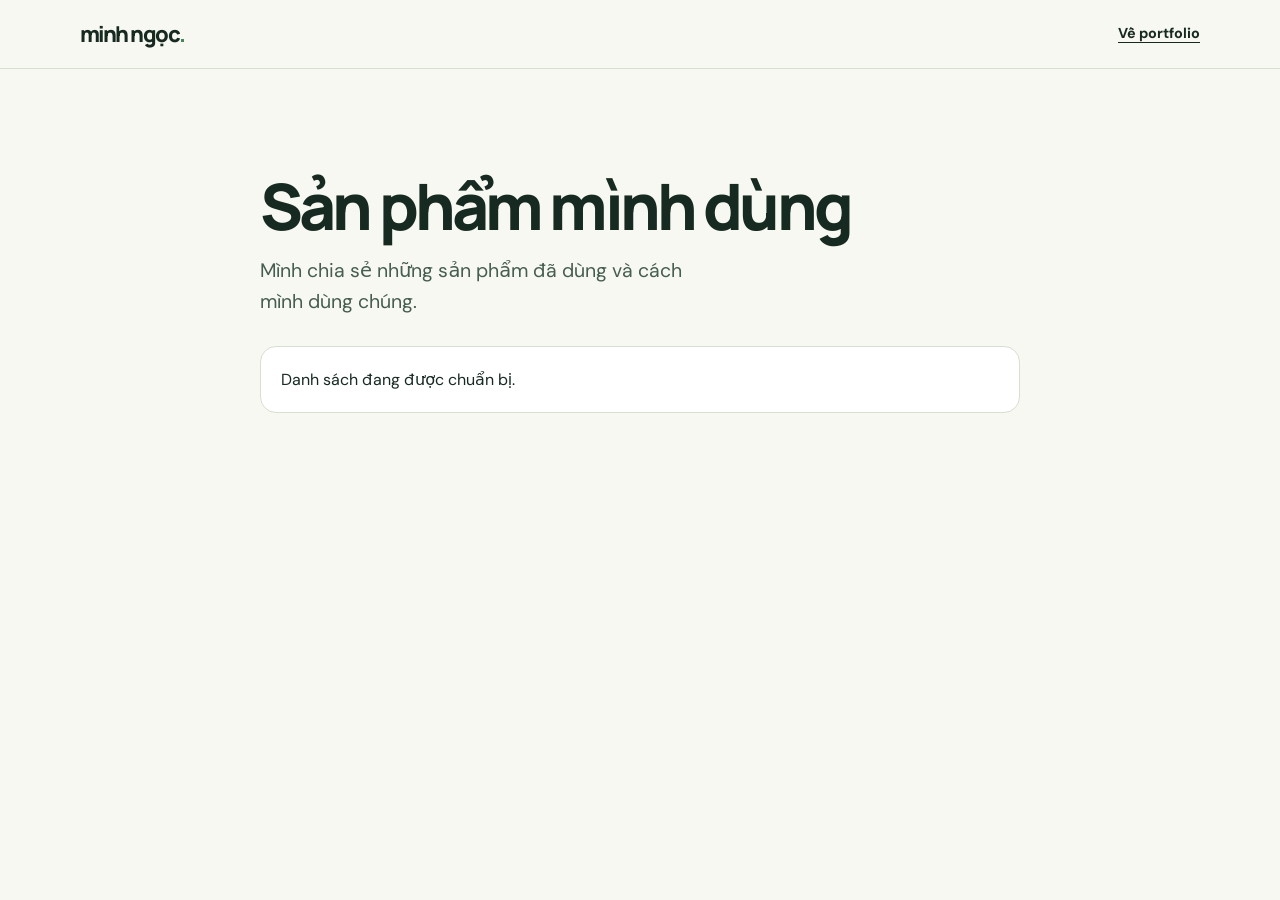
<file: san-pham.html>
<!doctype html>
<html lang="vi">
<head>
  <meta charset="utf-8">
  <meta name="viewport" content="width=device-width, initial-scale=1">
  <meta name="description" content="Những sản phẩm Đặng Thị Minh Ngọc dùng và giới thiệu.">
  <title>Sản phẩm mình dùng · Minh Ngọc</title>
  <link rel="stylesheet" href="style.css?v=20261113-3">
  <style>
    .recommendations{max-width:760px;padding-block:clamp(40px,9vw,100px)}
    .recommendations h1{font-size:clamp(2.25rem,8vw,4rem);letter-spacing:-.06em}
    .recommendations .intro{margin-top:12px}
    .product-list{display:grid;gap:12px;margin-top:28px}
    .product-card{background:var(--white);border:1px solid var(--line);border-radius:16px;padding:20px}
    .product-card p+p,.product-card h2+p{margin-top:8px}
    .product-card .button{margin-top:14px}
  </style>
</head>
<body>
  <header class="topbar">
    <div class="shell navigation">
      <a class="wordmark" href="./?lang=vi">minh ngọc<span>.</span></a>
      <a class="text-link" href="./?lang=vi">Về portfolio</a>
    </div>
  </header>
  <main class="shell recommendations">
    <h1>Sản phẩm mình dùng</h1>
    <p class="intro">Mình chia sẻ những sản phẩm đã dùng và cách mình dùng chúng.</p>
    <div class="product-list">
      <div class="product-card"><p>Danh sách đang được chuẩn bị.</p></div>
    </div>
  </main>
</body>
</html>
</file>
<file: style.css>
@import url('https://fonts.googleapis.com/css2?family=DM+Sans:wght@400;500;600;700&family=Manrope:wght@400;500;600;700;800&display=swap');
:root{
  color-scheme:light;--paper:#f7f8f1;--white:#fff;--ink:#172a22;--muted:#465d51;
  --dark:#17362b;--accent:#e8f98d;--line:#d6dfd2;
  --body:"DM Sans",system-ui,sans-serif;--display:"Manrope",system-ui,sans-serif;
}
*{box-sizing:border-box}
html{scroll-behavior:smooth;scroll-padding-top:100px}
body{margin:0;background:var(--paper);color:var(--ink);font:1rem/1.6 var(--body)}
a{color:inherit}
button,input,select{font:inherit}
button{cursor:pointer}
a:focus-visible,button:focus-visible,input:focus-visible,select:focus-visible,summary:focus-visible{outline:3px solid #166d59;outline-offset:4px}
img{display:block;max-width:100%}
p,h1,h2,h3,h4,figure,ul,ol{margin:0}
h1,h2,h3,h4{font-family:var(--display);font-weight:800;line-height:1.16}
.shell{width:min(1120px,calc(100% - 64px));margin-inline:auto}
.skip{position:fixed;top:-120px;left:12px;background:white;padding:10px;z-index:5}
.skip:focus{top:10px}
.topbar{position:sticky;top:0;z-index:4;background:#f7f8f1f5;border-bottom:1px solid var(--line);backdrop-filter:blur(8px)}
.navigation{min-height:68px;display:flex;align-items:center;justify-content:space-between;gap:18px}
.wordmark{font:800 1.37rem var(--display);white-space:nowrap;text-decoration:none;letter-spacing:-.07em}
.wordmark span,.hero h1 span{color:#45845c}
.navigation nav{display:flex;gap:clamp(12px,3vw,36px);align-items:center;font-size:.88rem;font-weight:600}
.navigation nav a{text-decoration:none}
.navigation nav a:hover,.text-link:hover{text-decoration-thickness:2px;text-decoration-line:underline}
.languages{display:flex;gap:2px;align-items:center;background:#e6ebdf;padding:3px;border-radius:30px}
.languages button{border:0;background:transparent;color:#304738;border-radius:30px;padding:5px 10px;font-size:.78rem;font-weight:700}
.languages button[aria-pressed=true]{background:var(--dark);color:white}
.hero{position:relative;display:grid;grid-template-columns:1.24fr .76fr;align-items:center;gap:clamp(32px,7vw,112px);padding-block:clamp(52px,8vw,101px)}
.hero-photo{width:min(100%,340px);justify-self:center;position:relative;padding:14px 14px 0;background:#dce7d6;border:1px solid #c5d6c0;border-radius:46% 46% 19px 19px;box-shadow:13px 13px 0 #e8eddd}
.hero-photo img{width:100%;height:auto;aspect-ratio:4/4.55;object-fit:cover;object-position:center 35%;border-radius:46% 46% 12px 12px}
.hero h1{font-size:clamp(3.2rem,8.4vw,7.1rem);letter-spacing:-.086em;margin:.16em 0 .24em;line-height:1.02}
.eyebrow{font-weight:700;font-size:.76rem;letter-spacing:.08em;text-transform:uppercase;color:#326e54}
.intro{max-width:465px;color:var(--muted);font-size:clamp(1.02rem,2.2vw,1.22rem)}
.actions,.row,.fields{display:flex;align-items:center;gap:12px}
.actions{margin-top:24px;flex-wrap:wrap;gap:18px}
.button,.row button{display:inline-block;padding:10px 15px;border-radius:9px;background:var(--dark);color:white;border:1px solid transparent;text-decoration:none;font-weight:700;font-size:.9rem}
.button:hover,.row button:hover{background:#285a45}
.text-link{font-size:.9rem;font-weight:700;text-underline-offset:4px}
.quicklinks{display:grid;grid-template-columns:repeat(3,minmax(0,1fr));border:1px solid #cbd9c8;border-radius:15px;background:#edf2e7}
.quicklinks a{position:relative;display:grid;gap:1px;padding:15px 36px 15px 18px;text-decoration:none}
.quicklinks a+a{border-left:1px solid #cbd9c8}
.quicklinks a:hover{background:#e3eddb}
.quicklinks a:first-child{border-radius:14px 0 0 14px}
.quicklinks a:last-child{border-radius:0 14px 14px 0}
.quicklinks span{font-size:.83rem;color:var(--muted)}
.quicklinks i{position:absolute;right:13px;top:15px;font-style:normal;color:#326e54}
.work,.experience,.personal,.academic,.skills{padding-block:clamp(42px,6vw,76px)}
.section-head{display:flex;align-items:end;justify-content:space-between;gap:8px 24px;flex-wrap:wrap;margin-bottom:20px}
.section-head h2{font-size:clamp(1.9rem,5vw,3.25rem);letter-spacing:-.065em}
.section-head p{font-size:.92rem;color:var(--muted)}
.case{min-width:0;border-radius:21px;border:1px solid var(--line);overflow:hidden}
.case-copy h3{margin:8px 0 10px;font-size:clamp(1.48rem,3.4vw,2.5rem);letter-spacing:-.045em}
.case-copy > p:not(.eyebrow){margin-bottom:12px}
.case.pebbles{display:grid;grid-template-columns:1.25fr .75fr;align-items:center;gap:clamp(24px,5vw,65px);padding:clamp(22px,5vw,50px);background:var(--dark);color:#f5f9ef;border-color:#17362b}
.pebbles h3{font-size:clamp(1.7rem,4.1vw,3.15rem)}
.pebbles .eyebrow,.pebbles .text-link{color:var(--accent)}
.pebbles a:focus-visible{outline-color:var(--accent)}
.outcome{padding:10px 13px;border-left:3px solid var(--accent);background:#234939;border-radius:0 8px 8px 0;margin:16px 0}
.outcome strong{color:var(--accent);font-size:.79rem}
.outcome p{font-size:.92rem}
.booking-visual{border-radius:15px;background:#e5eddb;color:#203a2e;padding:clamp(16px,3vw,26px);box-shadow:6px 6px 0 #38634d}
.booking-visual h4{font-size:1rem;margin-bottom:11px}
.booking-visual ol{list-style:none;padding:0;display:grid;gap:7px}
.booking-visual li,.booking-result{display:flex;gap:10px;align-items:center;background:#f8fbf3;padding:8px 9px;border-radius:8px;font-size:.85rem}
.booking-visual li span,.booking-result span{color:#2c6c48;font-size:1.15rem;line-height:1;width:19px;text-align:center}
.booking-result{margin-top:10px;background:var(--accent)}
.work-grid{display:grid;grid-template-columns:repeat(2,minmax(0,1fr));gap:16px;margin-top:16px}
.work-grid .case{display:flex;flex-direction:column;gap:15px;padding:clamp(16px,3vw,28px)}
.lilac{background:#eee8fa;border-color:#e2d9f3}
.mint{background:#e3f0e7;border-color:#d3e5d9}
.work-grid h3{font-size:clamp(1.35rem,3vw,2.1rem)}
.sample{margin-top:auto;background:#fffeff;border:1px solid #d4dbd1;border-radius:12px;padding:14px}
.sample h4{margin:4px 0 5px}
.sample p,.sample label,.sample summary,.sample li{font-size:.86rem}
.sample p.eyebrow{font-size:.68rem}
.sample form,.fields{margin-top:9px}
label{display:block;font-weight:700}
input,select{background:#fff;color:var(--ink);border:1px solid #8ea596;border-radius:7px;padding:7px 8px;min-width:0;width:100%;min-height:41px}
.row input,.fields > div{flex:1;min-width:0}
.row button{flex:none;padding-inline:11px}
[role=status]{margin-top:9px;background:#edf1e8;min-height:37px;border-radius:6px;padding:7px 8px}
details{margin-top:8px}
details summary{cursor:pointer;font-weight:700}
details ul{padding-left:18px;margin-top:5px}
table{border-collapse:collapse;margin-top:6px;text-align:left;width:100%;font-size:.82rem}
th,td{padding:4px;border-bottom:1px solid #d6dfd2}
.experience-band{background:#eaf0e5;border-block:1px solid var(--line)}
.timeline{padding:0;list-style:none;display:grid;grid-template-columns:1fr 1fr;gap:12px}
.timeline li{background:#f9fcf6;border:1px solid #cddbc9;border-left:4px solid #72a784;border-radius:12px;padding:15px 17px}
.date{font:700 .77rem/1.4 ui-monospace,monospace;color:#376451}
.timeline h3{font-size:1.06rem;margin-top:4px}
.company{font-size:.83rem;color:#315c48}
.timeline p{color:var(--muted);font-size:.9rem;margin-top:4px}
.personal-grid{display:grid;grid-template-columns:repeat(2,minmax(0,1fr));gap:15px}
.minonn-card{
  padding:clamp(18px,4vw,36px);
  margin-bottom:15px;
  background:var(--dark);
  color:var(--white);
  border-radius:16px;
}
.minonn-card .eyebrow{color:var(--accent)}
.minonn-card h3{font-size:clamp(1.45rem,4vw,2.2rem);margin:6px 0 12px}
.minonn-card p:not(.eyebrow){max-width:65ch;margin-top:8px}
.game-card{background:#fff;border:1px solid var(--line);border-radius:16px;overflow:hidden}
.game-shot{display:block;aspect-ratio:2.5;overflow:hidden;background:#212a2b}
.game-shot img{width:100%;height:100%;object-fit:cover;object-position:center 52%}
.tet-shot img{object-fit:contain;background:linear-gradient(125deg,#46282d,#a74d43)}
.game-copy{padding:16px 18px}
.game-copy h3{font-size:1.26rem}
.game-copy p{color:var(--muted);margin:6px 0}
.academic{padding-top:0}
.academic-grid{display:grid;grid-template-columns:repeat(3,minmax(0,1fr));gap:12px}
.flashcard{display:grid;min-height:160px;border:1px solid #d2ddca;border-radius:13px;overflow:hidden}
.flash-front,.flash-back{min-width:0;padding:15px;display:flex;flex-direction:column;gap:7px;align-items:start;justify-content:center}
.flash-front[hidden],.flash-back[hidden]{display:none}
.flash-front{width:100%;text-align:left;background:#ecf2e6;color:var(--ink);border:0}
.flash-front:hover{background:#e2ecdb}
.flash-front:focus-visible{outline-offset:-5px}
.flash-title{font-weight:800;font-size:1.03rem;line-height:1.25}
.flip-label{color:#315b47;font-size:.8rem;font-weight:600}
.flash-back{background:#fff;animation:reveal-card .2s ease}
.flash-back h3{font-size:1rem}
.flash-back p{font-size:.86rem;color:var(--muted)}
.flash-actions{display:flex;align-items:center;gap:10px;flex-wrap:wrap}
.flash-return{border:1px solid #91a99a;background:#eaf0e6;color:var(--ink);border-radius:6px;padding:3px 7px;font-size:.8rem}
.academic-folder{display:inline-block;margin-top:13px}
@keyframes reveal-card{from{transform:perspective(600px) rotateY(-12deg);opacity:.5}to{transform:perspective(600px) rotateY(0);opacity:1}}
.skills{border-top:1px solid var(--line)}
.skills-grid{display:grid;grid-template-columns:repeat(4,minmax(0,1fr));gap:16px}
.skills-grid div{padding-top:12px;border-top:3px solid #96bd97}
.skills-grid h3{font-size:1.14rem;margin-bottom:5px}
.skills-grid p{color:var(--muted);font-size:.9rem}
.site-footer{background:var(--dark);color:#f5f9ef}
.footer{min-height:70px;display:flex;align-items:center;gap:15px;flex-wrap:wrap;padding-block:14px}
.footer span{margin-right:auto;font-weight:700}
.footer a:focus-visible{outline-color:var(--accent)}
@media(max-width:760px){
  .shell{width:calc(100% - 36px)}
  .hero{gap:26px}
  .navigation nav{gap:12px}
  .academic-grid{grid-template-columns:repeat(2,minmax(0,1fr))}
  .skills-grid{grid-template-columns:repeat(2,minmax(0,1fr))}
}
@media(max-width:590px){
  html{scroll-padding-top:126px}
  .navigation{min-height:0;flex-wrap:wrap;gap:4px;padding-block:8px}
  .navigation nav{order:3;width:100%;justify-content:space-between;gap:5px;min-height:32px;font-size:.78rem}
  .hero{grid-template-columns:1fr;padding-block:28px;gap:21px}
  .hero h1{font-size:clamp(3.15rem,13vw,4.9rem)}
  .hero-photo{width:128px;grid-row:1;justify-self:start;padding:6px 6px 0;box-shadow:6px 6px 0 #e8eddd}
  .quicklinks{grid-template-columns:1fr}
  .quicklinks a{padding-block:7px}
  .quicklinks a+a{border-left:0;border-top:1px solid #cbd9c8}
  .quicklinks a:first-child{border-radius:14px 14px 0 0}
  .quicklinks a:last-child{border-radius:0 0 14px 14px}
  .quicklinks i{top:10px}
  .work-grid,.case.pebbles,.personal-grid,.timeline,.skills-grid{grid-template-columns:1fr}
  .academic-grid{gap:8px}
  .flash-front,.flash-back{padding:10px}
  .flash-title{font-size:.93rem}
}
@media(max-width:350px){.academic-grid{grid-template-columns:1fr}}
@media(prefers-reduced-motion:reduce){html{scroll-behavior:auto}.flash-back{animation:none}}

.lilo-scope{list-style:none;padding:0;display:grid;gap:8px;margin:12px 0}
.lilo-scope li{padding:8px 10px;border-left:3px solid #937cb7;background:#ffffff8c;border-radius:0 7px 7px 0}
.lilo-scope strong{font-size:.9rem}
.lilo-scope p{font-size:.86rem;color:#46505a;line-height:1.5;margin-top:2px}

.work-grid{align-items:start}
.work-grid .case{gap:12px}
.work-grid .case-copy > p:not(.eyebrow){margin-bottom:0}
.work-grid .sample{margin-top:0}
.case-more{margin-top:0;padding:9px 12px;border:1px solid #b8c8bd;border-radius:9px;background:#ffffff75}
.case-more summary{font-size:.88rem}
.case-more > p,.case-more > ul:not(.lilo-scope){font-size:.86rem;color:var(--muted);margin-top:8px}
.case-more .lilo-scope{margin:8px 0}
@media(min-width:761px){
  .work-grid .case-copy{min-block-size:117px}
}
@media(min-width:591px) and (max-width:760px){
  .work-grid{grid-template-columns:1fr}
}
@media(min-width:761px) and (max-width:950px){
  .work-grid .case-copy{min-block-size:145px}
  .work-grid .sample > p:not(.eyebrow):not([role]){min-block-size:2.7em}
}

.featured-game{grid-column:1/-1;display:grid;grid-template-columns:minmax(0,1fr) minmax(0,1fr);align-items:start}
.slow-shot{height:100%;min-height:290px;aspect-ratio:auto;background:#273f35}
.slow-shot img{display:block;object-fit:contain;object-position:center;height:290px}
.featured-game .game-copy{padding:20px 22px}
.featured-game .eyebrow{margin:0 0 5px;color:var(--dark)}
.featured-game details{font-size:.9rem}
.featured-game li+li{margin-top:4px}
@media(max-width:700px){.featured-game{grid-template-columns:1fr}.slow-shot{min-height:0}.slow-shot img{height:240px}}
</file>
